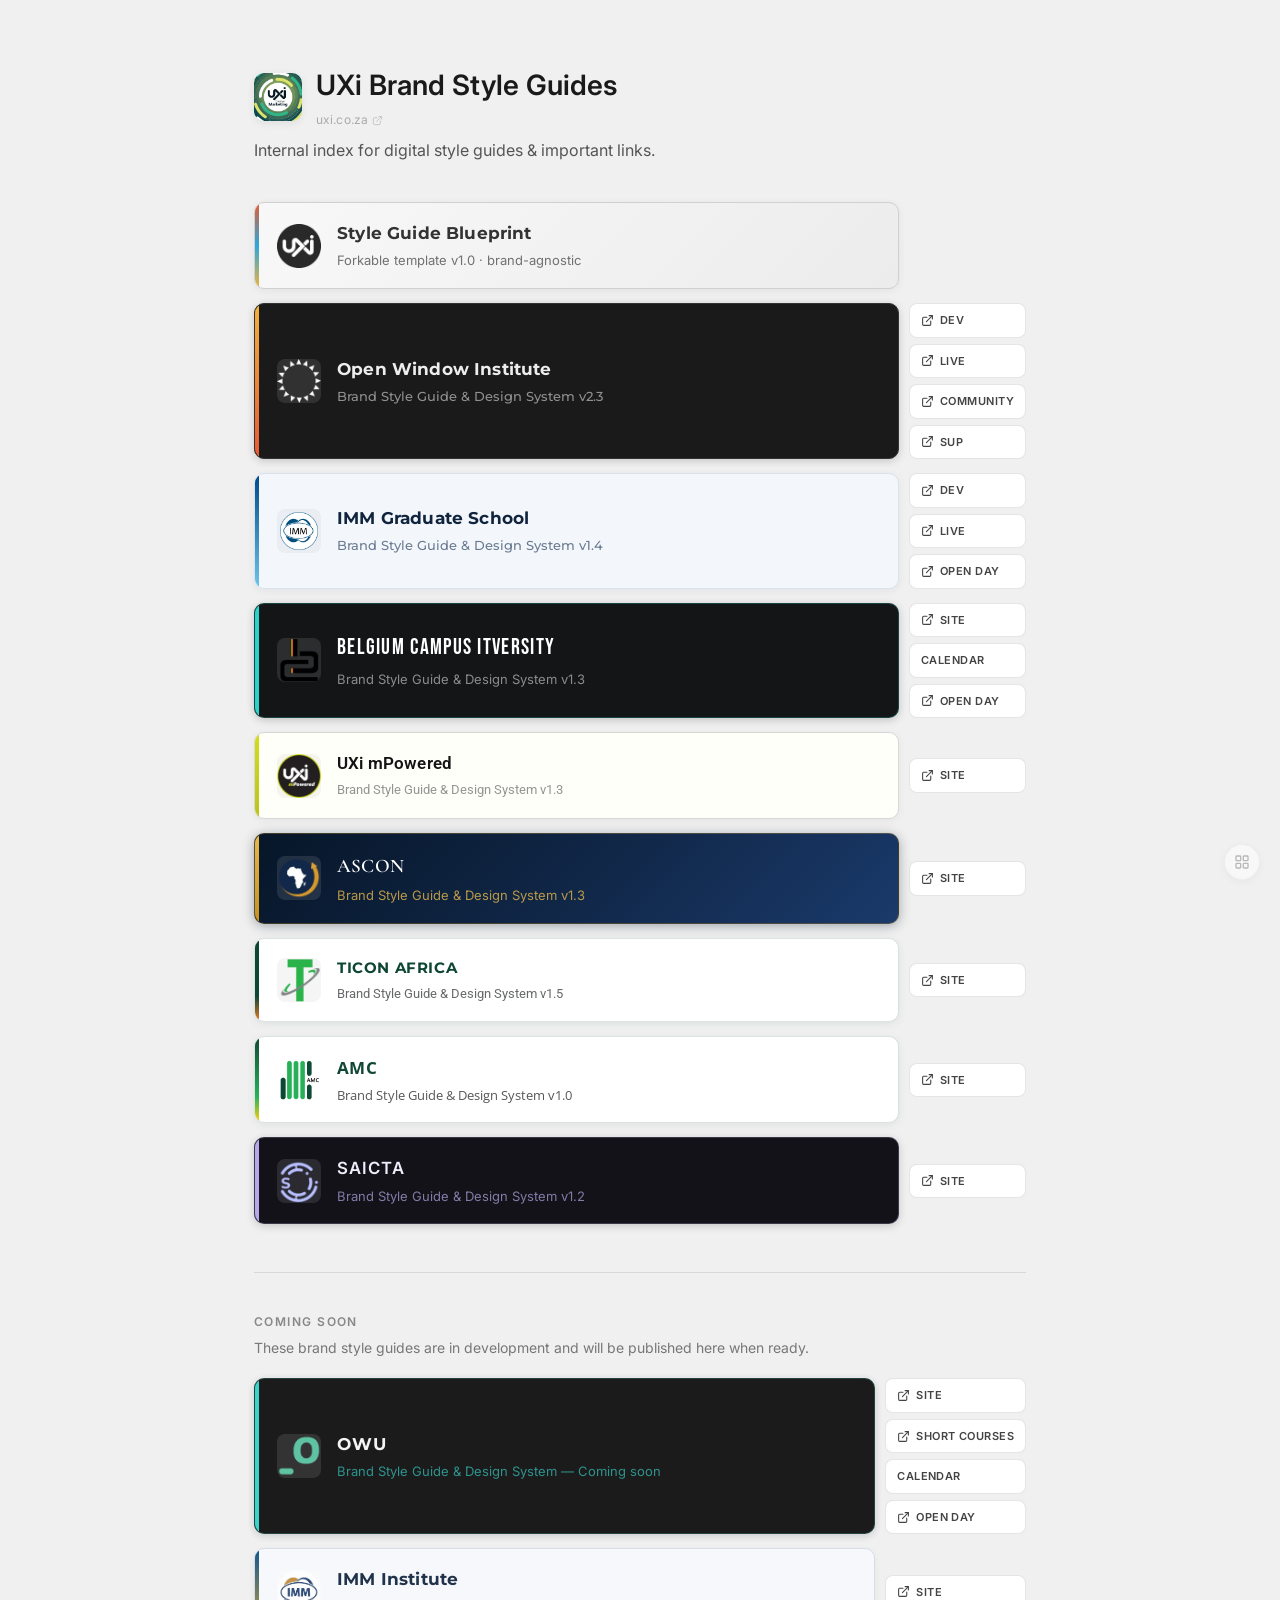
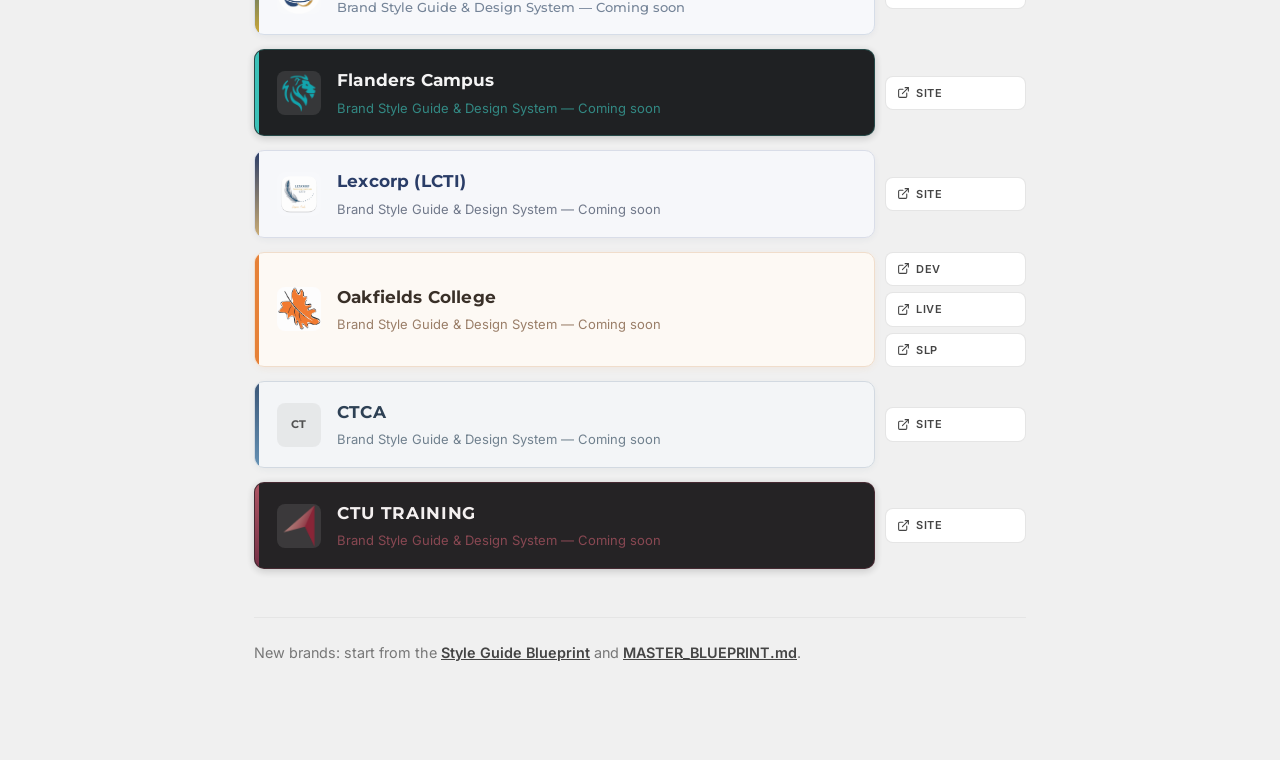
<file: index.html>
<!DOCTYPE html>
<html lang="en">

<head>
  <meta charset="UTF-8">
  <meta name="viewport" content="width=device-width, initial-scale=1.0">
  <title>UXi Brand Style Guides</title>
  <link rel="icon" type="image/jpeg" href="assets/favicons/UXi-Creative-Marketing-favicon.jpg">
  <link rel="stylesheet" href="shared/guide-switcher.css">
  <link rel="preconnect" href="https://fonts.googleapis.com">
  <link rel="preconnect" href="https://fonts.gstatic.com" crossorigin>
  <link
    href="https://fonts.googleapis.com/css2?family=Bebas+Neue&family=Cormorant+Garamond:wght@600&family=Inter:wght@400;500;600&family=Montserrat:wght@600;700&family=Open+Sans:wght@400;600;700;800&family=Roboto:wght@400;500&display=swap"
    rel="stylesheet">
  <link href="https://fonts.cdnfonts.com/css/lemon-milk" rel="stylesheet">
  <style>
    *,
    *::before,
    *::after {
      box-sizing: border-box;
    }

    body {
      margin: 0;
      min-height: 100vh;
      font-family: Inter, -apple-system, BlinkMacSystemFont, 'Segoe UI', Roboto, Helvetica, Arial, sans-serif;
      background: #f0f0f0;
      color: #1a1a1a;
      line-height: 1.5;
    }

    main {
      max-width: 820px;
      margin: 0 auto;
      padding: 64px 24px 96px;
    }

    h1 {
      font-size: 1.75rem;
      font-weight: 600;
      margin: 0;
    }

    .page-title {
      display: flex;
      align-items: center;
      gap: 14px;
      margin-bottom: 8px;
    }

    .page-title-text {
      min-width: 0;
    }

    .page-header-link {
      display: inline-flex;
      align-items: center;
      gap: 4px;
      margin-top: 3px;
      font-size: 0.75rem;
      font-weight: 400;
      color: #aaa;
      text-decoration: none;
      letter-spacing: 0.01em;
      transition: color 0.15s ease;
    }

    .page-header-link:hover,
    .page-header-link:focus-visible {
      color: #777;
      outline: none;
    }

    .page-header-link svg {
      width: 11px;
      height: 11px;
      opacity: 0.65;
    }

    .page-title-icon {
      flex-shrink: 0;
      width: 48px;
      height: 48px;
      object-fit: cover;
      border-radius: 10px;
      box-shadow: 0 2px 8px rgba(0, 0, 0, 0.08);
    }

    .lead {
      margin: 0 0 40px;
      color: #555;
      font-size: 1rem;
    }

    .index-footnote {
      margin: 48px 0 0;
      padding-top: 24px;
      border-top: 1px solid #e5e5e5;
      color: #777;
      font-size: 0.9rem;
    }

    .index-footnote a {
      color: #444;
      font-weight: 600;
    }

    .guide-list {
      list-style: none;
      margin: 0;
      padding: 0;
      display: grid;
      grid-template-columns: 1fr auto;
      gap: 14px 10px;
    }

    .guide-row {
      display: grid;
      grid-template-columns: subgrid;
      grid-column: 1 / -1;
      align-items: stretch;
      gap: 10px;
    }

    .guide-site-links {
      display: flex;
      flex-direction: column;
      justify-content: center;
      gap: 6px;
      flex-shrink: 0;
    }

    .guide-site-link {
      display: inline-flex;
      align-items: center;
      gap: 6px;
      padding: 8px 11px;
      font-size: 0.6875rem;
      font-weight: 600;
      letter-spacing: 0.04em;
      text-transform: uppercase;
      color: #444;
      background: #fff;
      border: 1px solid rgba(0, 0, 0, 0.1);
      border-radius: 8px;
      text-decoration: none;
      white-space: nowrap;
      transition: border-color 0.15s ease, background 0.15s ease, box-shadow 0.15s ease;
    }

    .guide-site-link:hover,
    .guide-site-link:focus-visible {
      border-color: rgba(0, 0, 0, 0.18);
      background: #fafafa;
      box-shadow: 0 2px 8px rgba(0, 0, 0, 0.06);
      outline: none;
    }

    .guide-site-link svg {
      width: 13px;
      height: 13px;
      flex-shrink: 0;
    }

    @media (max-width: 560px) {
      .guide-list {
        grid-template-columns: 1fr;
      }

      .guide-row {
        grid-template-columns: 1fr;
      }

      .guide-site-links {
        flex-direction: row;
        flex-wrap: wrap;
      }
    }

    .guide-card {
      position: relative;
      display: flex;
      align-items: center;
      gap: 16px;
      width: 100%;
      padding: 18px 22px 18px 22px;
      border-radius: 10px;
      color: inherit;
      text-decoration: none;
      overflow: hidden;
      transition: transform 0.18s ease, box-shadow 0.18s ease, border-color 0.18s ease;
    }

    .guide-card::before {
      content: '';
      position: absolute;
      left: 0;
      top: 0;
      bottom: 0;
      width: 4px;
    }

    .guide-card:hover,
    .guide-card:focus-visible {
      transform: translateY(-2px);
      outline: none;
    }

    .guide-card-icon {
      flex-shrink: 0;
      width: 44px;
      height: 44px;
      object-fit: contain;
      border-radius: 8px;
      background: rgba(255, 255, 255, 0.1);
    }

    .guide-card--imm .guide-card-icon,
    .guide-card--mpowered .guide-card-icon,
    .guide-card--ticon .guide-card-icon {
      background: rgba(0, 0, 0, 0.04);
    }

    .guide-card-body {
      min-width: 0;
    }

    .guide-card strong {
      display: block;
      font-size: 1.05rem;
      margin-bottom: 5px;
      letter-spacing: 0.01em;
    }

    .guide-card span {
      display: block;
      font-size: 0.8125rem;
      line-height: 1.45;
      opacity: 0.92;
    }

    /* Style Guide Blueprint — internal, brand-agnostic template */
    .guide-card--blueprint {
      background: linear-gradient(135deg, #f8f8f8 0%, #ececec 100%);
      border: 1px solid #d0d0d0;
      box-shadow: 0 2px 8px rgba(0, 0, 0, 0.06);
    }

    .guide-card--blueprint::before {
      background: linear-gradient(180deg, #E75A33 0%, #27A9DD 50%, #F1B33A 100%);
    }

    .guide-card--blueprint strong {
      font-family: Montserrat, sans-serif;
      font-weight: 700;
      color: #333;
    }

    .guide-card--blueprint span {
      color: #666;
      font-family: Inter, sans-serif;
    }

    .guide-card--blueprint:hover,
    .guide-card--blueprint:focus-visible {
      border-color: #bbb;
      box-shadow: 0 4px 16px rgba(0, 0, 0, 0.1);
    }

    /* Open Window Institute — dark creative, tech orange accent */
    .guide-card--owi {
      background: #1a1a1a;
      border: 1px solid #333;
      box-shadow: 0 2px 8px rgba(0, 0, 0, 0.18);
    }

    .guide-card--owi::before {
      background: linear-gradient(180deg, #f1b33a 0%, #e75a33 100%);
    }

    .guide-card--owi strong {
      font-family: Montserrat, sans-serif;
      font-weight: 700;
      color: #ededed;
    }

    .guide-card--owi span {
      color: #9a9a9a;
      font-family: Montserrat, sans-serif;
      font-weight: 500;
    }

    .guide-card--owi:hover,
    .guide-card--owi:focus-visible {
      border-color: #e75a33;
      box-shadow: 0 8px 24px rgba(231, 90, 51, 0.22);
    }

    /* IMM Graduate School — light academic, navy + blue */
    .guide-card--imm {
      background: #f3f7fc;
      border: 1px solid #d9e2ee;
      box-shadow: 0 2px 8px rgba(16, 36, 62, 0.06);
    }

    .guide-card--imm::before {
      background: linear-gradient(180deg, #004987 0%, #6dc4e9 100%);
    }

    .guide-card--imm strong {
      font-family: Montserrat, sans-serif;
      font-weight: 700;
      color: #10243e;
    }

    .guide-card--imm span {
      color: #5f7188;
      font-family: Montserrat, sans-serif;
      font-weight: 500;
    }

    .guide-card--imm:hover,
    .guide-card--imm:focus-visible {
      border-color: #004987;
      box-shadow: 0 8px 24px rgba(0, 73, 135, 0.14);
    }

    /* Belgium Campus iTversity — near-black, turquoise + yellow */
    .guide-card--bci {
      background: #141517;
      border: 1px solid rgba(42, 210, 201, 0.25);
      box-shadow: 0 2px 8px rgba(0, 0, 0, 0.2);
    }

    .guide-card--bci::before {
      background: #2ad2c9;
    }

    .guide-card--bci strong {
      font-family: 'Bebas Neue', Impact, sans-serif;
      font-weight: 400;
      font-size: 1.35rem;
      letter-spacing: 0.06em;
      text-transform: uppercase;
      color: #fff;
    }

    .guide-card--bci span {
      color: rgba(255, 255, 255, 0.55);
      font-family: Inter, sans-serif;
    }

    .guide-card--bci:hover,
    .guide-card--bci:focus-visible {
      border-color: #ffcb2f;
      box-shadow: 0 8px 24px rgba(42, 210, 201, 0.18);
    }

    /* UXi mPowered — porcelain + lemon-lime */
    .guide-card--mpowered {
      background: #fefff8;
      border: 1px solid #d8d8d8;
      box-shadow: 0 2px 8px rgba(22, 19, 20, 0.05);
    }

    .guide-card--mpowered::before {
      background: linear-gradient(180deg, #d3dd19 0%, #bbc31d 100%);
    }

    .guide-card--mpowered strong {
      font-family: 'Segoe UI', -apple-system, BlinkMacSystemFont, Roboto, sans-serif;
      font-weight: 600;
      color: #161314;
    }

    .guide-card--mpowered span {
      color: #8c8c8c;
      font-family: 'Segoe UI', -apple-system, BlinkMacSystemFont, Roboto, sans-serif;
    }

    .guide-card--mpowered:hover,
    .guide-card--mpowered:focus-visible {
      border-color: #d3dd19;
      box-shadow: 0 8px 24px rgba(211, 221, 25, 0.2);
    }

    /* ASCON — deep navy + continental gold */
    .guide-card--ascon {
      background: linear-gradient(135deg, #071628 0%, #11284a 55%, #1a3a6b 100%);
      border: 1px solid rgba(201, 145, 26, 0.3);
      box-shadow: 0 2px 12px rgba(7, 22, 40, 0.35);
    }

    .guide-card--ascon::before {
      background: linear-gradient(180deg, #e8b84b 0%, #c9911a 100%);
    }

    .guide-card--ascon strong {
      font-family: 'Cormorant Garamond', Georgia, serif;
      font-weight: 600;
      font-size: 1.2rem;
      color: #fff;
    }

    .guide-card--ascon span {
      color: rgba(232, 184, 75, 0.85);
      font-family: Inter, sans-serif;
    }

    .guide-card--ascon:hover,
    .guide-card--ascon:focus-visible {
      border-color: #c9911a;
      box-shadow: 0 8px 28px rgba(201, 145, 26, 0.25);
    }

    /* TICON Africa — forest green + accent orange */
    .guide-card--ticon {
      background: #fff;
      border: 1px solid rgba(14, 70, 52, 0.15);
      box-shadow: 0 2px 8px rgba(14, 70, 52, 0.08);
    }

    .guide-card--ticon::before {
      background: linear-gradient(180deg, #0e4634 70%, #ea7b21 100%);
    }

    .guide-card--ticon strong {
      font-family: 'Lemon Milk', Montserrat, sans-serif;
      font-weight: 700;
      font-size: 0.95rem;
      letter-spacing: 0.04em;
      text-transform: uppercase;
      color: #0e4634;
    }

    .guide-card--ticon span {
      color: #5a5c5e;
      font-family: Roboto, sans-serif;
    }

    .guide-card--ticon:hover,
    .guide-card--ticon:focus-visible {
      border-color: #23b057;
      box-shadow: 0 8px 24px rgba(14, 70, 52, 0.14);
    }

    .coming-soon {
      margin-top: 48px;
      padding-top: 40px;
      border-top: 1px solid rgba(0, 0, 0, 0.1);
    }

    .coming-soon-heading {
      font-size: 0.75rem;
      font-weight: 600;
      letter-spacing: 0.12em;
      text-transform: uppercase;
      color: #888;
      margin: 0 0 6px;
    }

    .coming-soon-lead {
      margin: 0 0 20px;
      font-size: 0.875rem;
      color: #777;
    }

    .guide-card--disabled {
      cursor: default;
      opacity: 0.92;
    }

    .guide-card--disabled:hover,
    .guide-card--disabled:focus-visible {
      transform: none;
    }

    /* AMC — dark green + yellow */
    .guide-card--amc {
      background: #fff;
      border: 1px solid rgba(17, 72, 53, 0.15);
      box-shadow: 0 2px 8px rgba(17, 72, 53, 0.08);
    }

    .guide-card--amc::before {
      background: linear-gradient(180deg, #114835 0%, #27B259 70%, #FFD10C 100%);
    }

    .guide-card--amc strong {
      font-family: 'Open Sans', sans-serif;
      font-weight: 700;
      letter-spacing: 0.02em;
      text-transform: none;
      color: #114835;
    }

    .guide-card--amc span {
      color: #474948;
      font-family: 'Open Sans', sans-serif;
      font-weight: 400;
    }

    .guide-card--amc:hover,
    .guide-card--amc:focus-visible {
      border-color: #27B259;
      box-shadow: 0 8px 24px rgba(17, 72, 53, 0.14);
    }

    /* OWU — dark + turquoise */
    .guide-card--owu {
      background: #0a0a0a;
      border: 1px solid rgba(42, 210, 201, 0.22);
      box-shadow: 0 2px 8px rgba(0, 0, 0, 0.18);
    }

    .guide-card--owu::before {
      background: #2ad2c9;
    }

    .guide-card--owu strong {
      font-family: Montserrat, sans-serif;
      font-weight: 700;
      letter-spacing: 0.06em;
      text-transform: uppercase;
      color: #f5f5f5;
    }

    .guide-card--owu span {
      color: rgba(42, 210, 201, 0.7);
      font-family: Inter, sans-serif;
    }

    /* Lexcorp (LCTI) — navy + gold */
    .guide-card--lexcorp {
      background: #f7f8fb;
      border: 1px solid #d8dce8;
      box-shadow: 0 2px 8px rgba(26, 46, 92, 0.06);
    }

    .guide-card--lexcorp::before {
      background: linear-gradient(180deg, #1a2e5c 0%, #c9a86c 100%);
    }

    .guide-card--lexcorp strong {
      font-family: Montserrat, sans-serif;
      font-weight: 700;
      color: #1a2e5c;
    }

    .guide-card--lexcorp span {
      color: #5a6478;
      font-family: Inter, sans-serif;
    }

    /* IMM Institute — navy + gold */
    .guide-card--immi {
      background: #f8f9fc;
      border: 1px solid #d4dce8;
      box-shadow: 0 2px 8px rgba(16, 36, 62, 0.06);
    }

    .guide-card--immi::before {
      background: linear-gradient(180deg, #004987 0%, #c9a227 100%);
    }

    .guide-card--immi strong {
      font-family: Montserrat, sans-serif;
      font-weight: 700;
      color: #10243e;
    }

    .guide-card--immi span {
      color: #5f7188;
      font-family: Montserrat, sans-serif;
      font-weight: 500;
    }

    /* SAICTA — dark + lavender */
    .guide-card--saicta {
      background: #121218;
      border: 1px solid rgba(183, 169, 232, 0.25);
      box-shadow: 0 2px 8px rgba(0, 0, 0, 0.18);
    }

    .guide-card--saicta::before {
      background: #b7a9e8;
    }

    .guide-card--saicta strong {
      font-family: Inter, sans-serif;
      font-weight: 600;
      letter-spacing: 0.06em;
      text-transform: uppercase;
      color: #f0ecfa;
    }

    .guide-card--saicta span {
      color: rgba(183, 169, 232, 0.75);
      font-family: Inter, sans-serif;
    }

    .guide-card--saicta:hover,
    .guide-card--saicta:focus-visible {
      border-color: #b7a9e8;
      box-shadow: 0 8px 24px rgba(183, 169, 232, 0.18);
    }

    /* Flanders Campus — dark + teal */
    .guide-card--flanders {
      background: #0e1012;
      border: 1px solid rgba(45, 190, 180, 0.25);
      box-shadow: 0 2px 8px rgba(0, 0, 0, 0.2);
    }

    .guide-card--flanders::before {
      background: #2dbeb4;
    }

    .guide-card--flanders strong {
      font-family: Montserrat, sans-serif;
      font-weight: 700;
      color: #f5f5f5;
    }

    .guide-card--flanders span {
      color: rgba(45, 190, 180, 0.7);
      font-family: Inter, sans-serif;
    }

    /* Oakfields College — warm + orange */
    .guide-card--oakfields {
      background: #fffaf5;
      border: 1px solid #f0dcc8;
      box-shadow: 0 2px 8px rgba(230, 120, 40, 0.08);
    }

    .guide-card--oakfields::before {
      background: #e67828;
    }

    .guide-card--oakfields strong {
      font-family: Montserrat, sans-serif;
      font-weight: 700;
      color: #2a2018;
    }

    .guide-card--oakfields span {
      color: #8a6a50;
      font-family: Inter, sans-serif;
    }

    .guide-card-icon--initial {
      display: flex;
      align-items: center;
      justify-content: center;
      font-family: Montserrat, sans-serif;
      font-size: 0.6875rem;
      font-weight: 700;
      letter-spacing: 0.03em;
      color: #444;
      background: rgba(0, 0, 0, 0.06);
    }

    /* CTCA — slate institutional */
    .guide-card--ctca {
      background: #f4f6f8;
      border: 1px solid #d0d8e0;
      box-shadow: 0 2px 8px rgba(40, 60, 80, 0.06);
    }

    .guide-card--ctca::before {
      background: linear-gradient(180deg, #2c4a6e 0%, #5a8ab0 100%);
    }

    .guide-card--ctca strong {
      font-family: Montserrat, sans-serif;
      font-weight: 700;
      color: #1e3348;
    }

    .guide-card--ctca span {
      color: #5a6d7d;
      font-family: Inter, sans-serif;
    }

    /* CTU Training — dark + burgundy */
    .guide-card--ctu {
      background: #141214;
      border: 1px solid rgba(139, 41, 66, 0.3);
      box-shadow: 0 2px 8px rgba(0, 0, 0, 0.2);
    }

    .guide-card--ctu::before {
      background: linear-gradient(180deg, #a84858 0%, #6b2038 100%);
    }

    .guide-card--ctu strong {
      font-family: Montserrat, sans-serif;
      font-weight: 700;
      letter-spacing: 0.04em;
      text-transform: uppercase;
      color: #f5f0f1;
    }

    .guide-card--ctu span {
      color: rgba(168, 72, 88, 0.8);
      font-family: Inter, sans-serif;
    }
  </style>
</head>

<body>
  <main>
    <div class="page-title">
      <img class="page-title-icon" src="assets/favicons/UXi-Creative-Marketing-favicon.jpg" alt="" width="48"
        height="48">
      <div class="page-title-text">
        <h1>UXi Brand Style Guides</h1>
        <a class="page-header-link" href="https://uxi.co.za/" target="_blank" rel="noopener noreferrer"
          title="Open uxi.co.za in new tab">
          uxi.co.za
          <svg xmlns="http://www.w3.org/2000/svg" viewBox="0 0 24 24" fill="none" stroke="currentColor" stroke-width="2"
            stroke-linecap="round" stroke-linejoin="round" aria-hidden="true">
            <path d="M18 13v6a2 2 0 0 1-2 2H5a2 2 0 0 1-2-2V8a2 2 0 0 1 2-2h6" />
            <polyline points="15 3 21 3 21 9" />
            <line x1="10" y1="14" x2="21" y2="3" />
          </svg>
        </a>
      </div>
    </div>
    <p class="lead">Internal index for digital style guides &amp; important links.</p>
    <ul class="guide-list">
      <li class="guide-row">
        <a class="guide-card guide-card--blueprint" href="blueprint-style-guide/">
          <img class="guide-card-icon" src="assets/favicons/UXi-favicon.png" alt="" width="44" height="44">
          <div class="guide-card-body">
            <strong>Style Guide Blueprint</strong>
            <span>Forkable template v1.0 · brand-agnostic</span>
          </div>
        </a>
      </li>
      <li class="guide-row">
        <a class="guide-card guide-card--owi" href="OWI-style-guide/">
          <img class="guide-card-icon" src="assets/favicons/OWI-favicon.png" alt="" width="44" height="44">
          <div class="guide-card-body">
            <strong>Open Window Institute</strong>
            <span>Brand Style Guide &amp; Design System v2.3</span>
          </div>
        </a>
        <div class="guide-site-links">
          <a class="guide-site-link" href="https://ow.uxidevelopment.co.za/" target="_blank" rel="noopener noreferrer"
            title="Open OWI dev site in new tab">
            <svg xmlns="http://www.w3.org/2000/svg" viewBox="0 0 24 24" fill="none" stroke="currentColor"
              stroke-width="2" stroke-linecap="round" stroke-linejoin="round" aria-hidden="true">
              <path d="M18 13v6a2 2 0 0 1-2 2H5a2 2 0 0 1-2-2V8a2 2 0 0 1 2-2h6" />
              <polyline points="15 3 21 3 21 9" />
              <line x1="10" y1="14" x2="21" y2="3" />
            </svg>
            Dev
          </a>
          <a class="guide-site-link" href="https://www.openwindow.co.za/" target="_blank" rel="noopener noreferrer"
            title="Open OWI live site in new tab">
            <svg xmlns="http://www.w3.org/2000/svg" viewBox="0 0 24 24" fill="none" stroke="currentColor"
              stroke-width="2" stroke-linecap="round" stroke-linejoin="round" aria-hidden="true">
              <path d="M18 13v6a2 2 0 0 1-2 2H5a2 2 0 0 1-2-2V8a2 2 0 0 1 2-2h6" />
              <polyline points="15 3 21 3 21 9" />
              <line x1="10" y1="14" x2="21" y2="3" />
            </svg>
            Live
          </a>
          <a class="guide-site-link" href="https://community.openwindow.co.za/" target="_blank"
            rel="noopener noreferrer" title="Open OWI community site in new tab">
            <svg xmlns="http://www.w3.org/2000/svg" viewBox="0 0 24 24" fill="none" stroke="currentColor"
              stroke-width="2" stroke-linecap="round" stroke-linejoin="round" aria-hidden="true">
              <path d="M18 13v6a2 2 0 0 1-2 2H5a2 2 0 0 1-2-2V8a2 2 0 0 1 2-2h6" />
              <polyline points="15 3 21 3 21 9" />
              <line x1="10" y1="14" x2="21" y2="3" />
            </svg>
            Community
          </a>
          <a class="guide-site-link" href="https://ow-sup.uxidevelopment.co.za/" target="_blank"
            rel="noopener noreferrer" title="Open OWI supplementary dev site in new tab">
            <svg xmlns="http://www.w3.org/2000/svg" viewBox="0 0 24 24" fill="none" stroke="currentColor"
              stroke-width="2" stroke-linecap="round" stroke-linejoin="round" aria-hidden="true">
              <path d="M18 13v6a2 2 0 0 1-2 2H5a2 2 0 0 1-2-2V8a2 2 0 0 1 2-2h6" />
              <polyline points="15 3 21 3 21 9" />
              <line x1="10" y1="14" x2="21" y2="3" />
            </svg>
            Sup
          </a>
        </div>
      </li>
      <li class="guide-row">
        <a class="guide-card guide-card--imm" href="IMM-GS-style-guide/">
          <img class="guide-card-icon" src="assets/favicons/IMM-GS-favicon.png" alt="" width="44" height="44">
          <div class="guide-card-body">
            <strong>IMM Graduate School</strong>
            <span>Brand Style Guide &amp; Design System v1.4</span>
          </div>
        </a>
        <div class="guide-site-links">
          <a class="guide-site-link" href="https://imm.uxidevelopment.co.za/" target="_blank" rel="noopener noreferrer"
            title="Open IMM dev site in new tab">
            <svg xmlns="http://www.w3.org/2000/svg" viewBox="0 0 24 24" fill="none" stroke="currentColor"
              stroke-width="2" stroke-linecap="round" stroke-linejoin="round" aria-hidden="true">
              <path d="M18 13v6a2 2 0 0 1-2 2H5a2 2 0 0 1-2-2V8a2 2 0 0 1 2-2h6" />
              <polyline points="15 3 21 3 21 9" />
              <line x1="10" y1="14" x2="21" y2="3" />
            </svg>
            Dev
          </a>
          <a class="guide-site-link" href="https://imm.ac.za/" target="_blank" rel="noopener noreferrer"
            title="Open IMM live site in new tab">
            <svg xmlns="http://www.w3.org/2000/svg" viewBox="0 0 24 24" fill="none" stroke="currentColor"
              stroke-width="2" stroke-linecap="round" stroke-linejoin="round" aria-hidden="true">
              <path d="M18 13v6a2 2 0 0 1-2 2H5a2 2 0 0 1-2-2V8a2 2 0 0 1 2-2h6" />
              <polyline points="15 3 21 3 21 9" />
              <line x1="10" y1="14" x2="21" y2="3" />
            </svg>
            Live
          </a>
          <a class="guide-site-link" href="https://immopenday.co.za/" target="_blank" rel="noopener noreferrer"
            title="Open IMM open day platform in new tab">
            <svg xmlns="http://www.w3.org/2000/svg" viewBox="0 0 24 24" fill="none" stroke="currentColor"
              stroke-width="2" stroke-linecap="round" stroke-linejoin="round" aria-hidden="true">
              <path d="M18 13v6a2 2 0 0 1-2 2H5a2 2 0 0 1-2-2V8a2 2 0 0 1 2-2h6" />
              <polyline points="15 3 21 3 21 9" />
              <line x1="10" y1="14" x2="21" y2="3" />
            </svg>
            Open day
          </a>
        </div>
      </li>
      <li class="guide-row">
        <a class="guide-card guide-card--bci" href="BCi-style-guide/">
          <img class="guide-card-icon" src="assets/favicons/BCi-favicon.png" alt="" width="44" height="44">
          <div class="guide-card-body">
            <strong>Belgium Campus iTversity</strong>
            <span>Brand Style Guide &amp; Design System v1.3</span>
          </div>
        </a>
        <div class="guide-site-links">
          <a class="guide-site-link" href="https://www.belgiumcampus.ac.za/" target="_blank" rel="noopener noreferrer"
            title="Open Belgium Campus website in new tab">
            <svg xmlns="http://www.w3.org/2000/svg" viewBox="0 0 24 24" fill="none" stroke="currentColor"
              stroke-width="2" stroke-linecap="round" stroke-linejoin="round" aria-hidden="true">
              <path d="M18 13v6a2 2 0 0 1-2 2H5a2 2 0 0 1-2-2V8a2 2 0 0 1 2-2h6" />
              <polyline points="15 3 21 3 21 9" />
              <line x1="10" y1="14" x2="21" y2="3" />
            </svg>
            Site
          </a>
          <a class="guide-site-link" href="Calendars/BCi/" title="Open BCi calendar">
            Calendar
          </a>
          <a class="guide-site-link" href="https://openday.belgiumcampus.ac.za/" target="_blank"
            rel="noopener noreferrer" title="Open BCi open day platform in new tab">
            <svg xmlns="http://www.w3.org/2000/svg" viewBox="0 0 24 24" fill="none" stroke="currentColor"
              stroke-width="2" stroke-linecap="round" stroke-linejoin="round" aria-hidden="true">
              <path d="M18 13v6a2 2 0 0 1-2 2H5a2 2 0 0 1-2-2V8a2 2 0 0 1 2-2h6" />
              <polyline points="15 3 21 3 21 9" />
              <line x1="10" y1="14" x2="21" y2="3" />
            </svg>
            Open day
          </a>
        </div>
      </li>
      <li class="guide-row">
        <a class="guide-card guide-card--mpowered" href="mPowered-style-guide/">
          <img class="guide-card-icon" src="assets/favicons/mPowered-favicon.png" alt="" width="44" height="44">
          <div class="guide-card-body">
            <strong>UXi mPowered</strong>
            <span>Brand Style Guide &amp; Design System v1.3</span>
          </div>
        </a>
        <div class="guide-site-links">
          <a class="guide-site-link" href="https://uxi-mpowered.co.za/" target="_blank" rel="noopener noreferrer"
            title="Open UXi mPowered website in new tab">
            <svg xmlns="http://www.w3.org/2000/svg" viewBox="0 0 24 24" fill="none" stroke="currentColor"
              stroke-width="2" stroke-linecap="round" stroke-linejoin="round" aria-hidden="true">
              <path d="M18 13v6a2 2 0 0 1-2 2H5a2 2 0 0 1-2-2V8a2 2 0 0 1 2-2h6" />
              <polyline points="15 3 21 3 21 9" />
              <line x1="10" y1="14" x2="21" y2="3" />
            </svg>
            Site
          </a>
        </div>
      </li>
      <li class="guide-row">
        <a class="guide-card guide-card--ascon" href="ASCON-style-guide/">
          <img class="guide-card-icon" src="assets/favicons/ASCON-favicon.png" alt="" width="44" height="44">
          <div class="guide-card-body">
            <strong>ASCON</strong>
            <span>Brand Style Guide &amp; Design System v1.3</span>
          </div>
        </a>
        <div class="guide-site-links">
          <a class="guide-site-link" href="https://asconafrica.org/" target="_blank" rel="noopener noreferrer"
            title="Open ASCON website in new tab">
            <svg xmlns="http://www.w3.org/2000/svg" viewBox="0 0 24 24" fill="none" stroke="currentColor"
              stroke-width="2" stroke-linecap="round" stroke-linejoin="round" aria-hidden="true">
              <path d="M18 13v6a2 2 0 0 1-2 2H5a2 2 0 0 1-2-2V8a2 2 0 0 1 2-2h6" />
              <polyline points="15 3 21 3 21 9" />
              <line x1="10" y1="14" x2="21" y2="3" />
            </svg>
            Site
          </a>
        </div>
      </li>
      <li class="guide-row">
        <a class="guide-card guide-card--ticon" href="TICON-Africa-style-guide/">
          <img class="guide-card-icon" src="assets/favicons/TICON-Africa-favicon.png" alt="" width="44" height="44">
          <div class="guide-card-body">
            <strong>TICON Africa</strong>
            <span>Brand Style Guide &amp; Design System v1.5</span>
          </div>
        </a>
        <div class="guide-site-links">
          <a class="guide-site-link" href="https://ticonafrica.org/" target="_blank" rel="noopener noreferrer"
            title="Open TICON Africa website in new tab">
            <svg xmlns="http://www.w3.org/2000/svg" viewBox="0 0 24 24" fill="none" stroke="currentColor"
              stroke-width="2" stroke-linecap="round" stroke-linejoin="round" aria-hidden="true">
              <path d="M18 13v6a2 2 0 0 1-2 2H5a2 2 0 0 1-2-2V8a2 2 0 0 1 2-2h6" />
              <polyline points="15 3 21 3 21 9" />
              <line x1="10" y1="14" x2="21" y2="3" />
            </svg>
            Site
          </a>
        </div>
      </li>
      <li class="guide-row">
        <a class="guide-card guide-card--amc" href="AMC-style-guide/">
          <img class="guide-card-icon" src="assets/favicons/AMC-favicon.png" alt="" width="44" height="44">
          <div class="guide-card-body">
            <strong>AMC</strong>
            <span>Brand Style Guide &amp; Design System v1.0</span>
          </div>
        </a>
        <div class="guide-site-links">
          <a class="guide-site-link" href="https://africanmarketingconfederation.org/" target="_blank"
            rel="noopener noreferrer" title="Open AMC website in new tab">
            <svg xmlns="http://www.w3.org/2000/svg" viewBox="0 0 24 24" fill="none" stroke="currentColor"
              stroke-width="2" stroke-linecap="round" stroke-linejoin="round" aria-hidden="true">
              <path d="M18 13v6a2 2 0 0 1-2 2H5a2 2 0 0 1-2-2V8a2 2 0 0 1 2-2h6" />
              <polyline points="15 3 21 3 21 9" />
              <line x1="10" y1="14" x2="21" y2="3" />
            </svg>
            Site
          </a>
        </div>
      </li>
      <li class="guide-row">
        <a class="guide-card guide-card--saicta" href="SAICTA-style-guide/">
          <img class="guide-card-icon" src="assets/favicons/SAICTA-favicoon.png" alt="" width="44" height="44">
          <div class="guide-card-body">
            <strong>SAICTA</strong>
            <span>Brand Style Guide &amp; Design System v1.2</span>
          </div>
        </a>
        <div class="guide-site-links">
          <a class="guide-site-link" href="https://www.saicta.org/" target="_blank" rel="noopener noreferrer"
            title="Open SAICTA website in new tab">
            <svg xmlns="http://www.w3.org/2000/svg" viewBox="0 0 24 24" fill="none" stroke="currentColor"
              stroke-width="2" stroke-linecap="round" stroke-linejoin="round" aria-hidden="true">
              <path d="M18 13v6a2 2 0 0 1-2 2H5a2 2 0 0 1-2-2V8a2 2 0 0 1 2-2h6" />
              <polyline points="15 3 21 3 21 9" />
              <line x1="10" y1="14" x2="21" y2="3" />
            </svg>
            Site
          </a>
        </div>
      </li>
    </ul>

    <section class="coming-soon" aria-labelledby="coming-soon-heading">
      <h2 class="coming-soon-heading" id="coming-soon-heading">Coming Soon</h2>
      <p class="coming-soon-lead">These brand style guides are in development and will be published here when ready.</p>
      <ul class="guide-list">
        <li class="guide-row">
          <div class="guide-card guide-card--owu guide-card--disabled" aria-disabled="true">
            <img class="guide-card-icon" src="assets/favicons/OWU-favicon.png" alt="" width="44" height="44">
            <div class="guide-card-body">
              <strong>OWU</strong>
              <span>Brand Style Guide &amp; Design System — Coming soon</span>
            </div>
          </div>
          <div class="guide-site-links">
            <a class="guide-site-link" href="https://owu.edu.zm/" target="_blank" rel="noopener noreferrer"
              title="Open OWU website in new tab">
              <svg xmlns="http://www.w3.org/2000/svg" viewBox="0 0 24 24" fill="none" stroke="currentColor"
                stroke-width="2" stroke-linecap="round" stroke-linejoin="round" aria-hidden="true">
                <path d="M18 13v6a2 2 0 0 1-2 2H5a2 2 0 0 1-2-2V8a2 2 0 0 1 2-2h6" />
                <polyline points="15 3 21 3 21 9" />
                <line x1="10" y1="14" x2="21" y2="3" />
              </svg>
              Site
            </a>
            <a class="guide-site-link" href="https://shortcourses.owu.edu.zm/" target="_blank" rel="noopener noreferrer"
              title="Open OWU short courses site in new tab">
              <svg xmlns="http://www.w3.org/2000/svg" viewBox="0 0 24 24" fill="none" stroke="currentColor"
                stroke-width="2" stroke-linecap="round" stroke-linejoin="round" aria-hidden="true">
                <path d="M18 13v6a2 2 0 0 1-2 2H5a2 2 0 0 1-2-2V8a2 2 0 0 1 2-2h6" />
                <polyline points="15 3 21 3 21 9" />
                <line x1="10" y1="14" x2="21" y2="3" />
              </svg>
              Short courses
            </a>
            <a class="guide-site-link" href="Calendars/OWU/" title="Open OWU calendar">
              Calendar
            </a>
            <a class="guide-site-link" href="https://openday.owu.edu.zm/" target="_blank" rel="noopener noreferrer"
              title="Open OWU open day platform in new tab">
              <svg xmlns="http://www.w3.org/2000/svg" viewBox="0 0 24 24" fill="none" stroke="currentColor"
                stroke-width="2" stroke-linecap="round" stroke-linejoin="round" aria-hidden="true">
                <path d="M18 13v6a2 2 0 0 1-2 2H5a2 2 0 0 1-2-2V8a2 2 0 0 1 2-2h6" />
                <polyline points="15 3 21 3 21 9" />
                <line x1="10" y1="14" x2="21" y2="3" />
              </svg>
              Open day
            </a>
          </div>
        </li>
        <li class="guide-row">
          <div class="guide-card guide-card--immi guide-card--disabled" aria-disabled="true">
            <img class="guide-card-icon" src="assets/favicons/IMM-I-favicon.png" alt="" width="44" height="44">
            <div class="guide-card-body">
              <strong>IMM Institute</strong>
              <span>Brand Style Guide &amp; Design System — Coming soon</span>
            </div>
          </div>
          <div class="guide-site-links">
            <a class="guide-site-link" href="https://imminstitute.co.za/" target="_blank" rel="noopener noreferrer"
              title="Open IMM Institute website in new tab">
              <svg xmlns="http://www.w3.org/2000/svg" viewBox="0 0 24 24" fill="none" stroke="currentColor"
                stroke-width="2" stroke-linecap="round" stroke-linejoin="round" aria-hidden="true">
                <path d="M18 13v6a2 2 0 0 1-2 2H5a2 2 0 0 1-2-2V8a2 2 0 0 1 2-2h6" />
                <polyline points="15 3 21 3 21 9" />
                <line x1="10" y1="14" x2="21" y2="3" />
              </svg>
              Site
            </a>
          </div>
        </li>
        <li class="guide-row">
          <div class="guide-card guide-card--flanders guide-card--disabled" aria-disabled="true">
            <img class="guide-card-icon" src="assets/favicons/Flanders-Campus-favicon.png" alt="" width="44"
              height="44">
            <div class="guide-card-body">
              <strong>Flanders Campus</strong>
              <span>Brand Style Guide &amp; Design System — Coming soon</span>
            </div>
          </div>
          <div class="guide-site-links">
            <a class="guide-site-link" href="https://flanderscampus.co.za/" target="_blank" rel="noopener noreferrer"
              title="Open Flanders Campus website in new tab">
              <svg xmlns="http://www.w3.org/2000/svg" viewBox="0 0 24 24" fill="none" stroke="currentColor"
                stroke-width="2" stroke-linecap="round" stroke-linejoin="round" aria-hidden="true">
                <path d="M18 13v6a2 2 0 0 1-2 2H5a2 2 0 0 1-2-2V8a2 2 0 0 1 2-2h6" />
                <polyline points="15 3 21 3 21 9" />
                <line x1="10" y1="14" x2="21" y2="3" />
              </svg>
              Site
            </a>
          </div>
        </li>
        <li class="guide-row">
          <div class="guide-card guide-card--lexcorp guide-card--disabled" aria-disabled="true">
            <img class="guide-card-icon" src="assets/favicons/Lexcorp-favicon.png" alt="" width="44" height="44">
            <div class="guide-card-body">
              <strong>Lexcorp (LCTI)</strong>
              <span>Brand Style Guide &amp; Design System — Coming soon</span>
            </div>
          </div>
          <div class="guide-site-links">
            <a class="guide-site-link" href="https://www.lcti.mu/" target="_blank" rel="noopener noreferrer"
              title="Open Lexcorp (LCTI) website in new tab">
              <svg xmlns="http://www.w3.org/2000/svg" viewBox="0 0 24 24" fill="none" stroke="currentColor"
                stroke-width="2" stroke-linecap="round" stroke-linejoin="round" aria-hidden="true">
                <path d="M18 13v6a2 2 0 0 1-2 2H5a2 2 0 0 1-2-2V8a2 2 0 0 1 2-2h6" />
                <polyline points="15 3 21 3 21 9" />
                <line x1="10" y1="14" x2="21" y2="3" />
              </svg>
              Site
            </a>
          </div>
        </li>
        <li class="guide-row">
          <div class="guide-card guide-card--oakfields guide-card--disabled" aria-disabled="true">
            <img class="guide-card-icon" src="assets/favicons/Oakfields-College-favicon.png" alt="" width="44"
              height="44">
            <div class="guide-card-body">
              <strong>Oakfields College</strong>
              <span>Brand Style Guide &amp; Design System — Coming soon</span>
            </div>
          </div>
          <div class="guide-site-links">
            <a class="guide-site-link" href="https://oakfields.uxidevelopment.co.za/" target="_blank"
              rel="noopener noreferrer" title="Open Oakfields dev site in new tab">
              <svg xmlns="http://www.w3.org/2000/svg" viewBox="0 0 24 24" fill="none" stroke="currentColor"
                stroke-width="2" stroke-linecap="round" stroke-linejoin="round" aria-hidden="true">
                <path d="M18 13v6a2 2 0 0 1-2 2H5a2 2 0 0 1-2-2V8a2 2 0 0 1 2-2h6" />
                <polyline points="15 3 21 3 21 9" />
                <line x1="10" y1="14" x2="21" y2="3" />
              </svg>
              Dev
            </a>
            <a class="guide-site-link" href="https://www.oakfieldscollege.co.za/" target="_blank"
              rel="noopener noreferrer" title="Open Oakfields live site in new tab">
              <svg xmlns="http://www.w3.org/2000/svg" viewBox="0 0 24 24" fill="none" stroke="currentColor"
                stroke-width="2" stroke-linecap="round" stroke-linejoin="round" aria-hidden="true">
                <path d="M18 13v6a2 2 0 0 1-2 2H5a2 2 0 0 1-2-2V8a2 2 0 0 1 2-2h6" />
                <polyline points="15 3 21 3 21 9" />
                <line x1="10" y1="14" x2="21" y2="3" />
              </svg>
              Live
            </a>
            <a class="guide-site-link" href="https://slp.oakfieldscollege.co.za/" target="_blank"
              rel="noopener noreferrer" title="Open Oakfields SLP site in new tab">
              <svg xmlns="http://www.w3.org/2000/svg" viewBox="0 0 24 24" fill="none" stroke="currentColor"
                stroke-width="2" stroke-linecap="round" stroke-linejoin="round" aria-hidden="true">
                <path d="M18 13v6a2 2 0 0 1-2 2H5a2 2 0 0 1-2-2V8a2 2 0 0 1 2-2h6" />
                <polyline points="15 3 21 3 21 9" />
                <line x1="10" y1="14" x2="21" y2="3" />
              </svg>
              SLP
            </a>
          </div>
        </li>
        <li class="guide-row">
          <div class="guide-card guide-card--ctca guide-card--disabled" aria-disabled="true">
            <div class="guide-card-icon guide-card-icon--initial" aria-hidden="true">CT</div>
            <div class="guide-card-body">
              <strong>CTCA</strong>
              <span>Brand Style Guide &amp; Design System — Coming soon</span>
            </div>
          </div>
          <div class="guide-site-links">
            <a class="guide-site-link" href="https://ctca.ac.za/" target="_blank" rel="noopener noreferrer"
              title="Open CTCA website in new tab">
              <svg xmlns="http://www.w3.org/2000/svg" viewBox="0 0 24 24" fill="none" stroke="currentColor"
                stroke-width="2" stroke-linecap="round" stroke-linejoin="round" aria-hidden="true">
                <path d="M18 13v6a2 2 0 0 1-2 2H5a2 2 0 0 1-2-2V8a2 2 0 0 1 2-2h6" />
                <polyline points="15 3 21 3 21 9" />
                <line x1="10" y1="14" x2="21" y2="3" />
              </svg>
              Site
            </a>
          </div>
        </li>
        <li class="guide-row">
          <div class="guide-card guide-card--ctu guide-card--disabled" aria-disabled="true">
            <img class="guide-card-icon" src="assets/favicons/CTU-favicon.png" alt="" width="44" height="44">
            <div class="guide-card-body">
              <strong>CTU Training</strong>
              <span>Brand Style Guide &amp; Design System — Coming soon</span>
            </div>
          </div>
          <div class="guide-site-links">
            <a class="guide-site-link" href="https://ctutraining.ac.za/" target="_blank" rel="noopener noreferrer"
              title="Open CTU Training website in new tab">
              <svg xmlns="http://www.w3.org/2000/svg" viewBox="0 0 24 24" fill="none" stroke="currentColor"
                stroke-width="2" stroke-linecap="round" stroke-linejoin="round" aria-hidden="true">
                <path d="M18 13v6a2 2 0 0 1-2 2H5a2 2 0 0 1-2-2V8a2 2 0 0 1 2-2h6" />
                <polyline points="15 3 21 3 21 9" />
                <line x1="10" y1="14" x2="21" y2="3" />
              </svg>
              Site
            </a>
          </div>
        </li>
      </ul>
    </section>
    <p class="index-footnote">New brands: start from the <a href="blueprint-style-guide/">Style Guide Blueprint</a> and <a href="MASTER_BLUEPRINT.md">MASTER_BLUEPRINT.md</a>.</p>
  </main>
  <script src="shared/guide-switcher.js" defer></script>
</body>

</html>
</file>
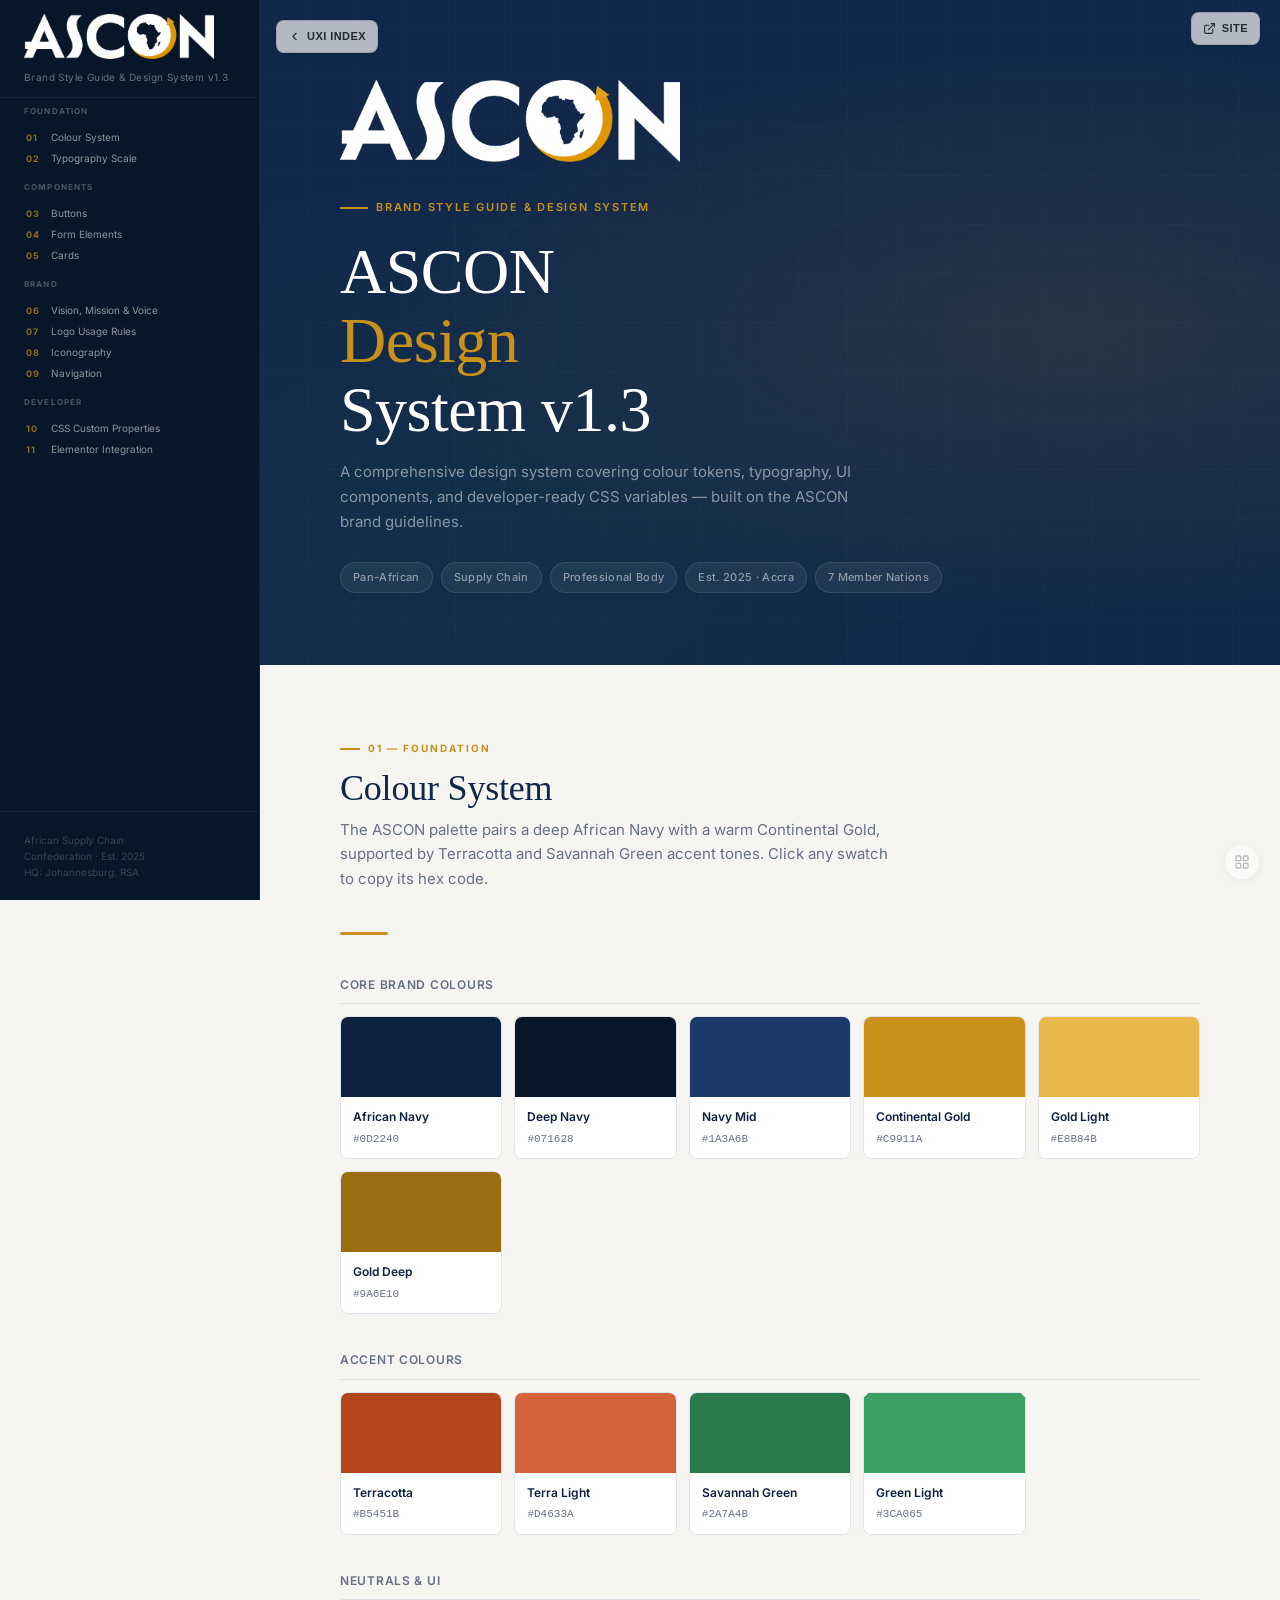
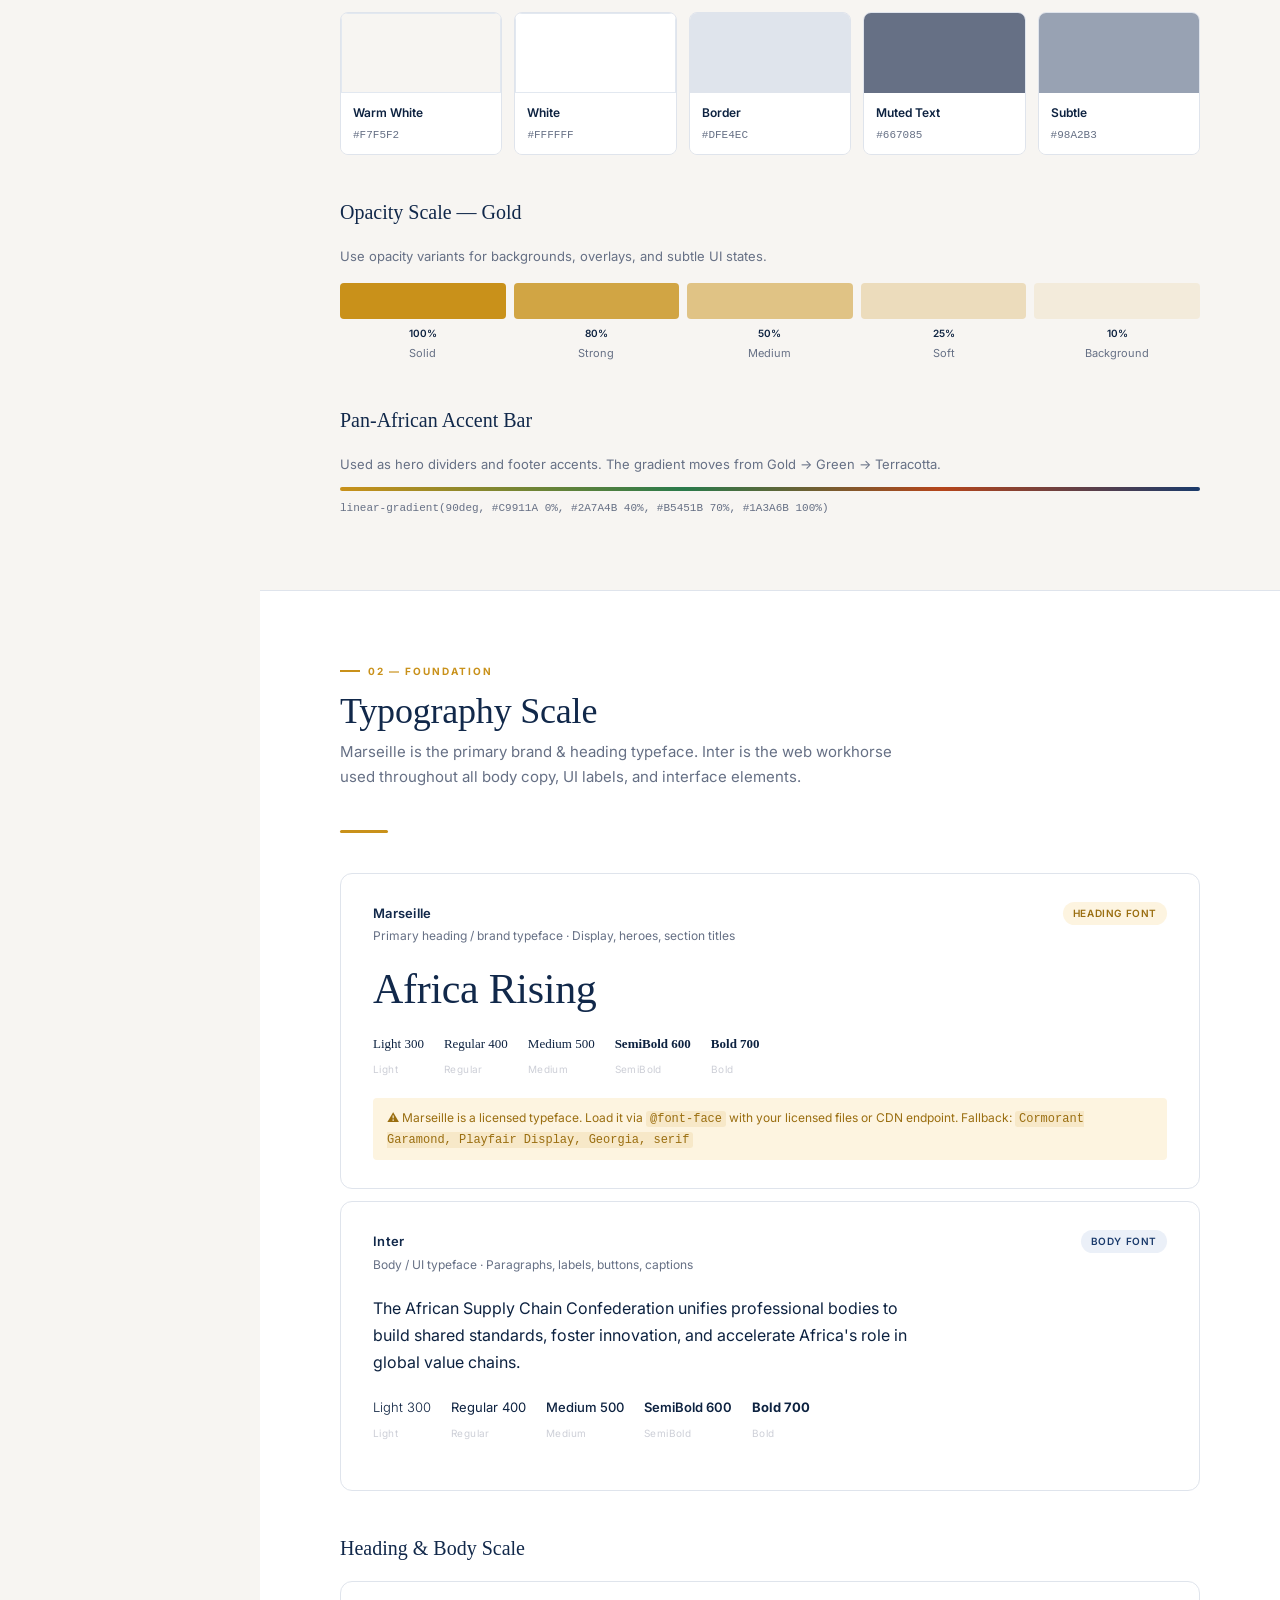
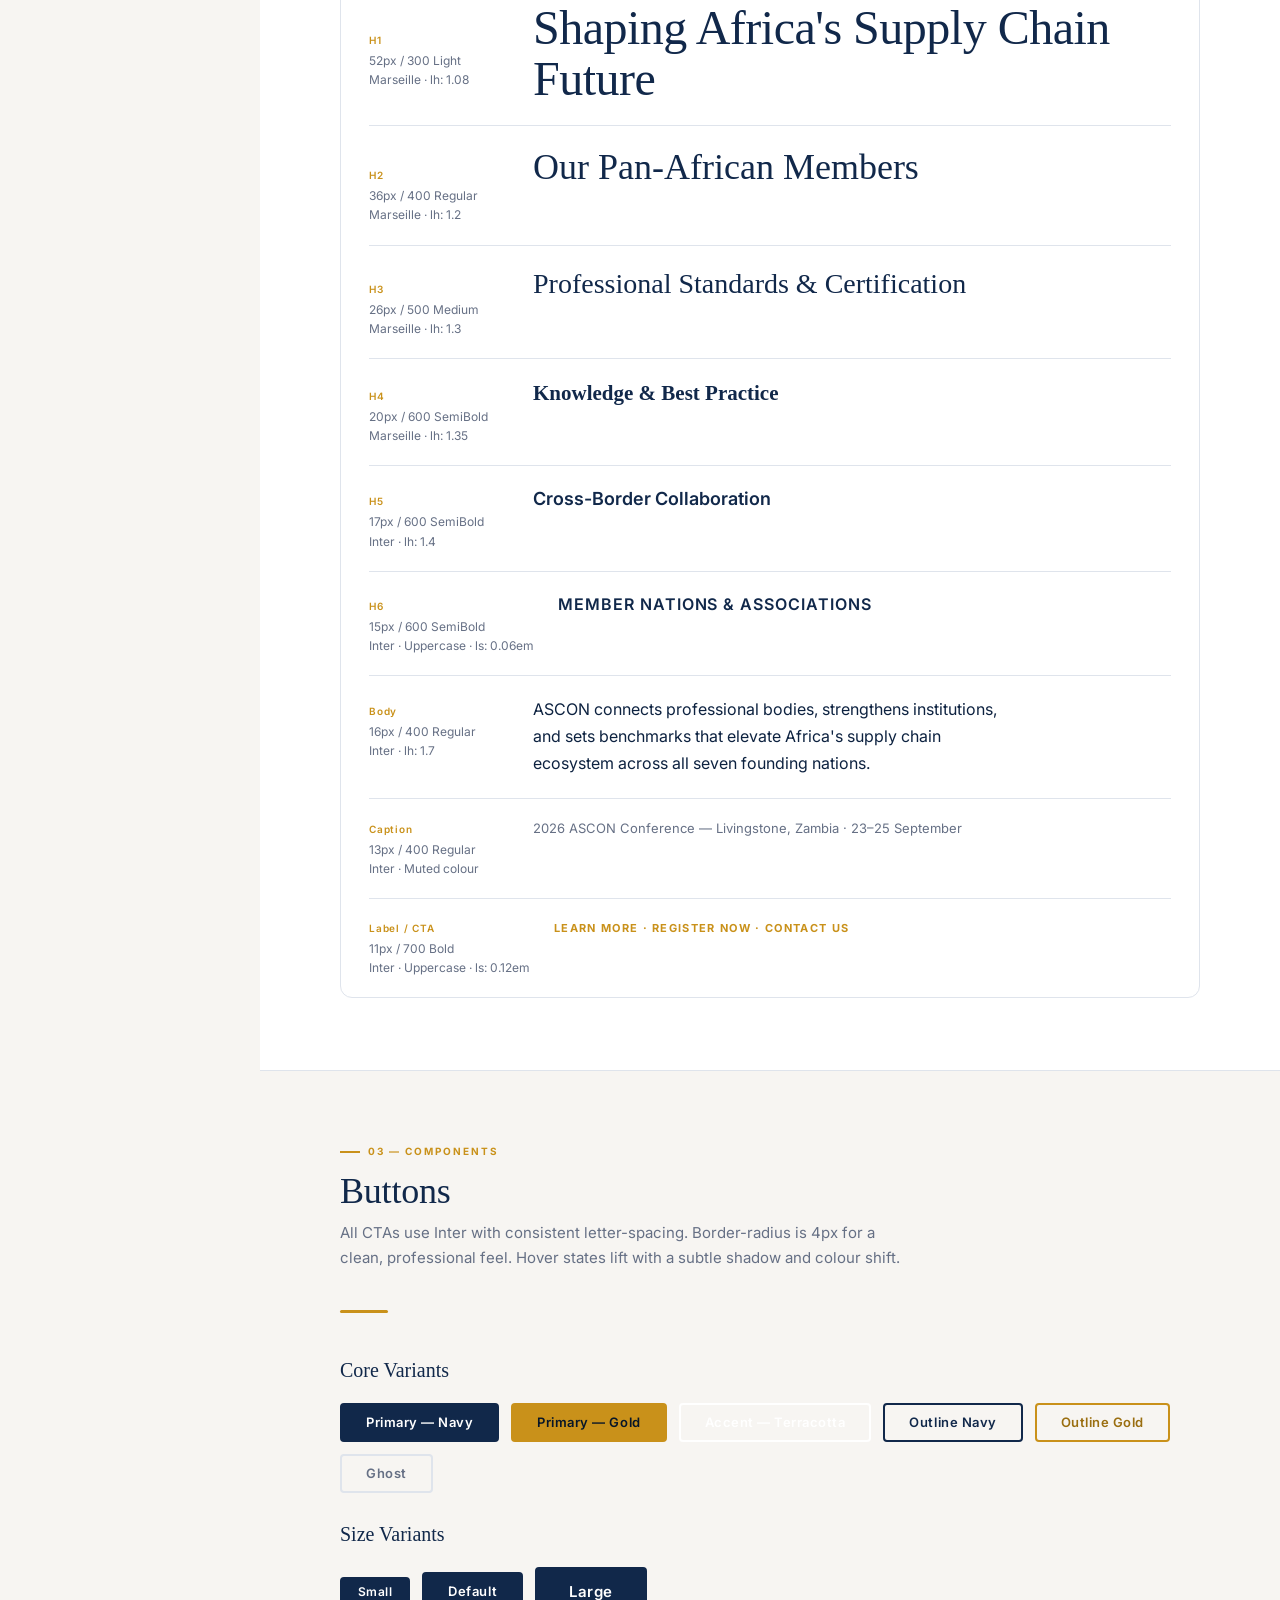
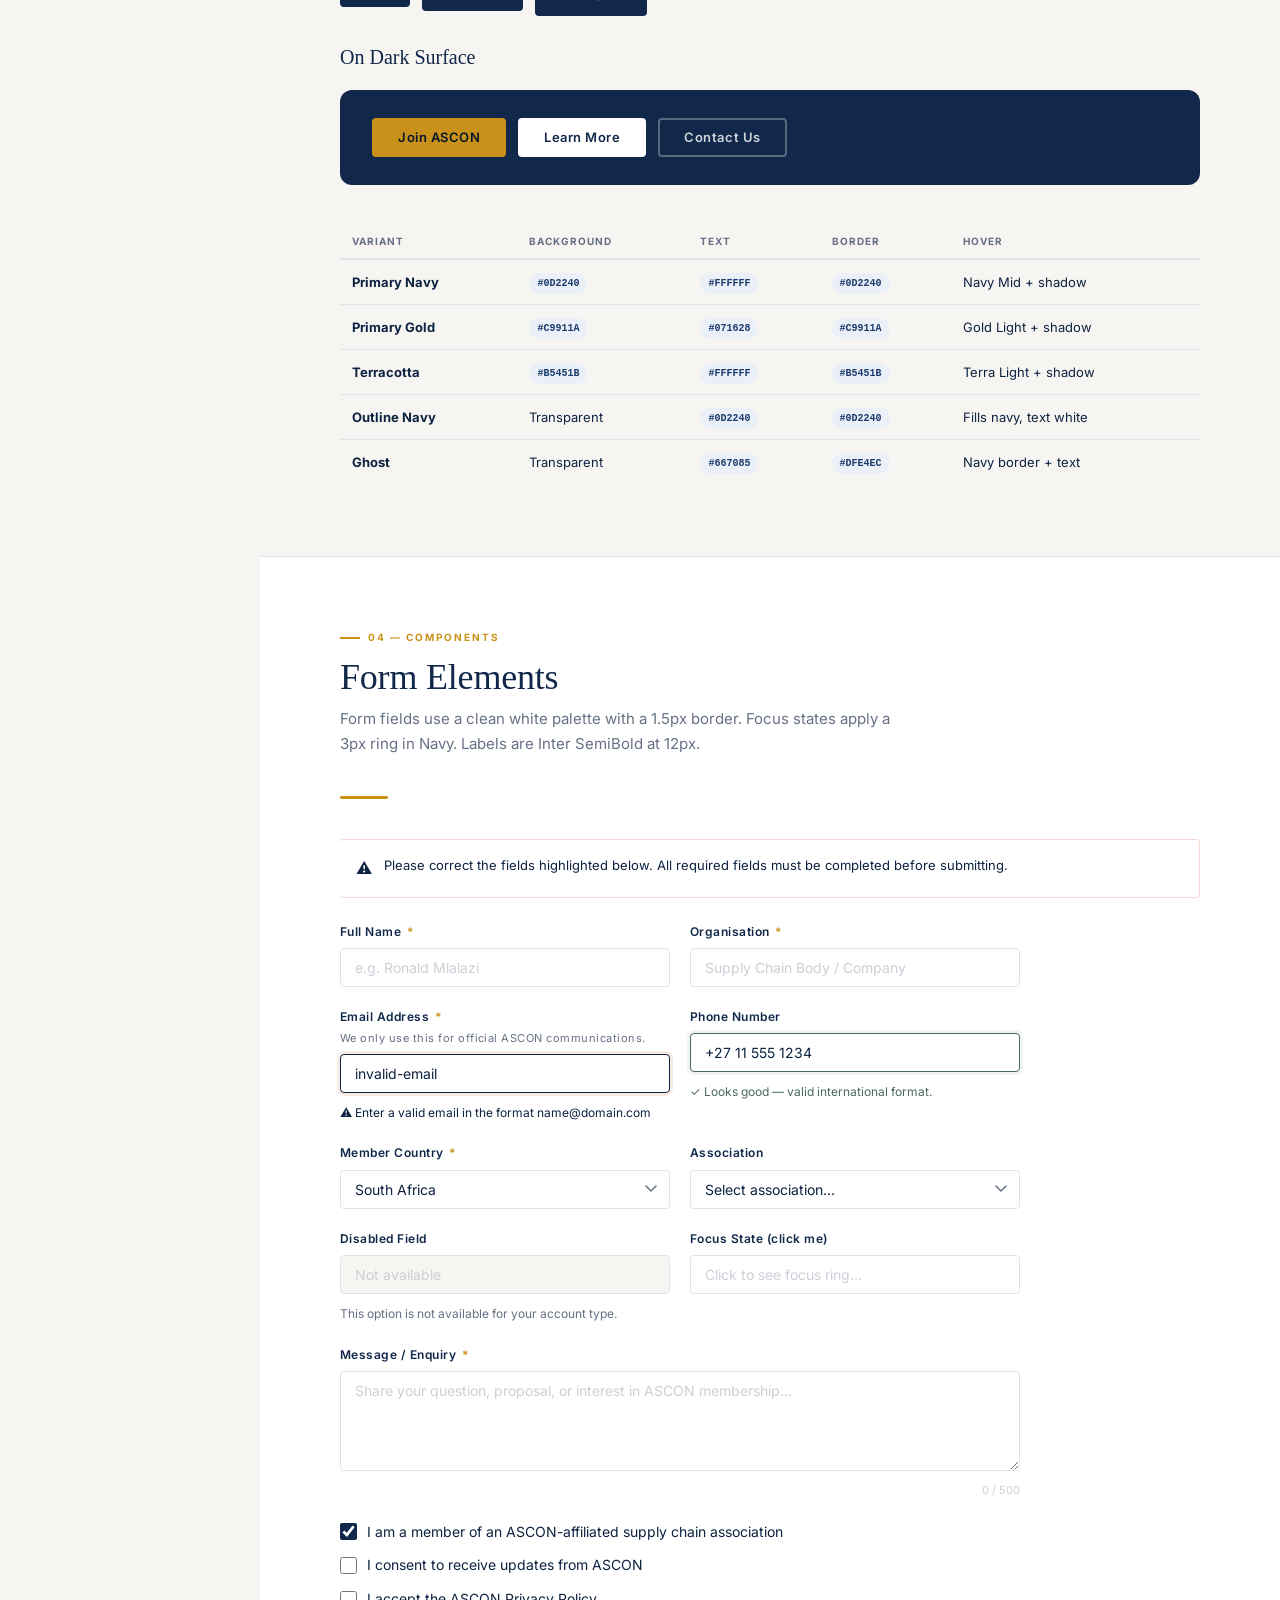
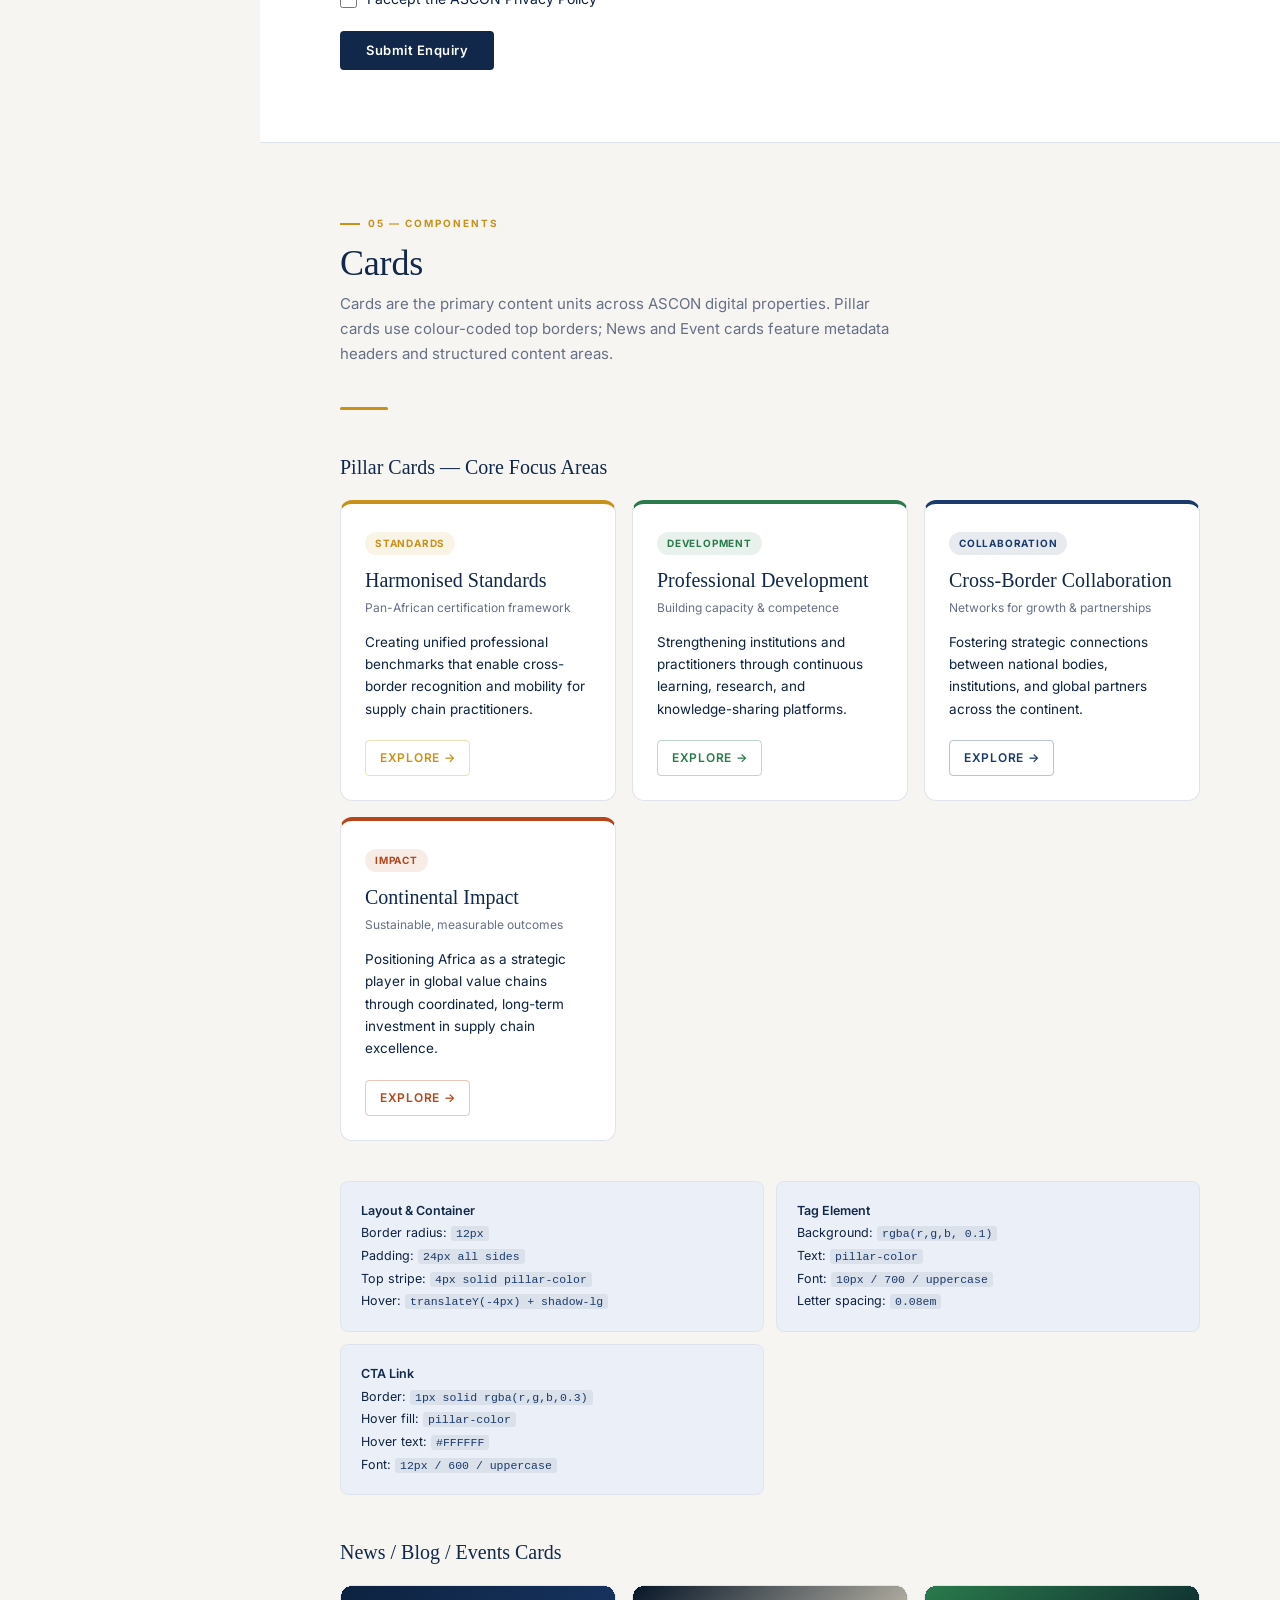
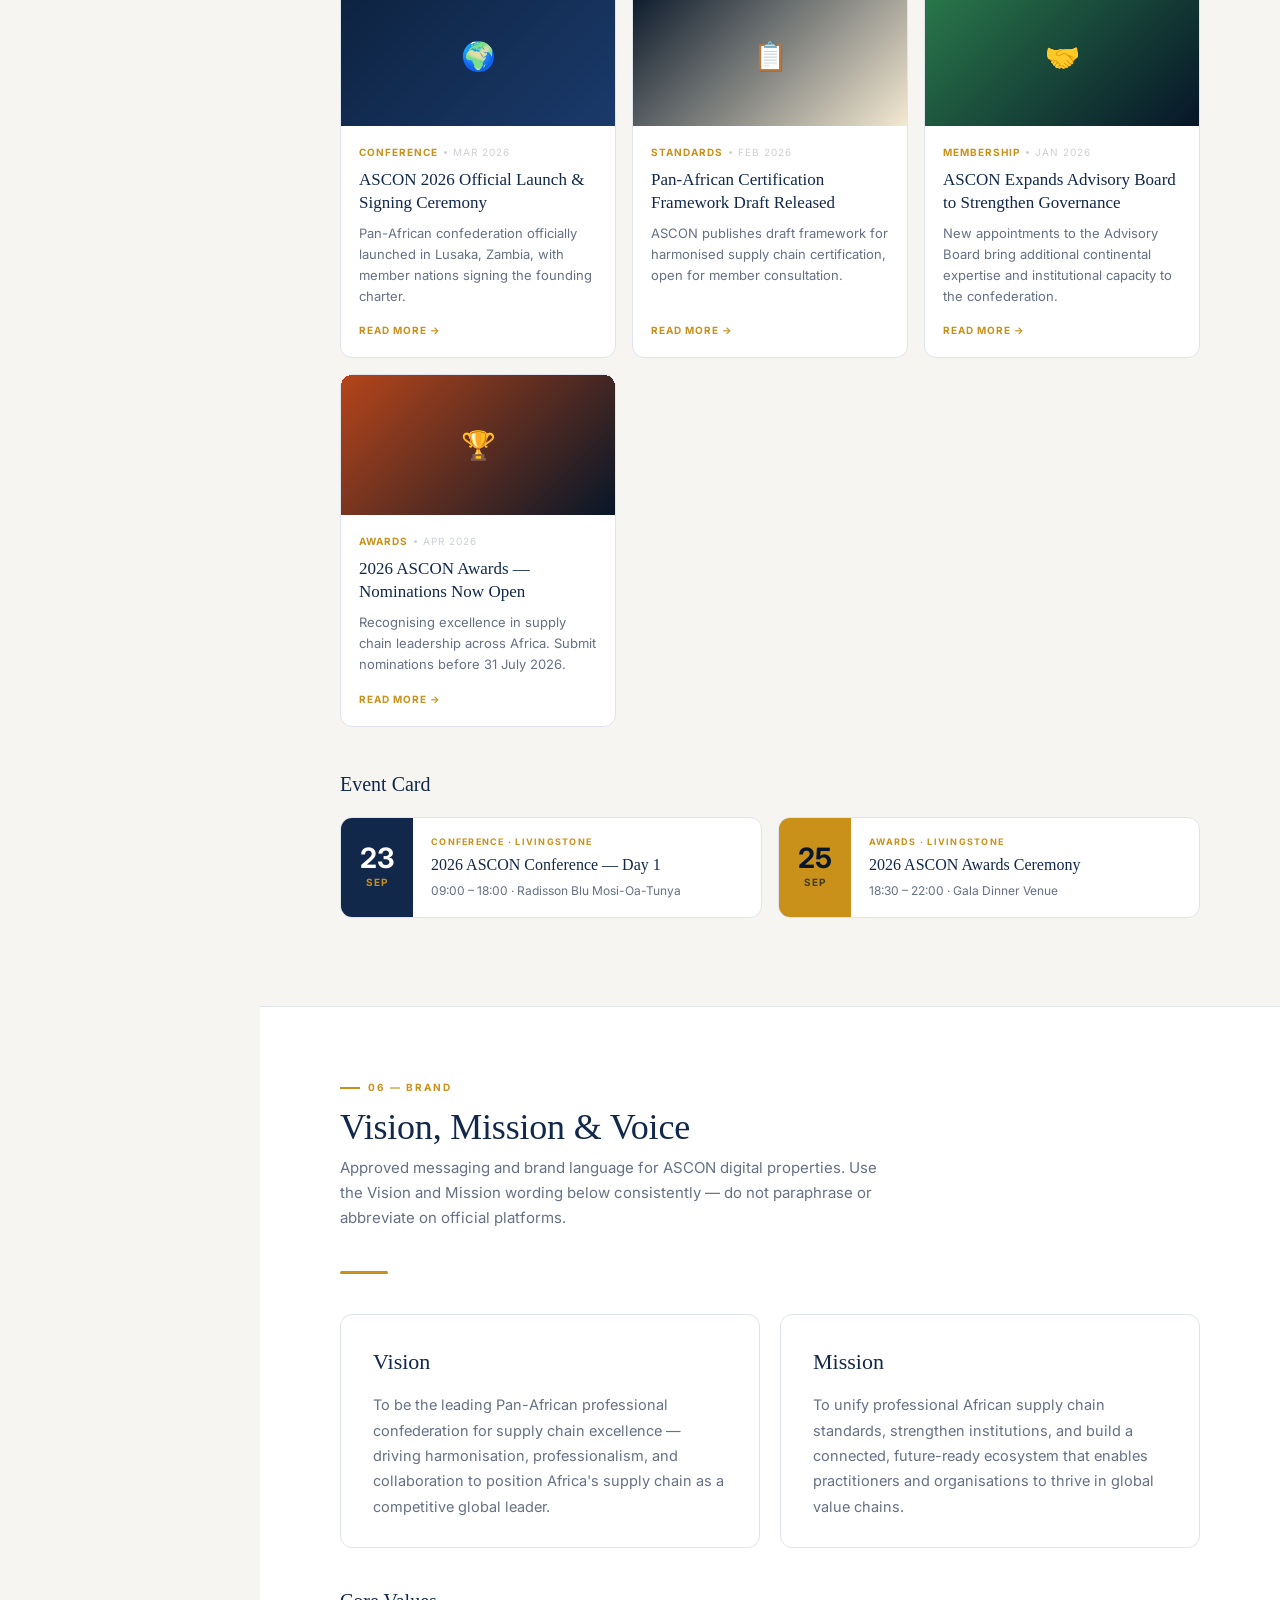
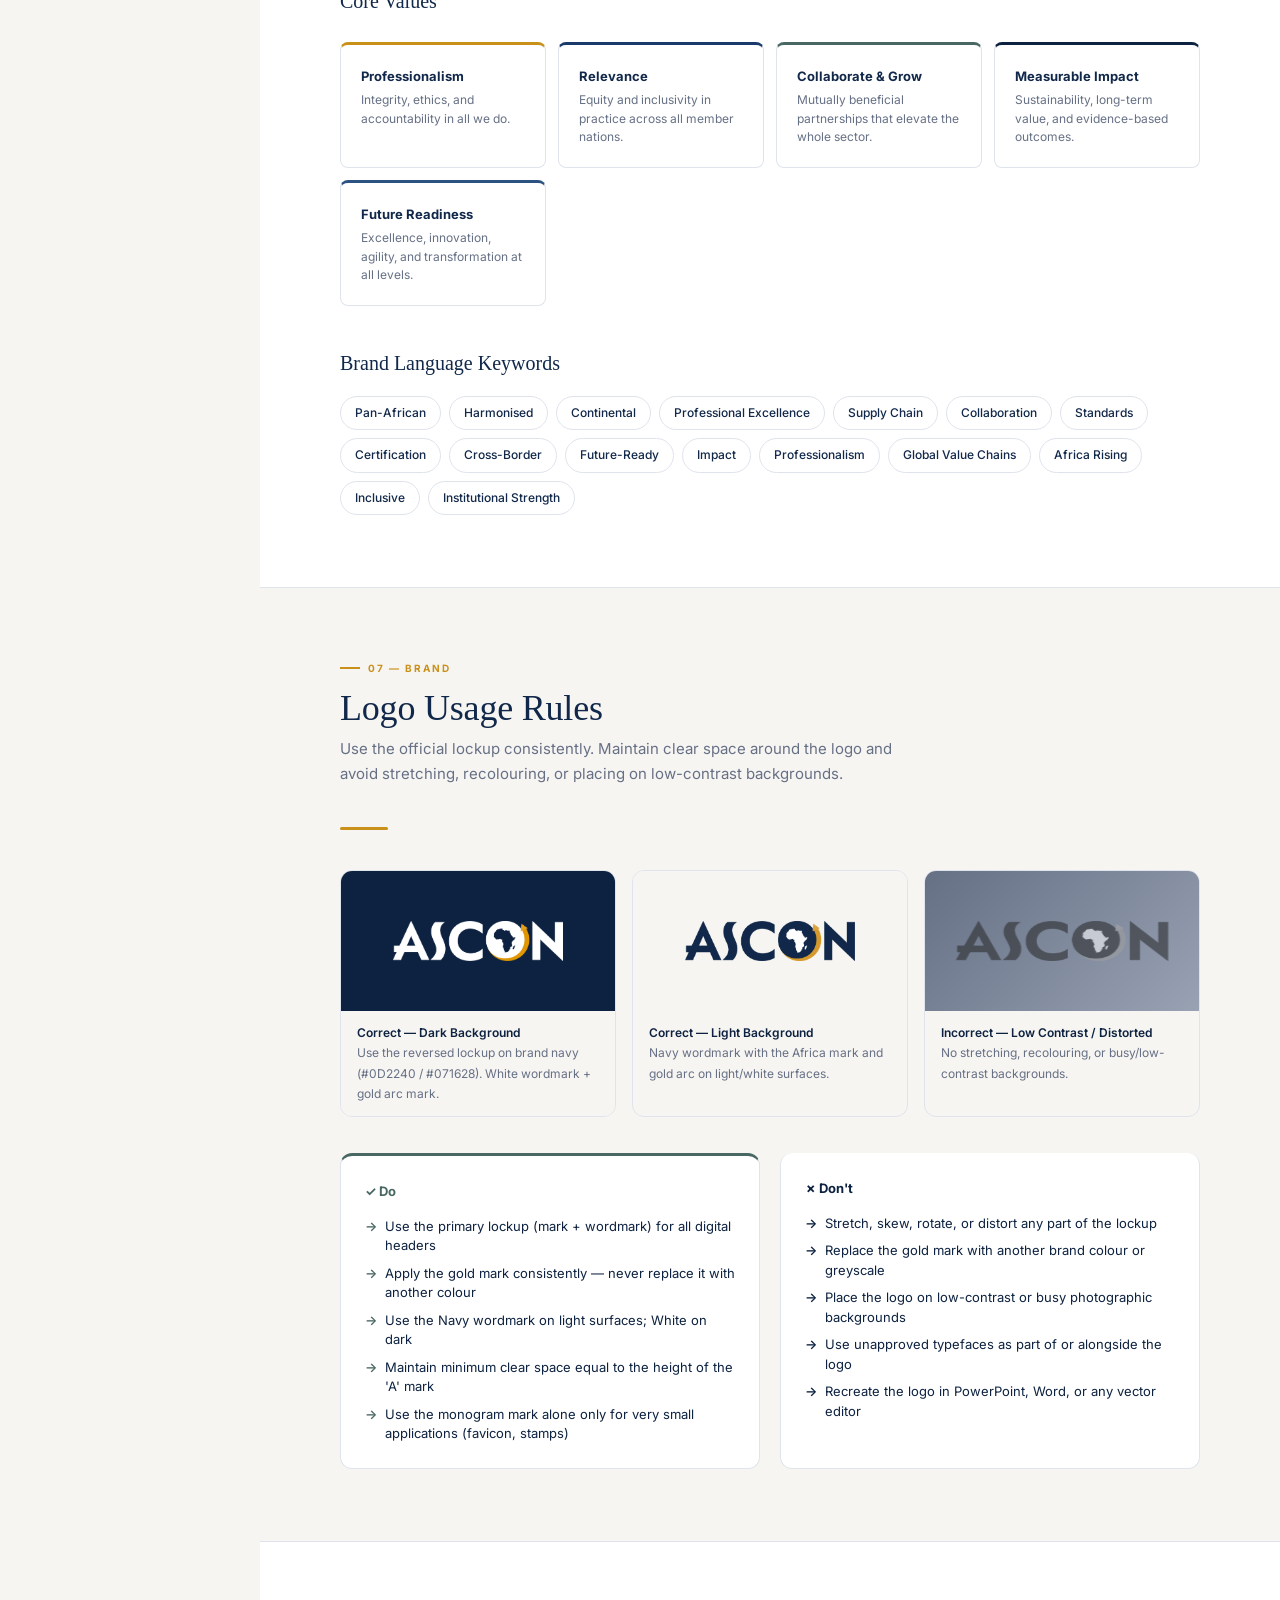
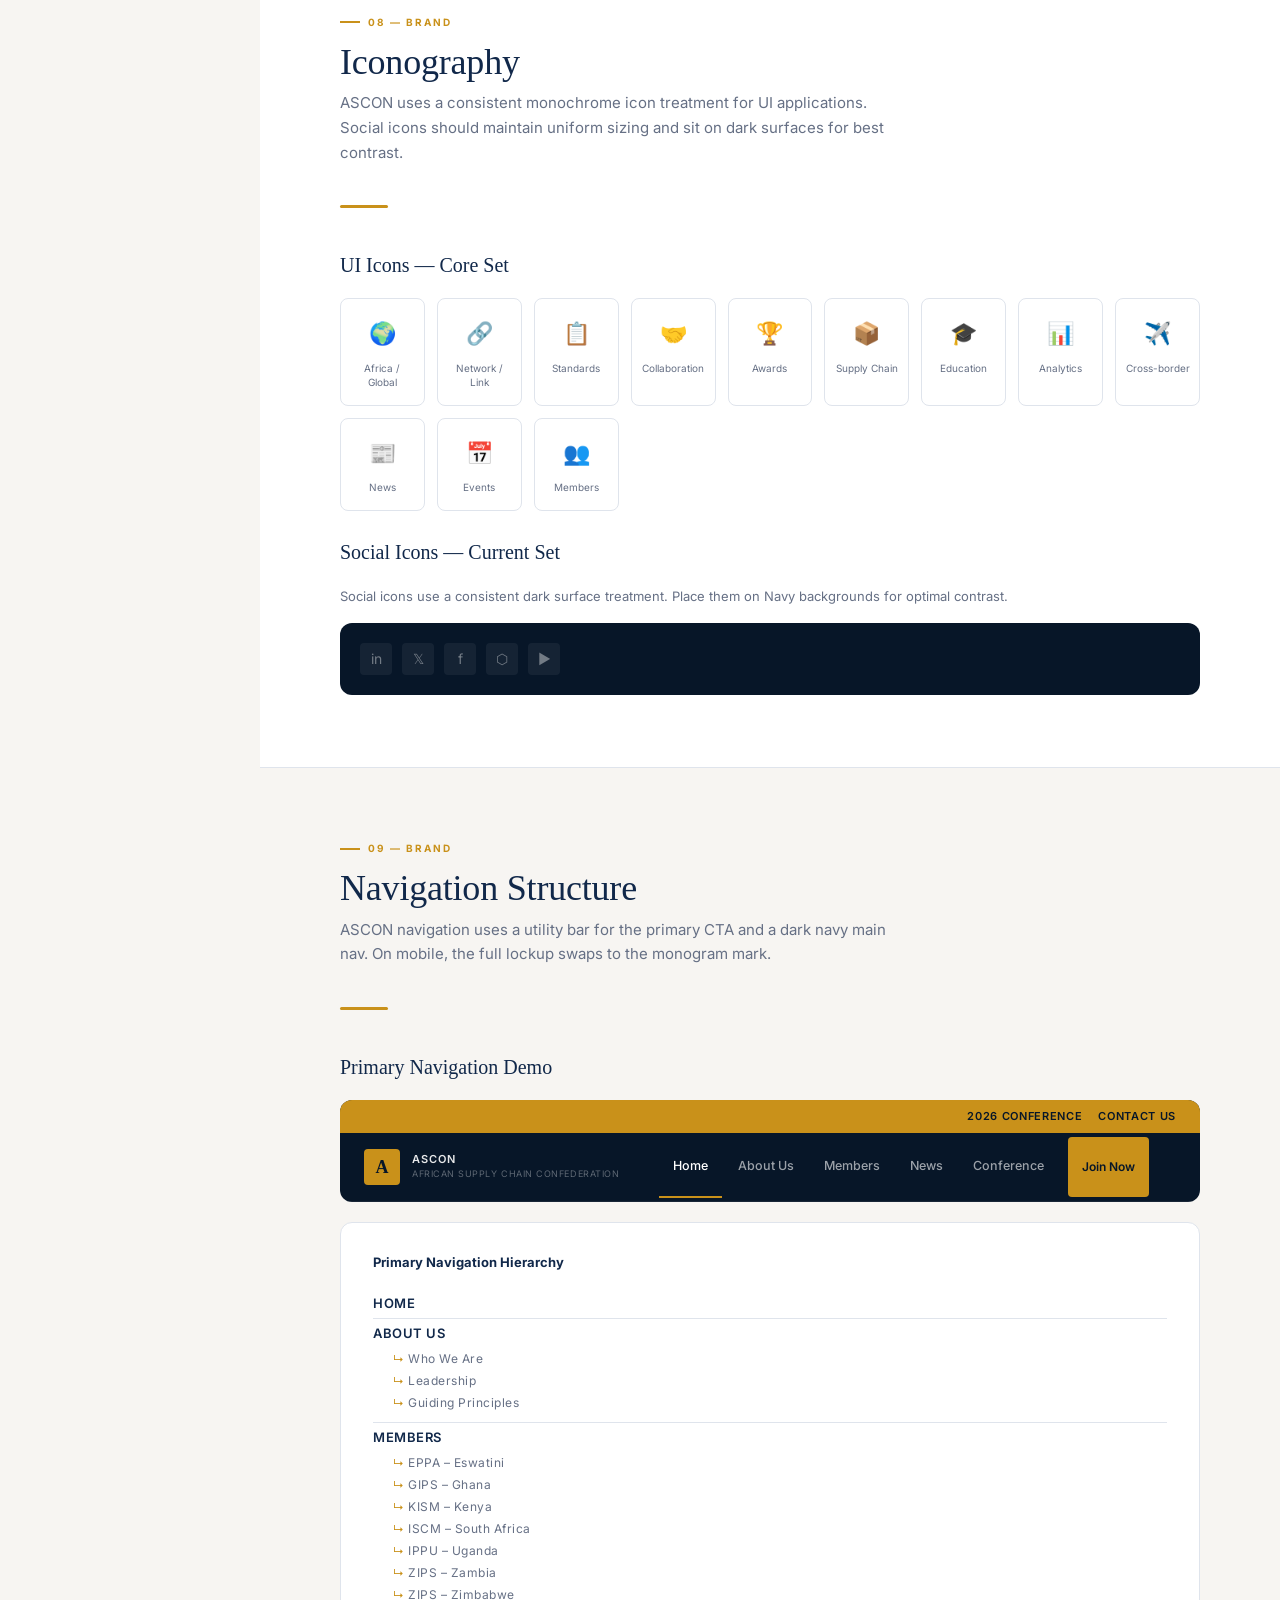
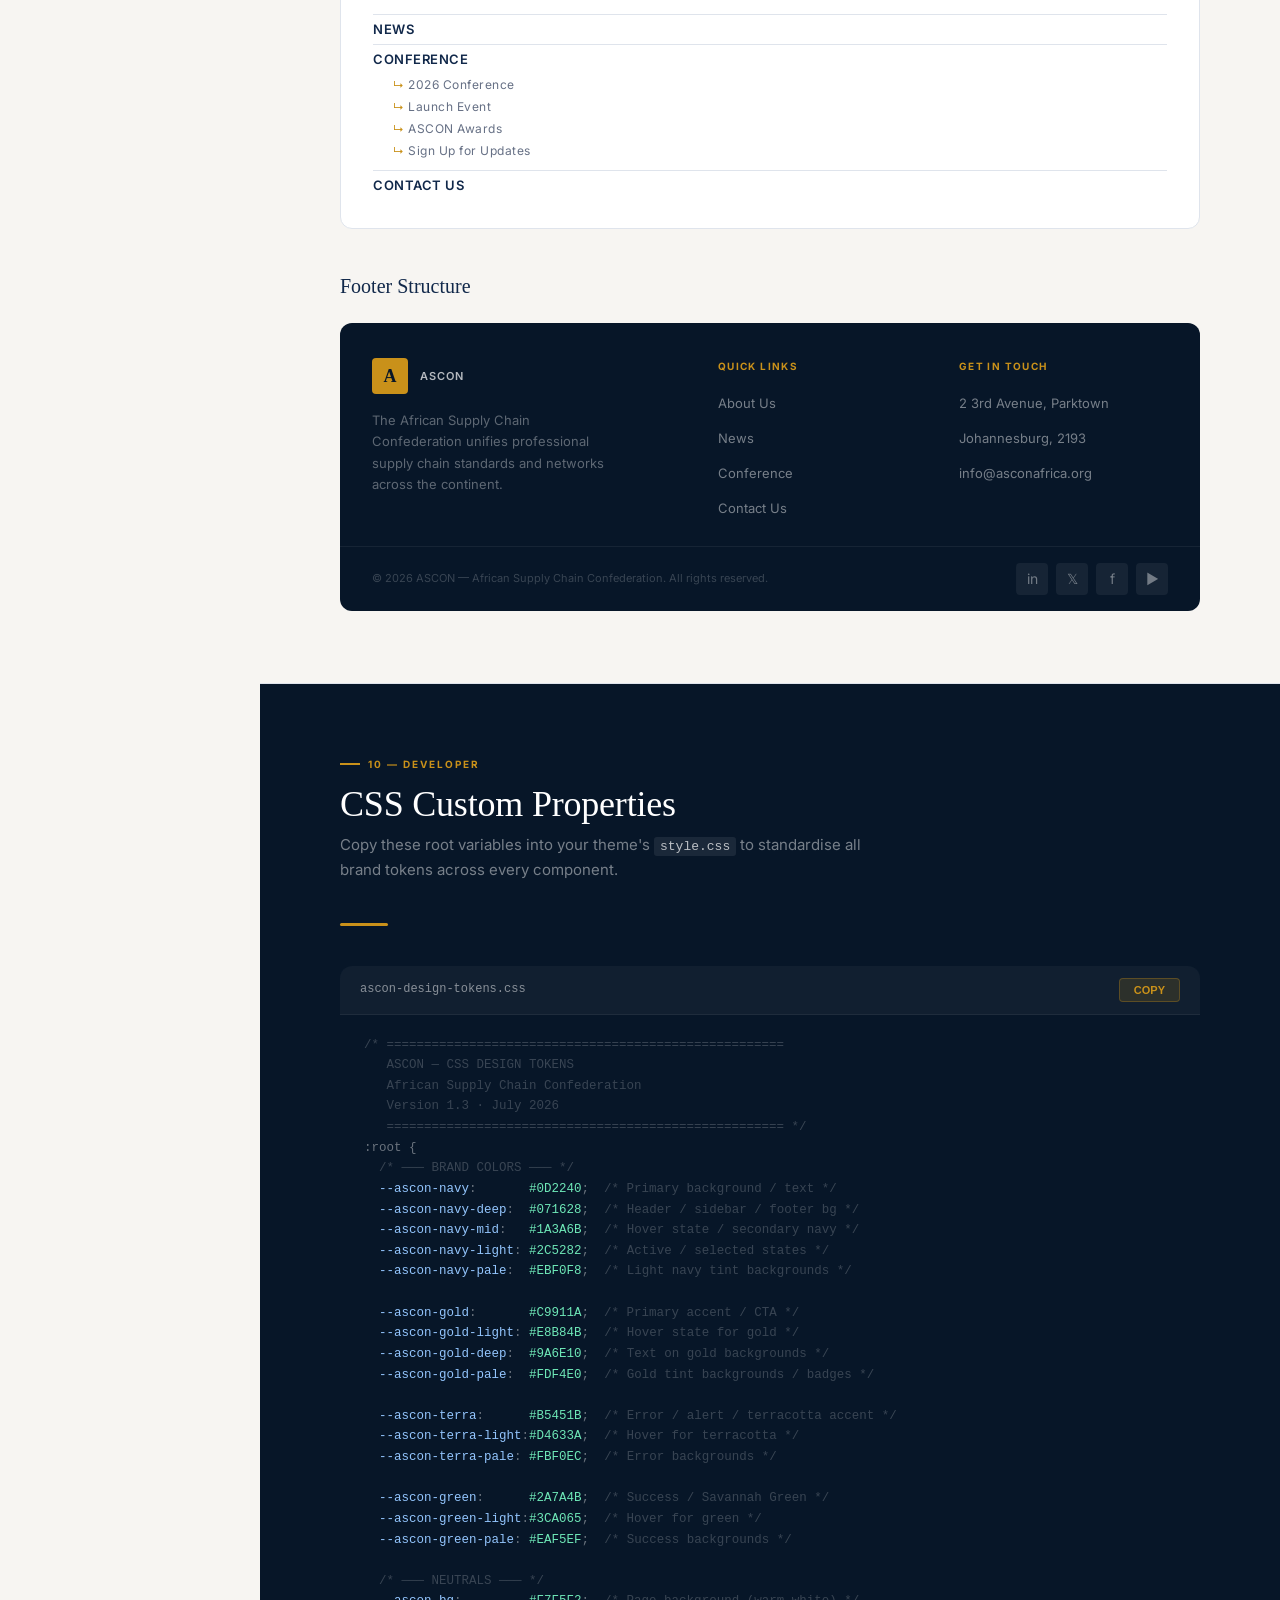
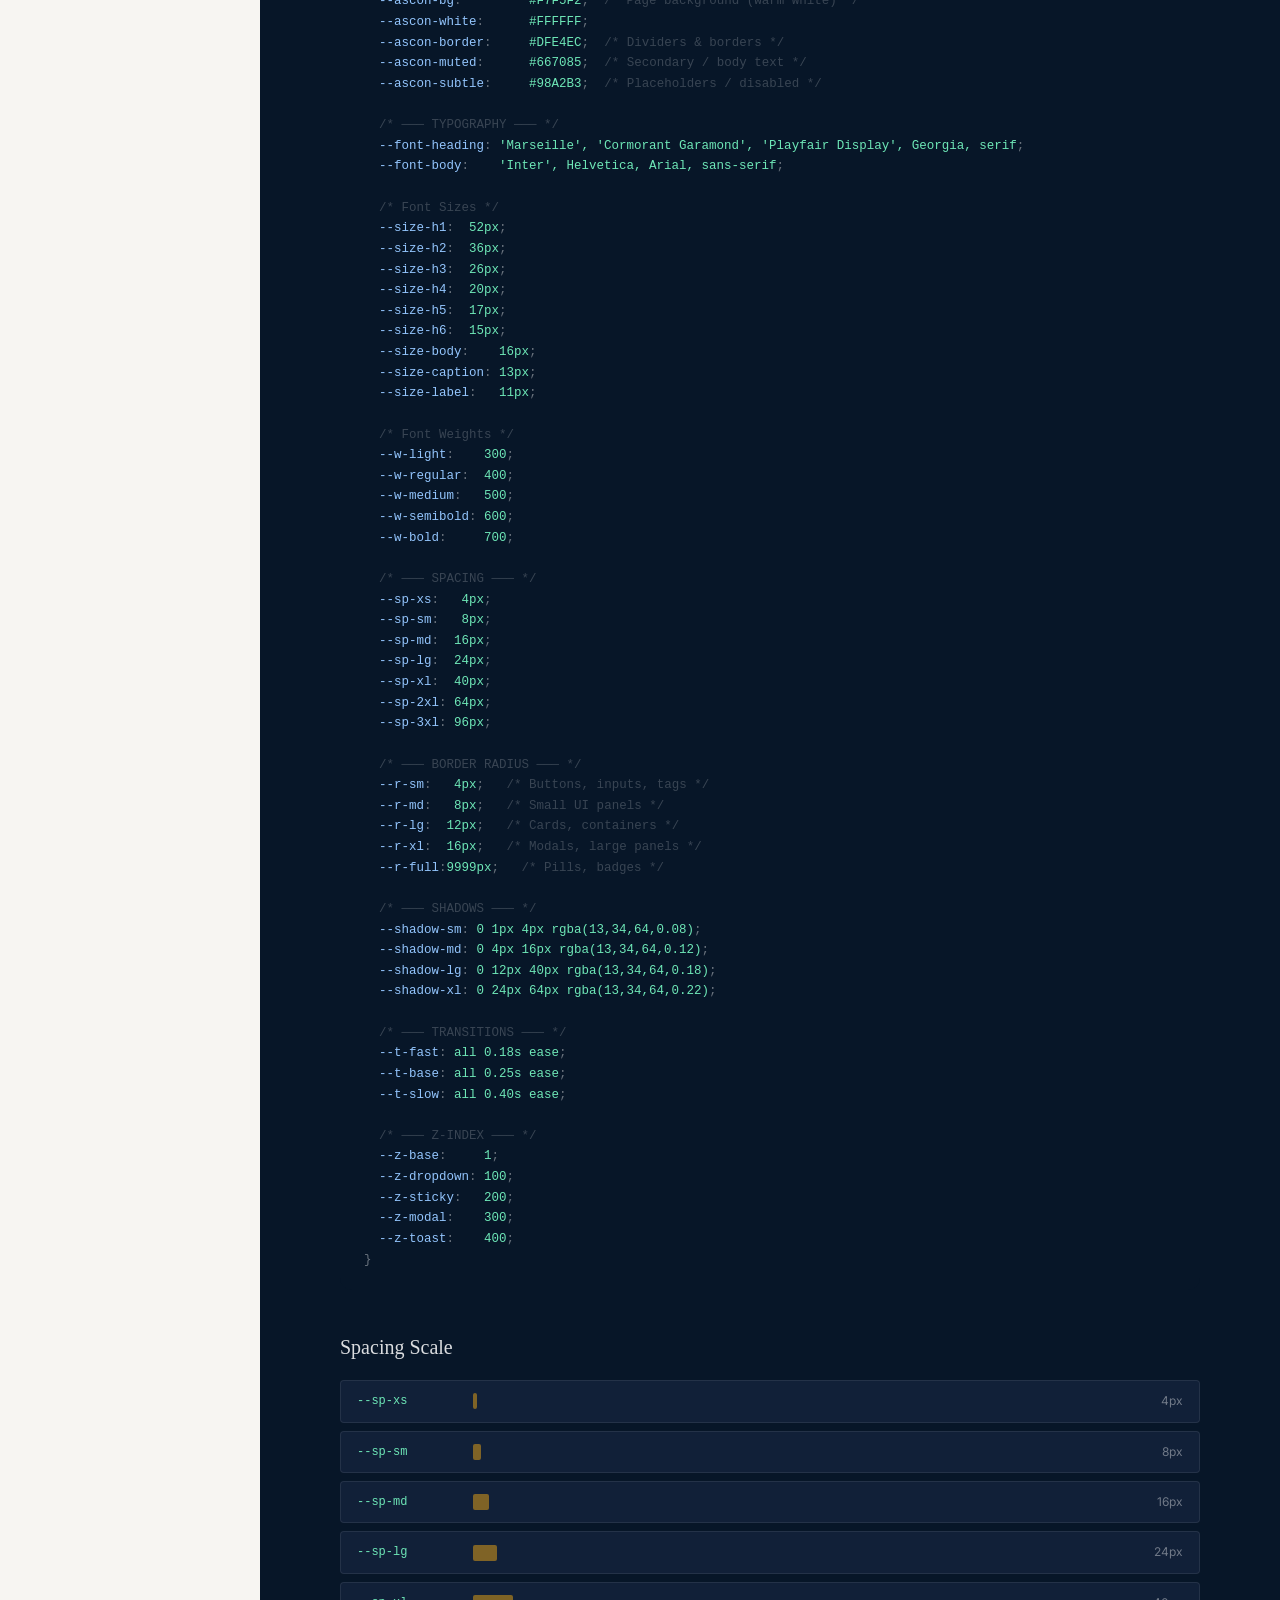
<file: ASCON-style-guide/index.html>
<!DOCTYPE html>
<html lang="en">

<head>
  <meta charset="UTF-8">
  <meta name="viewport" content="width=device-width, initial-scale=1.0">
  <title>ASCON — Brand Style Guide & Design System v1.3</title>
  <link rel="icon" type="image/png" href="../assets/favicons/ASCON-favicon.png">
  <link rel="preconnect" href="https://fonts.googleapis.com">
  <link rel="preconnect" href="https://fonts.gstatic.com" crossorigin>
  <link href="https://fonts.googleapis.com/css2?family=Inter:wght@300;400;500;600;700&display=swap" rel="stylesheet">
  <style>
    /* ============================================================
   ASCON — BRAND & DESIGN SYSTEM
   African Supply Chain Confederation
   Version 1.3 · July 2026
   ============================================================ */

    /* Marseille font — replace with your licensed font file */
    @font-face {
      font-family: 'Marseille';
      src: local('Marseille');
      font-weight: 300 900;
    }

    :root {
      /* ── BRAND COLORS ── */
      --ascon-navy: #11284A;
      --ascon-navy-deep: #071628;
      --ascon-navy-mid: #1A3A6B;
      --ascon-navy-light: #2C5282;
      --ascon-navy-pale: #EBF0F8;

      --ascon-gold: #C9911A;
      --ascon-gold-light: #E8B84B;
      --ascon-gold-pale: #FDF4E0;
      --ascon-gold-deep: #9A6E10;

      --ascon-green: #496863;
      --ascon-green-light: #3F877D;
      --ascon-green-pale: #EAF5EF;

      /* ── NEUTRALS ── */
      --ascon-bg: #F7F5F2;
      --ascon-white: #FFFFFF;
      --ascon-card: #FFFFFF;
      --ascon-border: #DFE4EC;
      --ascon-text: #0D2240;
      --ascon-muted: #667085;
      --ascon-subtle: #CDCFD7;
      --ascon-dark-card: #112038;
      --ascon-dark-bg: #071628;

      /* ── TYPOGRAPHY ── */
      --font-heading: 'Marseille', 'Cormorant Garamond', 'Playfair Display', Georgia, serif;
      --font-body: 'Inter', Helvetica, Arial, sans-serif;

      /* ── SIZES ── */
      --size-h1: 48px;
      --size-h2: 36px;
      --size-h3: 28px;
      --size-h4: 21px;
      --size-h5: 18px;
      --size-h6: 16px;
      --size-body: 16px;
      --size-small: 14px;
      --size-caption: 13px;
      --size-label: 11px;

      /* ── WEIGHTS ── */
      --w-light: 300;
      --w-regular: 400;
      --w-medium: 500;
      --w-semibold: 600;
      --w-bold: 700;

      /* ── SPACING ── */
      --sp-xs: 4px;
      --sp-sm: 8px;
      --sp-md: 16px;
      --sp-lg: 24px;
      --sp-xl: 40px;
      --sp-2xl: 64px;
      --sp-3xl: 96px;

      /* ── RADII ── */
      --r-sm: 4px;
      --r-md: 8px;
      --r-lg: 12px;
      --r-xl: 16px;
      --r-full: 9999px;

      /* ── SHADOWS ── */
      --shadow-sm: 0 1px 4px rgba(13, 34, 64, 0.08);
      --shadow-md: 0 4px 16px rgba(13, 34, 64, 0.12);
      --shadow-lg: 0 12px 40px rgba(13, 34, 64, 0.18);
      --shadow-xl: 0 24px 64px rgba(13, 34, 64, 0.22);

      /* ── TRANSITIONS ── */
      --t-fast: all 0.18s ease;
      --t-base: all 0.35s ease;
      --t-slow: all 0.6s ease;

      /* ── Z-INDEX ── */
      --z-base: 1;
      --z-dropdown: 100;
      --z-sticky: 200;
      --z-modal: 300;
      --z-toast: 400;
    }

    /* ── RESET & BASE ── */
    *,
    *::before,
    *::after {
      box-sizing: border-box;
      margin: 0;
      padding: 0;
    }

    html {
      scroll-behavior: smooth;
    }

    body {
      font-family: var(--font-body);
      font-size: var(--size-body);
      color: var(--ascon-text);
      background: var(--ascon-bg);
      line-height: 1.7;
      -webkit-font-smoothing: antialiased;
    }

    /* ── LAYOUT ── */
    .ds-wrap {
      display: flex;
      min-height: 100vh;
    }

    /* SIDEBAR */
    .ds-sidebar {
      width: 260px;
      min-width: 260px;
      background: var(--ascon-navy-deep);
      position: sticky;
      top: 0;
      height: 100vh;
      height: 100dvh;
      overflow: hidden;
      padding: 0;
      display: flex;
      flex-direction: column;
      border-right: 1px solid rgba(255, 255, 255, 0.06);
    }

    .ds-sidebar-body {
      flex: 1;
      min-height: 0;
      overflow: hidden;
    }

    .sidebar-brand {
      padding: 28px 24px 24px;
      border-bottom: 1px solid rgba(255, 255, 255, 0.06);
      margin-bottom: 8px;
    }

    .sidebar-brand-monogram {
      width: 44px;
      height: 44px;
      background: var(--ascon-gold);
      border-radius: var(--r-sm);
      display: flex;
      align-items: center;
      justify-content: center;
      font-family: var(--font-heading);
      font-size: 22px;
      font-weight: 700;
      color: var(--ascon-navy-deep);
      margin-bottom: 12px;
      letter-spacing: -0.5px;
    }

    .sidebar-brand-name {
      font-family: var(--font-body);
      font-size: 11px;
      font-weight: 600;
      color: var(--ascon-gold);
      letter-spacing: 0.12em;
      text-transform: uppercase;
      line-height: 1.4;
    }

    .sidebar-brand-sub {
      font-size: 10px;
      color: rgba(255, 255, 255, 0.4);
      letter-spacing: 0.04em;
      margin-top: 2px;
    }

    .sidebar-group-label {
      font-size: 9.5px;
      font-weight: 700;
      color: rgba(255, 255, 255, 0.28);
      letter-spacing: 0.14em;
      text-transform: uppercase;
      padding: 18px 24px 6px;
    }

    .sidebar-nav a {
      display: flex;
      align-items: center;
      gap: 10px;
      padding: 9px 24px;
      font-size: 13px;
      font-weight: 400;
      color: rgba(255, 255, 255, 0.55);
      text-decoration: none;
      transition: var(--t-fast);
      border-left: 2px solid transparent;
    }

    .sidebar-nav a:hover {
      color: rgba(255, 255, 255, 0.9);
      background: rgba(255, 255, 255, 0.04);
      border-left-color: rgba(201, 145, 26, 0.4);
    }

    .sidebar-nav a .nav-num {
      font-size: 9px;
      font-weight: 700;
      color: var(--ascon-gold);
      opacity: 0.7;
      letter-spacing: 0.06em;
      min-width: 20px;
    }

    .sidebar-footer {
      margin-top: auto;
      padding: 20px 24px;
      border-top: 1px solid rgba(255, 255, 255, 0.06);
      font-size: 10px;
      color: rgba(255, 255, 255, 0.2);
      line-height: 1.6;
    }

    /* MAIN CONTENT */
    .ds-main {
      flex: 1;
      overflow: hidden;
    }

    /* HERO */
    .ds-hero {
      background: var(--ascon-navy);
      background-image:
        radial-gradient(ellipse at 80% 50%, rgba(201, 145, 26, 0.12) 0%, transparent 60%),
        radial-gradient(ellipse at 20% 80%, rgba(42, 122, 75, 0.08) 0%, transparent 50%);
      padding: 80px 80px 72px;
      position: relative;
      overflow: hidden;
    }

    .ds-hero::before {
      content: '';
      position: absolute;
      top: 0;
      left: 0;
      right: 0;
      bottom: 0;
      background-image:
        repeating-linear-gradient(0deg, transparent, transparent 48px, rgba(255, 255, 255, 0.015) 48px, rgba(255, 255, 255, 0.015) 49px),
        repeating-linear-gradient(90deg, transparent, transparent 48px, rgba(255, 255, 255, 0.015) 48px, rgba(255, 255, 255, 0.015) 49px);
      pointer-events: none;
    }

    .hero-eyebrow {
      display: inline-flex;
      align-items: center;
      gap: 8px;
      font-size: 11px;
      font-weight: 600;
      color: var(--ascon-gold);
      letter-spacing: 0.16em;
      text-transform: uppercase;
      margin-bottom: 20px;
    }

    .hero-eyebrow::before {
      content: '';
      width: 28px;
      height: 2px;
      background: var(--ascon-gold);
    }

    .ds-hero h1 {
      font-family: var(--font-heading);
      font-size: 64px;
      font-weight: 300;
      color: var(--ascon-white);
      line-height: 1.08;
      letter-spacing: -0.5px;
      margin-bottom: 6px;
    }

    .ds-hero h1 em {
      font-style: normal;
      color: var(--ascon-gold);
    }

    .ds-hero-sub {
      font-size: 15px;
      color: rgba(255, 255, 255, 0.5);
      font-weight: 400;
      margin-top: 16px;
      max-width: 520px;
      line-height: 1.65;
    }

    .hero-tags {
      display: flex;
      flex-wrap: wrap;
      gap: 8px;
      margin-top: 28px;
    }

    .hero-tag {
      padding: 5px 12px;
      background: rgba(255, 255, 255, 0.06);
      border: 1px solid rgba(255, 255, 255, 0.1);
      border-radius: var(--r-full);
      font-size: 11px;
      color: rgba(255, 255, 255, 0.5);
      font-weight: 500;
      letter-spacing: 0.03em;
    }

    .hero-gold-bar {
      width: 100%;
      height: 3px;
      background: linear-gradient(90deg, var(--ascon-gold) 0%, var(--ascon-green) 50%, var(--ascon-terra) 100%);
      margin-top: 0;
    }

    /* SECTIONS */
    .ds-section {
      padding: 72px 80px;
      border-bottom: 1px solid var(--ascon-border);
    }

    .ds-section:nth-child(even) {
      background: var(--ascon-white);
    }

    .ds-section-dark {
      background: var(--ascon-navy-deep) !important;
      border-bottom: 1px solid rgba(255, 255, 255, 0.06);
    }

    .section-eyebrow {
      font-size: 10px;
      font-weight: 700;
      color: var(--ascon-gold);
      letter-spacing: 0.2em;
      text-transform: uppercase;
      margin-bottom: 10px;
      display: flex;
      align-items: center;
      gap: 8px;
    }

    .section-eyebrow::before {
      content: '';
      width: 20px;
      height: 2px;
      background: var(--ascon-gold);
    }

    .section-title {
      font-family: var(--font-heading);
      font-size: 36px;
      font-weight: 400;
      color: var(--ascon-navy);
      line-height: 1.18;
      margin-bottom: 8px;
      letter-spacing: -0.2px;
    }

    .ds-section-dark .section-title {
      color: var(--ascon-white);
    }

    .section-desc {
      font-size: 15px;
      color: var(--ascon-muted);
      max-width: 560px;
      line-height: 1.65;
      margin-bottom: 40px;
    }

    .ds-section-dark .section-desc {
      color: rgba(255, 255, 255, 0.45);
    }

    .section-divider {
      width: 48px;
      height: 3px;
      background: var(--ascon-gold);
      margin-bottom: 40px;
      border-radius: 2px;
    }

    /* ── 01 COLOURS ── */
    .swatch-grid {
      display: grid;
      grid-template-columns: repeat(auto-fill, minmax(150px, 1fr));
      gap: 12px;
      margin-bottom: 36px;
    }

    .swatch {
      border-radius: var(--r-md);
      overflow: hidden;
      border: 1px solid var(--ascon-border);
      cursor: pointer;
      transition: var(--t-base);
      position: relative;
    }

    .swatch:hover {
      transform: translateY(-2px);
      box-shadow: var(--shadow-md);
    }

    .swatch-color {
      height: 80px;
      display: flex;
      align-items: flex-end;
      justify-content: flex-end;
      padding: 8px;
    }

    .swatch-copy-icon {
      width: 24px;
      height: 24px;
      background: rgba(0, 0, 0, 0.2);
      border-radius: 4px;
      display: flex;
      align-items: center;
      justify-content: center;
      opacity: 0;
      transition: var(--t-fast);
      font-size: 11px;
      color: white;
    }

    .swatch:hover .swatch-copy-icon {
      opacity: 1;
    }

    .swatch-info {
      padding: 10px 12px;
      background: var(--ascon-white);
    }

    .swatch-name {
      font-size: 12px;
      font-weight: 600;
      color: var(--ascon-text);
      margin-bottom: 2px;
    }

    .swatch-hex {
      font-size: 11px;
      color: var(--ascon-muted);
      font-family: 'Courier New', monospace;
    }

    .copied-toast {
      position: absolute;
      top: 8px;
      left: 8px;
      background: var(--ascon-navy);
      color: white;
      font-size: 10px;
      font-weight: 600;
      padding: 3px 8px;
      border-radius: 3px;
      opacity: 0;
      transition: opacity 0.2s;
      pointer-events: none;
    }

    .swatch.copied .copied-toast {
      opacity: 1;
    }

    .opacity-demo {
      display: grid;
      grid-template-columns: repeat(5, 1fr);
      gap: 8px;
      margin-top: 8px;
    }

    .opacity-step {
      text-align: center;
      font-size: 11px;
      color: var(--ascon-muted);
    }

    .opacity-chip {
      height: 36px;
      border-radius: var(--r-sm);
      margin-bottom: 6px;
    }

    .opacity-label {
      font-size: 10px;
      font-weight: 600;
      color: var(--ascon-text);
      margin-bottom: 2px;
    }

    .colour-group-label {
      font-size: 12px;
      font-weight: 600;
      color: var(--ascon-muted);
      letter-spacing: 0.06em;
      text-transform: uppercase;
      margin-bottom: 12px;
      margin-top: 28px;
      padding-bottom: 8px;
      border-bottom: 1px solid var(--ascon-border);
    }

    .colour-group-label:first-child {
      margin-top: 0;
    }

    /* ── 02 TYPOGRAPHY ── */
    .font-card {
      background: var(--ascon-white);
      border: 1px solid var(--ascon-border);
      border-radius: var(--r-lg);
      padding: 28px 32px;
      margin-bottom: 12px;
    }

    .font-card-header {
      display: flex;
      justify-content: space-between;
      align-items: flex-start;
      margin-bottom: 20px;
    }

    .font-card-name {
      font-size: 13px;
      font-weight: 600;
      color: var(--ascon-navy);
      letter-spacing: 0.02em;
    }

    .font-card-role {
      font-size: 12px;
      color: var(--ascon-muted);
      margin-top: 2px;
    }

    .font-card-badge {
      padding: 3px 10px;
      border-radius: var(--r-full);
      font-size: 10px;
      font-weight: 600;
      letter-spacing: 0.06em;
      text-transform: uppercase;
    }

    .badge-primary {
      background: var(--ascon-gold-pale);
      color: var(--ascon-gold-deep);
    }

    .badge-body {
      background: var(--ascon-navy-pale);
      color: var(--ascon-navy-mid);
    }

    .font-weights {
      display: flex;
      gap: 20px;
      flex-wrap: wrap;
      margin-bottom: 20px;
    }

    .weight-sample {
      font-size: 13px;
      color: var(--ascon-text);
      padding: 4px 0;
    }

    .weight-label {
      font-size: 10px;
      color: var(--ascon-subtle);
      margin-top: 2px;
      letter-spacing: 0.04em;
    }

    .type-scale-row {
      display: flex;
      align-items: baseline;
      padding: 20px 0;
      border-bottom: 1px solid var(--ascon-border);
      gap: 24px;
    }

    .type-scale-row:last-child {
      border-bottom: none;
    }

    .type-scale-meta {
      min-width: 140px;
      font-size: 12px;
      color: var(--ascon-muted);
      line-height: 1.6;
    }

    .type-scale-tag {
      font-size: 10px;
      font-weight: 600;
      color: var(--ascon-gold);
      letter-spacing: 0.08em;
      display: block;
      margin-bottom: 3px;
    }

    .type-sample {
      flex: 1;
    }

    /* Type samples */
    .t-h1 {
      font-family: var(--font-heading);
      font-size: var(--size-h1);
      font-weight: 300;
      line-height: 1.08;
      color: var(--ascon-navy);
      letter-spacing: -0.5px;
    }

    .t-h2 {
      font-family: var(--font-heading);
      font-size: var(--size-h2);
      font-weight: 400;
      line-height: 1.2;
      color: var(--ascon-navy);
    }

    .t-h3 {
      font-family: var(--font-heading);
      font-size: var(--size-h3);
      font-weight: 500;
      line-height: 1.3;
      color: var(--ascon-navy);
    }

    .t-h4 {
      font-family: var(--font-heading);
      font-size: var(--size-h4);
      font-weight: 600;
      line-height: 1.35;
      color: var(--ascon-navy);
    }

    .t-h5 {
      font-family: var(--font-body);
      font-size: var(--size-h5);
      font-weight: 600;
      line-height: 1.4;
      color: var(--ascon-navy);
    }

    .t-h6 {
      font-family: var(--font-body);
      font-size: var(--size-h6);
      font-weight: 600;
      line-height: 1.5;
      color: var(--ascon-navy);
      text-transform: uppercase;
      letter-spacing: 0.06em;
    }

    .t-body {
      font-family: var(--font-body);
      font-size: var(--size-body);
      font-weight: 400;
      line-height: 1.7;
      color: var(--ascon-text);
    }

    .t-caption {
      font-family: var(--font-body);
      font-size: var(--size-caption);
      color: var(--ascon-muted);
      line-height: 1.5;
    }

    .t-label {
      font-family: var(--font-body);
      font-size: var(--size-label);
      font-weight: 700;
      letter-spacing: 0.12em;
      text-transform: uppercase;
      color: var(--ascon-gold);
    }

    /* ── 03 BUTTONS ── */
    .btn-row {
      display: flex;
      flex-wrap: wrap;
      gap: 12px;
      align-items: center;
      margin-bottom: 24px;
    }

    .ascon-btn {
      display: inline-flex;
      align-items: center;
      justify-content: center;
      gap: 7px;
      padding: 11px 24px;
      border-radius: var(--r-sm);
      font-family: var(--font-body);
      font-size: 13px;
      font-weight: 600;
      letter-spacing: 0.04em;
      cursor: pointer;
      transition: var(--t-base);
      border: 2px solid transparent;
      text-decoration: none;
      line-height: 1;
    }

    .ascon-btn-primary {
      background: var(--ascon-navy);
      color: var(--ascon-white);
      border-color: var(--ascon-navy);
    }

    .ascon-btn-primary:hover {
      background: var(--ascon-navy-mid);
      border-color: var(--ascon-navy-mid);
      transform: translateY(-1px);
      box-shadow: var(--shadow-md);
    }

    .ascon-btn-gold {
      background: var(--ascon-gold);
      color: var(--ascon-navy-deep);
      border-color: var(--ascon-gold);
    }

    .ascon-btn-gold:hover {
      background: var(--ascon-gold-light);
      border-color: var(--ascon-gold-light);
      transform: translateY(-1px);
      box-shadow: var(--shadow-md);
    }

    .ascon-btn-outline {
      background: transparent;
      color: var(--ascon-navy);
      border-color: var(--ascon-navy);
    }

    .ascon-btn-outline:hover {
      background: var(--ascon-navy);
      color: var(--ascon-white);
    }

    .ascon-btn-outline-gold {
      background: transparent;
      color: var(--ascon-gold-deep);
      border-color: var(--ascon-gold);
    }

    .ascon-btn-outline-gold:hover {
      background: var(--ascon-gold);
      color: var(--ascon-navy-deep);
    }

    .ascon-btn-ghost {
      background: transparent;
      color: var(--ascon-muted);
      border-color: var(--ascon-border);
    }

    .ascon-btn-ghost:hover {
      border-color: var(--ascon-navy);
      color: var(--ascon-navy);
    }

    .ascon-btn-terra {
      background: var(--ascon-terra);
      color: white;
      border-color: var(--ascon-terra);
    }

    .ascon-btn-terra:hover {
      background: var(--ascon-terra-light);
      border-color: var(--ascon-terra-light);
      transform: translateY(-1px);
      box-shadow: var(--shadow-md);
    }

    /* Sizes */
    .ascon-btn-sm {
      padding: 7px 16px;
      font-size: 12px;
    }

    .ascon-btn-lg {
      padding: 15px 32px;
      font-size: 15px;
    }

    .ascon-btn-icon {
      padding: 11px;
    }

    /* Dark surface */
    .btn-dark-surface {
      background: var(--ascon-navy);
      padding: 28px 32px;
      border-radius: var(--r-lg);
      display: flex;
      flex-wrap: wrap;
      gap: 12px;
      align-items: center;
      margin-top: 16px;
    }

    .ascon-btn-light {
      background: var(--ascon-white);
      color: var(--ascon-navy);
      border-color: var(--ascon-white);
    }

    .ascon-btn-light:hover {
      background: rgba(255, 255, 255, 0.85);
    }

    .ascon-btn-outline-light {
      background: transparent;
      color: rgba(255, 255, 255, 0.8);
      border-color: rgba(255, 255, 255, 0.3);
    }

    .ascon-btn-outline-light:hover {
      border-color: white;
      color: white;
    }

    .btn-spec-table {
      width: 100%;
      border-collapse: collapse;
      font-size: 13px;
      margin-top: 24px;
    }

    .btn-spec-table th {
      text-align: left;
      padding: 8px 12px;
      font-size: 10px;
      font-weight: 700;
      color: var(--ascon-muted);
      letter-spacing: 0.1em;
      text-transform: uppercase;
      border-bottom: 2px solid var(--ascon-border);
    }

    .btn-spec-table td {
      padding: 10px 12px;
      border-bottom: 1px solid var(--ascon-border);
      color: var(--ascon-text);
      vertical-align: middle;
    }

    .btn-spec-table tr:last-child td {
      border-bottom: none;
    }

    .spec-chip {
      display: inline-block;
      padding: 2px 8px;
      border-radius: var(--r-full);
      font-size: 10px;
      font-weight: 600;
      font-family: 'Courier New', monospace;
      background: var(--ascon-navy-pale);
      color: var(--ascon-navy-mid);
    }

    /* ── 04 FORMS ── */
    .form-grid {
      display: grid;
      grid-template-columns: 1fr 1fr;
      gap: 20px;
      max-width: 680px;
    }

    .form-group {
      display: flex;
      flex-direction: column;
      gap: 6px;
    }

    .form-group.full {
      grid-column: 1 / -1;
    }

    .ascon-label {
      font-size: 12px;
      font-weight: 600;
      color: var(--ascon-navy);
      letter-spacing: 0.04em;
    }

    .ascon-label .req {
      color: var(--ascon-gold);
      margin-left: 2px;
    }

    .ascon-label .hint {
      font-size: 11px;
      color: var(--ascon-muted);
      font-weight: 400;
      display: block;
      margin-top: 2px;
    }

    .ascon-input {
      width: 100%;
      padding: 10px 14px;
      background: var(--ascon-white);
      border: 1.5px solid var(--ascon-border);
      border-radius: var(--r-sm);
      font-family: var(--font-body);
      font-size: 14px;
      color: var(--ascon-text);
      transition: var(--t-fast);
      outline: none;
    }

    .ascon-input::placeholder {
      color: var(--ascon-subtle);
    }

    .ascon-input:focus {
      border-color: var(--ascon-navy);
      box-shadow: 0 0 0 3px rgba(13, 34, 64, 0.1);
    }

    .ascon-input.error {
      border-color: var(--ascon-terra);
      box-shadow: 0 0 0 3px rgba(181, 69, 27, 0.1);
    }

    .ascon-input.success {
      border-color: var(--ascon-green);
      box-shadow: 0 0 0 3px rgba(42, 122, 75, 0.08);
    }

    .ascon-input:disabled {
      background: var(--ascon-bg);
      color: var(--ascon-subtle);
      cursor: not-allowed;
    }

    .ascon-textarea {
      resize: vertical;
      min-height: 100px;
    }

    .ascon-select {
      appearance: none;
      background-image: url("data:image/svg+xml,%3Csvg xmlns='http://www.w3.org/2000/svg' width='12' height='8' viewBox='0 0 12 8'%3E%3Cpath d='M1 1l5 5 5-5' stroke='%23667085' stroke-width='1.5' fill='none' stroke-linecap='round'/%3E%3C/svg%3E");
      background-repeat: no-repeat;
      background-position: right 12px center;
      padding-right: 36px;
    }

    .field-message {
      font-size: 12px;
      margin-top: 4px;
      display: flex;
      align-items: center;
      gap: 5px;
    }

    .field-message.error-msg {
      color: var(--ascon-terra);
    }

    .field-message.success-msg {
      color: var(--ascon-green);
    }

    .field-message.hint-msg {
      color: var(--ascon-muted);
    }

    /* Checkbox / Radio */
    .check-group {
      display: flex;
      flex-direction: column;
      gap: 10px;
    }

    .ascon-check-label {
      display: flex;
      align-items: center;
      gap: 10px;
      cursor: pointer;
      font-size: 14px;
      color: var(--ascon-text);
    }

    .ascon-check-label input[type="checkbox"],
    .ascon-check-label input[type="radio"] {
      width: 17px;
      height: 17px;
      accent-color: var(--ascon-navy);
      cursor: pointer;
    }

    .char-count {
      font-size: 11px;
      color: var(--ascon-subtle);
      text-align: right;
      margin-top: 4px;
    }

    /* Validation banner */
    .validation-banner {
      display: flex;
      align-items: flex-start;
      gap: 12px;
      background: var(--ascon-terra-pale);
      border: 1px solid rgba(181, 69, 27, 0.2);
      border-left: 4px solid var(--ascon-terra);
      border-radius: var(--r-sm);
      padding: 14px 16px;
      margin-bottom: 24px;
      font-size: 13px;
      color: var(--ascon-terra);
    }

    .validation-banner .icon {
      font-size: 16px;
      margin-top: 1px;
    }

    /* ── 05 CARDS ── */
    .cards-grid {
      display: grid;
      grid-template-columns: repeat(auto-fill, minmax(240px, 1fr));
      gap: 16px;
      margin-bottom: 40px;
    }

    .ascon-card {
      background: var(--ascon-white);
      border: 1px solid var(--ascon-border);
      border-radius: var(--r-lg);
      overflow: hidden;
      transition: var(--t-base);
      cursor: pointer;
    }

    .ascon-card:hover {
      transform: translateY(-4px);
      box-shadow: var(--shadow-lg);
      border-color: transparent;
    }

    /* Pillar cards */
    .pillar-card {
      border-top: 4px solid var(--pillar-color, var(--ascon-gold));
      padding: 24px;
    }

    .pillar-card .pillar-tag {
      display: inline-block;
      padding: 3px 10px;
      background: rgba(var(--pillar-rgb, 201, 145, 26), 0.1);
      border-radius: var(--r-full);
      font-size: 10px;
      font-weight: 700;
      letter-spacing: 0.08em;
      text-transform: uppercase;
      color: var(--pillar-color);
      margin-bottom: 12px;
    }

    .pillar-card .pillar-title {
      font-family: var(--font-heading);
      font-size: 20px;
      font-weight: 500;
      color: var(--ascon-navy);
      margin-bottom: 6px;
      line-height: 1.3;
    }

    .pillar-card .pillar-sub {
      font-size: 12px;
      color: var(--ascon-muted);
      margin-bottom: 14px;
      line-height: 1.5;
    }

    .pillar-card .pillar-body {
      font-size: 13.5px;
      color: var(--ascon-text);
      line-height: 1.65;
      margin-bottom: 20px;
    }

    .pillar-cta {
      display: inline-flex;
      align-items: center;
      gap: 6px;
      font-size: 12px;
      font-weight: 600;
      letter-spacing: 0.06em;
      text-transform: uppercase;
      text-decoration: none;
      color: var(--pillar-color);
      border: 1px solid rgba(var(--pillar-rgb, 201, 145, 26), 0.3);
      padding: 7px 14px;
      border-radius: var(--r-sm);
      transition: var(--t-fast);
    }

    .pillar-cta:hover {
      background: var(--pillar-color);
      color: white;
    }

    /* News cards */
    .news-cards {
      display: grid;
      grid-template-columns: repeat(auto-fill, minmax(240px, 1fr));
      gap: 16px;
      margin-bottom: 40px;
    }

    .news-card {
      background: var(--ascon-white);
      border: 1px solid var(--ascon-border);
      border-radius: var(--r-lg);
      overflow: hidden;
      transition: var(--t-base);
      display: flex;
      flex-direction: column;
    }

    .news-card:hover {
      transform: translateY(-4px);
      box-shadow: var(--shadow-lg);
    }

    .news-card-img {
      height: 140px;
      display: flex;
      align-items: center;
      justify-content: center;
      font-size: 28px;
      position: relative;
    }

    .news-card-body {
      padding: 18px;
      flex: 1;
      display: flex;
      flex-direction: column;
    }

    .news-meta {
      display: flex;
      align-items: center;
      gap: 6px;
      font-size: 10px;
      font-weight: 700;
      letter-spacing: 0.1em;
      text-transform: uppercase;
      color: var(--ascon-gold);
      margin-bottom: 8px;
    }

    .news-meta .dot {
      width: 3px;
      height: 3px;
      background: var(--ascon-subtle);
      border-radius: 50%;
    }

    .news-meta .date {
      color: var(--ascon-subtle);
      font-weight: 400;
    }

    .news-title {
      font-family: var(--font-heading);
      font-size: 17px;
      font-weight: 500;
      color: var(--ascon-navy);
      line-height: 1.35;
      margin-bottom: 8px;
    }

    .news-excerpt {
      font-size: 13px;
      color: var(--ascon-muted);
      line-height: 1.6;
      margin-bottom: 16px;
      flex: 1;
    }

    .news-read-more {
      font-size: 10px;
      font-weight: 700;
      letter-spacing: 0.1em;
      text-transform: uppercase;
      color: var(--ascon-gold);
      text-decoration: none;
      margin-top: auto;
      display: inline-flex;
      align-items: center;
      gap: 4px;
      transition: var(--t-fast);
    }

    .news-read-more:hover {
      gap: 8px;
    }

    /* Event card */
    .event-card-wrap {
      display: grid;
      grid-template-columns: repeat(auto-fill, minmax(300px, 1fr));
      gap: 16px;
      margin-bottom: 16px;
    }

    .event-card {
      background: var(--ascon-white);
      border: 1px solid var(--ascon-border);
      border-radius: var(--r-lg);
      overflow: hidden;
      display: flex;
      transition: var(--t-base);
    }

    .event-card:hover {
      transform: translateY(-3px);
      box-shadow: var(--shadow-lg);
    }

    .event-date-pillar {
      background: var(--ascon-navy);
      width: 72px;
      min-width: 72px;
      display: flex;
      flex-direction: column;
      align-items: center;
      justify-content: center;
      padding: 16px 8px;
    }

    .event-day {
      font-family: var(--font-body);
      font-size: 28px;
      font-weight: 700;
      color: var(--ascon-white);
      line-height: 1;
    }

    .event-month {
      font-size: 10px;
      font-weight: 700;
      color: var(--ascon-gold);
      letter-spacing: 0.08em;
      text-transform: uppercase;
      margin-top: 2px;
    }

    .event-body {
      padding: 16px 18px;
      flex: 1;
    }

    .event-category {
      font-size: 9px;
      font-weight: 700;
      color: var(--ascon-gold);
      letter-spacing: 0.14em;
      text-transform: uppercase;
      margin-bottom: 5px;
    }

    .event-title {
      font-family: var(--font-heading);
      font-size: 16px;
      font-weight: 500;
      color: var(--ascon-navy);
      line-height: 1.35;
      margin-bottom: 5px;
    }

    .event-time {
      font-size: 12px;
      color: var(--ascon-muted);
    }

    /* Card settings table */
    .card-settings {
      background: var(--ascon-navy-pale);
      border: 1px solid var(--ascon-border);
      border-radius: var(--r-md);
      padding: 18px 20px;
      font-size: 12.5px;
      line-height: 1.8;
    }

    .card-settings code {
      font-family: 'Courier New', monospace;
      font-size: 11.5px;
      color: var(--ascon-navy-mid);
      background: rgba(13, 34, 64, 0.07);
      padding: 1px 5px;
      border-radius: 3px;
    }

    .card-settings strong {
      color: var(--ascon-navy);
      font-weight: 600;
    }

    .card-settings-grid {
      display: grid;
      grid-template-columns: repeat(auto-fill, minmax(280px, 1fr));
      gap: 12px;
      margin-bottom: 24px;
    }

    /* ── 06 VISION MISSION ── */
    .brand-voice-grid {
      display: grid;
      grid-template-columns: 1fr 1fr;
      gap: 20px;
      margin-bottom: 36px;
    }

    .brand-voice-card {
      background: var(--ascon-white);
      border: 1px solid var(--ascon-border);
      border-radius: var(--r-lg);
      padding: 28px 32px;
    }

    .brand-voice-card h3 {
      font-family: var(--font-heading);
      font-size: 22px;
      font-weight: 400;
      color: var(--ascon-navy);
      margin-bottom: 12px;
    }

    .brand-voice-card p {
      font-size: 14.5px;
      color: var(--ascon-muted);
      line-height: 1.75;
    }

    .brand-keywords {
      display: flex;
      flex-wrap: wrap;
      gap: 8px;
    }

    .brand-kw {
      padding: 6px 14px;
      border: 1.5px solid var(--ascon-border);
      border-radius: var(--r-full);
      font-size: 12px;
      font-weight: 500;
      color: var(--ascon-navy);
      transition: var(--t-fast);
    }

    .brand-kw:hover {
      border-color: var(--ascon-gold);
      color: var(--ascon-gold-deep);
      background: var(--ascon-gold-pale);
    }

    .values-grid {
      display: grid;
      grid-template-columns: repeat(auto-fill, minmax(200px, 1fr));
      gap: 12px;
      margin-top: 24px;
    }

    .value-card {
      background: var(--ascon-white);
      border: 1px solid var(--ascon-border);
      border-radius: var(--r-md);
      padding: 20px;
      border-top: 3px solid var(--ascon-gold);
    }

    .value-card .val-name {
      font-weight: 700;
      font-size: 13px;
      color: var(--ascon-navy);
      margin-bottom: 4px;
    }

    .value-card .val-desc {
      font-size: 12px;
      color: var(--ascon-muted);
      line-height: 1.55;
    }

    /* ── 07 LOGO USAGE ── */
    .logo-usage-grid {
      display: grid;
      grid-template-columns: repeat(3, 1fr);
      gap: 16px;
      margin-bottom: 36px;
    }

    .logo-frame {
      border-radius: var(--r-lg);
      overflow: hidden;
      border: 1px solid var(--ascon-border);
    }

    .logo-display {
      height: 140px;
      display: flex;
      align-items: center;
      justify-content: center;
      padding: 28px;
    }

    .logo-lockup {
      display: flex;
      align-items: center;
      gap: 14px;
    }

    .logo-mark {
      width: 48px;
      height: 48px;
      background: var(--ascon-gold);
      border-radius: var(--r-sm);
      display: flex;
      align-items: center;
      justify-content: center;
      font-family: var(--font-heading);
      font-size: 24px;
      font-weight: 700;
      letter-spacing: -0.5px;
      flex-shrink: 0;
    }

    .logo-name {
      font-family: var(--font-heading);
      font-size: 20px;
      font-weight: 400;
      letter-spacing: 0.05em;
      line-height: 1.1;
    }

    .logo-tagline {
      font-size: 9px;
      font-weight: 600;
      letter-spacing: 0.14em;
      text-transform: uppercase;
      opacity: 0.6;
      margin-top: 3px;
    }

    .logo-caption {
      padding: 12px 16px;
      background: var(--ascon-bg);
      font-size: 12px;
      color: var(--ascon-muted);
    }

    .logo-caption strong {
      color: var(--ascon-text);
      font-weight: 600;
    }

    .logo-do-dont {
      display: grid;
      grid-template-columns: 1fr 1fr;
      gap: 20px;
      margin-top: 24px;
    }

    .do-list,
    .dont-list {
      background: var(--ascon-white);
      border: 1px solid var(--ascon-border);
      border-radius: var(--r-lg);
      padding: 24px;
    }

    .do-list {
      border-top: 3px solid var(--ascon-green);
    }

    .dont-list {
      border-top: 3px solid var(--ascon-terra);
    }

    .do-list h4 {
      color: var(--ascon-green);
    }

    .dont-list h4 {
      color: var(--ascon-terra);
    }

    .do-list h4,
    .dont-list h4 {
      font-size: 13px;
      font-weight: 700;
      margin-bottom: 14px;
      display: flex;
      align-items: center;
      gap: 6px;
    }

    .do-list ul,
    .dont-list ul {
      list-style: none;
      padding: 0;
      display: flex;
      flex-direction: column;
      gap: 8px;
    }

    .do-list li,
    .dont-list li {
      font-size: 13px;
      color: var(--ascon-text);
      padding-left: 20px;
      position: relative;
      line-height: 1.5;
    }

    .do-list li::before {
      content: '→';
      position: absolute;
      left: 0;
      color: var(--ascon-green);
      font-weight: 600;
    }

    .dont-list li::before {
      content: '→';
      position: absolute;
      left: 0;
      color: var(--ascon-terra);
      font-weight: 600;
    }

    /* ── 08 ICONS ── */
    .icon-grid {
      display: grid;
      grid-template-columns: repeat(auto-fill, minmax(80px, 1fr));
      gap: 12px;
      margin-bottom: 24px;
    }

    .icon-item {
      display: flex;
      flex-direction: column;
      align-items: center;
      gap: 8px;
      padding: 16px 8px;
      background: var(--ascon-white);
      border: 1px solid var(--ascon-border);
      border-radius: var(--r-md);
      cursor: pointer;
      transition: var(--t-fast);
      font-size: 22px;
    }

    .icon-item:hover {
      border-color: var(--ascon-gold);
      background: var(--ascon-gold-pale);
      transform: translateY(-2px);
    }

    .icon-item span {
      font-size: 10px;
      color: var(--ascon-muted);
      text-align: center;
      line-height: 1.4;
    }

    /* ── 09 NAVIGATION ── */
    .nav-demo {
      background: var(--ascon-navy-deep);
      border-radius: var(--r-lg);
      overflow: hidden;
      margin-bottom: 20px;
    }

    .nav-top-bar {
      background: var(--ascon-gold);
      padding: 7px 24px;
      display: flex;
      justify-content: flex-end;
      gap: 16px;
    }

    .nav-top-bar a {
      font-size: 11px;
      font-weight: 600;
      color: var(--ascon-navy-deep);
      text-decoration: none;
      letter-spacing: 0.06em;
      text-transform: uppercase;
    }

    .nav-main {
      display: flex;
      align-items: center;
      padding: 0 24px;
      border-bottom: 1px solid rgba(255, 255, 255, 0.07);
    }

    .nav-brand {
      display: flex;
      align-items: center;
      gap: 12px;
      padding: 16px 0;
      text-decoration: none;
      margin-right: 40px;
    }

    .nav-mark {
      width: 36px;
      height: 36px;
      background: var(--ascon-gold);
      border-radius: var(--r-sm);
      display: flex;
      align-items: center;
      justify-content: center;
      font-family: var(--font-heading);
      font-weight: 700;
      font-size: 18px;
      color: var(--ascon-navy-deep);
    }

    .nav-brand-text {
      font-size: 11px;
      font-weight: 600;
      color: rgba(255, 255, 255, 0.9);
      letter-spacing: 0.08em;
      text-transform: uppercase;
      line-height: 1.3;
    }

    .nav-brand-sub {
      font-size: 9px;
      color: rgba(255, 255, 255, 0.35);
      letter-spacing: 0.06em;
      text-transform: uppercase;
    }

    .nav-links {
      display: flex;
      align-items: center;
      gap: 2px;
      flex: 1;
    }

    .nav-links a {
      padding: 20px 14px;
      font-size: 12.5px;
      font-weight: 500;
      color: rgba(255, 255, 255, 0.6);
      text-decoration: none;
      transition: var(--t-fast);
      border-bottom: 2px solid transparent;
    }

    .nav-links a:hover,
    .nav-links a.active {
      color: white;
      border-bottom-color: var(--ascon-gold);
    }

    .nav-cta {
      padding: 8px 18px;
      background: var(--ascon-gold);
      color: var(--ascon-navy-deep) !important;
      border-radius: var(--r-sm);
      font-weight: 600 !important;
      font-size: 12px !important;
      border-bottom: none !important;
      margin-left: 8px;
    }

    .nav-cta:hover {
      background: var(--ascon-gold-light) !important;
    }

    /* Sitemap */
    .sitemap {
      background: var(--ascon-white);
      border: 1px solid var(--ascon-border);
      border-radius: var(--r-lg);
      padding: 28px 32px;
      margin-top: 20px;
    }

    .sitemap-tree {
      font-size: 13px;
      color: var(--ascon-text);
      list-style: none;
      padding: 0;
      line-height: 1;
    }

    .sitemap-tree>li {
      padding: 8px 0;
      border-bottom: 1px solid var(--ascon-border);
      font-weight: 600;
      color: var(--ascon-navy);
      letter-spacing: 0.04em;
    }

    .sitemap-tree>li:last-child {
      border-bottom: none;
    }

    .sitemap-tree ul {
      list-style: none;
      padding: 0 0 0 20px;
      margin-top: 8px;
    }

    .sitemap-tree ul li {
      padding: 5px 0;
      font-weight: 400;
      color: var(--ascon-muted);
      font-size: 12px;
    }

    .sitemap-tree ul li::before {
      content: '↳ ';
      color: var(--ascon-gold);
      font-size: 11px;
    }

    /* Footer demo */
    .footer-demo {
      background: var(--ascon-navy-deep);
      border-radius: var(--r-lg);
      overflow: hidden;
      margin-top: 20px;
    }

    .footer-rainbow {
      height: 3px;
      background: linear-gradient(90deg, var(--ascon-gold) 0%, var(--ascon-green) 40%, var(--ascon-terra) 70%, var(--ascon-navy-light) 100%);
    }

    .footer-body {
      padding: 32px 32px 24px;
      display: grid;
      grid-template-columns: 1.5fr 1fr 1fr;
      gap: 32px;
    }

    .footer-brand-col .footer-logo {
      display: flex;
      align-items: center;
      gap: 12px;
      margin-bottom: 16px;
    }

    .footer-mark {
      width: 36px;
      height: 36px;
      background: var(--ascon-gold);
      border-radius: var(--r-sm);
      display: flex;
      align-items: center;
      justify-content: center;
      font-family: var(--font-heading);
      font-weight: 700;
      font-size: 18px;
      color: var(--ascon-navy-deep);
    }

    .footer-brand-name {
      font-size: 11px;
      font-weight: 600;
      color: rgba(255, 255, 255, 0.7);
      letter-spacing: 0.1em;
      text-transform: uppercase;
    }

    .footer-desc {
      font-size: 13px;
      color: rgba(255, 255, 255, 0.35);
      line-height: 1.65;
      max-width: 240px;
    }

    .footer-col-title {
      font-size: 10px;
      font-weight: 700;
      color: var(--ascon-gold);
      letter-spacing: 0.14em;
      text-transform: uppercase;
      margin-bottom: 14px;
    }

    .footer-links {
      list-style: none;
      padding: 0;
      display: flex;
      flex-direction: column;
      gap: 8px;
    }

    .footer-links li a {
      font-size: 13px;
      color: rgba(255, 255, 255, 0.45);
      text-decoration: none;
      transition: var(--t-fast);
    }

    .footer-links li a:hover {
      color: rgba(255, 255, 255, 0.85);
    }

    .footer-bottom {
      padding: 16px 32px;
      border-top: 1px solid rgba(255, 255, 255, 0.06);
      display: flex;
      justify-content: space-between;
      align-items: center;
    }

    .footer-legal {
      font-size: 11px;
      color: rgba(255, 255, 255, 0.2);
    }

    .social-row {
      display: flex;
      gap: 8px;
    }

    .social-btn {
      width: 32px;
      height: 32px;
      background: rgba(255, 255, 255, 0.06);
      border-radius: var(--r-sm);
      display: flex;
      align-items: center;
      justify-content: center;
      font-size: 14px;
      color: rgba(255, 255, 255, 0.4);
      text-decoration: none;
      transition: var(--t-fast);
    }

    .social-btn:hover {
      background: var(--ascon-gold);
      color: var(--ascon-navy-deep);
    }

    /* ── 10 CSS TOKENS ── */
    .code-block {
      background: var(--ascon-navy-deep);
      border-radius: var(--r-lg);
      overflow: hidden;
    }

    .code-header {
      display: flex;
      align-items: center;
      justify-content: space-between;
      padding: 12px 20px;
      background: rgba(255, 255, 255, 0.04);
      border-bottom: 1px solid rgba(255, 255, 255, 0.06);
    }

    .code-filename {
      font-size: 12px;
      color: rgba(255, 255, 255, 0.5);
      font-family: 'Courier New', monospace;
    }

    .copy-btn {
      padding: 5px 14px;
      background: rgba(201, 145, 26, 0.15);
      border: 1px solid rgba(201, 145, 26, 0.3);
      border-radius: var(--r-sm);
      font-size: 11px;
      font-weight: 600;
      color: var(--ascon-gold);
      cursor: pointer;
      transition: var(--t-fast);
    }

    .copy-btn:hover {
      background: rgba(201, 145, 26, 0.3);
    }

    .code-body {
      padding: 20px 24px;
      overflow-x: auto;
    }

    .code-body pre {
      font-family: 'Courier New', 'Consolas', monospace;
      font-size: 12.5px;
      color: rgba(255, 255, 255, 0.75);
      line-height: 1.65;
      white-space: pre;
    }

    .code-comment {
      color: rgba(255, 255, 255, 0.2);
    }

    .code-var {
      color: #93C5FD;
    }

    .code-val {
      color: #6EE7B7;
    }

    .code-punct {
      color: rgba(255, 255, 255, 0.4);
    }

    /* Global colors grid for Elementor section */
    .global-colors {
      display: flex;
      flex-wrap: wrap;
      gap: 10px;
      margin-bottom: 28px;
    }

    .gc-chip {
      display: flex;
      align-items: center;
      gap: 10px;
      padding: 8px 14px;
      background: var(--ascon-white);
      border: 1px solid var(--ascon-border);
      border-radius: var(--r-sm);
      font-size: 12px;
    }

    .gc-swatch {
      width: 20px;
      height: 20px;
      border-radius: 3px;
      flex-shrink: 0;
    }

    .gc-name {
      font-weight: 600;
      color: var(--ascon-navy);
    }

    .gc-hex {
      color: var(--ascon-muted);
      font-family: 'Courier New', monospace;
      font-size: 11px;
    }

    /* Global font chips */
    .global-fonts {
      display: flex;
      flex-direction: column;
      gap: 12px;
      margin-bottom: 28px;
    }

    .gf-row {
      display: flex;
      align-items: center;
      background: var(--ascon-white);
      border: 1px solid var(--ascon-border);
      border-radius: var(--r-md);
      padding: 16px 20px;
      gap: 20px;
    }

    .gf-preview {
      font-size: 26px;
      color: var(--ascon-navy);
      min-width: 80px;
      line-height: 1;
    }

    .gf-meta {
      flex: 1;
    }

    .gf-name {
      font-size: 13px;
      font-weight: 700;
      color: var(--ascon-navy);
      margin-bottom: 2px;
    }

    .gf-role {
      font-size: 12px;
      color: var(--ascon-muted);
    }

    .gf-weights {
      display: flex;
      gap: 6px;
      flex-wrap: wrap;
      margin-top: 6px;
    }

    .gf-w {
      padding: 2px 8px;
      background: var(--ascon-navy-pale);
      border-radius: var(--r-full);
      font-size: 10px;
      font-weight: 600;
      color: var(--ascon-navy-mid);
    }

    /* Spacing scale */
    .spacing-scale {
      display: flex;
      flex-direction: column;
      gap: 8px;
      margin-bottom: 32px;
    }

    .spacing-row {
      display: flex;
      align-items: center;
      gap: 16px;
      padding: 10px 16px;
      background: var(--ascon-white);
      border: 1px solid var(--ascon-border);
      border-radius: var(--r-sm);
    }

    .spacing-token {
      font-family: 'Courier New', monospace;
      font-size: 12px;
      color: var(--ascon-navy-mid);
      min-width: 100px;
    }

    .spacing-bar {
      background: var(--ascon-gold);
      height: 16px;
      border-radius: 2px;
      opacity: 0.6;
    }

    .spacing-value {
      font-size: 12px;
      color: var(--ascon-muted);
      min-width: 40px;
      text-align: right;
      margin-left: auto;
    }

    /* ── UTILITIES ── */
    .two-col {
      display: grid;
      grid-template-columns: 1fr 1fr;
      gap: 16px;
    }

    .three-col {
      display: grid;
      grid-template-columns: repeat(3, 1fr);
      gap: 16px;
    }

    .mt-sm {
      margin-top: 12px;
    }

    .mt-md {
      margin-top: 24px;
    }

    .mt-lg {
      margin-top: 40px;
    }

    .label-row {
      display: flex;
      align-items: center;
      justify-content: space-between;
      margin-bottom: 16px;
    }

    .subsection-title {
      font-family: var(--font-heading);
      font-size: 20px;
      font-weight: 400;
      color: var(--ascon-navy);
      margin-bottom: 16px;
    }

    .ds-section-dark .subsection-title {
      color: rgba(255, 255, 255, 0.85);
    }

    .prop-tag {
      display: inline-block;
      padding: 2px 8px;
      background: var(--ascon-navy-pale);
      border-radius: var(--r-full);
      font-size: 10px;
      font-weight: 600;
      color: var(--ascon-navy-mid);
      font-family: 'Courier New', monospace;
    }
  </style>
</head>

<body>

  <div class="ds-wrap">

    <!-- SIDEBAR -->
    <aside class="ds-sidebar">
      <div class="sidebar-brand">
        <img src="ASCON_Logo.png" alt="ASCON — African Supply Chain Confederation"
          style="width:100%;max-width:190px;height:auto;display:block;margin-bottom:10px;">
        <div class="sidebar-brand-sub">Brand Style Guide &amp; Design System v1.3</div>
      </div>

      <div class="ds-sidebar-body">
        <div class="sidebar-group-label">Foundation</div>
        <nav class="sidebar-nav">
          <a href="#colors"><span class="nav-num">01</span> Colour System</a>
          <a href="#typography"><span class="nav-num">02</span> Typography Scale</a>
        </nav>

        <div class="sidebar-group-label">Components</div>
        <nav class="sidebar-nav">
          <a href="#buttons"><span class="nav-num">03</span> Buttons</a>
          <a href="#forms"><span class="nav-num">04</span> Form Elements</a>
          <a href="#cards"><span class="nav-num">05</span> Cards</a>
        </nav>

        <div class="sidebar-group-label">Brand</div>
        <nav class="sidebar-nav">
          <a href="#voice"><span class="nav-num">06</span> Vision, Mission & Voice</a>
          <a href="#logo-usage"><span class="nav-num">07</span> Logo Usage Rules</a>
          <a href="#icons"><span class="nav-num">08</span> Iconography</a>
          <a href="#navigation"><span class="nav-num">09</span> Navigation</a>
        </nav>

        <div class="sidebar-group-label">Developer</div>
        <nav class="sidebar-nav">
          <a href="#variables"><span class="nav-num">10</span> CSS Custom Properties</a>
          <a href="#elementor"><span class="nav-num">11</span> Elementor Integration</a>
        </nav>
      </div>

      <div class="sidebar-footer">
        African Supply Chain<br>Confederation · Est. 2025<br>HQ: Johannesburg, RSA
      </div>
    </aside>

    <!-- MAIN -->
    <main class="ds-main">

      <!-- HERO -->
      <div class="ds-hero">
        <img src="ASCON_Logo.png" alt="ASCON — African Supply Chain Confederation"
          style="width:340px;max-width:70%;height:auto;display:block;margin-bottom:28px;position:relative;z-index:1;">
        <div class="hero-eyebrow">Brand Style Guide &amp; Design System</div>
        <h1>ASCON<br><em>Design</em><br>System v1.3</h1>
        <p class="ds-hero-sub">A comprehensive design system covering colour tokens, typography, UI components, and
          developer-ready CSS variables — built on the ASCON brand guidelines.</p>
        <div class="hero-tags">
          <span class="hero-tag">Pan-African</span>
          <span class="hero-tag">Supply Chain</span>
          <span class="hero-tag">Professional Body</span>
          <span class="hero-tag">Est. 2025 · Accra</span>
          <span class="hero-tag">7 Member Nations</span>
        </div>
      </div>
      <div class="hero-gold-bar"></div>

      <!-- ══════════════════════════
         01 — COLOURS
    ═══════════════════════════ -->
      <section class="ds-section" id="colors">
        <div class="section-eyebrow">01 — Foundation</div>
        <h2 class="section-title">Colour System</h2>
        <p class="section-desc">The ASCON palette pairs a deep African Navy with a warm Continental Gold, supported by
          Terracotta and Savannah Green accent tones. Click any swatch to copy its hex code.</p>
        <div class="section-divider"></div>

        <div class="colour-group-label">Core Brand Colours</div>
        <div class="swatch-grid">
          <div class="swatch" onclick="copyHex(this,'#0D2240')">
            <div class="swatch-color" style="background:#0D2240">
              <div class="swatch-copy-icon">⎘</div>
            </div>
            <div class="swatch-info">
              <div class="swatch-name">African Navy</div>
              <div class="swatch-hex">#0D2240</div>
            </div>
            <div class="copied-toast">✓ Copied!</div>
          </div>
          <div class="swatch" onclick="copyHex(this,'#071628')">
            <div class="swatch-color" style="background:#071628">
              <div class="swatch-copy-icon">⎘</div>
            </div>
            <div class="swatch-info">
              <div class="swatch-name">Deep Navy</div>
              <div class="swatch-hex">#071628</div>
            </div>
            <div class="copied-toast">✓ Copied!</div>
          </div>
          <div class="swatch" onclick="copyHex(this,'#1A3A6B')">
            <div class="swatch-color" style="background:#1A3A6B">
              <div class="swatch-copy-icon">⎘</div>
            </div>
            <div class="swatch-info">
              <div class="swatch-name">Navy Mid</div>
              <div class="swatch-hex">#1A3A6B</div>
            </div>
            <div class="copied-toast">✓ Copied!</div>
          </div>
          <div class="swatch" onclick="copyHex(this,'#C9911A')">
            <div class="swatch-color" style="background:#C9911A">
              <div class="swatch-copy-icon">⎘</div>
            </div>
            <div class="swatch-info">
              <div class="swatch-name">Continental Gold</div>
              <div class="swatch-hex">#C9911A</div>
            </div>
            <div class="copied-toast">✓ Copied!</div>
          </div>
          <div class="swatch" onclick="copyHex(this,'#E8B84B')">
            <div class="swatch-color" style="background:#E8B84B">
              <div class="swatch-copy-icon">⎘</div>
            </div>
            <div class="swatch-info">
              <div class="swatch-name">Gold Light</div>
              <div class="swatch-hex">#E8B84B</div>
            </div>
            <div class="copied-toast">✓ Copied!</div>
          </div>
          <div class="swatch" onclick="copyHex(this,'#9A6E10')">
            <div class="swatch-color" style="background:#9A6E10">
              <div class="swatch-copy-icon">⎘</div>
            </div>
            <div class="swatch-info">
              <div class="swatch-name">Gold Deep</div>
              <div class="swatch-hex">#9A6E10</div>
            </div>
            <div class="copied-toast">✓ Copied!</div>
          </div>
        </div>

        <div class="colour-group-label">Accent Colours</div>
        <div class="swatch-grid">
          <div class="swatch" onclick="copyHex(this,'#B5451B')">
            <div class="swatch-color" style="background:#B5451B">
              <div class="swatch-copy-icon">⎘</div>
            </div>
            <div class="swatch-info">
              <div class="swatch-name">Terracotta</div>
              <div class="swatch-hex">#B5451B</div>
            </div>
            <div class="copied-toast">✓ Copied!</div>
          </div>
          <div class="swatch" onclick="copyHex(this,'#D4633A')">
            <div class="swatch-color" style="background:#D4633A">
              <div class="swatch-copy-icon">⎘</div>
            </div>
            <div class="swatch-info">
              <div class="swatch-name">Terra Light</div>
              <div class="swatch-hex">#D4633A</div>
            </div>
            <div class="copied-toast">✓ Copied!</div>
          </div>
          <div class="swatch" onclick="copyHex(this,'#2A7A4B')">
            <div class="swatch-color" style="background:#2A7A4B">
              <div class="swatch-copy-icon">⎘</div>
            </div>
            <div class="swatch-info">
              <div class="swatch-name">Savannah Green</div>
              <div class="swatch-hex">#2A7A4B</div>
            </div>
            <div class="copied-toast">✓ Copied!</div>
          </div>
          <div class="swatch" onclick="copyHex(this,'#3CA065')">
            <div class="swatch-color" style="background:#3CA065">
              <div class="swatch-copy-icon">⎘</div>
            </div>
            <div class="swatch-info">
              <div class="swatch-name">Green Light</div>
              <div class="swatch-hex">#3CA065</div>
            </div>
            <div class="copied-toast">✓ Copied!</div>
          </div>
        </div>

        <div class="colour-group-label">Neutrals & UI</div>
        <div class="swatch-grid">
          <div class="swatch" onclick="copyHex(this,'#F7F5F2')">
            <div class="swatch-color" style="background:#F7F5F2; border:1px solid #E2E8F0">
              <div class="swatch-copy-icon" style="color:#0D2240;background:rgba(13,34,64,0.08)">⎘</div>
            </div>
            <div class="swatch-info">
              <div class="swatch-name">Warm White</div>
              <div class="swatch-hex">#F7F5F2</div>
            </div>
            <div class="copied-toast">✓ Copied!</div>
          </div>
          <div class="swatch" onclick="copyHex(this,'#FFFFFF')">
            <div class="swatch-color" style="background:#FFFFFF; border:1px solid #E2E8F0">
              <div class="swatch-copy-icon" style="color:#0D2240;background:rgba(13,34,64,0.08)">⎘</div>
            </div>
            <div class="swatch-info">
              <div class="swatch-name">White</div>
              <div class="swatch-hex">#FFFFFF</div>
            </div>
            <div class="copied-toast">✓ Copied!</div>
          </div>
          <div class="swatch" onclick="copyHex(this,'#DFE4EC')">
            <div class="swatch-color" style="background:#DFE4EC">
              <div class="swatch-copy-icon" style="color:#0D2240;background:rgba(13,34,64,0.1)">⎘</div>
            </div>
            <div class="swatch-info">
              <div class="swatch-name">Border</div>
              <div class="swatch-hex">#DFE4EC</div>
            </div>
            <div class="copied-toast">✓ Copied!</div>
          </div>
          <div class="swatch" onclick="copyHex(this,'#667085')">
            <div class="swatch-color" style="background:#667085">
              <div class="swatch-copy-icon">⎘</div>
            </div>
            <div class="swatch-info">
              <div class="swatch-name">Muted Text</div>
              <div class="swatch-hex">#667085</div>
            </div>
            <div class="copied-toast">✓ Copied!</div>
          </div>
          <div class="swatch" onclick="copyHex(this,'#98A2B3')">
            <div class="swatch-color" style="background:#98A2B3">
              <div class="swatch-copy-icon">⎘</div>
            </div>
            <div class="swatch-info">
              <div class="swatch-name">Subtle</div>
              <div class="swatch-hex">#98A2B3</div>
            </div>
            <div class="copied-toast">✓ Copied!</div>
          </div>
        </div>

        <!-- Opacity Scale -->
        <div class="subsection-title mt-lg">Opacity Scale — Gold</div>
        <p style="font-size:13px;color:var(--ascon-muted);margin-bottom:16px;">Use opacity variants for backgrounds,
          overlays, and subtle UI states.</p>
        <div class="opacity-demo">
          <div class="opacity-step">
            <div class="opacity-chip" style="background:rgba(201,145,26,1)"></div>
            <div class="opacity-label">100%</div>
            <div>Solid</div>
          </div>
          <div class="opacity-step">
            <div class="opacity-chip" style="background:rgba(201,145,26,0.8)"></div>
            <div class="opacity-label">80%</div>
            <div>Strong</div>
          </div>
          <div class="opacity-step">
            <div class="opacity-chip" style="background:rgba(201,145,26,0.5)"></div>
            <div class="opacity-label">50%</div>
            <div>Medium</div>
          </div>
          <div class="opacity-step">
            <div class="opacity-chip" style="background:rgba(201,145,26,0.25)"></div>
            <div class="opacity-label">25%</div>
            <div>Soft</div>
          </div>
          <div class="opacity-step">
            <div class="opacity-chip" style="background:rgba(201,145,26,0.1)"></div>
            <div class="opacity-label">10%</div>
            <div>Background</div>
          </div>
        </div>

        <!-- Pan-African accent bar -->
        <div class="subsection-title mt-lg">Pan-African Accent Bar</div>
        <p style="font-size:13px;color:var(--ascon-muted);margin-bottom:12px;">Used as hero dividers and footer accents.
          The gradient moves from Gold → Green → Terracotta.</p>
        <div
          style="height:4px;border-radius:2px;background:linear-gradient(90deg,#C9911A 0%,#2A7A4B 40%,#B5451B 70%,#1A3A6B 100%);margin-bottom:8px;">
        </div>
        <div style="font-size:11px;color:var(--ascon-muted);font-family:'Courier New',monospace;">linear-gradient(90deg,
          #C9911A 0%, #2A7A4B 40%, #B5451B 70%, #1A3A6B 100%)</div>
      </section>

      <!-- ══════════════════════════
         02 — TYPOGRAPHY
    ═══════════════════════════ -->
      <section class="ds-section" id="typography">
        <div class="section-eyebrow">02 — Foundation</div>
        <h2 class="section-title">Typography Scale</h2>
        <p class="section-desc">Marseille is the primary brand & heading typeface. Inter is the web workhorse used
          throughout all body copy, UI labels, and interface elements.</p>
        <div class="section-divider"></div>

        <!-- Font Family Cards -->
        <div class="font-card">
          <div class="font-card-header">
            <div class="font-card-meta">
              <div class="font-card-name">Marseille</div>
              <div class="font-card-role">Primary heading / brand typeface · Display, heroes, section titles</div>
            </div>
            <div class="font-card-badge badge-primary">Heading Font</div>
          </div>
          <div
            style="font-family:var(--font-heading);font-size:42px;font-weight:300;color:var(--ascon-navy);line-height:1.1;margin-bottom:16px;letter-spacing:-0.3px;">
            Africa Rising
          </div>
          <div class="font-weights">
            <div>
              <div class="weight-sample" style="font-family:var(--font-heading);font-weight:300;">Light 300</div>
              <div class="weight-label">Light</div>
            </div>
            <div>
              <div class="weight-sample" style="font-family:var(--font-heading);font-weight:400;">Regular 400</div>
              <div class="weight-label">Regular</div>
            </div>
            <div>
              <div class="weight-sample" style="font-family:var(--font-heading);font-weight:500;">Medium 500</div>
              <div class="weight-label">Medium</div>
            </div>
            <div>
              <div class="weight-sample" style="font-family:var(--font-heading);font-weight:600;">SemiBold 600</div>
              <div class="weight-label">SemiBold</div>
            </div>
            <div>
              <div class="weight-sample" style="font-family:var(--font-heading);font-weight:700;">Bold 700</div>
              <div class="weight-label">Bold</div>
            </div>
          </div>
          <div
            style="background:var(--ascon-gold-pale);border-radius:var(--r-sm);padding:10px 14px;font-size:12px;color:var(--ascon-gold-deep);">
            ⚠ Marseille is a licensed typeface. Load it via <code
              style="font-family:monospace;background:rgba(201,145,26,0.12);padding:1px 4px;border-radius:3px;">@font-face</code>
            with your licensed files or CDN endpoint. Fallback: <code
              style="font-family:monospace;background:rgba(201,145,26,0.12);padding:1px 4px;border-radius:3px;">Cormorant Garamond, Playfair Display, Georgia, serif</code>
          </div>
        </div>

        <div class="font-card">
          <div class="font-card-header">
            <div class="font-card-meta">
              <div class="font-card-name">Inter</div>
              <div class="font-card-role">Body / UI typeface · Paragraphs, labels, buttons, captions</div>
            </div>
            <div class="font-card-badge badge-body">Body Font</div>
          </div>
          <div
            style="font-family:'Inter',sans-serif;font-size:16px;font-weight:400;color:var(--ascon-text);line-height:1.7;margin-bottom:16px;max-width:560px;">
            The African Supply Chain Confederation unifies professional bodies to build shared standards, foster
            innovation, and accelerate Africa's role in global value chains.
          </div>
          <div class="font-weights">
            <div>
              <div class="weight-sample" style="font-family:'Inter',sans-serif;font-weight:300;">Light 300</div>
              <div class="weight-label">Light</div>
            </div>
            <div>
              <div class="weight-sample" style="font-family:'Inter',sans-serif;font-weight:400;">Regular 400</div>
              <div class="weight-label">Regular</div>
            </div>
            <div>
              <div class="weight-sample" style="font-family:'Inter',sans-serif;font-weight:500;">Medium 500</div>
              <div class="weight-label">Medium</div>
            </div>
            <div>
              <div class="weight-sample" style="font-family:'Inter',sans-serif;font-weight:600;">SemiBold 600</div>
              <div class="weight-label">SemiBold</div>
            </div>
            <div>
              <div class="weight-sample" style="font-family:'Inter',sans-serif;font-weight:700;">Bold 700</div>
              <div class="weight-label">Bold</div>
            </div>
          </div>
        </div>

        <!-- Type Scale -->
        <div class="subsection-title mt-lg">Heading & Body Scale</div>
        <div
          style="background:var(--ascon-white);border:1px solid var(--ascon-border);border-radius:var(--r-lg);padding:0 28px;">
          <div class="type-scale-row">
            <div class="type-scale-meta">
              <span class="type-scale-tag">H1</span>
              52px / 300 Light<br>Marseille · lh: 1.08
            </div>
            <div class="type-sample t-h1">Shaping Africa's Supply Chain Future</div>
          </div>
          <div class="type-scale-row">
            <div class="type-scale-meta">
              <span class="type-scale-tag">H2</span>
              36px / 400 Regular<br>Marseille · lh: 1.2
            </div>
            <div class="type-sample t-h2">Our Pan-African Members</div>
          </div>
          <div class="type-scale-row">
            <div class="type-scale-meta">
              <span class="type-scale-tag">H3</span>
              26px / 500 Medium<br>Marseille · lh: 1.3
            </div>
            <div class="type-sample t-h3">Professional Standards & Certification</div>
          </div>
          <div class="type-scale-row">
            <div class="type-scale-meta">
              <span class="type-scale-tag">H4</span>
              20px / 600 SemiBold<br>Marseille · lh: 1.35
            </div>
            <div class="type-sample t-h4">Knowledge & Best Practice</div>
          </div>
          <div class="type-scale-row">
            <div class="type-scale-meta">
              <span class="type-scale-tag">H5</span>
              17px / 600 SemiBold<br>Inter · lh: 1.4
            </div>
            <div class="type-sample t-h5">Cross-Border Collaboration</div>
          </div>
          <div class="type-scale-row">
            <div class="type-scale-meta">
              <span class="type-scale-tag">H6</span>
              15px / 600 SemiBold<br>Inter · Uppercase · ls: 0.06em
            </div>
            <div class="type-sample t-h6">Member Nations & Associations</div>
          </div>
          <div class="type-scale-row">
            <div class="type-scale-meta">
              <span class="type-scale-tag">Body</span>
              16px / 400 Regular<br>Inter · lh: 1.7
            </div>
            <div class="type-sample t-body" style="max-width:480px;">ASCON connects professional bodies, strengthens
              institutions, and sets benchmarks that elevate Africa's supply chain ecosystem across all seven founding
              nations.</div>
          </div>
          <div class="type-scale-row">
            <div class="type-scale-meta">
              <span class="type-scale-tag">Caption</span>
              13px / 400 Regular<br>Inter · Muted colour
            </div>
            <div class="type-sample t-caption">2026 ASCON Conference — Livingstone, Zambia · 23–25 September</div>
          </div>
          <div class="type-scale-row">
            <div class="type-scale-meta">
              <span class="type-scale-tag">Label / CTA</span>
              11px / 700 Bold<br>Inter · Uppercase · ls: 0.12em
            </div>
            <div class="type-sample t-label">Learn More · Register Now · Contact Us</div>
          </div>
        </div>
      </section>

      <!-- ══════════════════════════
         03 — BUTTONS
    ═══════════════════════════ -->
      <section class="ds-section" id="buttons">
        <div class="section-eyebrow">03 — Components</div>
        <h2 class="section-title">Buttons</h2>
        <p class="section-desc">All CTAs use Inter with consistent letter-spacing. Border-radius is 4px for a clean,
          professional feel. Hover states lift with a subtle shadow and colour shift.</p>
        <div class="section-divider"></div>

        <div class="subsection-title">Core Variants</div>
        <div class="btn-row">
          <button class="ascon-btn ascon-btn-primary">Primary — Navy</button>
          <button class="ascon-btn ascon-btn-gold">Primary — Gold</button>
          <button class="ascon-btn ascon-btn-terra">Accent — Terracotta</button>
          <button class="ascon-btn ascon-btn-outline">Outline Navy</button>
          <button class="ascon-btn ascon-btn-outline-gold">Outline Gold</button>
          <button class="ascon-btn ascon-btn-ghost">Ghost</button>
        </div>

        <div class="subsection-title mt-md">Size Variants</div>
        <div class="btn-row">
          <button class="ascon-btn ascon-btn-primary ascon-btn-sm">Small</button>
          <button class="ascon-btn ascon-btn-primary">Default</button>
          <button class="ascon-btn ascon-btn-primary ascon-btn-lg">Large</button>
        </div>

        <div class="subsection-title mt-md">On Dark Surface</div>
        <div class="btn-dark-surface">
          <button class="ascon-btn ascon-btn-gold">Join ASCON</button>
          <button class="ascon-btn ascon-btn-light">Learn More</button>
          <button class="ascon-btn ascon-btn-outline-light">Contact Us</button>
        </div>

        <table class="btn-spec-table mt-lg">
          <thead>
            <tr>
              <th>Variant</th>
              <th>Background</th>
              <th>Text</th>
              <th>Border</th>
              <th>Hover</th>
            </tr>
          </thead>
          <tbody>
            <tr>
              <td><strong>Primary Navy</strong></td>
              <td><span class="spec-chip">#0D2240</span></td>
              <td><span class="spec-chip">#FFFFFF</span></td>
              <td><span class="spec-chip">#0D2240</span></td>
              <td>Navy Mid + shadow</td>
            </tr>
            <tr>
              <td><strong>Primary Gold</strong></td>
              <td><span class="spec-chip">#C9911A</span></td>
              <td><span class="spec-chip">#071628</span></td>
              <td><span class="spec-chip">#C9911A</span></td>
              <td>Gold Light + shadow</td>
            </tr>
            <tr>
              <td><strong>Terracotta</strong></td>
              <td><span class="spec-chip">#B5451B</span></td>
              <td><span class="spec-chip">#FFFFFF</span></td>
              <td><span class="spec-chip">#B5451B</span></td>
              <td>Terra Light + shadow</td>
            </tr>
            <tr>
              <td><strong>Outline Navy</strong></td>
              <td>Transparent</td>
              <td><span class="spec-chip">#0D2240</span></td>
              <td><span class="spec-chip">#0D2240</span></td>
              <td>Fills navy, text white</td>
            </tr>
            <tr>
              <td><strong>Ghost</strong></td>
              <td>Transparent</td>
              <td><span class="spec-chip">#667085</span></td>
              <td><span class="spec-chip">#DFE4EC</span></td>
              <td>Navy border + text</td>
            </tr>
          </tbody>
        </table>
      </section>

      <!-- ══════════════════════════
         04 — FORMS
    ═══════════════════════════ -->
      <section class="ds-section" id="forms">
        <div class="section-eyebrow">04 — Components</div>
        <h2 class="section-title">Form Elements</h2>
        <p class="section-desc">Form fields use a clean white palette with a 1.5px border. Focus states apply a 3px ring
          in Navy. Labels are Inter SemiBold at 12px.</p>
        <div class="section-divider"></div>

        <div class="validation-banner">
          <span class="icon">⚠</span>
          <span>Please correct the fields highlighted below. All required fields must be completed before
            submitting.</span>
        </div>

        <div class="form-grid">
          <div class="form-group">
            <label class="ascon-label">Full Name <span class="req">*</span></label>
            <input class="ascon-input" type="text" placeholder="e.g. Ronald Mlalazi">
          </div>
          <div class="form-group">
            <label class="ascon-label">Organisation <span class="req">*</span></label>
            <input class="ascon-input" type="text" placeholder="Supply Chain Body / Company">
          </div>
          <div class="form-group">
            <label class="ascon-label">
              Email Address <span class="req">*</span>
              <span class="hint">We only use this for official ASCON communications.</span>
            </label>
            <input class="ascon-input error" type="email" placeholder="name@organisation.org" value="invalid-email">
            <span class="field-message error-msg">⚠ Enter a valid email in the format name@domain.com</span>
          </div>
          <div class="form-group">
            <label class="ascon-label">Phone Number</label>
            <input class="ascon-input success" type="tel" placeholder="+27 11 000 0000" value="+27 11 555 1234">
            <span class="field-message success-msg">✓ Looks good — valid international format.</span>
          </div>
          <div class="form-group">
            <label class="ascon-label">Member Country <span class="req">*</span></label>
            <select class="ascon-input ascon-select">
              <option>Select your country...</option>
              <option>Eswatini</option>
              <option>Ghana</option>
              <option>Kenya</option>
              <option selected>South Africa</option>
              <option>Uganda</option>
              <option>Zambia</option>
              <option>Zimbabwe</option>
            </select>
          </div>
          <div class="form-group">
            <label class="ascon-label">Association</label>
            <select class="ascon-input ascon-select">
              <option>Select association...</option>
              <option>EPPA – Eswatini</option>
              <option>GIPS – Ghana</option>
              <option>KISM – Kenya</option>
              <option>ISCM – South Africa</option>
              <option>IPPU – Uganda</option>
              <option>ZIPS – Zambia</option>
              <option>ZIPS – Zimbabwe</option>
            </select>
          </div>
          <div class="form-group">
            <label class="ascon-label">Disabled Field</label>
            <input class="ascon-input" type="text" placeholder="Not available" disabled>
            <span class="field-message hint-msg">This option is not available for your account type.</span>
          </div>
          <div class="form-group">
            <label class="ascon-label">Focus State (click me)</label>
            <input class="ascon-input" type="text" placeholder="Click to see focus ring...">
          </div>
          <div class="form-group full">
            <label class="ascon-label">Message / Enquiry <span class="req">*</span></label>
            <textarea class="ascon-input ascon-textarea" id="msg-area"
              placeholder="Share your question, proposal, or interest in ASCON membership..."
              oninput="updateCount(this)"></textarea>
            <div class="char-count"><span id="char-count">0</span> / 500</div>
          </div>
          <div class="form-group full">
            <div class="check-group">
              <label class="ascon-check-label">
                <input type="checkbox" checked>
                I am a member of an ASCON-affiliated supply chain association
              </label>
              <label class="ascon-check-label">
                <input type="checkbox">
                I consent to receive updates from ASCON
              </label>
              <label class="ascon-check-label">
                <input type="checkbox">
                I accept the ASCON Privacy Policy
              </label>
            </div>
          </div>
          <div class="form-group full">
            <button class="ascon-btn ascon-btn-primary" style="width:fit-content;">Submit Enquiry</button>
          </div>
        </div>
      </section>

      <!-- ══════════════════════════
         05 — CARDS
    ═══════════════════════════ -->
      <section class="ds-section" id="cards">
        <div class="section-eyebrow">05 — Components</div>
        <h2 class="section-title">Cards</h2>
        <p class="section-desc">Cards are the primary content units across ASCON digital properties. Pillar cards use
          colour-coded top borders; News and Event cards feature metadata headers and structured content areas.</p>
        <div class="section-divider"></div>

        <div class="subsection-title">Pillar Cards — Core Focus Areas</div>
        <div class="cards-grid">
          <div class="ascon-card pillar-card" style="--pillar-color:#C9911A;--pillar-rgb:201,145,26">
            <span class="pillar-tag">Standards</span>
            <div class="pillar-title">Harmonised Standards</div>
            <div class="pillar-sub">Pan-African certification framework</div>
            <p class="pillar-body">Creating unified professional benchmarks that enable cross-border recognition and
              mobility for supply chain practitioners.</p>
            <a class="pillar-cta" href="#">Explore →</a>
          </div>
          <div class="ascon-card pillar-card" style="--pillar-color:#2A7A4B;--pillar-rgb:42,122,75">
            <span class="pillar-tag">Development</span>
            <div class="pillar-title">Professional Development</div>
            <div class="pillar-sub">Building capacity & competence</div>
            <p class="pillar-body">Strengthening institutions and practitioners through continuous learning, research,
              and knowledge-sharing platforms.</p>
            <a class="pillar-cta" href="#">Explore →</a>
          </div>
          <div class="ascon-card pillar-card" style="--pillar-color:#1A3A6B;--pillar-rgb:26,58,107">
            <span class="pillar-tag">Collaboration</span>
            <div class="pillar-title">Cross-Border Collaboration</div>
            <div class="pillar-sub">Networks for growth & partnerships</div>
            <p class="pillar-body">Fostering strategic connections between national bodies, institutions, and global
              partners across the continent.</p>
            <a class="pillar-cta" href="#">Explore →</a>
          </div>
          <div class="ascon-card pillar-card" style="--pillar-color:#B5451B;--pillar-rgb:181,69,27">
            <span class="pillar-tag">Impact</span>
            <div class="pillar-title">Continental Impact</div>
            <div class="pillar-sub">Sustainable, measurable outcomes</div>
            <p class="pillar-body">Positioning Africa as a strategic player in global value chains through coordinated,
              long-term investment in supply chain excellence.</p>
            <a class="pillar-cta" href="#">Explore →</a>
          </div>
        </div>

        <!-- Card settings -->
        <div class="card-settings-grid mt-md">
          <div class="card-settings">
            <strong>Layout & Container</strong><br>
            Border radius: <code>12px</code><br>
            Padding: <code>24px all sides</code><br>
            Top stripe: <code>4px solid pillar-color</code><br>
            Hover: <code>translateY(-4px) + shadow-lg</code>
          </div>
          <div class="card-settings">
            <strong>Tag Element</strong><br>
            Background: <code>rgba(r,g,b, 0.1)</code><br>
            Text: <code>pillar-color</code><br>
            Font: <code>10px / 700 / uppercase</code><br>
            Letter spacing: <code>0.08em</code>
          </div>
          <div class="card-settings">
            <strong>CTA Link</strong><br>
            Border: <code>1px solid rgba(r,g,b,0.3)</code><br>
            Hover fill: <code>pillar-color</code><br>
            Hover text: <code>#FFFFFF</code><br>
            Font: <code>12px / 600 / uppercase</code>
          </div>
        </div>

        <!-- News Cards -->
        <div class="subsection-title mt-lg">News / Blog / Events Cards</div>
        <div class="news-cards">
          <div class="ascon-card news-card">
            <div class="news-card-img" style="background:linear-gradient(135deg,#0D2240,#1A3A6B);">🌍</div>
            <div class="news-card-body">
              <div class="news-meta">Conference <span class="dot"></span><span class="date">Mar 2026</span></div>
              <div class="news-title">ASCON 2026 Official Launch & Signing Ceremony</div>
              <p class="news-excerpt">Pan-African confederation officially launched in Lusaka, Zambia, with member
                nations signing the founding charter.</p>
              <a class="news-read-more" href="#">Read More →</a>
            </div>
          </div>
          <div class="ascon-card news-card">
            <div class="news-card-img" style="background:linear-gradient(135deg,#071628,#C9911A33);">📋</div>
            <div class="news-card-body">
              <div class="news-meta">Standards <span class="dot"></span><span class="date">Feb 2026</span></div>
              <div class="news-title">Pan-African Certification Framework Draft Released</div>
              <p class="news-excerpt">ASCON publishes draft framework for harmonised supply chain certification, open
                for member consultation.</p>
              <a class="news-read-more" href="#">Read More →</a>
            </div>
          </div>
          <div class="ascon-card news-card">
            <div class="news-card-img" style="background:linear-gradient(135deg,#2A7A4B,#071628);">🤝</div>
            <div class="news-card-body">
              <div class="news-meta">Membership <span class="dot"></span><span class="date">Jan 2026</span></div>
              <div class="news-title">ASCON Expands Advisory Board to Strengthen Governance</div>
              <p class="news-excerpt">New appointments to the Advisory Board bring additional continental expertise and
                institutional capacity to the confederation.</p>
              <a class="news-read-more" href="#">Read More →</a>
            </div>
          </div>
          <div class="ascon-card news-card">
            <div class="news-card-img" style="background:linear-gradient(135deg,#B5451B,#071628);">🏆</div>
            <div class="news-card-body">
              <div class="news-meta">Awards <span class="dot"></span><span class="date">Apr 2026</span></div>
              <div class="news-title">2026 ASCON Awards — Nominations Now Open</div>
              <p class="news-excerpt">Recognising excellence in supply chain leadership across Africa. Submit
                nominations before 31 July 2026.</p>
              <a class="news-read-more" href="#">Read More →</a>
            </div>
          </div>
        </div>

        <!-- Event Card -->
        <div class="subsection-title mt-md">Event Card</div>
        <div class="event-card-wrap">
          <div class="ascon-card event-card">
            <div class="event-date-pillar">
              <div class="event-day">23</div>
              <div class="event-month">Sep</div>
            </div>
            <div class="event-body">
              <div class="event-category">Conference · Livingstone</div>
              <div class="event-title">2026 ASCON Conference — Day 1</div>
              <div class="event-time">09:00 – 18:00 · Radisson Blu Mosi-Oa-Tunya</div>
            </div>
          </div>
          <div class="ascon-card event-card">
            <div class="event-date-pillar" style="background:var(--ascon-gold);">
              <div class="event-day" style="color:var(--ascon-navy-deep);">25</div>
              <div class="event-month" style="color:var(--ascon-navy-deep);opacity:0.7;">Sep</div>
            </div>
            <div class="event-body">
              <div class="event-category">Awards · Livingstone</div>
              <div class="event-title">2026 ASCON Awards Ceremony</div>
              <div class="event-time">18:30 – 22:00 · Gala Dinner Venue</div>
            </div>
          </div>
        </div>
      </section>

      <!-- ══════════════════════════
         06 — VOICE & MISSION
    ═══════════════════════════ -->
      <section class="ds-section" id="voice">
        <div class="section-eyebrow">06 — Brand</div>
        <h2 class="section-title">Vision, Mission & Voice</h2>
        <p class="section-desc">Approved messaging and brand language for ASCON digital properties. Use the Vision and
          Mission wording below consistently — do not paraphrase or abbreviate on official platforms.</p>
        <div class="section-divider"></div>

        <div class="brand-voice-grid">
          <div class="brand-voice-card">
            <h3>Vision</h3>
            <p>To be the leading Pan-African professional confederation for supply chain excellence — driving
              harmonisation, professionalism, and collaboration to position Africa's supply chain as a competitive
              global leader.</p>
          </div>
          <div class="brand-voice-card">
            <h3>Mission</h3>
            <p>To unify professional African supply chain standards, strengthen institutions, and build a connected,
              future-ready ecosystem that enables practitioners and organisations to thrive in global value chains.</p>
          </div>
        </div>

        <div class="subsection-title mt-md">Core Values</div>
        <div class="values-grid">
          <div class="value-card">
            <div class="val-name">Professionalism</div>
            <div class="val-desc">Integrity, ethics, and accountability in all we do.</div>
          </div>
          <div class="value-card" style="border-top-color:var(--ascon-navy-mid);">
            <div class="val-name">Relevance</div>
            <div class="val-desc">Equity and inclusivity in practice across all member nations.</div>
          </div>
          <div class="value-card" style="border-top-color:var(--ascon-green);">
            <div class="val-name">Collaborate & Grow</div>
            <div class="val-desc">Mutually beneficial partnerships that elevate the whole sector.</div>
          </div>
          <div class="value-card" style="border-top-color:var(--ascon-terra);">
            <div class="val-name">Measurable Impact</div>
            <div class="val-desc">Sustainability, long-term value, and evidence-based outcomes.</div>
          </div>
          <div class="value-card" style="border-top-color:var(--ascon-navy-light);">
            <div class="val-name">Future Readiness</div>
            <div class="val-desc">Excellence, innovation, agility, and transformation at all levels.</div>
          </div>
        </div>

        <div class="subsection-title mt-lg">Brand Language Keywords</div>
        <div class="brand-keywords mt-sm">
          <span class="brand-kw">Pan-African</span>
          <span class="brand-kw">Harmonised</span>
          <span class="brand-kw">Continental</span>
          <span class="brand-kw">Professional Excellence</span>
          <span class="brand-kw">Supply Chain</span>
          <span class="brand-kw">Collaboration</span>
          <span class="brand-kw">Standards</span>
          <span class="brand-kw">Certification</span>
          <span class="brand-kw">Cross-Border</span>
          <span class="brand-kw">Future-Ready</span>
          <span class="brand-kw">Impact</span>
          <span class="brand-kw">Professionalism</span>
          <span class="brand-kw">Global Value Chains</span>
          <span class="brand-kw">Africa Rising</span>
          <span class="brand-kw">Inclusive</span>
          <span class="brand-kw">Institutional Strength</span>
        </div>
      </section>

      <!-- ══════════════════════════
         07 — LOGO USAGE
    ═══════════════════════════ -->
      <section class="ds-section" id="logo-usage">
        <div class="section-eyebrow">07 — Brand</div>
        <h2 class="section-title">Logo Usage Rules</h2>
        <p class="section-desc">Use the official lockup consistently. Maintain clear space around the logo and avoid
          stretching, recolouring, or placing on low-contrast backgrounds.</p>
        <div class="section-divider"></div>

        <div class="logo-usage-grid">
          <!-- Dark BG -->
          <div class="logo-frame">
            <div class="logo-display" style="background:#0D2240;">
              <img src="ASCON_Logo.png" alt="ASCON logo on dark navy background"
                style="width:78%;max-width:280px;height:auto;">
            </div>
            <div class="logo-caption">
              <strong>Correct — Dark Background</strong><br>
              Use the reversed lockup on brand navy (#0D2240 / #071628). White wordmark + gold arc mark.
            </div>
          </div>
          <!-- Light BG -->
          <div class="logo-frame">
            <div class="logo-display" style="background:#F7F5F2;">
              <img src="cropped-ASCON-logo.png" alt="ASCON logo on light background"
                style="width:78%;max-width:280px;height:auto;">
            </div>
            <div class="logo-caption">
              <strong>Correct — Light Background</strong><br>
              Navy wordmark with the Africa mark and gold arc on light/white surfaces.
            </div>
          </div>
          <!-- Incorrect -->
          <div class="logo-frame">
            <div class="logo-display" style="background:linear-gradient(135deg,#667085,#98A2B3);">
              <img src="cropped-ASCON-logo.png"
                alt="ASCON logo shown incorrectly, distorted on a busy low-contrast background"
                style="width:78%;max-width:280px;height:auto;opacity:0.55;transform:scaleX(1.25);filter:grayscale(1);">
            </div>
            <div class="logo-caption">
              <strong>Incorrect — Low Contrast / Distorted</strong><br>
              No stretching, recolouring, or busy/low-contrast backgrounds.
            </div>
          </div>
        </div>

        <div class="logo-do-dont">
          <div class="do-list">
            <h4>✓ Do</h4>
            <ul>
              <li>Use the primary lockup (mark + wordmark) for all digital headers</li>
              <li>Apply the gold mark consistently — never replace it with another colour</li>
              <li>Use the Navy wordmark on light surfaces; White on dark</li>
              <li>Maintain minimum clear space equal to the height of the 'A' mark</li>
              <li>Use the monogram mark alone only for very small applications (favicon, stamps)</li>
            </ul>
          </div>
          <div class="dont-list">
            <h4>✗ Don't</h4>
            <ul>
              <li>Stretch, skew, rotate, or distort any part of the lockup</li>
              <li>Replace the gold mark with another brand colour or greyscale</li>
              <li>Place the logo on low-contrast or busy photographic backgrounds</li>
              <li>Use unapproved typefaces as part of or alongside the logo</li>
              <li>Recreate the logo in PowerPoint, Word, or any vector editor</li>
            </ul>
          </div>
        </div>
      </section>

      <!-- ══════════════════════════
         08 — ICONS
    ═══════════════════════════ -->
      <section class="ds-section" id="icons">
        <div class="section-eyebrow">08 — Brand</div>
        <h2 class="section-title">Iconography</h2>
        <p class="section-desc">ASCON uses a consistent monochrome icon treatment for UI applications. Social icons
          should maintain uniform sizing and sit on dark surfaces for best contrast.</p>
        <div class="section-divider"></div>

        <div class="subsection-title">UI Icons — Core Set</div>
        <div class="icon-grid">
          <div class="icon-item">🌍<span>Africa / Global</span></div>
          <div class="icon-item">🔗<span>Network / Link</span></div>
          <div class="icon-item">📋<span>Standards</span></div>
          <div class="icon-item">🤝<span>Collaboration</span></div>
          <div class="icon-item">🏆<span>Awards</span></div>
          <div class="icon-item">📦<span>Supply Chain</span></div>
          <div class="icon-item">🎓<span>Education</span></div>
          <div class="icon-item">📊<span>Analytics</span></div>
          <div class="icon-item">✈️<span>Cross-border</span></div>
          <div class="icon-item">📰<span>News</span></div>
          <div class="icon-item">📅<span>Events</span></div>
          <div class="icon-item">👥<span>Members</span></div>
        </div>

        <div class="subsection-title mt-md">Social Icons — Current Set</div>
        <p style="font-size:13px;color:var(--ascon-muted);margin-bottom:16px;">Social icons use a consistent dark
          surface treatment. Place them on Navy backgrounds for optimal contrast.</p>
        <div style="display:flex;gap:10px;padding:20px;background:var(--ascon-navy-deep);border-radius:var(--r-lg);">
          <a class="social-btn" href="#" title="LinkedIn">in</a>
          <a class="social-btn" href="#" title="X / Twitter">𝕏</a>
          <a class="social-btn" href="#" title="Facebook">f</a>
          <a class="social-btn" href="#" title="Instagram">⬡</a>
          <a class="social-btn" href="#" title="YouTube">▶</a>
        </div>
      </section>

      <!-- ══════════════════════════
         09 — NAVIGATION
    ═══════════════════════════ -->
      <section class="ds-section" id="navigation">
        <div class="section-eyebrow">09 — Brand</div>
        <h2 class="section-title">Navigation Structure</h2>
        <p class="section-desc">ASCON navigation uses a utility bar for the primary CTA and a dark navy main nav. On
          mobile, the full lockup swaps to the monogram mark.</p>
        <div class="section-divider"></div>

        <div class="subsection-title">Primary Navigation Demo</div>
        <div class="nav-demo">
          <div class="nav-top-bar">
            <a href="#">2026 Conference</a>
            <a href="#">Contact Us</a>
          </div>
          <div class="nav-main">
            <a class="nav-brand" href="#">
              <div class="nav-mark">A</div>
              <div>
                <div class="nav-brand-text">ASCON</div>
                <div class="nav-brand-sub">African Supply Chain Confederation</div>
              </div>
            </a>
            <div class="nav-links">
              <a href="#" class="active">Home</a>
              <a href="#">About Us</a>
              <a href="#">Members</a>
              <a href="#">News</a>
              <a href="#">Conference</a>
              <a href="#" class="nav-cta">Join Now</a>
            </div>
          </div>
        </div>

        <div class="sitemap">
          <h4 style="font-size:13px;font-weight:700;color:var(--ascon-navy);margin-bottom:16px;">Primary Navigation
            Hierarchy</h4>
          <ul class="sitemap-tree">
            <li>HOME</li>
            <li>ABOUT US
              <ul>
                <li>Who We Are</li>
                <li>Leadership</li>
                <li>Guiding Principles</li>
              </ul>
            </li>
            <li>MEMBERS
              <ul>
                <li>EPPA – Eswatini</li>
                <li>GIPS – Ghana</li>
                <li>KISM – Kenya</li>
                <li>ISCM – South Africa</li>
                <li>IPPU – Uganda</li>
                <li>ZIPS – Zambia</li>
                <li>ZIPS – Zimbabwe</li>
              </ul>
            </li>
            <li>NEWS</li>
            <li>CONFERENCE
              <ul>
                <li>2026 Conference</li>
                <li>Launch Event</li>
                <li>ASCON Awards</li>
                <li>Sign Up for Updates</li>
              </ul>
            </li>
            <li>CONTACT US</li>
          </ul>
        </div>

        <div class="subsection-title mt-lg">Footer Structure</div>
        <div class="footer-demo">
          <div class="footer-rainbow"></div>
          <div class="footer-body">
            <div class="footer-brand-col">
              <div class="footer-logo">
                <div class="footer-mark">A</div>
                <div class="footer-brand-name">ASCON</div>
              </div>
              <p class="footer-desc">The African Supply Chain Confederation unifies professional supply chain standards
                and networks across the continent.</p>
            </div>
            <div>
              <div class="footer-col-title">Quick Links</div>
              <ul class="footer-links">
                <li><a href="#">About Us</a></li>
                <li><a href="#">News</a></li>
                <li><a href="#">Conference</a></li>
                <li><a href="#">Contact Us</a></li>
              </ul>
            </div>
            <div>
              <div class="footer-col-title">Get in Touch</div>
              <ul class="footer-links">
                <li><a href="#">2 3rd Avenue, Parktown</a></li>
                <li><a href="#">Johannesburg, 2193</a></li>
                <li><a href="#">info@asconafrica.org</a></li>
              </ul>
            </div>
          </div>
          <div class="footer-bottom">
            <div class="footer-legal">© 2026 ASCON — African Supply Chain Confederation. All rights reserved.</div>
            <div class="social-row">
              <a class="social-btn" href="#">in</a>
              <a class="social-btn" href="#">𝕏</a>
              <a class="social-btn" href="#">f</a>
              <a class="social-btn" href="#">▶</a>
            </div>
          </div>
        </div>
      </section>

      <!-- ══════════════════════════
         10 — CSS TOKENS
    ═══════════════════════════ -->
      <section class="ds-section ds-section-dark" id="variables">
        <div class="section-eyebrow" style="color:var(--ascon-gold);">10 — Developer</div>
        <h2 class="section-title">CSS Custom Properties</h2>
        <p class="section-desc">Copy these root variables into your theme's <code
            style="font-family:monospace;font-size:13px;background:rgba(255,255,255,0.08);padding:2px 6px;border-radius:3px;color:rgba(255,255,255,0.7);">style.css</code>
          to standardise all brand tokens across every component.</p>
        <div class="section-divider"></div>

        <div class="code-block">
          <div class="code-header">
            <span class="code-filename">ascon-design-tokens.css</span>
            <button class="copy-btn" onclick="copyCode('token-block')">COPY</button>
          </div>
          <div class="code-body">
            <pre id="token-block"><span class="code-comment">/* =====================================================
   ASCON — CSS DESIGN TOKENS
   African Supply Chain Confederation
   Version 1.3 · July 2026
   ===================================================== */</span>
<span class="code-punct">:root {</span>
  <span class="code-comment">/* ─── BRAND COLORS ─── */</span>
  <span class="code-var">--ascon-navy</span><span class="code-punct">:</span>       <span class="code-val">#0D2240</span><span class="code-punct">;</span>  <span class="code-comment">/* Primary background / text */</span>
  <span class="code-var">--ascon-navy-deep</span><span class="code-punct">:</span>  <span class="code-val">#071628</span><span class="code-punct">;</span>  <span class="code-comment">/* Header / sidebar / footer bg */</span>
  <span class="code-var">--ascon-navy-mid</span><span class="code-punct">:</span>   <span class="code-val">#1A3A6B</span><span class="code-punct">;</span>  <span class="code-comment">/* Hover state / secondary navy */</span>
  <span class="code-var">--ascon-navy-light</span><span class="code-punct">:</span> <span class="code-val">#2C5282</span><span class="code-punct">;</span>  <span class="code-comment">/* Active / selected states */</span>
  <span class="code-var">--ascon-navy-pale</span><span class="code-punct">:</span>  <span class="code-val">#EBF0F8</span><span class="code-punct">;</span>  <span class="code-comment">/* Light navy tint backgrounds */</span>

  <span class="code-var">--ascon-gold</span><span class="code-punct">:</span>       <span class="code-val">#C9911A</span><span class="code-punct">;</span>  <span class="code-comment">/* Primary accent / CTA */</span>
  <span class="code-var">--ascon-gold-light</span><span class="code-punct">:</span> <span class="code-val">#E8B84B</span><span class="code-punct">;</span>  <span class="code-comment">/* Hover state for gold */</span>
  <span class="code-var">--ascon-gold-deep</span><span class="code-punct">:</span>  <span class="code-val">#9A6E10</span><span class="code-punct">;</span>  <span class="code-comment">/* Text on gold backgrounds */</span>
  <span class="code-var">--ascon-gold-pale</span><span class="code-punct">:</span>  <span class="code-val">#FDF4E0</span><span class="code-punct">;</span>  <span class="code-comment">/* Gold tint backgrounds / badges */</span>

  <span class="code-var">--ascon-terra</span><span class="code-punct">:</span>      <span class="code-val">#B5451B</span><span class="code-punct">;</span>  <span class="code-comment">/* Error / alert / terracotta accent */</span>
  <span class="code-var">--ascon-terra-light</span><span class="code-punct">:</span><span class="code-val">#D4633A</span><span class="code-punct">;</span>  <span class="code-comment">/* Hover for terracotta */</span>
  <span class="code-var">--ascon-terra-pale</span><span class="code-punct">:</span> <span class="code-val">#FBF0EC</span><span class="code-punct">;</span>  <span class="code-comment">/* Error backgrounds */</span>

  <span class="code-var">--ascon-green</span><span class="code-punct">:</span>      <span class="code-val">#2A7A4B</span><span class="code-punct">;</span>  <span class="code-comment">/* Success / Savannah Green */</span>
  <span class="code-var">--ascon-green-light</span><span class="code-punct">:</span><span class="code-val">#3CA065</span><span class="code-punct">;</span>  <span class="code-comment">/* Hover for green */</span>
  <span class="code-var">--ascon-green-pale</span><span class="code-punct">:</span> <span class="code-val">#EAF5EF</span><span class="code-punct">;</span>  <span class="code-comment">/* Success backgrounds */</span>

  <span class="code-comment">/* ─── NEUTRALS ─── */</span>
  <span class="code-var">--ascon-bg</span><span class="code-punct">:</span>         <span class="code-val">#F7F5F2</span><span class="code-punct">;</span>  <span class="code-comment">/* Page background (warm white) */</span>
  <span class="code-var">--ascon-white</span><span class="code-punct">:</span>      <span class="code-val">#FFFFFF</span><span class="code-punct">;</span>
  <span class="code-var">--ascon-border</span><span class="code-punct">:</span>     <span class="code-val">#DFE4EC</span><span class="code-punct">;</span>  <span class="code-comment">/* Dividers & borders */</span>
  <span class="code-var">--ascon-muted</span><span class="code-punct">:</span>      <span class="code-val">#667085</span><span class="code-punct">;</span>  <span class="code-comment">/* Secondary / body text */</span>
  <span class="code-var">--ascon-subtle</span><span class="code-punct">:</span>     <span class="code-val">#98A2B3</span><span class="code-punct">;</span>  <span class="code-comment">/* Placeholders / disabled */</span>

  <span class="code-comment">/* ─── TYPOGRAPHY ─── */</span>
  <span class="code-var">--font-heading</span><span class="code-punct">:</span> <span class="code-val">'Marseille', 'Cormorant Garamond', 'Playfair Display', Georgia, serif</span><span class="code-punct">;</span>
  <span class="code-var">--font-body</span><span class="code-punct">:</span>    <span class="code-val">'Inter', Helvetica, Arial, sans-serif</span><span class="code-punct">;</span>

  <span class="code-comment">/* Font Sizes */</span>
  <span class="code-var">--size-h1</span><span class="code-punct">:</span>  <span class="code-val">52px</span><span class="code-punct">;</span>
  <span class="code-var">--size-h2</span><span class="code-punct">:</span>  <span class="code-val">36px</span><span class="code-punct">;</span>
  <span class="code-var">--size-h3</span><span class="code-punct">:</span>  <span class="code-val">26px</span><span class="code-punct">;</span>
  <span class="code-var">--size-h4</span><span class="code-punct">:</span>  <span class="code-val">20px</span><span class="code-punct">;</span>
  <span class="code-var">--size-h5</span><span class="code-punct">:</span>  <span class="code-val">17px</span><span class="code-punct">;</span>
  <span class="code-var">--size-h6</span><span class="code-punct">:</span>  <span class="code-val">15px</span><span class="code-punct">;</span>
  <span class="code-var">--size-body</span><span class="code-punct">:</span>    <span class="code-val">16px</span><span class="code-punct">;</span>
  <span class="code-var">--size-caption</span><span class="code-punct">:</span> <span class="code-val">13px</span><span class="code-punct">;</span>
  <span class="code-var">--size-label</span><span class="code-punct">:</span>   <span class="code-val">11px</span><span class="code-punct">;</span>

  <span class="code-comment">/* Font Weights */</span>
  <span class="code-var">--w-light</span><span class="code-punct">:</span>    <span class="code-val">300</span><span class="code-punct">;</span>
  <span class="code-var">--w-regular</span><span class="code-punct">:</span>  <span class="code-val">400</span><span class="code-punct">;</span>
  <span class="code-var">--w-medium</span><span class="code-punct">:</span>   <span class="code-val">500</span><span class="code-punct">;</span>
  <span class="code-var">--w-semibold</span><span class="code-punct">:</span> <span class="code-val">600</span><span class="code-punct">;</span>
  <span class="code-var">--w-bold</span><span class="code-punct">:</span>     <span class="code-val">700</span><span class="code-punct">;</span>

  <span class="code-comment">/* ─── SPACING ─── */</span>
  <span class="code-var">--sp-xs</span><span class="code-punct">:</span>   <span class="code-val">4px</span><span class="code-punct">;</span>
  <span class="code-var">--sp-sm</span><span class="code-punct">:</span>   <span class="code-val">8px</span><span class="code-punct">;</span>
  <span class="code-var">--sp-md</span><span class="code-punct">:</span>  <span class="code-val">16px</span><span class="code-punct">;</span>
  <span class="code-var">--sp-lg</span><span class="code-punct">:</span>  <span class="code-val">24px</span><span class="code-punct">;</span>
  <span class="code-var">--sp-xl</span><span class="code-punct">:</span>  <span class="code-val">40px</span><span class="code-punct">;</span>
  <span class="code-var">--sp-2xl</span><span class="code-punct">:</span> <span class="code-val">64px</span><span class="code-punct">;</span>
  <span class="code-var">--sp-3xl</span><span class="code-punct">:</span> <span class="code-val">96px</span><span class="code-punct">;</span>

  <span class="code-comment">/* ─── BORDER RADIUS ─── */</span>
  <span class="code-var">--r-sm</span><span class="code-punct">:</span>   <span class="code-val">4px</span><span class="code-punct">;</span>   <span class="code-comment">/* Buttons, inputs, tags */</span>
  <span class="code-var">--r-md</span><span class="code-punct">:</span>   <span class="code-val">8px</span><span class="code-punct">;</span>   <span class="code-comment">/* Small UI panels */</span>
  <span class="code-var">--r-lg</span><span class="code-punct">:</span>  <span class="code-val">12px</span><span class="code-punct">;</span>   <span class="code-comment">/* Cards, containers */</span>
  <span class="code-var">--r-xl</span><span class="code-punct">:</span>  <span class="code-val">16px</span><span class="code-punct">;</span>   <span class="code-comment">/* Modals, large panels */</span>
  <span class="code-var">--r-full</span><span class="code-punct">:</span><span class="code-val">9999px</span><span class="code-punct">;</span>   <span class="code-comment">/* Pills, badges */</span>

  <span class="code-comment">/* ─── SHADOWS ─── */</span>
  <span class="code-var">--shadow-sm</span><span class="code-punct">:</span> <span class="code-val">0 1px 4px rgba(13,34,64,0.08)</span><span class="code-punct">;</span>
  <span class="code-var">--shadow-md</span><span class="code-punct">:</span> <span class="code-val">0 4px 16px rgba(13,34,64,0.12)</span><span class="code-punct">;</span>
  <span class="code-var">--shadow-lg</span><span class="code-punct">:</span> <span class="code-val">0 12px 40px rgba(13,34,64,0.18)</span><span class="code-punct">;</span>
  <span class="code-var">--shadow-xl</span><span class="code-punct">:</span> <span class="code-val">0 24px 64px rgba(13,34,64,0.22)</span><span class="code-punct">;</span>

  <span class="code-comment">/* ─── TRANSITIONS ─── */</span>
  <span class="code-var">--t-fast</span><span class="code-punct">:</span> <span class="code-val">all 0.18s ease</span><span class="code-punct">;</span>
  <span class="code-var">--t-base</span><span class="code-punct">:</span> <span class="code-val">all 0.25s ease</span><span class="code-punct">;</span>
  <span class="code-var">--t-slow</span><span class="code-punct">:</span> <span class="code-val">all 0.40s ease</span><span class="code-punct">;</span>

  <span class="code-comment">/* ─── Z-INDEX ─── */</span>
  <span class="code-var">--z-base</span><span class="code-punct">:</span>     <span class="code-val">1</span><span class="code-punct">;</span>
  <span class="code-var">--z-dropdown</span><span class="code-punct">:</span> <span class="code-val">100</span><span class="code-punct">;</span>
  <span class="code-var">--z-sticky</span><span class="code-punct">:</span>   <span class="code-val">200</span><span class="code-punct">;</span>
  <span class="code-var">--z-modal</span><span class="code-punct">:</span>    <span class="code-val">300</span><span class="code-punct">;</span>
  <span class="code-var">--z-toast</span><span class="code-punct">:</span>    <span class="code-val">400</span><span class="code-punct">;</span>
<span class="code-punct">}</span></pre>
          </div>
        </div>

        <!-- Spacing Scale -->
        <div class="subsection-title mt-lg" style="color:rgba(255,255,255,0.85);">Spacing Scale</div>
        <div class="spacing-scale mt-sm">
          <div class="spacing-row" style="background:var(--ascon-dark-card);border-color:rgba(255,255,255,0.08)">
            <span class="spacing-token" style="color:#6EE7B7;">--sp-xs</span>
            <div class="spacing-bar" style="width:4px;"></div>
            <span class="spacing-value" style="color:rgba(255,255,255,0.4);">4px</span>
          </div>
          <div class="spacing-row" style="background:var(--ascon-dark-card);border-color:rgba(255,255,255,0.08)">
            <span class="spacing-token" style="color:#6EE7B7;">--sp-sm</span>
            <div class="spacing-bar" style="width:8px;"></div>
            <span class="spacing-value" style="color:rgba(255,255,255,0.4);">8px</span>
          </div>
          <div class="spacing-row" style="background:var(--ascon-dark-card);border-color:rgba(255,255,255,0.08)">
            <span class="spacing-token" style="color:#6EE7B7;">--sp-md</span>
            <div class="spacing-bar" style="width:16px;"></div>
            <span class="spacing-value" style="color:rgba(255,255,255,0.4);">16px</span>
          </div>
          <div class="spacing-row" style="background:var(--ascon-dark-card);border-color:rgba(255,255,255,0.08)">
            <span class="spacing-token" style="color:#6EE7B7;">--sp-lg</span>
            <div class="spacing-bar" style="width:24px;"></div>
            <span class="spacing-value" style="color:rgba(255,255,255,0.4);">24px</span>
          </div>
          <div class="spacing-row" style="background:var(--ascon-dark-card);border-color:rgba(255,255,255,0.08)">
            <span class="spacing-token" style="color:#6EE7B7;">--sp-xl</span>
            <div class="spacing-bar" style="width:40px;"></div>
            <span class="spacing-value" style="color:rgba(255,255,255,0.4);">40px</span>
          </div>
          <div class="spacing-row" style="background:var(--ascon-dark-card);border-color:rgba(255,255,255,0.08)">
            <span class="spacing-token" style="color:#6EE7B7;">--sp-2xl</span>
            <div class="spacing-bar" style="width:64px;"></div>
            <span class="spacing-value" style="color:rgba(255,255,255,0.4);">64px</span>
          </div>
        </div>
      </section>

      <!-- ══════════════════════════
         11 — ELEMENTOR
    ═══════════════════════════ -->
      <section class="ds-section" id="elementor">
        <div class="section-eyebrow">11 — Developer</div>
        <h2 class="section-title">Elementor Pro Integration</h2>
        <p class="section-desc">Map these tokens in Elementor Site Settings → Custom CSS. Register the brand palette in
          Global Colors and fonts in Global Fonts for a fully system-driven build.</p>
        <div class="section-divider"></div>

        <div class="subsection-title">Global Colors → Site Settings</div>
        <div class="global-colors mt-sm">
          <div class="gc-chip">
            <div class="gc-swatch" style="background:#0D2240;"></div>
            <div>
              <div class="gc-name">Primary</div>
              <div class="gc-hex">#0D2240 · --ascon-navy</div>
            </div>
          </div>
          <div class="gc-chip">
            <div class="gc-swatch" style="background:#C9911A;"></div>
            <div>
              <div class="gc-name">Accent</div>
              <div class="gc-hex">#C9911A · --ascon-gold</div>
            </div>
          </div>
          <div class="gc-chip">
            <div class="gc-swatch" style="background:#2A7A4B;"></div>
            <div>
              <div class="gc-name">Success</div>
              <div class="gc-hex">#2A7A4B · --ascon-green</div>
            </div>
          </div>
          <div class="gc-chip">
            <div class="gc-swatch" style="background:#B5451B;"></div>
            <div>
              <div class="gc-name">Alert</div>
              <div class="gc-hex">#B5451B · --ascon-terra</div>
            </div>
          </div>
          <div class="gc-chip">
            <div class="gc-swatch" style="background:#F7F5F2;border:1px solid #ddd;"></div>
            <div>
              <div class="gc-name">Background</div>
              <div class="gc-hex">#F7F5F2 · --ascon-bg</div>
            </div>
          </div>
          <div class="gc-chip">
            <div class="gc-swatch" style="background:#667085;"></div>
            <div>
              <div class="gc-name">Text Muted</div>
              <div class="gc-hex">#667085 · --ascon-muted</div>
            </div>
          </div>
        </div>

        <div class="subsection-title mt-md">Global Fonts → Site Settings</div>
        <div class="global-fonts">
          <div class="gf-row">
            <div class="gf-preview" style="font-family:var(--font-heading);">Aa</div>
            <div class="gf-meta">
              <div class="gf-name">Marseille — Heading Font</div>
              <div class="gf-role">H1–H4 · Hero typography · Brand applications · Display</div>
              <div class="gf-weights">
                <span class="gf-w">300</span><span class="gf-w">400</span><span class="gf-w">500</span><span
                  class="gf-w">600</span><span class="gf-w">700</span>
              </div>
            </div>
          </div>
          <div class="gf-row">
            <div class="gf-preview" style="font-family:'Inter',sans-serif;">Aa</div>
            <div class="gf-meta">
              <div class="gf-name">Inter — Body Font</div>
              <div class="gf-role">H5–H6 · Body text · Buttons · Labels · UI elements</div>
              <div class="gf-weights">
                <span class="gf-w">300</span><span class="gf-w">400</span><span class="gf-w">500</span><span
                  class="gf-w">600</span><span class="gf-w">700</span>
              </div>
            </div>
          </div>
        </div>

        <div class="subsection-title mt-md">Google Fonts — Add to &lt;head&gt;</div>
        <div class="code-block">
          <div class="code-header">
            <span class="code-filename">google-fonts.html</span>
            <button class="copy-btn" onclick="copyCode('gf-block')">COPY</button>
          </div>
          <div class="code-body">
            <pre id="gf-block"><span class="code-comment"><!-- ASCON — Google Fonts (Inter body font) --></span>
<span class="code-punct">&lt;link</span> <span class="code-var">rel</span><span class="code-punct">="preconnect"</span> <span class="code-var">href</span><span class="code-punct">="https://fonts.googleapis.com"&gt;</span>
<span class="code-punct">&lt;link</span> <span class="code-var">rel</span><span class="code-punct">="preconnect"</span> <span class="code-var">href</span><span class="code-punct">="https://fonts.gstatic.com"</span> <span class="code-var">crossorigin</span><span class="code-punct">&gt;</span>
<span class="code-punct">&lt;link</span>
  <span class="code-var">href</span><span class="code-punct">="https://fonts.googleapis.com/css2?family=Inter:wght@300;400;500;600;700&display=swap"</span>
  <span class="code-var">rel</span><span class="code-punct">="stylesheet"&gt;</span>
<span class="code-comment"><!-- Marseille: add your licensed @font-face below --></span>
<span class="code-punct">&lt;style&gt;</span>
<span class="code-var">@font-face</span> <span class="code-punct">{</span>
  <span class="code-var">font-family</span><span class="code-punct">:</span> <span class="code-val">'Marseille'</span><span class="code-punct">;</span>
  <span class="code-var">src</span><span class="code-punct">:</span> <span class="code-val">url('/fonts/Marseille-Light.woff2') format('woff2')</span> <span class="code-var">font-weight</span><span class="code-punct">:</span> <span class="code-val">300</span><span class="code-punct">;</span>
  <span class="code-var">src</span><span class="code-punct">:</span> <span class="code-val">url('/fonts/Marseille-Regular.woff2') format('woff2')</span> <span class="code-var">font-weight</span><span class="code-punct">:</span> <span class="code-val">400</span><span class="code-punct">;</span>
  <span class="code-var">src</span><span class="code-punct">:</span> <span class="code-val">url('/fonts/Marseille-SemiBold.woff2') format('woff2')</span> <span class="code-var">font-weight</span><span class="code-punct">:</span> <span class="code-val">600</span><span class="code-punct">;</span>
  <span class="code-var">font-display</span><span class="code-punct">:</span> <span class="code-val">swap</span><span class="code-punct">;</span>
<span class="code-punct">}</span>
<span class="code-punct">&lt;/style&gt;</span></pre>
          </div>
        </div>

        <!-- Mandatory footer -->
        <div
          style="margin-top:40px;padding:20px 24px;background:var(--ascon-navy-pale);border:1px solid var(--ascon-border);border-left:4px solid var(--ascon-gold);border-radius:var(--r-md);">
          <div
            style="font-size:11px;font-weight:700;color:var(--ascon-gold);letter-spacing:0.1em;text-transform:uppercase;margin-bottom:8px;">
            ⚠ Mandatory Footer — Required on All Pages</div>
          <p style="font-size:12.5px;color:var(--ascon-muted);line-height:1.7;">The African Supply Chain Confederation
            (ASCON) was founded in Accra, Ghana, in August 2025. Founding member nations: Eswatini, Ghana, Kenya, South
            Africa, Uganda, Zambia, and Zimbabwe. Registered continental professional body dedicated to advancing supply
            chain excellence across Africa. <a href="https://asconafrica.org"
              style="color:var(--ascon-navy);font-weight:600;">www.asconafrica.org</a></p>
        </div>
      </section>

      <!-- FOOTER -->
      <footer style="background:var(--ascon-navy-deep);padding:32px 80px;border-top:1px solid rgba(255,255,255,0.06);">
        <div style="display:flex;justify-content:space-between;align-items:center;flex-wrap:wrap;gap:16px;">
          <div>
            <div style="font-size:13px;font-weight:600;color:var(--ascon-gold);margin-bottom:4px;">Brand Style Guide
              &amp; Design System
            </div>
            <div style="font-size:12px;color:rgba(255,255,255,0.3);">Version 1.3 · July 2026 · African Supply Chain
              Confederation</div>
          </div>
          <div style="font-size:11px;color:rgba(255,255,255,0.2);">Est. 2025 · Accra, Ghana · 7 Founding Nations</div>
        </div>
      </footer>

    </main>
  </div>

  <script>
    function copyHex(el, hex) {
      navigator.clipboard.writeText(hex).catch(() => { });
      el.classList.add('copied');
      setTimeout(() => el.classList.remove('copied'), 1800);
    }

    function copyCode(id) {
      const el = document.getElementById(id);
      const text = el.textContent || el.innerText;
      navigator.clipboard.writeText(text).catch(() => { });
    }

    function updateCount(el) {
      const count = el.value.length;
      document.getElementById('char-count').textContent = count;
      if (count > 500) el.value = el.value.substring(0, 500);
    }

    // Highlight active nav on scroll
    const sections = document.querySelectorAll('section[id]');
    const navLinks = document.querySelectorAll('.sidebar-nav a');
    window.addEventListener('scroll', () => {
      let current = '';
      sections.forEach(s => {
        if (window.scrollY >= s.offsetTop - 100) current = s.id;
      });
      navLinks.forEach(a => {
        a.style.color = a.getAttribute('href') === '#' + current
          ? 'rgba(255,255,255,0.95)'
          : '';
        a.style.borderLeftColor = a.getAttribute('href') === '#' + current
          ? 'var(--ascon-gold)'
          : '';
        a.style.background = a.getAttribute('href') === '#' + current
          ? 'rgba(255,255,255,0.05)'
          : '';
      });
    }, { passive: true });
  </script>
  <link rel="stylesheet" href="../shared/guide-switcher.css">
  <link rel="stylesheet" href="../shared/guide-sidebar-fit.css">
  <link rel="stylesheet" href="../shared/guide-resources.css">
  <link rel="stylesheet" href="../shared/guide-back.css">
  <script src="../shared/guide-switcher.js" defer></script>
  <script src="../shared/guide-resources.js" defer></script>
  <script src="../shared/guide-back.js" defer></script>
</body>

</html>
</file>
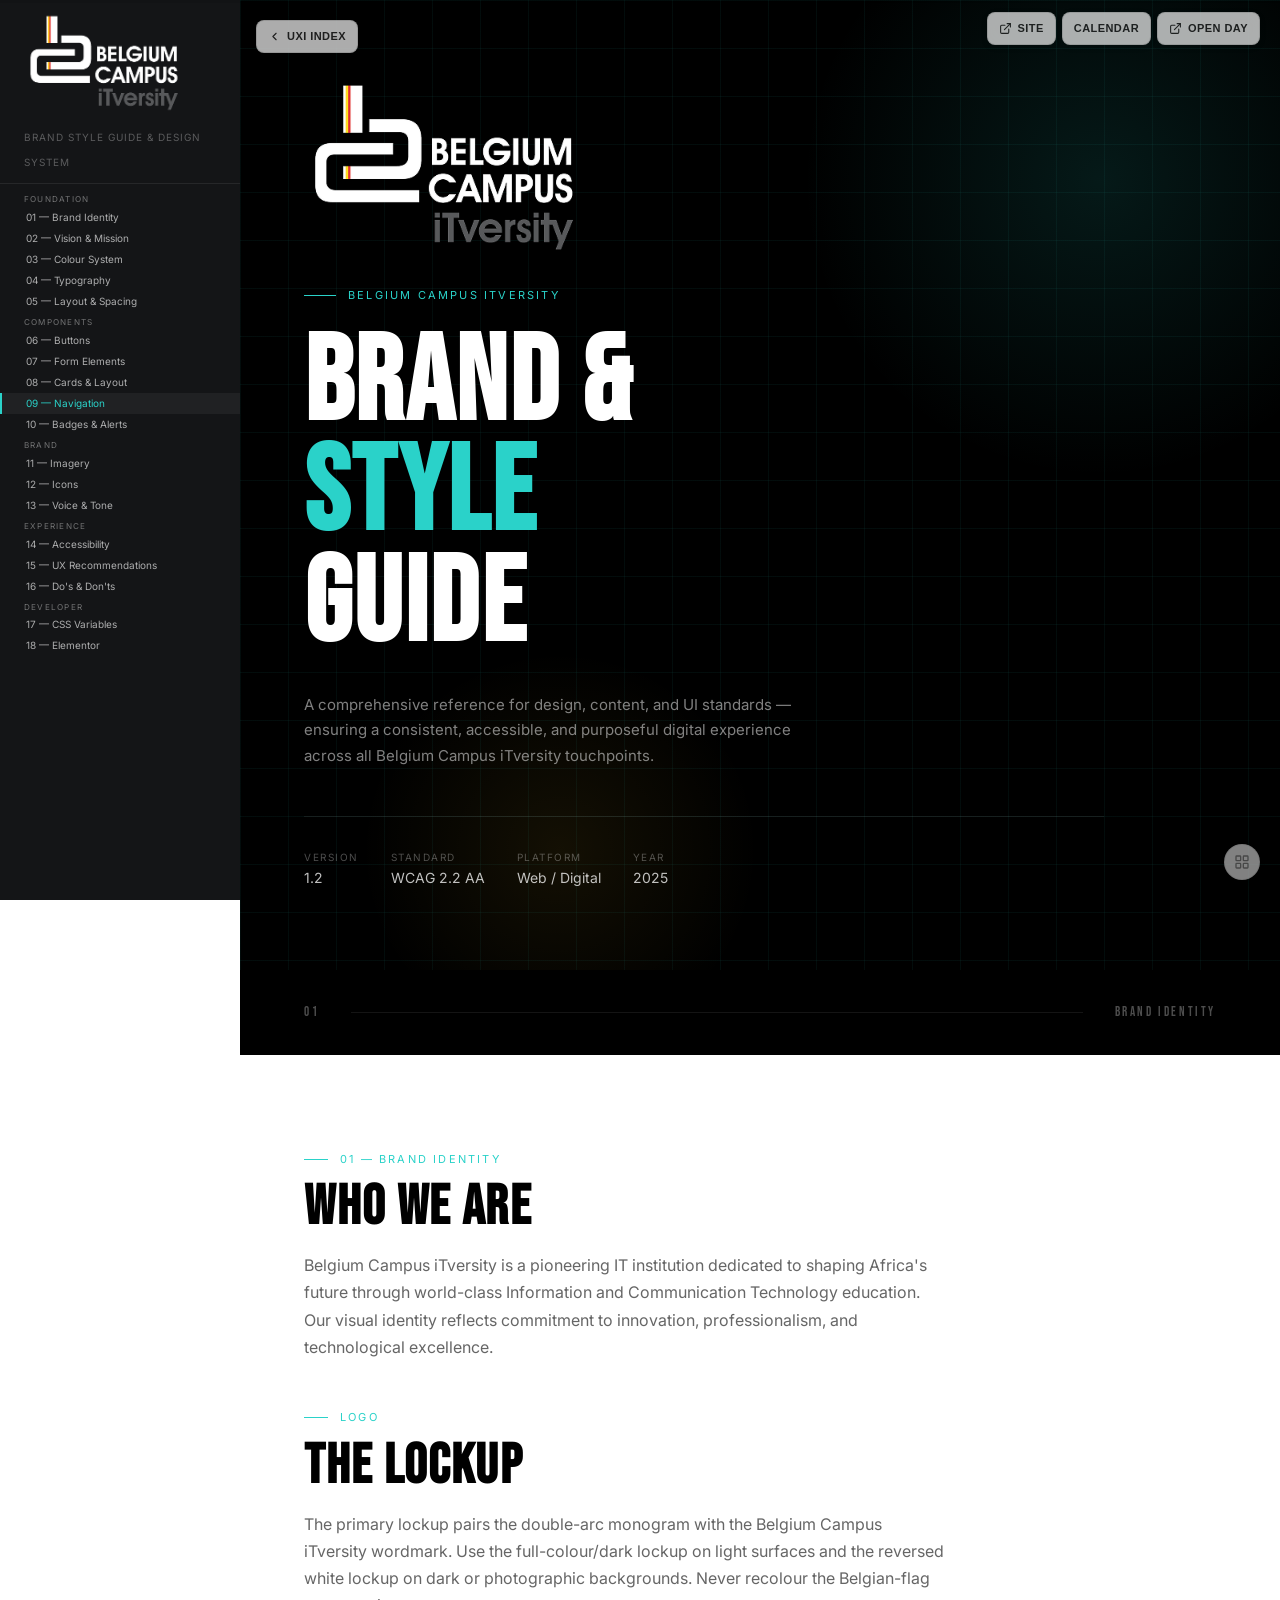
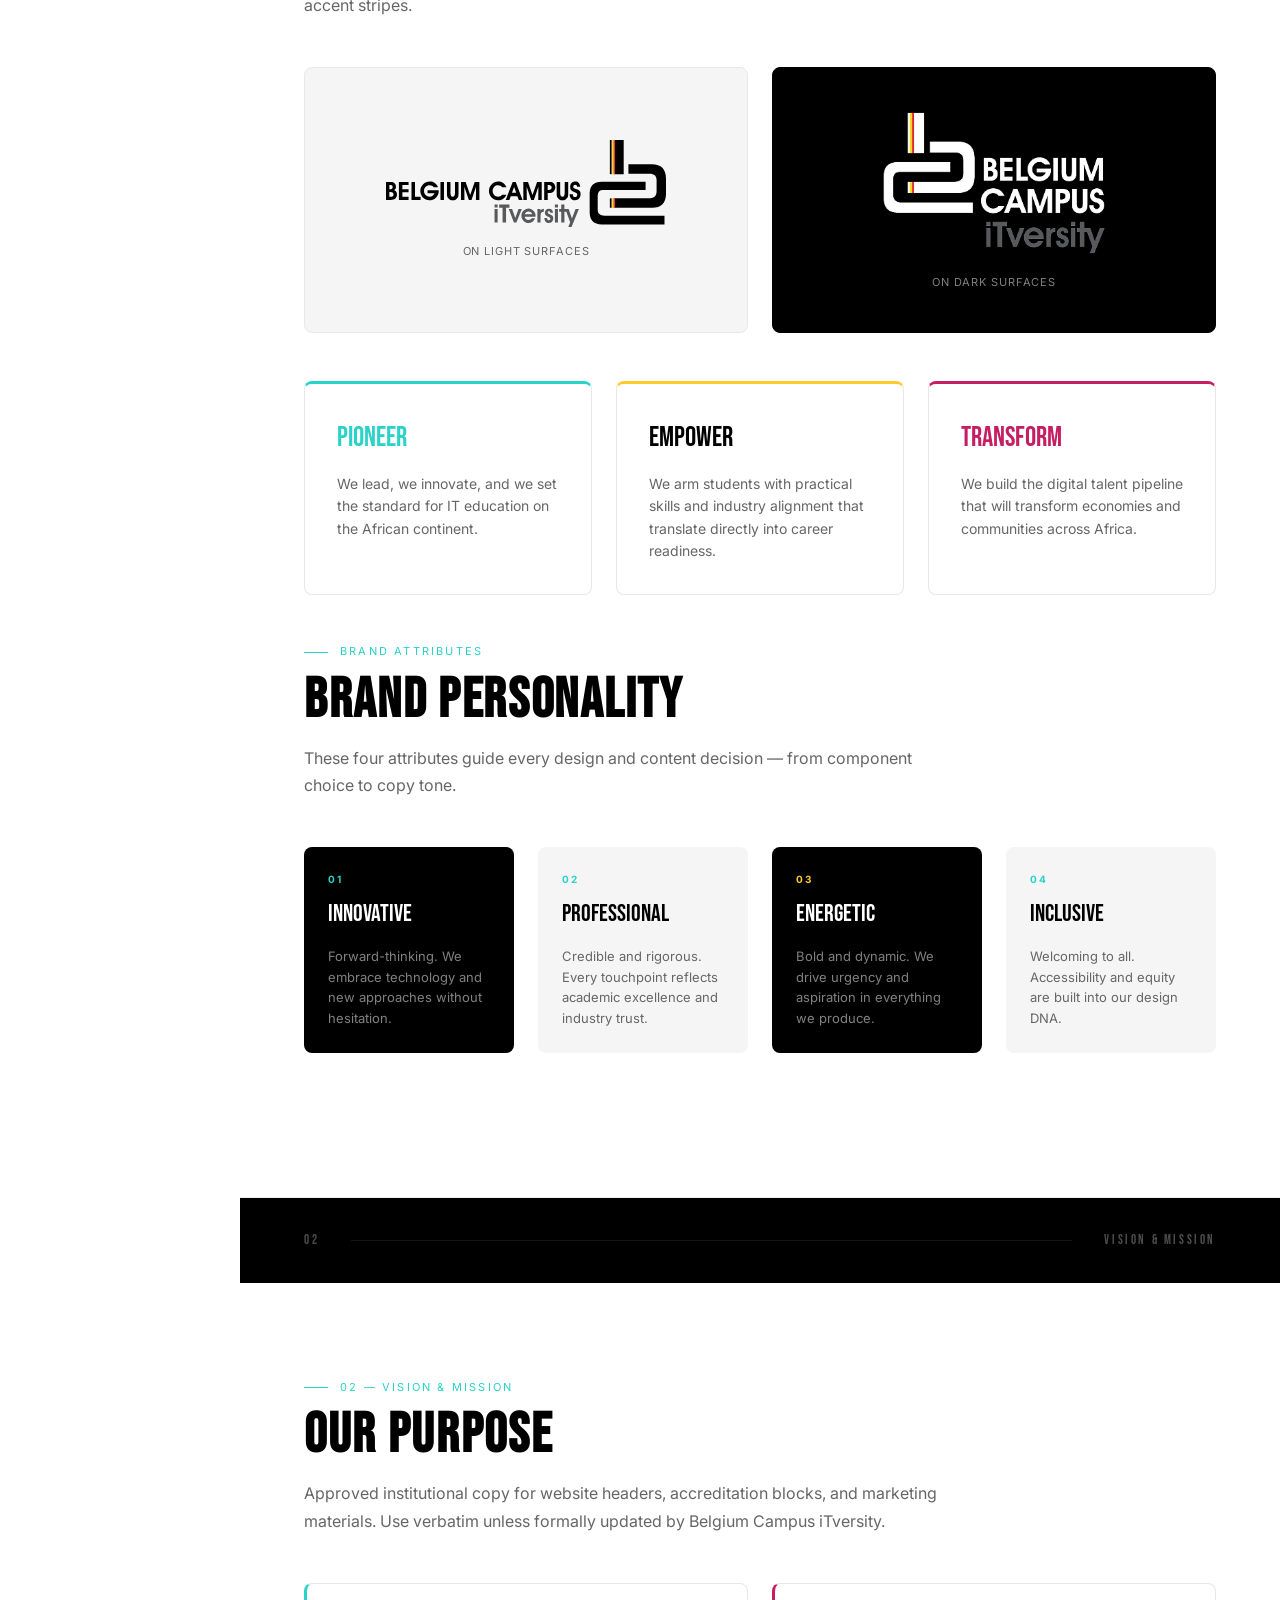
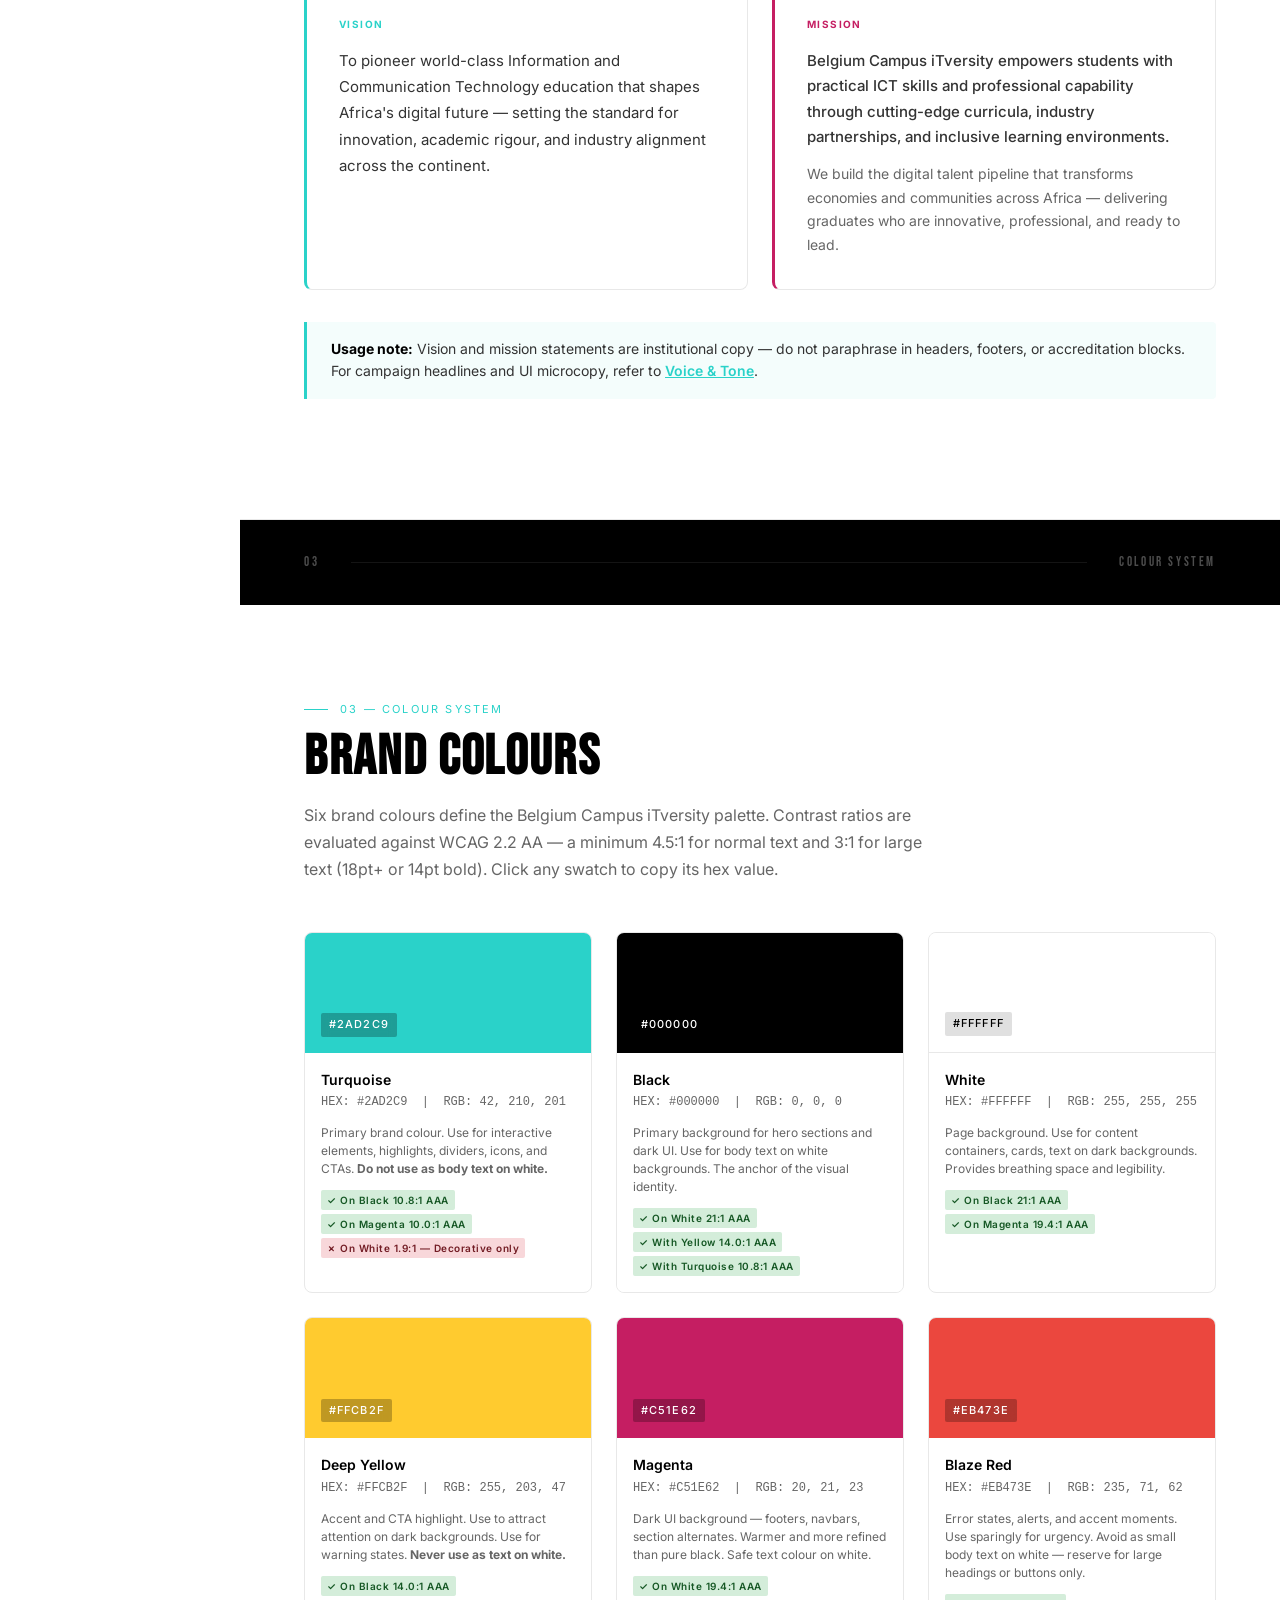
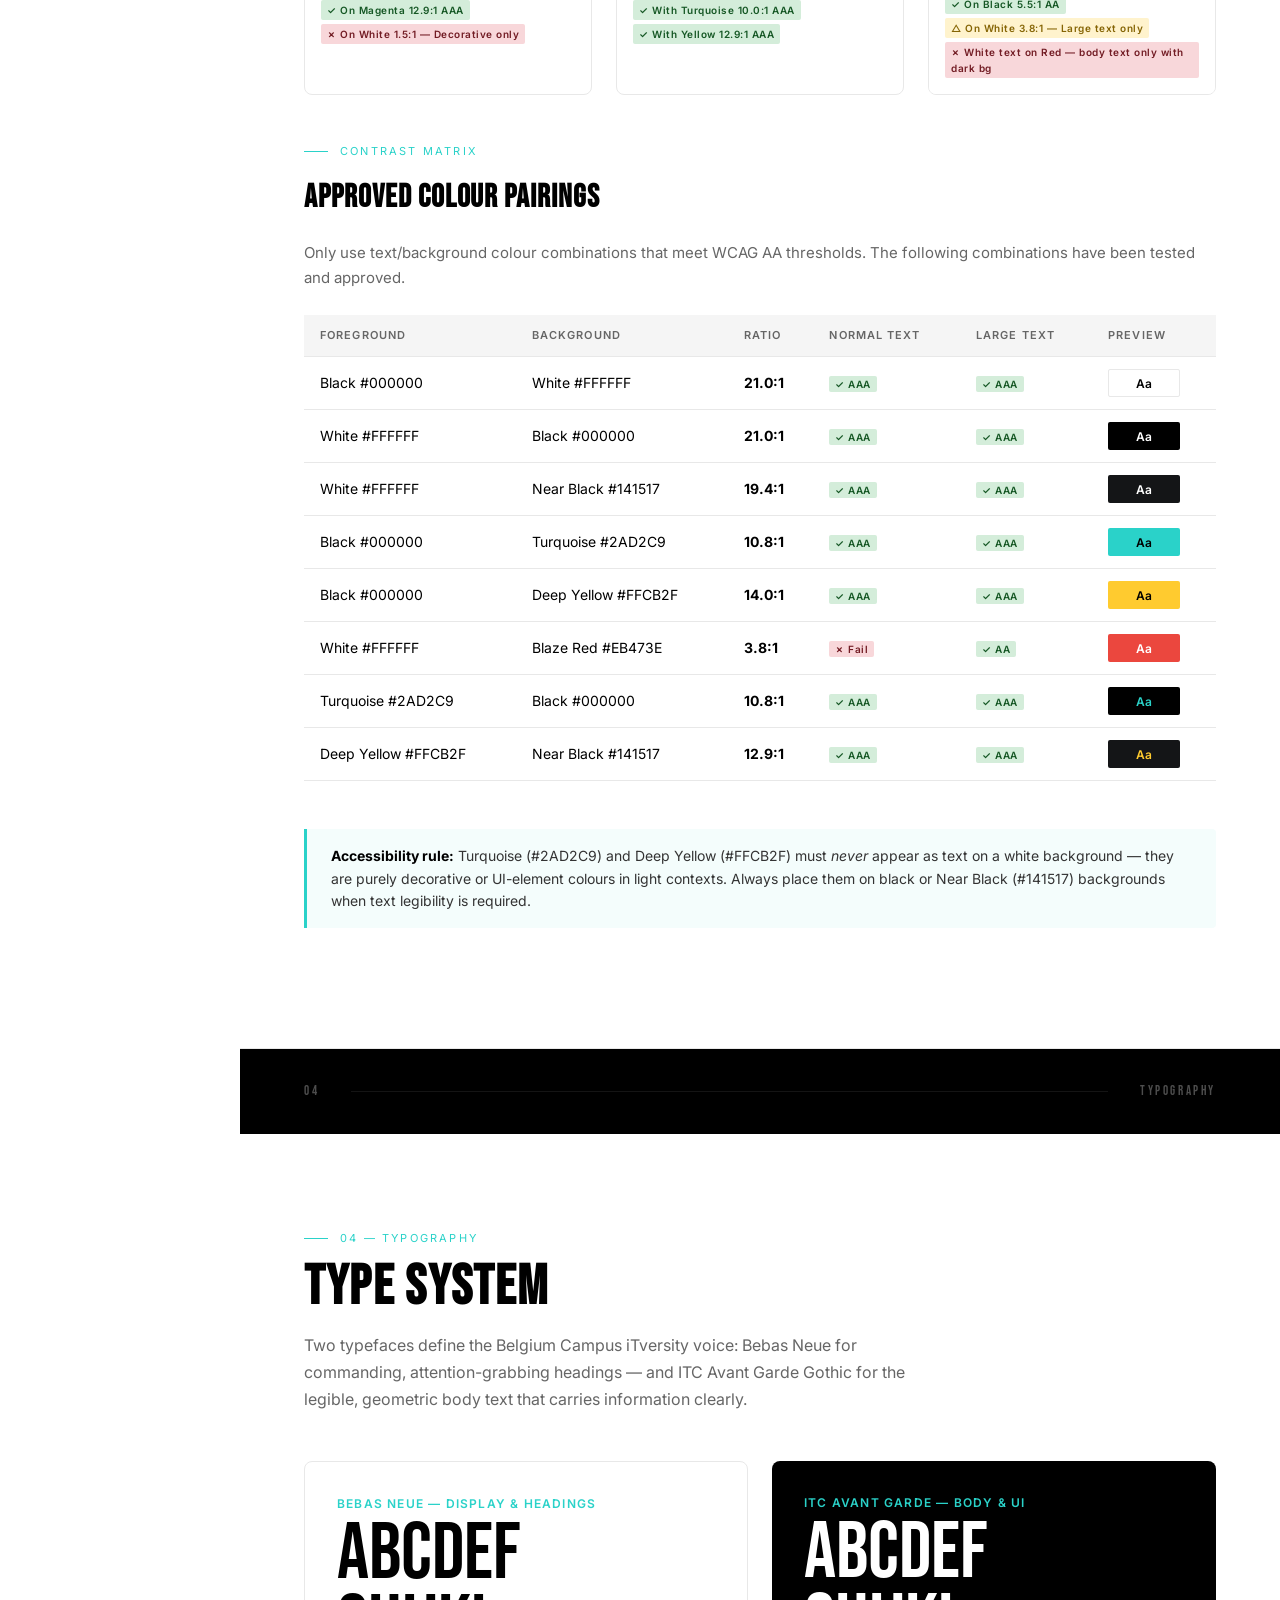
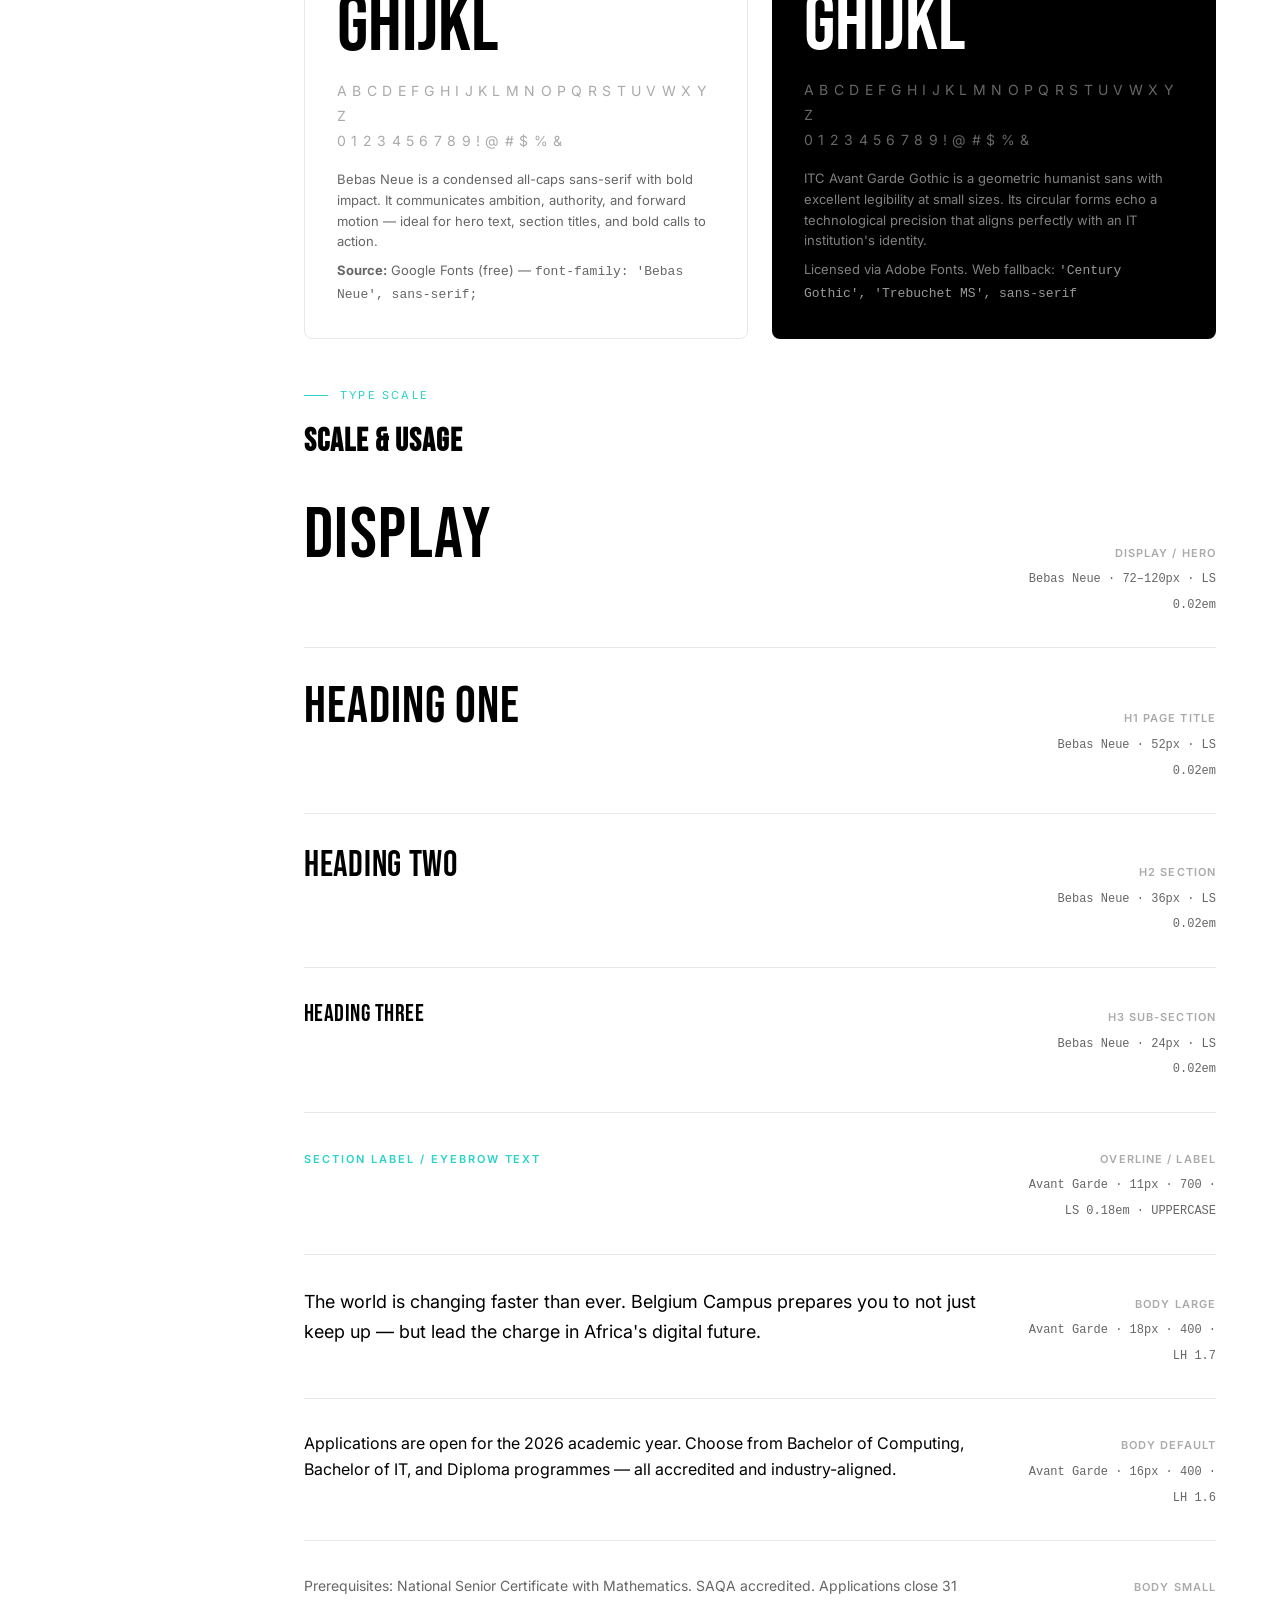
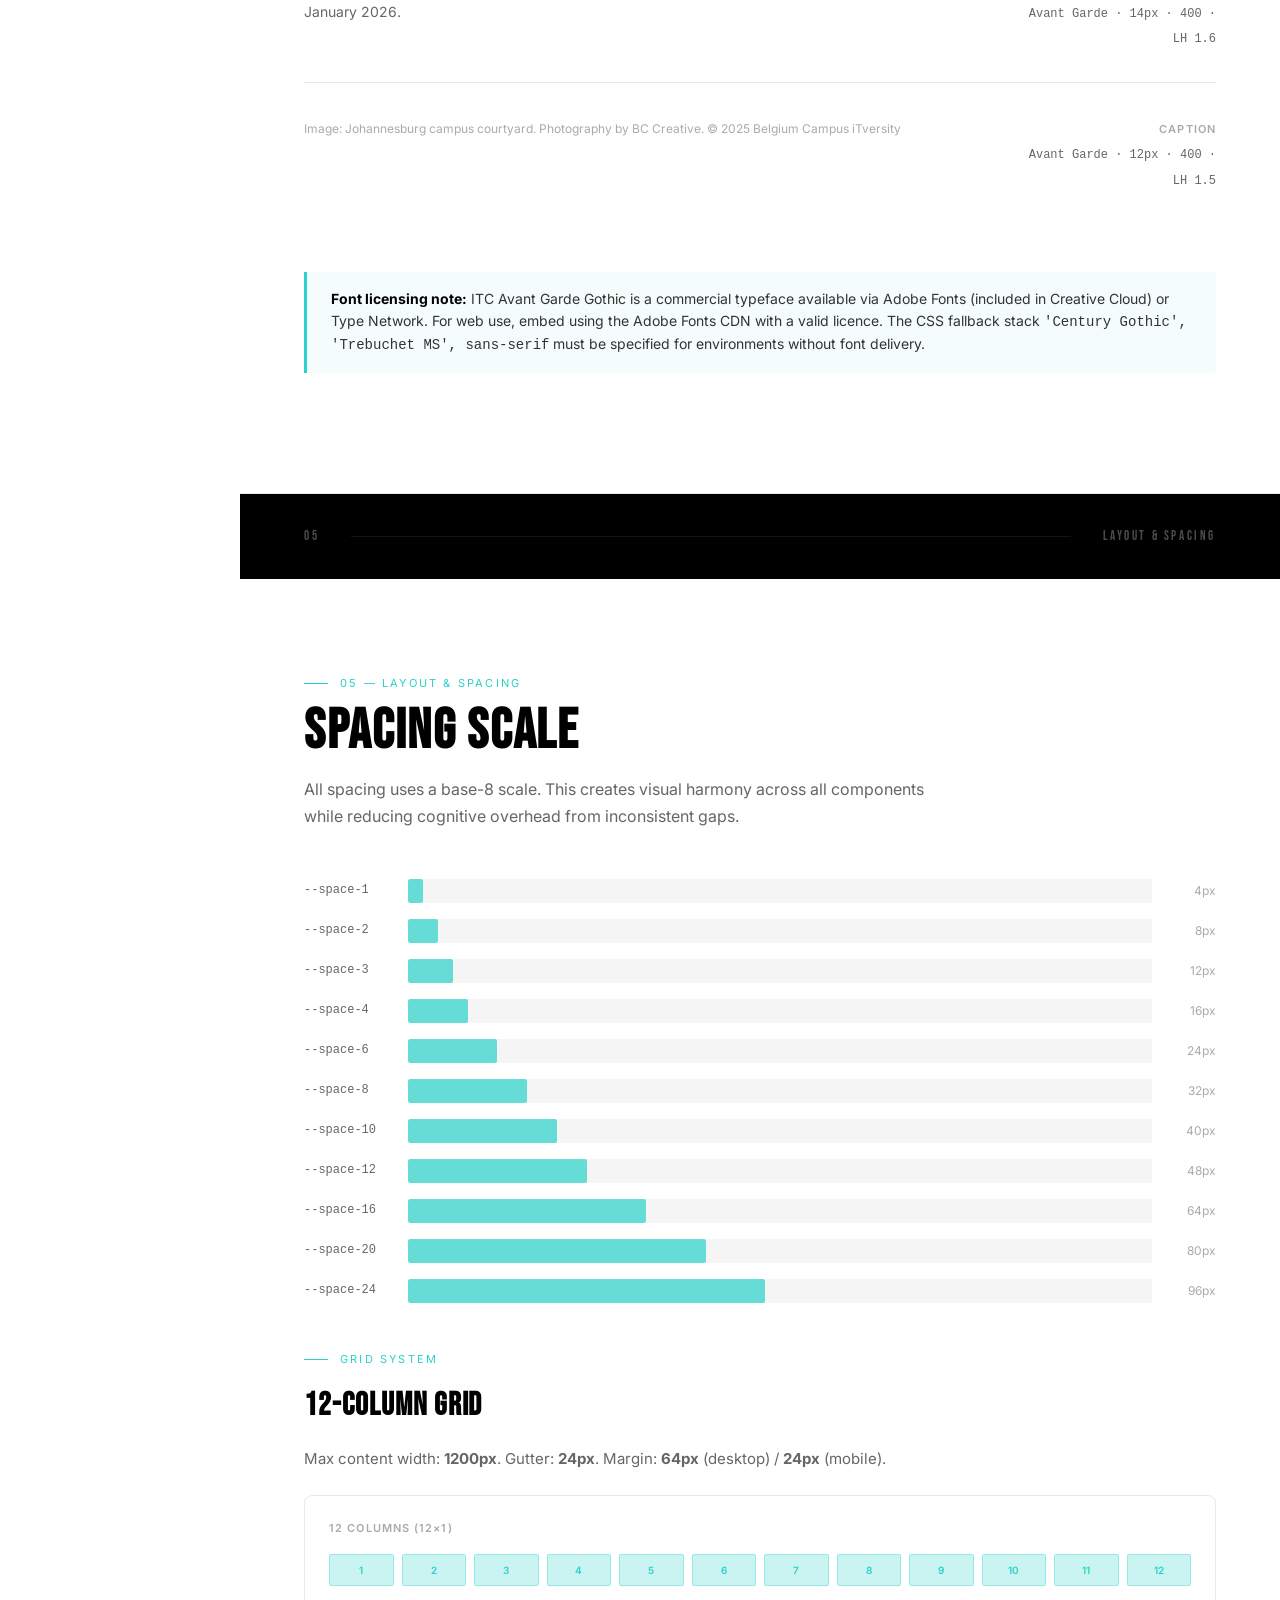
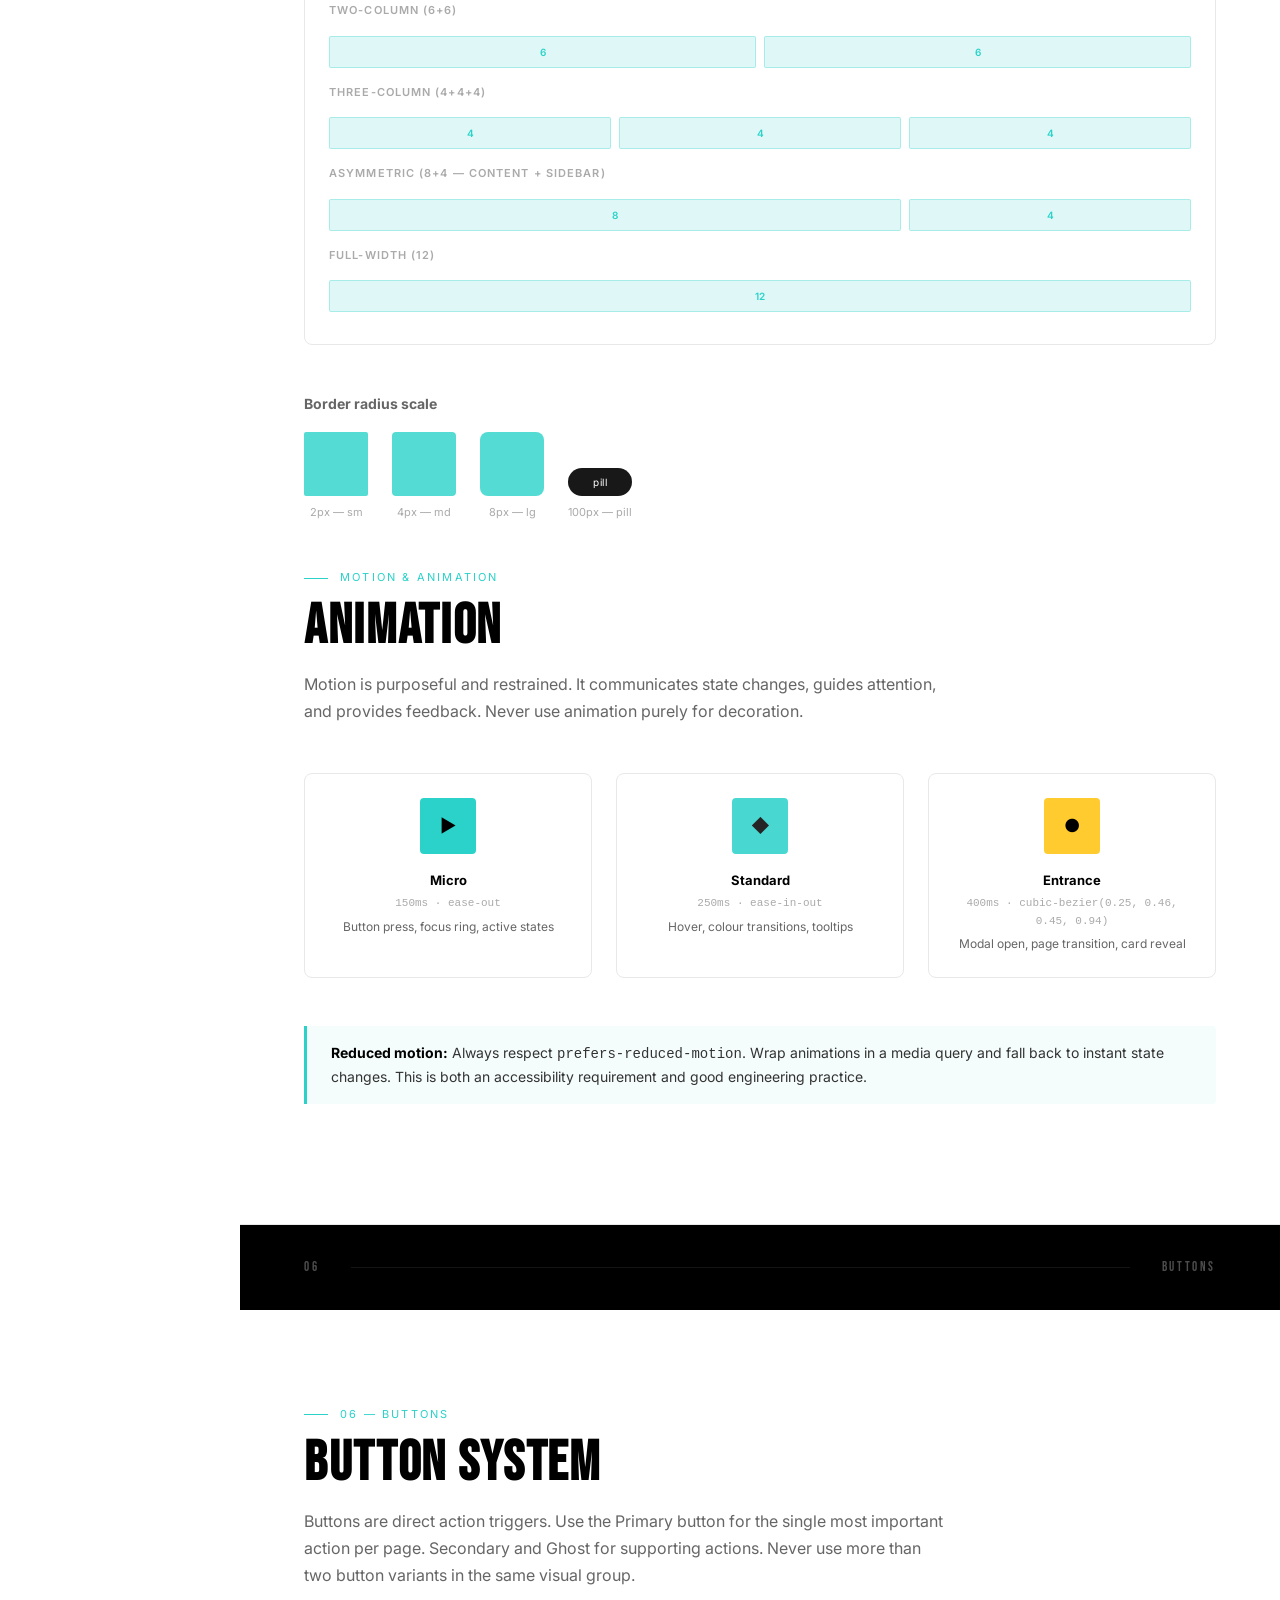
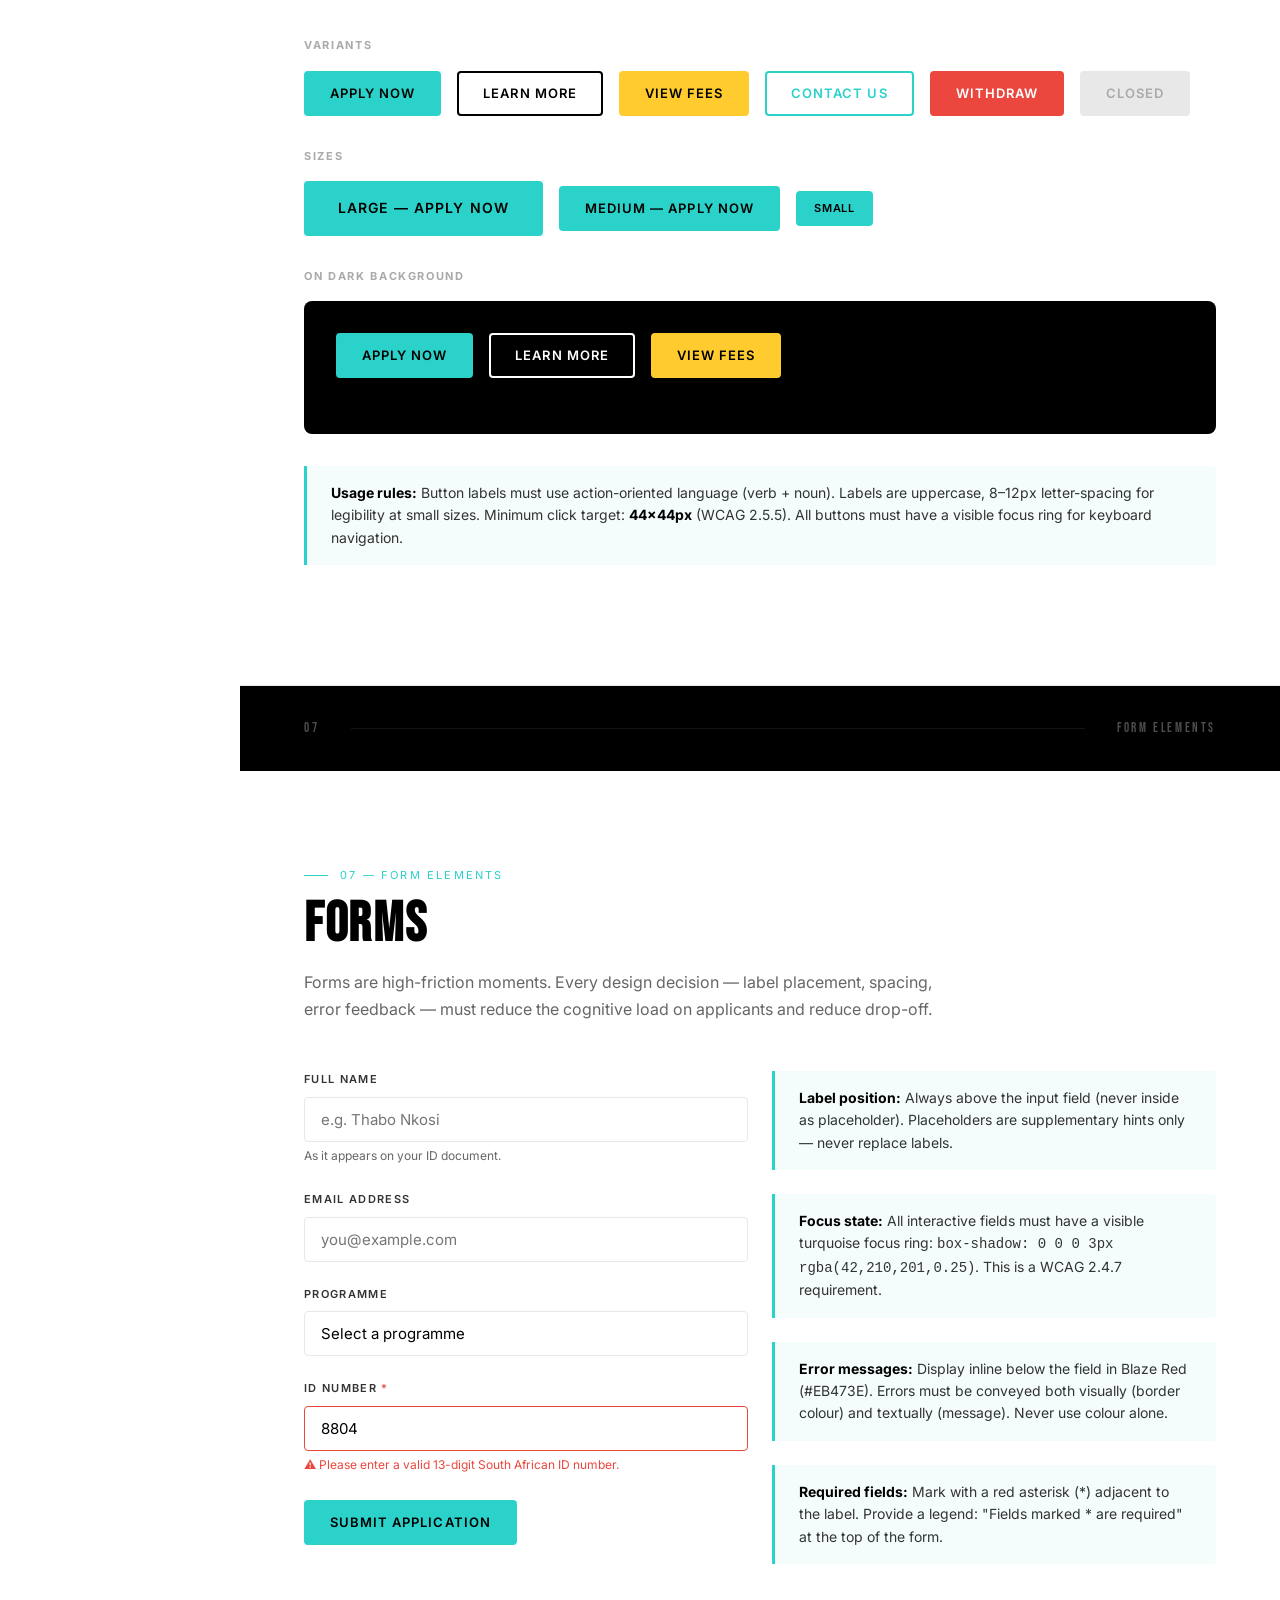
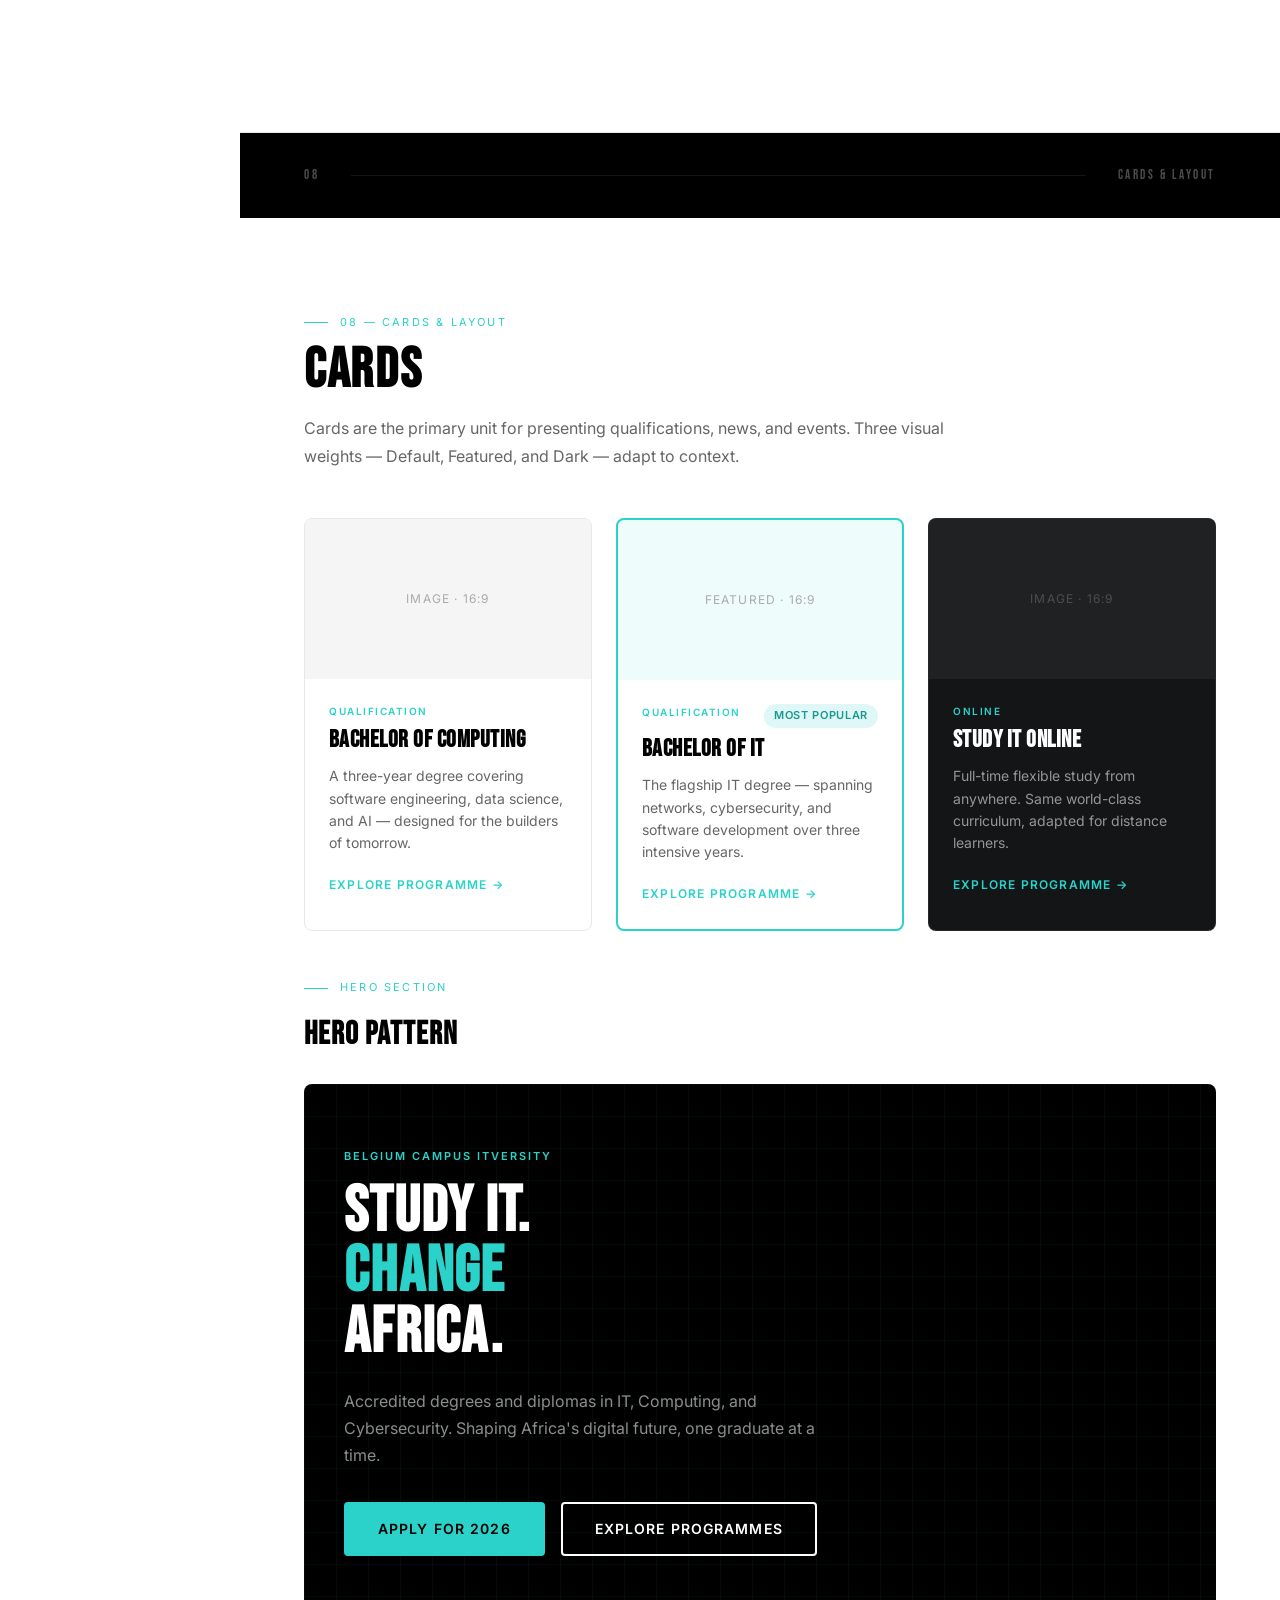
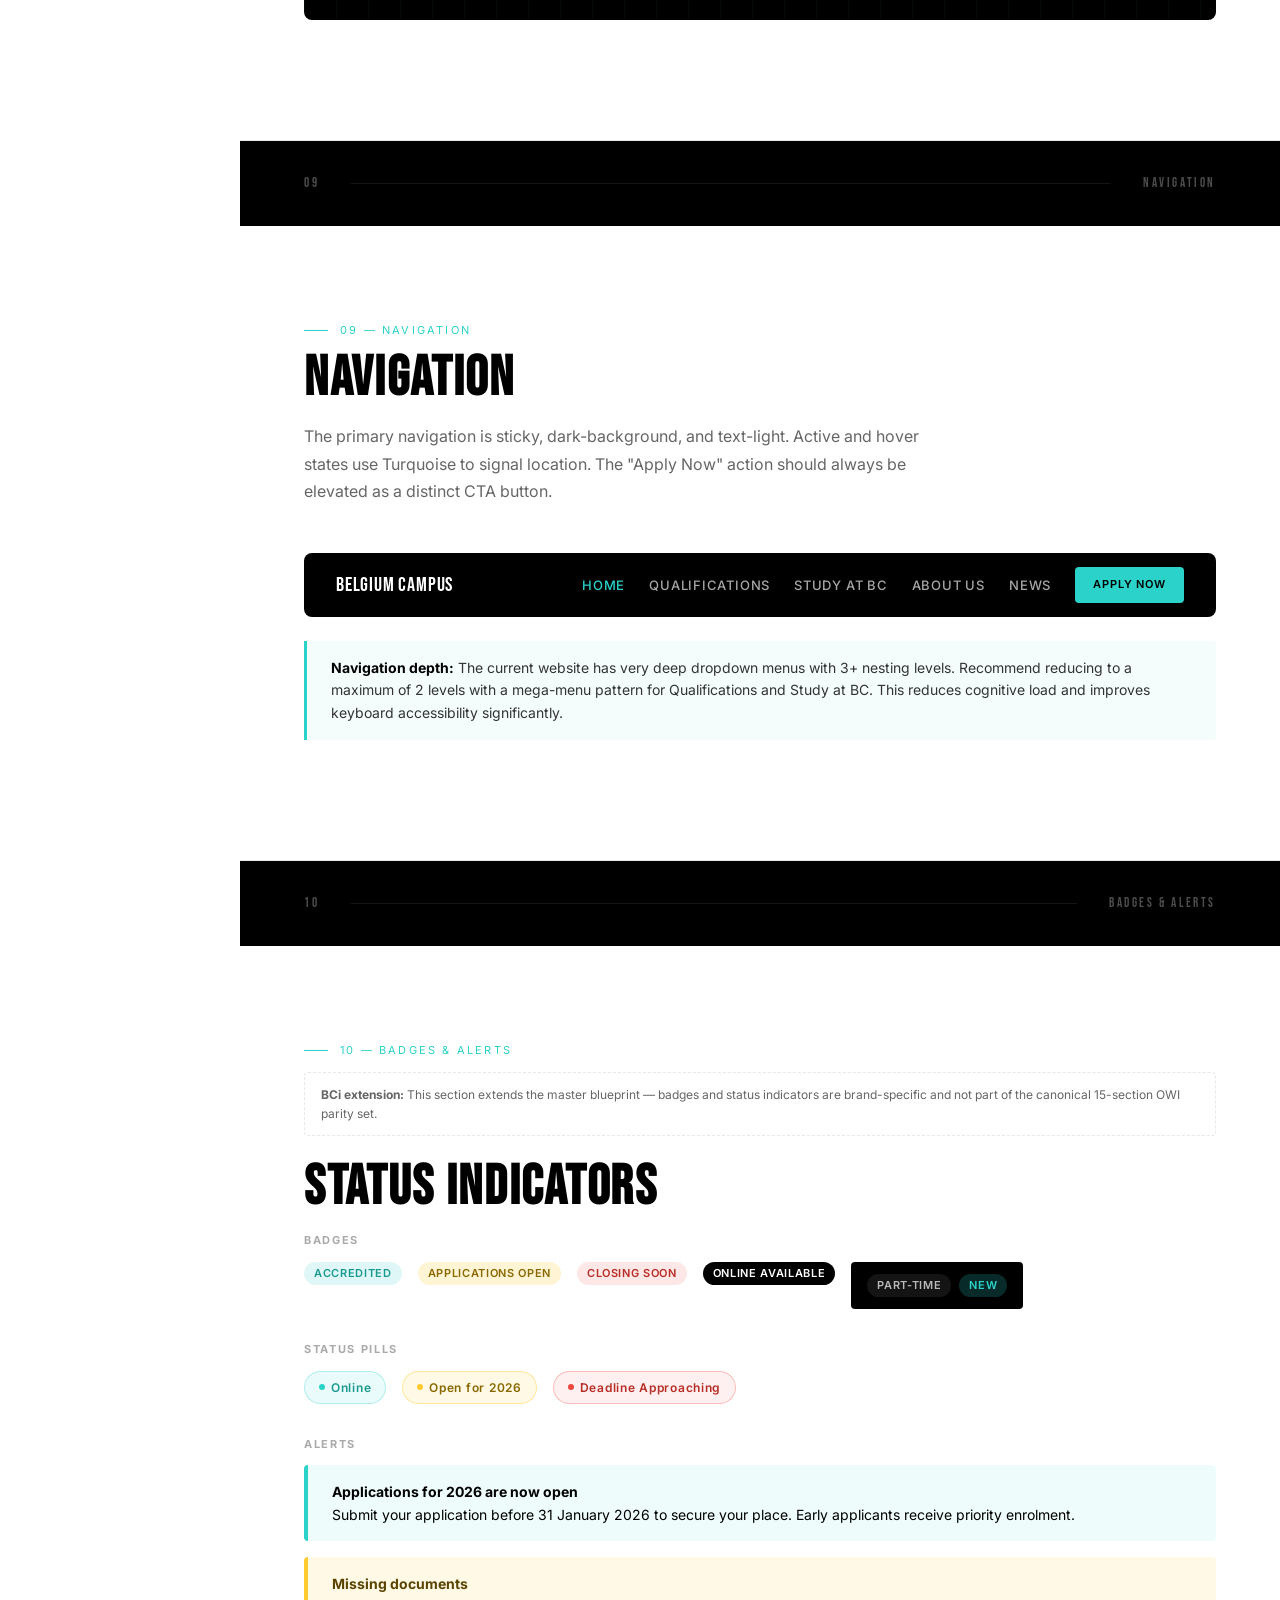
<file: BCi-style-guide/index.html>
<!DOCTYPE html>
<html lang="en">
<head>
<meta charset="UTF-8">
<meta name="viewport" content="width=device-width, initial-scale=1.0">
<title>Belgium Campus iTversity — Brand Style Guide & Design System v1.3</title>
<link rel="icon" type="image/png" href="../assets/favicons/BCi-favicon.png">
<link rel="preconnect" href="https://fonts.googleapis.com">
<link rel="preconnect" href="https://fonts.gstatic.com" crossorigin>
<link href="https://fonts.googleapis.com/css2?family=Bebas+Neue&family=Inter:wght@300;400;500;600&display=swap" rel="stylesheet">
<style>
  :root {
    --turquoise: #2AD2C9;
    --black: #000000;
    --near-black:#141517;
    --white: #FFFFFF;
    --yellow: #FFCB2F;
    --magenta: #C51E62;
    --red: #EB473E;
    --gray-100: #F5F5F5;
    --gray-200: #E8E8E8;
    --gray-400: #AAAAAA;
    --gray-600: #666666;
    --gray-800: #333333;

    --font-heading: 'Bebas Neue', 'Impact', sans-serif;
    --font-body: 'ITC Avant Garde Gothic', 'Century Gothic', 'Trebuchet MS', 'Inter', sans-serif;
    --font-ui: 'Inter', sans-serif;

    --space-1: 4px;
    --space-2: 8px;
    --space-3: 12px;
    --space-4: 16px;
    --space-6: 24px;
    --space-8: 32px;
    --space-10: 40px;
    --space-12: 48px;
    --space-16: 64px;
    --space-20: 80px;
    --space-24: 96px;

    --radius-sm: 2px;
    --radius-md: 4px;
    --radius-lg: 8px;
    --radius-pill: 100px;

    --max-width: 1200px;
    --col-gap: 24px;
  }

  * { box-sizing: border-box; margin: 0; padding: 0; }

  html { scroll-behavior: smooth; }

  body {
    font-family: var(--font-ui);
    background: var(--white);
    color: var(--black);
    line-height: 1.6;
    font-size: 16px;
  }

  /* ── NAV ── */
  .sg-nav {
    position: fixed;
    top: 0; left: 0;
    width: 240px;
    height: 100vh;
    height: 100dvh;
    background: var(--near-black);
    overflow: hidden;
    z-index: 100;
    display: flex;
    flex-direction: column;
    padding: 0;
  }

  .sg-nav-logo {
    flex-shrink: 0;
    padding: clamp(10px, 1.4vh, 32px) var(--space-6) clamp(8px, 1vh, 32px);
    border-bottom: 1px solid rgba(255,255,255,0.08);
    margin-bottom: clamp(4px, 0.6vh, 24px);
  }

  .sg-nav-body {
    flex: 1;
    min-height: 0;
    overflow: hidden;
  }

  .sg-nav-logo-tag {
    font-family: var(--font-heading);
    font-size: 22px;
    color: var(--turquoise);
    letter-spacing: 0.04em;
    line-height: 1.1;
    display: block;
  }

  .sg-nav-label {
    font-size: 10px;
    letter-spacing: 0.15em;
    text-transform: uppercase;
    color: rgba(255,255,255,0.4);
    padding: var(--space-6) var(--space-6) var(--space-2);
    display: block;
  }

  .sg-nav a {
    display: block;
    padding: var(--space-2) var(--space-6);
    font-size: 13px;
    color: rgba(255,255,255,0.65);
    text-decoration: none;
    transition: color 0.15s, background 0.15s;
    border-left: 2px solid transparent;
  }

  .sg-nav a:hover,
  .sg-nav a.active {
    color: var(--white);
    background: rgba(255,255,255,0.05);
    border-left-color: var(--turquoise);
  }

  .sg-nav a.active {
    color: var(--turquoise);
  }

  /* ── MAIN LAYOUT ── */
  .sg-main {
    margin-left: 240px;
  }

  /* ── COVER ── */
  .sg-cover {
    background: var(--black);
    min-height: 100vh;
    display: flex;
    flex-direction: column;
    justify-content: flex-end;
    padding: var(--space-20) var(--space-16);
    position: relative;
    overflow: hidden;
  }

  .sg-cover-grid {
    position: absolute;
    top: 0; left: 0; right: 0; bottom: 0;
    background-image:
      linear-gradient(rgba(42,210,201,0.06) 1px, transparent 1px),
      linear-gradient(90deg, rgba(42,210,201,0.06) 1px, transparent 1px);
    background-size: 48px 48px;
  }

  .sg-cover-accent {
    position: absolute;
    top: -120px; right: -120px;
    width: 600px; height: 600px;
    border-radius: 50%;
    background: radial-gradient(circle, rgba(42,210,201,0.12) 0%, transparent 70%);
    pointer-events: none;
  }

  .sg-cover-accent2 {
    position: absolute;
    bottom: -80px; left: 120px;
    width: 400px; height: 400px;
    border-radius: 50%;
    background: radial-gradient(circle, rgba(255,203,47,0.08) 0%, transparent 70%);
    pointer-events: none;
  }

  .sg-cover-content {
    position: relative;
    z-index: 1;
    max-width: 800px;
  }

  .sg-cover-eyebrow {
    font-family: var(--font-ui);
    font-size: 11px;
    letter-spacing: 0.2em;
    text-transform: uppercase;
    color: var(--turquoise);
    margin-bottom: var(--space-6);
    display: flex;
    align-items: center;
    gap: var(--space-3);
  }

  .sg-cover-eyebrow::before {
    content: '';
    display: block;
    width: 32px;
    height: 1px;
    background: var(--turquoise);
  }

  .sg-cover-title {
    font-family: var(--font-heading);
    font-size: clamp(64px, 10vw, 120px);
    line-height: 0.92;
    color: var(--white);
    letter-spacing: 0.02em;
    margin-bottom: var(--space-8);
  }

  .sg-cover-title span {
    color: var(--turquoise);
  }

  .sg-cover-desc {
    font-size: 15px;
    color: rgba(255,255,255,0.5);
    max-width: 520px;
    line-height: 1.7;
    margin-bottom: var(--space-12);
  }

  .sg-cover-meta {
    display: flex;
    gap: var(--space-8);
    padding-top: var(--space-8);
    border-top: 1px solid rgba(255,255,255,0.08);
  }

  .sg-cover-meta-item {
    display: flex;
    flex-direction: column;
    gap: 2px;
  }

  .sg-cover-meta-label {
    font-size: 10px;
    letter-spacing: 0.15em;
    text-transform: uppercase;
    color: rgba(255,255,255,0.3);
  }

  .sg-cover-meta-value {
    font-size: 14px;
    color: rgba(255,255,255,0.75);
  }

  /* ── SECTIONS ── */
  .sg-section {
    padding: var(--space-24) var(--space-16);
    border-bottom: 1px solid var(--gray-200);
    max-width: var(--max-width);
    margin: 0 auto;
  }

  .sg-section-full {
    padding: var(--space-24) var(--space-16);
    border-bottom: 1px solid var(--gray-200);
  }

  .sg-section-dark {
    background: var(--near-black);
    padding: var(--space-24) var(--space-16);
    border-bottom: none;
  }

  .sg-section-dark .sg-section {
    border-bottom: 1px solid rgba(255,255,255,0.08);
  }

  .sg-section-number {
    font-family: var(--font-ui);
    font-size: 11px;
    letter-spacing: 0.2em;
    text-transform: uppercase;
    color: var(--turquoise);
    margin-bottom: var(--space-3);
    display: flex;
    align-items: center;
    gap: var(--space-3);
  }

  .sg-section-number::before {
    content: '';
    display: block;
    width: 24px;
    height: 1px;
    background: var(--turquoise);
  }

  .sg-section-number-dark {
    font-family: var(--font-ui);
    font-size: 11px;
    letter-spacing: 0.2em;
    text-transform: uppercase;
    color: rgba(42,210,201,0.7);
    margin-bottom: var(--space-3);
    display: flex;
    align-items: center;
    gap: var(--space-3);
  }

  .sg-section-number-dark::before {
    content: '';
    display: block;
    width: 24px;
    height: 1px;
    background: rgba(42,210,201,0.5);
  }

  .sg-h1 {
    font-family: var(--font-heading);
    font-size: 56px;
    line-height: 1;
    letter-spacing: 0.03em;
    color: var(--black);
    margin-bottom: var(--space-4);
  }

  .sg-h1-white {
    font-family: var(--font-heading);
    font-size: 56px;
    line-height: 1;
    letter-spacing: 0.03em;
    color: var(--white);
    margin-bottom: var(--space-4);
  }

  .sg-section-lead {
    font-size: 16px;
    color: var(--gray-600);
    max-width: 640px;
    line-height: 1.7;
    margin-bottom: var(--space-12);
  }

  .sg-section-lead-white {
    font-size: 16px;
    color: rgba(255,255,255,0.55);
    max-width: 640px;
    line-height: 1.7;
    margin-bottom: var(--space-12);
  }

  .sg-rule {
    width: 40px;
    height: 2px;
    background: var(--turquoise);
    margin-bottom: var(--space-6);
  }

  /* ── COLOR SYSTEM ── */
  .color-grid {
    display: grid;
    grid-template-columns: repeat(3, 1fr);
    gap: var(--col-gap);
    margin-bottom: var(--space-12);
  }

  .color-card {
    border-radius: var(--radius-lg);
    overflow: hidden;
    border: 1px solid var(--gray-200);
    cursor: pointer;
    transition: box-shadow 0.2s ease, transform 0.15s ease;
  }

  .color-card:hover {
    box-shadow: 0 4px 16px rgba(0, 0, 0, 0.08);
    transform: translateY(-1px);
  }

  .color-card.copied {
    box-shadow: 0 0 0 2px var(--turquoise);
  }

  .color-card.copied .color-swatch-label::after {
    content: ' · Copied';
  }

  .color-swatch {
    height: 120px;
    display: flex;
    align-items: flex-end;
    padding: var(--space-4);
    position: relative;
  }

  .color-swatch-label {
    font-size: 11px;
    font-weight: 500;
    letter-spacing: 0.1em;
    text-transform: uppercase;
    background: rgba(0,0,0,0.25);
    color: white;
    padding: 3px 8px;
    border-radius: 2px;
    backdrop-filter: blur(4px);
  }

  .color-meta {
    padding: var(--space-4) var(--space-4) var(--space-4);
    background: var(--white);
  }

  .color-name {
    font-size: 14px;
    font-weight: 600;
    color: var(--black);
    margin-bottom: 2px;
  }

  .color-hex {
    font-family: 'Courier New', monospace;
    font-size: 12px;
    color: var(--gray-600);
    margin-bottom: var(--space-3);
  }

  .color-roles {
    font-size: 12px;
    color: var(--gray-600);
    line-height: 1.5;
    margin-bottom: var(--space-3);
  }

  .wcag-badges {
    display: flex;
    gap: 4px;
    flex-wrap: wrap;
  }

  .wcag-badge {
    font-size: 10px;
    font-weight: 600;
    padding: 2px 6px;
    border-radius: 2px;
    letter-spacing: 0.05em;
  }

  .wcag-pass { background: #D4EDDA; color: #155724; }
  .wcag-fail { background: #F8D7DA; color: #721C24; }
  .wcag-warn { background: #FFF3CD; color: #856404; }

  /* ── CONTRAST TABLE ── */
  .contrast-table {
    width: 100%;
    border-collapse: collapse;
    font-size: 14px;
    margin-bottom: var(--space-8);
  }

  .contrast-table th {
    text-align: left;
    padding: var(--space-3) var(--space-4);
    background: var(--gray-100);
    font-size: 11px;
    letter-spacing: 0.1em;
    text-transform: uppercase;
    color: var(--gray-600);
    font-weight: 600;
    border-bottom: 1px solid var(--gray-200);
  }

  .contrast-table td {
    padding: var(--space-3) var(--space-4);
    border-bottom: 1px solid var(--gray-200);
    vertical-align: middle;
  }

  .contrast-preview {
    display: inline-flex;
    align-items: center;
    justify-content: center;
    width: 72px;
    height: 28px;
    border-radius: 2px;
    font-size: 12px;
    font-weight: 600;
  }

  /* ── TYPOGRAPHY ── */
  .type-scale {
    display: flex;
    flex-direction: column;
    gap: var(--space-8);
    margin-bottom: var(--space-12);
  }

  .type-row {
    display: grid;
    grid-template-columns: 1fr 200px;
    gap: var(--space-6);
    align-items: baseline;
    padding-bottom: var(--space-8);
    border-bottom: 1px solid var(--gray-200);
  }

  .type-meta {
    text-align: right;
  }

  .type-meta-name {
    font-size: 11px;
    font-weight: 600;
    letter-spacing: 0.1em;
    text-transform: uppercase;
    color: var(--gray-400);
    display: block;
    margin-bottom: 2px;
  }

  .type-meta-spec {
    font-size: 12px;
    color: var(--gray-600);
    font-family: 'Courier New', monospace;
  }

  .type-h1 { font-family: var(--font-heading); font-size: 72px; line-height: 1; letter-spacing: 0.02em; color: var(--black); }
  .type-h2 { font-family: var(--font-heading); font-size: 52px; line-height: 1.05; letter-spacing: 0.02em; color: var(--black); }
  .type-h3 { font-family: var(--font-heading); font-size: 36px; line-height: 1.1; letter-spacing: 0.02em; color: var(--black); }
  .type-h4 { font-family: var(--font-heading); font-size: 24px; line-height: 1.15; letter-spacing: 0.02em; color: var(--black); }
  .type-label { font-family: var(--font-body); font-size: 11px; font-weight: 600; letter-spacing: 0.18em; text-transform: uppercase; color: var(--turquoise); }
  .type-body-lg { font-family: var(--font-body); font-size: 18px; line-height: 1.7; color: var(--black); }
  .type-body { font-family: var(--font-body); font-size: 16px; line-height: 1.6; color: var(--black); }
  .type-body-sm { font-family: var(--font-body); font-size: 14px; line-height: 1.6; color: var(--gray-600); }
  .type-caption { font-family: var(--font-body); font-size: 12px; line-height: 1.5; color: var(--gray-400); }

  /* ── FONT ANATOMY ── */
  .font-anatomy {
    display: grid;
    grid-template-columns: 1fr 1fr;
    gap: var(--col-gap);
    margin-bottom: var(--space-12);
  }

  .font-card {
    padding: var(--space-8);
    border: 1px solid var(--gray-200);
    border-radius: var(--radius-lg);
  }

  .font-card-dark {
    padding: var(--space-8);
    background: var(--black);
    border-radius: var(--radius-lg);
  }

  .font-display {
    font-family: var(--font-heading);
    font-size: 80px;
    line-height: 0.9;
    color: var(--black);
    margin-bottom: var(--space-4);
  }

  .font-display-white {
    font-family: var(--font-heading);
    font-size: 80px;
    line-height: 0.9;
    color: var(--white);
    margin-bottom: var(--space-4);
  }

  .font-name { font-size: 12px; font-weight: 600; color: var(--turquoise); letter-spacing: 0.1em; text-transform: uppercase; margin-bottom: 4px; }
  .font-desc { font-size: 13px; color: var(--gray-600); line-height: 1.6; }
  .font-desc-white { font-size: 13px; color: rgba(255,255,255,0.5); line-height: 1.6; }

  .font-alpha {
    font-family: var(--font-body);
    font-size: 14px;
    color: var(--gray-400);
    letter-spacing: 0.05em;
    margin-top: var(--space-4);
    line-height: 1.8;
  }

  /* ── SPACING ── */
  .spacing-grid {
    display: flex;
    flex-direction: column;
    gap: var(--space-4);
    margin-bottom: var(--space-12);
  }

  .spacing-row {
    display: flex;
    align-items: center;
    gap: var(--space-6);
  }

  .spacing-label {
    font-family: 'Courier New', monospace;
    font-size: 12px;
    color: var(--gray-600);
    width: 80px;
    flex-shrink: 0;
  }

  .spacing-bar-wrap {
    flex: 1;
    height: 24px;
    background: var(--gray-100);
    border-radius: 2px;
    overflow: hidden;
  }

  .spacing-bar {
    height: 100%;
    background: var(--turquoise);
    border-radius: 2px;
    opacity: 0.7;
  }

  .spacing-px {
    font-size: 12px;
    color: var(--gray-400);
    width: 40px;
    text-align: right;
    flex-shrink: 0;
  }

  /* ── GRID DEMO ── */
  .grid-demo {
    border: 1px solid var(--gray-200);
    border-radius: var(--radius-lg);
    padding: var(--space-6);
    margin-bottom: var(--space-12);
  }

  .grid-demo-row {
    display: grid;
    grid-template-columns: repeat(12, 1fr);
    gap: 8px;
    margin-bottom: 8px;
  }

  .grid-col {
    height: 32px;
    background: rgba(42,210,201,0.15);
    border: 1px solid rgba(42,210,201,0.3);
    border-radius: 2px;
    display: flex;
    align-items: center;
    justify-content: center;
    font-size: 10px;
    color: var(--turquoise);
    font-weight: 600;
  }

  .grid-col-dark { background: rgba(42,210,201,0.25); }
  .grid-col-span2 { grid-column: span 2; }
  .grid-col-span3 { grid-column: span 3; }
  .grid-col-span4 { grid-column: span 4; }
  .grid-col-span6 { grid-column: span 6; }
  .grid-col-span8 { grid-column: span 8; }
  .grid-col-span12 { grid-column: span 12; }

  /* ── BUTTONS ── */
  .component-row {
    display: flex;
    align-items: flex-start;
    gap: var(--space-4);
    flex-wrap: wrap;
    margin-bottom: var(--space-6);
  }

  .btn {
    display: inline-flex;
    align-items: center;
    justify-content: center;
    gap: var(--space-2);
    font-family: var(--font-body);
    font-size: 13px;
    font-weight: 600;
    letter-spacing: 0.08em;
    text-transform: uppercase;
    border-radius: var(--radius-md);
    cursor: pointer;
    border: 2px solid transparent;
    transition: all 0.15s;
    text-decoration: none;
    white-space: nowrap;
  }

  .btn-lg { padding: 14px 32px; font-size: 14px; }
  .btn-md { padding: 10px 24px; }
  .btn-sm { padding: 7px 16px; font-size: 11px; }

  .btn-primary { background: var(--turquoise); color: var(--black); border-color: var(--turquoise); }
  .btn-primary:hover { background: #22B8B0; border-color: #22B8B0; }

  .btn-secondary { background: transparent; color: var(--black); border-color: var(--black); }
  .btn-secondary:hover { background: var(--black); color: var(--white); }

  .btn-yellow { background: var(--yellow); color: var(--black); border-color: var(--yellow); }
  .btn-yellow:hover { background: #F0BC1A; border-color: #F0BC1A; }

  .btn-ghost { background: transparent; color: var(--turquoise); border-color: var(--turquoise); }
  .btn-ghost:hover { background: var(--turquoise); color: var(--black); }

  .btn-danger { background: var(--red); color: var(--white); border-color: var(--red); }
  .btn-danger:hover { background: #D43530; border-color: #D43530; }

  .btn-white { background: var(--white); color: var(--black); border-color: var(--white); }
  .btn-outline-white { background: transparent; color: var(--white); border-color: var(--white); }
  .btn-outline-white:hover { background: var(--white); color: var(--black); }

  .btn-disabled { background: var(--gray-200); color: var(--gray-400); border-color: var(--gray-200); cursor: not-allowed; }

  /* ── FORM ELEMENTS ── */
  .form-group {
    margin-bottom: var(--space-6);
  }

  .form-label {
    display: block;
    font-family: var(--font-body);
    font-size: 11px;
    font-weight: 600;
    letter-spacing: 0.12em;
    text-transform: uppercase;
    color: var(--gray-800);
    margin-bottom: var(--space-2);
  }

  .form-input {
    width: 100%;
    padding: 12px 16px;
    font-family: var(--font-body);
    font-size: 15px;
    color: var(--black);
    background: var(--white);
    border: 1.5px solid var(--gray-200);
    border-radius: var(--radius-md);
    outline: none;
    transition: border-color 0.15s, box-shadow 0.15s;
    appearance: none;
  }

  .form-input:focus {
    border-color: var(--turquoise);
    box-shadow: 0 0 0 3px rgba(42,210,201,0.15);
  }

  .form-input-error {
    border-color: var(--red);
  }

  .form-helper {
    font-size: 12px;
    color: var(--gray-600);
    margin-top: var(--space-1);
  }

  .form-error {
    font-size: 12px;
    color: var(--red);
    margin-top: var(--space-1);
  }

  /* ── CARDS ── */
  .card-grid {
    display: grid;
    grid-template-columns: repeat(3, 1fr);
    gap: var(--col-gap);
    margin-bottom: var(--space-12);
  }

  .card {
    border: 1px solid var(--gray-200);
    border-radius: var(--radius-lg);
    overflow: hidden;
    background: var(--white);
  }

  .card-image-placeholder {
    height: 160px;
    background: var(--gray-100);
    display: flex;
    align-items: center;
    justify-content: center;
    font-size: 12px;
    color: var(--gray-400);
    letter-spacing: 0.1em;
    text-transform: uppercase;
  }

  .card-body { padding: var(--space-6); }

  .card-tag {
    font-size: 10px;
    font-weight: 600;
    letter-spacing: 0.15em;
    text-transform: uppercase;
    color: var(--turquoise);
    margin-bottom: var(--space-2);
    display: block;
  }

  .card-title {
    font-family: var(--font-heading);
    font-size: 24px;
    letter-spacing: 0.02em;
    color: var(--black);
    line-height: 1.1;
    margin-bottom: var(--space-3);
  }

  .card-text {
    font-family: var(--font-body);
    font-size: 14px;
    color: var(--gray-600);
    line-height: 1.6;
    margin-bottom: var(--space-4);
  }

  .card-link {
    font-size: 12px;
    font-weight: 600;
    letter-spacing: 0.1em;
    text-transform: uppercase;
    color: var(--turquoise);
    text-decoration: none;
    display: inline-flex;
    align-items: center;
    gap: 4px;
  }

  .card-featured {
    border-color: var(--turquoise);
    border-width: 2px;
  }

  .card-dark {
    background: var(--near-black);
    border-color: rgba(255,255,255,0.08);
  }

  /* ── BADGES ── */
  .badge {
    display: inline-flex;
    align-items: center;
    padding: 3px 10px;
    border-radius: var(--radius-pill);
    font-size: 11px;
    font-weight: 600;
    letter-spacing: 0.06em;
    text-transform: uppercase;
  }

  .badge-turquoise { background: rgba(42,210,201,0.15); color: #1A9991; }
  .badge-yellow { background: rgba(255,203,47,0.2); color: #8A6800; }
  .badge-red { background: rgba(235,71,62,0.12); color: #B82D25; }
  .badge-dark { background: rgba(255,255,255,0.08); color: rgba(255,255,255,0.7); }
  .badge-black { background: var(--black); color: var(--white); }

  /* ── ALERTS ── */
  .alert {
    padding: var(--space-4) var(--space-6);
    border-radius: var(--radius-md);
    border-left: 4px solid transparent;
    margin-bottom: var(--space-4);
    font-family: var(--font-body);
    font-size: 14px;
    line-height: 1.5;
  }

  .alert-info { background: rgba(42,210,201,0.08); border-color: var(--turquoise); color: var(--black); }
  .alert-warning { background: rgba(255,203,47,0.12); border-color: var(--yellow); color: #5A4400; }
  .alert-danger { background: rgba(235,71,62,0.08); border-color: var(--red); color: #8B2922; }
  .alert-title { font-weight: 700; margin-bottom: 2px; }

  /* ── NAV COMPONENT ── */
  .nav-demo {
    background: var(--black);
    padding: 0 var(--space-8);
    display: flex;
    align-items: center;
    justify-content: space-between;
    height: 64px;
    border-radius: var(--radius-lg);
    margin-bottom: var(--space-6);
  }

  .nav-demo-logo {
    font-family: var(--font-heading);
    font-size: 20px;
    color: var(--white);
    letter-spacing: 0.04em;
  }

  .nav-demo-links {
    display: flex;
    gap: var(--space-6);
    align-items: center;
  }

  .nav-demo-link {
    font-family: var(--font-body);
    font-size: 13px;
    font-weight: 500;
    color: rgba(255,255,255,0.65);
    text-decoration: none;
    letter-spacing: 0.06em;
    text-transform: uppercase;
  }

  .nav-demo-link:hover,
  .nav-demo-link.active {
    color: var(--turquoise);
  }

  /* ── HERO DEMO ── */
  .hero-demo {
    background: var(--black);
    border-radius: var(--radius-lg);
    padding: var(--space-16) var(--space-10);
    position: relative;
    overflow: hidden;
    margin-bottom: var(--space-6);
  }

  .hero-demo-grid-bg {
    position: absolute;
    top: 0; left: 0; right: 0; bottom: 0;
    background-image:
      linear-gradient(rgba(42,210,201,0.05) 1px, transparent 1px),
      linear-gradient(90deg, rgba(42,210,201,0.05) 1px, transparent 1px);
    background-size: 32px 32px;
  }

  .hero-demo-label {
    font-size: 11px;
    font-weight: 600;
    letter-spacing: 0.18em;
    text-transform: uppercase;
    color: var(--turquoise);
    margin-bottom: var(--space-4);
    position: relative;
  }

  .hero-demo-title {
    font-family: var(--font-heading);
    font-size: 64px;
    line-height: 0.95;
    color: var(--white);
    letter-spacing: 0.02em;
    margin-bottom: var(--space-6);
    position: relative;
    max-width: 540px;
  }

  .hero-demo-title span { color: var(--turquoise); }

  .hero-demo-subtitle {
    font-family: var(--font-body);
    font-size: 16px;
    color: rgba(255,255,255,0.55);
    max-width: 480px;
    line-height: 1.7;
    margin-bottom: var(--space-8);
    position: relative;
  }

  .hero-demo-ctas {
    display: flex;
    gap: var(--space-4);
    position: relative;
  }

  /* ── DO / DON'T ── */
  .do-dont-grid {
    display: grid;
    grid-template-columns: 1fr 1fr;
    gap: var(--col-gap);
    margin-bottom: var(--space-12);
  }

  .do-card {
    border: 2px solid #28A745;
    border-radius: var(--radius-lg);
    overflow: hidden;
  }

  .dont-card {
    border: 2px solid var(--red);
    border-radius: var(--radius-lg);
    overflow: hidden;
  }

  .do-header {
    background: #28A745;
    padding: var(--space-2) var(--space-4);
    font-size: 11px;
    font-weight: 700;
    letter-spacing: 0.12em;
    text-transform: uppercase;
    color: var(--white);
  }

  .dont-header {
    background: var(--red);
    padding: var(--space-2) var(--space-4);
    font-size: 11px;
    font-weight: 700;
    letter-spacing: 0.12em;
    text-transform: uppercase;
    color: var(--white);
  }

  .do-dont-body {
    padding: var(--space-6);
    background: var(--white);
  }

  .do-dont-body p {
    font-size: 14px;
    color: var(--gray-600);
    line-height: 1.6;
    margin-bottom: var(--space-3);
  }

  .do-dont-body p:last-child { margin-bottom: 0; }

  /* ── ACCESSIBILITY TABLE ── */
  .a11y-grid {
    display: grid;
    grid-template-columns: repeat(3, 1fr);
    gap: var(--col-gap);
    margin-bottom: var(--space-12);
  }

  .a11y-card {
    border: 1px solid var(--gray-200);
    border-radius: var(--radius-lg);
    padding: var(--space-6);
  }

  .a11y-icon {
    width: 40px;
    height: 40px;
    border-radius: var(--radius-md);
    background: rgba(42,210,201,0.12);
    display: flex;
    align-items: center;
    justify-content: center;
    font-size: 20px;
    margin-bottom: var(--space-4);
  }

  .a11y-title {
    font-size: 14px;
    font-weight: 700;
    color: var(--black);
    margin-bottom: var(--space-2);
  }

  .a11y-desc {
    font-size: 13px;
    color: var(--gray-600);
    line-height: 1.6;
  }

  /* ── UX RECS ── */
  .ux-rec-list {
    display: flex;
    flex-direction: column;
    gap: var(--space-4);
    margin-bottom: var(--space-12);
  }

  .ux-rec {
    display: grid;
    grid-template-columns: 48px 1fr;
    gap: var(--space-6);
    align-items: flex-start;
    padding: var(--space-6);
    border: 1px solid var(--gray-200);
    border-radius: var(--radius-lg);
    background: var(--white);
  }

  .ux-rec-number {
    font-family: var(--font-heading);
    font-size: 36px;
    color: var(--turquoise);
    line-height: 1;
  }

  .ux-rec-title {
    font-size: 15px;
    font-weight: 700;
    color: var(--black);
    margin-bottom: var(--space-1);
  }

  .ux-rec-desc {
    font-size: 14px;
    color: var(--gray-600);
    line-height: 1.6;
  }

  .ux-rec-tag {
    display: inline-block;
    font-size: 10px;
    font-weight: 600;
    letter-spacing: 0.1em;
    text-transform: uppercase;
    padding: 2px 8px;
    border-radius: 2px;
    margin-top: var(--space-2);
    margin-right: 4px;
  }

  .tag-nav { background: rgba(42,210,201,0.12); color: #1A9991; }
  .tag-visual { background: rgba(255,203,47,0.15); color: #8A6800; }
  .tag-content { background: rgba(20,21,23,0.08); color: var(--gray-600); }
  .tag-a11y { background: rgba(235,71,62,0.1); color: #B82D25; }
  .tag-perf { background: rgba(40,167,69,0.1); color: #1A6A30; }

  /* ── IMAGE GUIDELINES ── */
  .img-guide-grid {
    display: grid;
    grid-template-columns: repeat(3, 1fr);
    gap: var(--col-gap);
    margin-bottom: var(--space-12);
  }

  .img-guide-card {
    border: 1px solid var(--gray-200);
    border-radius: var(--radius-lg);
    overflow: hidden;
  }

  .img-mock {
    height: 160px;
    display: flex;
    align-items: center;
    justify-content: center;
    font-size: 11px;
    font-weight: 600;
    letter-spacing: 0.1em;
    text-transform: uppercase;
  }

  .img-guide-desc {
    padding: var(--space-4);
    font-size: 13px;
    color: var(--gray-600);
    line-height: 1.5;
    background: var(--white);
  }

  /* ── VOICE & TONE ── */
  .tone-grid {
    display: grid;
    grid-template-columns: repeat(2, 1fr);
    gap: var(--col-gap);
    margin-bottom: var(--space-12);
  }

  .tone-card {
    padding: var(--space-6);
    border: 1px solid var(--gray-200);
    border-radius: var(--radius-lg);
    border-top: 3px solid var(--turquoise);
  }

  .tone-label {
    font-size: 11px;
    font-weight: 700;
    letter-spacing: 0.12em;
    text-transform: uppercase;
    color: var(--turquoise);
    margin-bottom: var(--space-3);
  }

  .tone-title {
    font-family: var(--font-heading);
    font-size: 22px;
    color: var(--black);
    margin-bottom: var(--space-3);
  }

  .tone-desc {
    font-size: 14px;
    color: var(--gray-600);
    line-height: 1.6;
  }

  /* ── SECTION DIVIDER ── */
  .sg-divider {
    background: var(--black);
    padding: var(--space-8) var(--space-16);
    display: flex;
    align-items: center;
    justify-content: space-between;
  }

  .sg-divider-text {
    font-family: var(--font-heading);
    font-size: 13px;
    letter-spacing: 0.2em;
    color: rgba(255,255,255,0.3);
    text-transform: uppercase;
  }

  .sg-divider-rule {
    flex: 1;
    height: 1px;
    background: rgba(255,255,255,0.08);
    margin: 0 var(--space-8);
  }

  /* ── MOTION ── */
  .motion-demo {
    display: grid;
    grid-template-columns: repeat(3, 1fr);
    gap: var(--col-gap);
    margin-bottom: var(--space-12);
  }

  .motion-card {
    padding: var(--space-6);
    border: 1px solid var(--gray-200);
    border-radius: var(--radius-lg);
    text-align: center;
  }

  .motion-preview {
    width: 56px; height: 56px;
    border-radius: var(--radius-md);
    background: var(--turquoise);
    margin: 0 auto var(--space-4);
    display: flex;
    align-items: center;
    justify-content: center;
  }

  .motion-name {
    font-size: 13px;
    font-weight: 700;
    color: var(--black);
    margin-bottom: 4px;
  }

  .motion-spec {
    font-family: 'Courier New', monospace;
    font-size: 11px;
    color: var(--gray-400);
    margin-bottom: 4px;
  }

  .motion-use {
    font-size: 12px;
    color: var(--gray-600);
  }

  /* ── FOOTER ── */
  .sg-footer {
    background: var(--near-black);
    padding: var(--space-16) var(--space-16);
    display: flex;
    align-items: center;
    justify-content: space-between;
  }

  .sg-footer-logo {
    font-family: var(--font-heading);
    font-size: 28px;
    letter-spacing: 0.04em;
    color: var(--turquoise);
  }

  .sg-footer-meta {
    font-size: 12px;
    color: rgba(255,255,255,0.3);
    text-align: right;
  }

  /* ── TWO-COL ── */
  .two-col {
    display: grid;
    grid-template-columns: 1fr 1fr;
    gap: var(--col-gap);
    margin-bottom: var(--space-12);
  }

  /* ── ICON GRID ── */
  .icon-grid {
    display: grid;
    grid-template-columns: repeat(8, 1fr);
    gap: var(--space-4);
    margin-bottom: var(--space-8);
  }

  .icon-cell {
    aspect-ratio: 1;
    border: 1px solid var(--gray-200);
    border-radius: var(--radius-md);
    display: flex;
    align-items: center;
    justify-content: center;
    font-size: 22px;
    transition: background 0.15s;
  }

  .icon-cell:hover {
    background: var(--gray-100);
  }

  /* MISC */
  .sg-callout {
    border-left: 3px solid var(--turquoise);
    padding: var(--space-4) var(--space-6);
    background: rgba(42,210,201,0.05);
    border-radius: 0 var(--radius-md) var(--radius-md) 0;
    margin-bottom: var(--space-6);
  }

  .sg-callout p {
    font-size: 14px;
    color: var(--gray-800);
    line-height: 1.6;
  }

  .sg-callout strong { color: var(--black); }

  .pill {
    display: inline-flex;
    align-items: center;
    gap: 6px;
    padding: 6px 14px;
    border-radius: var(--radius-pill);
    font-size: 12px;
    font-weight: 600;
    letter-spacing: 0.06em;
  }

  .pill-dot {
    width: 6px; height: 6px;
    border-radius: 50%;
  }

  table { border-collapse: collapse; }

  /* ── SCROLL PROGRESS & BACK TO TOP ── */
  .scroll-progress-track {
    position: fixed;
    top: 0;
    left: 0;
    right: 0;
    height: 3px;
    z-index: 500;
    background: rgba(0, 0, 0, 0.06);
    pointer-events: none;
  }

  .scroll-progress-fill {
    height: 100%;
    width: 0%;
    background: linear-gradient(90deg, var(--turquoise) 0%, var(--yellow) 50%, var(--magenta) 100%);
    box-shadow: 0 0 12px rgba(42, 210, 201, 0.35);
    transition: width 0.12s ease-out;
  }

  @media (prefers-reduced-motion: reduce) {
    .scroll-progress-fill { transition: none; }
  }

  .back-to-top {
    position: fixed;
    right: 20px;
    bottom: calc(20px + 36px + 12px);
    z-index: 400;
    width: 44px;
    height: 44px;
    border-radius: var(--radius-md);
    background: var(--turquoise);
    color: var(--black);
    border: 2px solid rgba(42, 210, 201, 0.5);
    cursor: pointer;
    display: flex;
    align-items: center;
    justify-content: center;
    font-family: var(--font-heading);
    font-size: 18px;
    font-weight: 700;
    line-height: 1;
    opacity: 0;
    visibility: hidden;
    transform: translateY(10px);
    transition: opacity 0.2s ease, visibility 0.2s ease, transform 0.2s ease, background 0.2s ease, box-shadow 0.2s ease;
    box-shadow: 0 4px 16px rgba(0, 0, 0, 0.15);
  }

  .back-to-top.visible {
    opacity: 1;
    visibility: visible;
    transform: translateY(0);
  }

  .back-to-top:hover { background: #24bdb5; }
  .back-to-top:focus-visible {
    outline: 2px solid var(--magenta);
    outline-offset: 2px;
  }

  /* ── SPEC TABLE & BADGES ── */
  .bci-spec-table {
    width: 100%;
    border-collapse: collapse;
    font-size: 14px;
    margin-bottom: var(--space-8);
  }

  .bci-spec-table th {
    text-align: left;
    padding: var(--space-3) var(--space-4);
    background: var(--gray-100);
    font-size: 11px;
    letter-spacing: 0.1em;
    text-transform: uppercase;
    color: var(--gray-600);
    font-weight: 600;
    border-bottom: 1px solid var(--gray-200);
  }

  .bci-spec-table td {
    padding: var(--space-3) var(--space-4);
    border-bottom: 1px solid var(--gray-200);
    vertical-align: top;
    line-height: 1.55;
  }

  .badge-pass { background: rgba(42, 210, 201, 0.15); color: #0d6e68; padding: 2px 8px; border-radius: 2px; font-size: 11px; font-weight: 600; }
  .badge-fail { background: rgba(235, 71, 62, 0.12); color: #c0392b; padding: 2px 8px; border-radius: 2px; font-size: 11px; font-weight: 600; }
  .badge-warn { background: rgba(255, 203, 47, 0.2); color: #856404; padding: 2px 8px; border-radius: 2px; font-size: 11px; font-weight: 600; }

  /* ── CONTRAST CHECKER ── */
  .contrast-checker {
    background: var(--white);
    border: 1px solid var(--gray-200);
    border-radius: var(--radius-lg);
    overflow: hidden;
    margin-bottom: var(--space-8);
  }

  .contrast-checker .contrast-preview {
    min-height: 140px;
    display: flex;
    align-items: center;
    justify-content: center;
    padding: 32px 24px;
    width: auto;
    height: auto;
    transition: background 0.2s, color 0.2s;
  }

  .contrast-preview-text {
    font-family: var(--font-heading);
    font-size: 22px;
    font-weight: 700;
    text-align: center;
    line-height: 1.35;
    letter-spacing: 0.03em;
  }

  .contrast-preview-sub {
    display: block;
    font-family: var(--font-ui);
    font-size: 14px;
    font-weight: 400;
    margin-top: 8px;
    opacity: 0.9;
  }

  .contrast-controls {
    display: grid;
    grid-template-columns: 1fr 1fr;
    gap: 16px;
    padding: 20px 22px;
    border-top: 1px solid var(--gray-200);
    background: var(--gray-100);
  }

  .contrast-control label {
    display: block;
    font-size: 9px;
    font-weight: 700;
    letter-spacing: 0.12em;
    text-transform: uppercase;
    color: var(--gray-600);
    margin-bottom: 8px;
  }

  .contrast-swatch-row {
    display: flex;
    flex-wrap: wrap;
    gap: 6px;
  }

  .contrast-swatch {
    width: 28px;
    height: 28px;
    border-radius: 6px;
    border: 2px solid transparent;
    cursor: pointer;
    transition: transform 0.15s ease;
    padding: 0;
  }

  .contrast-swatch:hover { transform: scale(1.08); }
  .contrast-swatch.active { border-color: var(--black); box-shadow: 0 0 0 2px var(--turquoise); }

  .contrast-results {
    display: grid;
    grid-template-columns: repeat(auto-fill, minmax(140px, 1fr));
    gap: 10px;
    padding: 0 22px 22px;
  }

  .contrast-result-item {
    padding: 12px 14px;
    background: var(--gray-100);
    border-radius: var(--radius-md);
    border: 1px solid var(--gray-200);
    text-align: center;
  }

  .contrast-ratio-num {
    font-family: var(--font-heading);
    font-size: 20px;
    font-weight: 700;
    color: var(--black);
    margin-bottom: 4px;
    letter-spacing: 0.03em;
  }

  .contrast-result-label {
    font-size: 10px;
    color: var(--gray-600);
    text-transform: uppercase;
    letter-spacing: 0.08em;
    font-weight: 600;
  }

  .contrast-advanced { margin-top: 8px; }

  .contrast-advanced-toolbar {
    display: flex;
    flex-wrap: wrap;
    align-items: center;
    gap: 12px 16px;
    padding: 16px 22px;
    border-bottom: 1px solid var(--gray-200);
    background: var(--gray-100);
  }

  .bci-toggle-row {
    display: inline-flex;
    align-items: center;
    gap: 10px;
    cursor: pointer;
    user-select: none;
  }

  .bci-toggle-row input {
    position: absolute;
    opacity: 0;
    width: 0;
    height: 0;
  }

  .bci-toggle-track {
    width: 40px;
    height: 22px;
    border-radius: 999px;
    background: var(--gray-200);
    border: 1px solid var(--gray-400);
    position: relative;
    flex-shrink: 0;
    transition: background 0.2s ease;
  }

  .bci-toggle-track::after {
    content: '';
    position: absolute;
    top: 2px;
    left: 2px;
    width: 16px;
    height: 16px;
    border-radius: 50%;
    background: var(--gray-600);
    transition: transform 0.2s ease, background 0.2s ease;
  }

  .bci-toggle-row input:checked + .bci-toggle-track {
    background: rgba(42, 210, 201, 0.35);
    border-color: rgba(42, 210, 201, 0.6);
  }

  .bci-toggle-row input:checked + .bci-toggle-track::after {
    transform: translateX(18px);
    background: var(--turquoise);
  }

  .bci-toggle-label-text {
    font-size: 11px;
    font-weight: 600;
    letter-spacing: 0.06em;
    text-transform: uppercase;
    color: var(--black);
  }

  .contrast-email-theme {
    display: inline-flex;
    border-radius: var(--radius-sm);
    overflow: hidden;
    border: 1px solid var(--gray-200);
  }

  .contrast-email-theme[hidden] { display: none !important; }

  .contrast-theme-btn {
    padding: 7px 14px;
    border: none;
    background: transparent;
    font-size: 10px;
    font-weight: 700;
    letter-spacing: 0.08em;
    text-transform: uppercase;
    color: var(--gray-600);
    cursor: pointer;
    transition: background 0.15s ease, color 0.15s ease;
  }

  .contrast-theme-btn.is-active {
    background: var(--turquoise);
    color: var(--black);
  }

  .contrast-email-frame {
    flex-direction: column;
    align-items: stretch;
    padding: 0;
    min-height: 200px;
  }

  .contrast-email-chrome {
    padding: 10px 16px;
    background: var(--near-black);
    border-bottom: 1px solid rgba(255, 255, 255, 0.08);
    display: flex;
    align-items: center;
    gap: 10px;
  }

  .contrast-email-chrome-dots { display: flex; gap: 5px; }
  .contrast-email-chrome-dots span {
    width: 8px; height: 8px; border-radius: 50%;
    background: rgba(255, 255, 255, 0.15);
  }

  .contrast-email-chrome-title {
    font-size: 10px;
    font-weight: 600;
    letter-spacing: 0.06em;
    text-transform: uppercase;
    color: rgba(255, 255, 255, 0.5);
  }

  .contrast-email-body { flex: 1; padding: 28px 24px 32px; transition: background 0.25s ease; }

  .contrast-email-subject {
    font-size: 11px;
    font-weight: 600;
    letter-spacing: 0.04em;
    text-transform: uppercase;
    margin-bottom: 14px;
    opacity: 0.65;
  }

  .contrast-preview-plain {
    min-height: 140px;
    display: flex;
    align-items: center;
    justify-content: center;
    padding: 32px 24px;
    width: 100%;
  }

  #adv-preview:not(.is-email-mode) .contrast-email-chrome,
  #adv-preview:not(.is-email-mode) .contrast-email-body { display: none; }
  #adv-preview.is-email-mode .contrast-preview-plain { display: none; }

  .contrast-email-cta {
    display: inline-block;
    margin-top: 16px;
    padding: 10px 22px;
    border-radius: var(--radius-sm);
    font-family: var(--font-heading);
    font-size: 11px;
    font-weight: 700;
    letter-spacing: 0.08em;
    text-transform: uppercase;
    color: var(--black);
    border: none;
    transition: background 0.2s ease;
  }

  .contrast-advanced-controls { grid-template-columns: 1fr 1fr; }
  .contrast-control-stack { display: flex; flex-direction: column; gap: 12px; }

  .contrast-slider-group label {
    display: flex;
    justify-content: space-between;
    align-items: center;
    margin-bottom: 8px;
    font-size: 10px;
    font-weight: 700;
    letter-spacing: 0.08em;
    text-transform: uppercase;
    color: var(--gray-600);
  }

  .contrast-slider-val {
    font-family: 'Courier New', monospace;
    font-size: 11px;
    color: var(--turquoise);
    font-weight: 600;
  }

  .contrast-range {
    width: 100%;
    height: 6px;
    -webkit-appearance: none;
    appearance: none;
    border-radius: 999px;
    background: var(--gray-200);
    outline: none;
    cursor: pointer;
  }

  .contrast-range::-webkit-slider-thumb {
    -webkit-appearance: none;
    width: 16px; height: 16px;
    border-radius: 50%;
    background: var(--turquoise);
    border: 2px solid var(--white);
    box-shadow: 0 1px 4px rgba(0, 0, 0, 0.2);
    cursor: pointer;
  }

  .contrast-hex-readout {
    font-family: 'Courier New', monospace;
    font-size: 11px;
    color: var(--gray-600);
    line-height: 1.5;
    padding: 8px 10px;
    background: var(--gray-100);
    border-radius: var(--radius-sm);
    border: 1px solid var(--gray-200);
  }

  .contrast-hex-readout strong { color: var(--black); font-weight: 600; }

  .contrast-advanced-warning { margin: 0 22px 16px; }
  .contrast-advanced-warning[hidden] { display: none !important; }

  .contrast-advanced-meta {
    padding: 0 22px 12px;
    font-size: 11px;
    color: var(--gray-600);
    line-height: 1.55;
  }

  .contrast-advanced-meta strong { color: var(--black); }

  @media (max-width: 768px) {
    .contrast-controls,
    .contrast-advanced-controls { grid-template-columns: 1fr; }
  }

  /* ── CODE BLOCKS ── */
  .code-block {
    background: var(--near-black);
    border: 1px solid rgba(255, 255, 255, 0.08);
    border-radius: var(--radius-lg);
    overflow: hidden;
    margin-bottom: var(--space-8);
  }

  .code-header {
    background: #0d0e10;
    padding: 11px 20px;
    display: flex;
    justify-content: space-between;
    align-items: center;
    border-bottom: 1px solid rgba(255, 255, 255, 0.06);
  }

  .code-title {
    font-size: 10px;
    font-weight: 700;
    letter-spacing: 0.1em;
    text-transform: uppercase;
    color: rgba(255, 255, 255, 0.45);
  }

  .code-dots { display: flex; gap: 5px; }
  .code-dot { width: 10px; height: 10px; border-radius: 50%; }

  .code-body {
    padding: 28px;
    font-family: 'Courier New', monospace;
    font-size: 12.5px;
    line-height: 1.85;
    color: #a8b4c0;
    overflow-x: auto;
    white-space: pre;
  }

  .copy-btn {
    background: rgba(42, 210, 201, 0.12);
    color: var(--turquoise);
    border: 1px solid rgba(42, 210, 201, 0.3);
    padding: 5px 13px;
    border-radius: var(--radius-sm);
    font-size: 9px;
    font-weight: 700;
    letter-spacing: 0.08em;
    text-transform: uppercase;
    cursor: pointer;
    transition: background 0.15s ease;
  }

  .copy-btn:hover { background: rgba(42, 210, 201, 0.22); }
  .copy-btn.success {
    background: rgba(255, 203, 47, 0.15);
    color: var(--yellow);
    border-color: rgba(255, 203, 47, 0.35);
  }

  .sg-extension-note {
    font-size: 12px;
    color: var(--gray-600);
    margin-bottom: var(--space-6);
    padding: var(--space-3) var(--space-4);
    border: 1px dashed var(--gray-200);
    border-radius: var(--radius-md);
    line-height: 1.6;
  }

  @media print {
    .sg-nav { display: none; }
    .sg-main { margin-left: 0; }
    .sg-section { page-break-inside: avoid; }
    .scroll-progress-track,
    .back-to-top { display: none !important; }
  }
</style>
</head>
<body>

<div class="scroll-progress-track" aria-hidden="true">
  <div class="scroll-progress-fill" id="scroll-progress"></div>
</div>
<button type="button" class="back-to-top" id="back-to-top" aria-label="Back to top" title="Back to top">↑</button>

<!-- ═══════════════════════════════════════════
     SIDEBAR NAV
═══════════════════════════════════════════ -->
<nav class="sg-nav" aria-label="Style guide navigation">
  <div class="sg-nav-logo">
    <img src="BC-logo-white-350w.webp" alt="Belgium Campus iTversity" style="width:100%;max-width:160px;height:auto;display:block;margin-bottom:10px;">
    <span style="font-size:10px;letter-spacing:0.1em;text-transform:uppercase;color:rgba(255,255,255,0.3);">Brand Style Guide &amp; Design System</span>
  </div>
  <div class="sg-nav-body">
  <span class="sg-nav-label">Foundation</span>
  <a href="#brand">01 — Brand Identity</a>
  <a href="#vision-mission">02 — Vision &amp; Mission</a>
  <a href="#colors">03 — Colour System</a>
  <a href="#typography">04 — Typography</a>
  <a href="#layout">05 — Layout &amp; Spacing</a>
  <span class="sg-nav-label">Components</span>
  <a href="#buttons">06 — Buttons</a>
  <a href="#forms">07 — Form Elements</a>
  <a href="#cards">08 — Cards &amp; Layout</a>
  <a href="#navigation">09 — Navigation</a>
  <a href="#badges">10 — Badges &amp; Alerts</a>
  <span class="sg-nav-label">Brand</span>
  <a href="#imagery">11 — Imagery</a>
  <a href="#icons">12 — Icons</a>
  <a href="#voice-tone">13 — Voice &amp; Tone</a>
  <span class="sg-nav-label">Experience</span>
  <a href="#accessibility">14 — Accessibility</a>
  <a href="#ux-recommendations">15 — UX Recommendations</a>
  <a href="#donts">16 — Do's &amp; Don'ts</a>
  <span class="sg-nav-label">Developer</span>
  <a href="#variables">17 — CSS Variables</a>
  <a href="#elementor">18 — Elementor</a>
  </div>
</nav>

<!-- ═══════════════════════════════════════════
     MAIN
═══════════════════════════════════════════ -->
<main class="sg-main">

  <!-- COVER -->
  <section class="sg-cover">
    <div class="sg-cover-grid"></div>
    <div class="sg-cover-accent"></div>
    <div class="sg-cover-accent2"></div>
    <div class="sg-cover-content">
      <img src="BC-logo-white-350w.webp" alt="Belgium Campus iTversity" style="width:280px;max-width:70%;height:auto;display:block;margin-bottom:var(--space-8);">
      <p class="sg-cover-eyebrow">Belgium Campus iTversity</p>
      <h1 class="sg-cover-title">BRAND &<br><span>STYLE</span><br>GUIDE</h1>
      <p class="sg-cover-desc">A comprehensive reference for design, content, and UI standards — ensuring a consistent, accessible, and purposeful digital experience across all Belgium Campus iTversity touchpoints.</p>
      <div class="sg-cover-meta">
        <div class="sg-cover-meta-item">
          <span class="sg-cover-meta-label">Version</span>
          <span class="sg-cover-meta-value">1.2</span>
        </div>
        <div class="sg-cover-meta-item">
          <span class="sg-cover-meta-label">Standard</span>
          <span class="sg-cover-meta-value">WCAG 2.2 AA</span>
        </div>
        <div class="sg-cover-meta-item">
          <span class="sg-cover-meta-label">Platform</span>
          <span class="sg-cover-meta-value">Web / Digital</span>
        </div>
        <div class="sg-cover-meta-item">
          <span class="sg-cover-meta-label">Year</span>
          <span class="sg-cover-meta-value">2025</span>
        </div>
      </div>
    </div>
  </section>

  <!-- ─── 01 BRAND IDENTITY ─── -->
  <div class="sg-divider" id="brand">
    <span class="sg-divider-text">01</span>
    <div class="sg-divider-rule"></div>
    <span class="sg-divider-text">Brand Identity</span>
  </div>

  <div class="sg-section">
    <p class="sg-section-number">01 — Brand Identity</p>
    <h2 class="sg-h1">WHO WE ARE</h2>
    <p class="sg-section-lead">Belgium Campus iTversity is a pioneering IT institution dedicated to shaping Africa's future through world-class Information and Communication Technology education. Our visual identity reflects commitment to innovation, professionalism, and technological excellence.</p>

    <p class="sg-section-number">Logo</p>
    <h2 class="sg-h1">THE LOCKUP</h2>
    <p class="sg-section-lead">The primary lockup pairs the double-arc monogram with the Belgium Campus iTversity wordmark. Use the full-colour/dark lockup on light surfaces and the reversed white lockup on dark or photographic backgrounds. Never recolour the Belgian-flag accent stripes.</p>

    <div style="display:grid;grid-template-columns:1fr 1fr;gap:var(--col-gap);margin-bottom:var(--space-12);">
      <div style="padding:var(--space-10);background:var(--gray-100);border:1px solid var(--gray-200);border-radius:var(--radius-lg);display:flex;flex-direction:column;align-items:center;justify-content:center;gap:var(--space-4);min-height:180px;">
        <img src="BC-logo-header-dark-svg-1.svg" alt="Belgium Campus iTversity logo on a light background" style="width:280px;max-width:80%;height:auto;">
        <span style="font-size:11px;letter-spacing:0.08em;text-transform:uppercase;color:var(--gray-600);">On light surfaces</span>
      </div>
      <div style="padding:var(--space-10);background:var(--black);border:1px solid var(--black);border-radius:var(--radius-lg);display:flex;flex-direction:column;align-items:center;justify-content:center;gap:var(--space-4);min-height:180px;">
        <img src="BC-logo-white-350w.webp" alt="Belgium Campus iTversity reversed logo on a dark background" style="width:240px;max-width:80%;height:auto;">
        <span style="font-size:11px;letter-spacing:0.08em;text-transform:uppercase;color:rgba(255,255,255,0.5);">On dark surfaces</span>
      </div>
    </div>

    <div style="display:grid;grid-template-columns:repeat(3,1fr);gap:var(--col-gap);margin-bottom:var(--space-12);">
      <div style="padding:var(--space-8);border:1px solid var(--gray-200);border-radius:var(--radius-lg);border-top:3px solid var(--turquoise);">
        <div style="font-family:var(--font-heading);font-size:28px;color:var(--turquoise);margin-bottom:var(--space-3);">PIONEER</div>
        <p style="font-size:14px;color:var(--gray-600);line-height:1.6;">We lead, we innovate, and we set the standard for IT education on the African continent.</p>
      </div>
      <div style="padding:var(--space-8);border:1px solid var(--gray-200);border-radius:var(--radius-lg);border-top:3px solid var(--yellow);">
        <div style="font-family:var(--font-heading);font-size:28px;color:var(--black);margin-bottom:var(--space-3);">EMPOWER</div>
        <p style="font-size:14px;color:var(--gray-600);line-height:1.6;">We arm students with practical skills and industry alignment that translate directly into career readiness.</p>
      </div>
      <div style="padding:var(--space-8);border:1px solid var(--gray-200);border-radius:var(--radius-lg);border-top:3px solid var(--magenta);">
        <div style="font-family:var(--font-heading);font-size:28px;color:var(--magenta);margin-bottom:var(--space-3);">TRANSFORM</div>
        <p style="font-size:14px;color:var(--gray-600);line-height:1.6;">We build the digital talent pipeline that will transform economies and communities across Africa.</p>
      </div>
    </div>

    <p class="sg-section-number">Brand Attributes</p>
    <h2 class="sg-h1">BRAND PERSONALITY</h2>
    <p class="sg-section-lead">These four attributes guide every design and content decision — from component choice to copy tone.</p>

    <div style="display:grid;grid-template-columns:repeat(4,1fr);gap:var(--col-gap);margin-bottom:var(--space-12);">
      <div style="padding:var(--space-6);background:var(--black);border-radius:var(--radius-lg);">
        <div style="font-size:10px;font-weight:700;letter-spacing:0.18em;text-transform:uppercase;color:var(--turquoise);margin-bottom:var(--space-2);">01</div>
        <div style="font-family:var(--font-heading);font-size:24px;color:var(--white);margin-bottom:var(--space-3);">INNOVATIVE</div>
        <p style="font-size:13px;color:rgba(255,255,255,0.5);line-height:1.6;">Forward-thinking. We embrace technology and new approaches without hesitation.</p>
      </div>
      <div style="padding:var(--space-6);background:var(--gray-100);border-radius:var(--radius-lg);">
        <div style="font-size:10px;font-weight:700;letter-spacing:0.18em;text-transform:uppercase;color:var(--turquoise);margin-bottom:var(--space-2);">02</div>
        <div style="font-family:var(--font-heading);font-size:24px;color:var(--black);margin-bottom:var(--space-3);">PROFESSIONAL</div>
        <p style="font-size:13px;color:var(--gray-600);line-height:1.6;">Credible and rigorous. Every touchpoint reflects academic excellence and industry trust.</p>
      </div>
      <div style="padding:var(--space-6);background:var(--black);border-radius:var(--radius-lg);">
        <div style="font-size:10px;font-weight:700;letter-spacing:0.18em;text-transform:uppercase;color:var(--yellow);margin-bottom:var(--space-2);">03</div>
        <div style="font-family:var(--font-heading);font-size:24px;color:var(--white);margin-bottom:var(--space-3);">ENERGETIC</div>
        <p style="font-size:13px;color:rgba(255,255,255,0.5);line-height:1.6;">Bold and dynamic. We drive urgency and aspiration in everything we produce.</p>
      </div>
      <div style="padding:var(--space-6);background:var(--gray-100);border-radius:var(--radius-lg);">
        <div style="font-size:10px;font-weight:700;letter-spacing:0.18em;text-transform:uppercase;color:var(--turquoise);margin-bottom:var(--space-2);">04</div>
        <div style="font-family:var(--font-heading);font-size:24px;color:var(--black);margin-bottom:var(--space-3);">INCLUSIVE</div>
        <p style="font-size:13px;color:var(--gray-600);line-height:1.6;">Welcoming to all. Accessibility and equity are built into our design DNA.</p>
      </div>
    </div>
  </div>

  <!-- ─── 02 VISION & MISSION ─── -->
  <div class="sg-divider" id="vision-mission">
    <span class="sg-divider-text">02</span>
    <div class="sg-divider-rule"></div>
    <span class="sg-divider-text">Vision &amp; Mission</span>
  </div>

  <div class="sg-section">
    <p class="sg-section-number">02 — Vision &amp; Mission</p>
    <h2 class="sg-h1">OUR PURPOSE</h2>
    <p class="sg-section-lead">Approved institutional copy for website headers, accreditation blocks, and marketing materials. Use verbatim unless formally updated by Belgium Campus iTversity.</p>

    <div style="display:grid;grid-template-columns:1fr 1fr;gap:var(--col-gap);margin-bottom:var(--space-8);">
      <div style="padding:var(--space-8);border:1px solid var(--gray-200);border-radius:var(--radius-lg);border-left:3px solid var(--turquoise);">
        <div style="font-size:10px;font-weight:700;letter-spacing:0.14em;text-transform:uppercase;color:var(--turquoise);margin-bottom:var(--space-4);">Vision</div>
        <p style="font-size:15px;color:var(--gray-800);line-height:1.75;margin:0;">To pioneer world-class Information and Communication Technology education that shapes Africa's digital future — setting the standard for innovation, academic rigour, and industry alignment across the continent.</p>
      </div>
      <div style="padding:var(--space-8);border:1px solid var(--gray-200);border-radius:var(--radius-lg);border-left:3px solid var(--magenta);">
        <div style="font-size:10px;font-weight:700;letter-spacing:0.14em;text-transform:uppercase;color:var(--magenta);margin-bottom:var(--space-4);">Mission</div>
        <p style="font-size:15px;color:var(--gray-800);line-height:1.7;margin:0 0 var(--space-3);font-weight:500;">Belgium Campus iTversity empowers students with practical ICT skills and professional capability through cutting-edge curricula, industry partnerships, and inclusive learning environments.</p>
        <p style="font-size:14px;color:var(--gray-600);line-height:1.7;margin:0;">We build the digital talent pipeline that transforms economies and communities across Africa — delivering graduates who are innovative, professional, and ready to lead.</p>
      </div>
    </div>

    <div class="sg-callout">
      <p><strong>Usage note:</strong> Vision and mission statements are institutional copy — do not paraphrase in headers, footers, or accreditation blocks. For campaign headlines and UI microcopy, refer to <a href="#voice-tone" style="color:var(--turquoise);font-weight:600;">Voice &amp; Tone</a>.</p>
    </div>
  </div>

  <!-- ─── 03 COLOUR SYSTEM ─── -->
  <div class="sg-divider" id="colors">
    <span class="sg-divider-text">03</span>
    <div class="sg-divider-rule"></div>
    <span class="sg-divider-text">Colour System</span>
  </div>

  <div class="sg-section">
    <p class="sg-section-number">03 — Colour System</p>
    <h2 class="sg-h1">BRAND COLOURS</h2>
    <p class="sg-section-lead">Six brand colours define the Belgium Campus iTversity palette. Contrast ratios are evaluated against WCAG 2.2 AA — a minimum 4.5:1 for normal text and 3:1 for large text (18pt+ or 14pt bold). Click any swatch to copy its hex value.</p>

    <div class="color-grid">

      <!-- Turquoise -->
      <div class="color-card" onclick="copyColor(this,'#2AD2C9')" title="Click to copy #2AD2C9">
        <div class="color-swatch" style="background:#2AD2C9;">
          <span class="color-swatch-label">#2AD2C9</span>
        </div>
        <div class="color-meta">
          <div class="color-name">Turquoise</div>
          <div class="color-hex">HEX: #2AD2C9 &nbsp;|&nbsp; RGB: 42, 210, 201</div>
          <div class="color-roles">Primary brand colour. Use for interactive elements, highlights, dividers, icons, and CTAs. <strong>Do not use as body text on white.</strong></div>
          <div class="wcag-badges">
            <span class="wcag-badge wcag-pass">✓ On Black 10.8:1 AAA</span>
            <span class="wcag-badge wcag-pass">✓ On Magenta 10.0:1 AAA</span>
            <span class="wcag-badge wcag-fail">✗ On White 1.9:1 — Decorative only</span>
          </div>
        </div>
      </div>

      <!-- Black -->
      <div class="color-card" onclick="copyColor(this,'#000000')" title="Click to copy #000000">
        <div class="color-swatch" style="background:#000000;">
          <span class="color-swatch-label">#000000</span>
        </div>
        <div class="color-meta">
          <div class="color-name">Black</div>
          <div class="color-hex">HEX: #000000 &nbsp;|&nbsp; RGB: 0, 0, 0</div>
          <div class="color-roles">Primary background for hero sections and dark UI. Use for body text on white backgrounds. The anchor of the visual identity.</div>
          <div class="wcag-badges">
            <span class="wcag-badge wcag-pass">✓ On White 21:1 AAA</span>
            <span class="wcag-badge wcag-pass">✓ With Yellow 14.0:1 AAA</span>
            <span class="wcag-badge wcag-pass">✓ With Turquoise 10.8:1 AAA</span>
          </div>
        </div>
      </div>

      <!-- White -->
      <div class="color-card" onclick="copyColor(this,'#FFFFFF')" title="Click to copy #FFFFFF">
        <div class="color-swatch" style="background:#FFFFFF;border-bottom:1px solid #E8E8E8;">
          <span class="color-swatch-label" style="background:rgba(0,0,0,0.12);color:var(--black);">#FFFFFF</span>
        </div>
        <div class="color-meta">
          <div class="color-name">White</div>
          <div class="color-hex">HEX: #FFFFFF &nbsp;|&nbsp; RGB: 255, 255, 255</div>
          <div class="color-roles">Page background. Use for content containers, cards, text on dark backgrounds. Provides breathing space and legibility.</div>
          <div class="wcag-badges">
            <span class="wcag-badge wcag-pass">✓ On Black 21:1 AAA</span>
            <span class="wcag-badge wcag-pass">✓ On Magenta 19.4:1 AAA</span>
          </div>
        </div>
      </div>

      <!-- Deep Yellow -->
      <div class="color-card" onclick="copyColor(this,'#FFCB2F')" title="Click to copy #FFCB2F">
        <div class="color-swatch" style="background:#FFCB2F;">
          <span class="color-swatch-label" style="background:rgba(0,0,0,0.25);">#FFCB2F</span>
        </div>
        <div class="color-meta">
          <div class="color-name">Deep Yellow</div>
          <div class="color-hex">HEX: #FFCB2F &nbsp;|&nbsp; RGB: 255, 203, 47</div>
          <div class="color-roles">Accent and CTA highlight. Use to attract attention on dark backgrounds. Use for warning states. <strong>Never use as text on white.</strong></div>
          <div class="wcag-badges">
            <span class="wcag-badge wcag-pass">✓ On Black 14.0:1 AAA</span>
            <span class="wcag-badge wcag-pass">✓ On Magenta 12.9:1 AAA</span>
            <span class="wcag-badge wcag-fail">✗ On White 1.5:1 — Decorative only</span>
          </div>
        </div>
      </div>

      <!-- Magenta -->
      <div class="color-card" onclick="copyColor(this,'#C51E62')" title="Click to copy #C51E62">
        <div class="color-swatch" style="background:#C51E62;">
          <span class="color-swatch-label">#C51E62</span>
        </div>
        <div class="color-meta">
          <div class="color-name">Magenta</div>
          <div class="color-hex">HEX: #C51E62 &nbsp;|&nbsp; RGB: 20, 21, 23</div>
          <div class="color-roles">Dark UI background — footers, navbars, section alternates. Warmer and more refined than pure black. Safe text colour on white.</div>
          <div class="wcag-badges">
            <span class="wcag-badge wcag-pass">✓ On White 19.4:1 AAA</span>
            <span class="wcag-badge wcag-pass">✓ With Turquoise 10.0:1 AAA</span>
            <span class="wcag-badge wcag-pass">✓ With Yellow 12.9:1 AAA</span>
          </div>
        </div>
      </div>

      <!-- Blaze Red -->
      <div class="color-card" onclick="copyColor(this,'#EB473E')" title="Click to copy #EB473E">
        <div class="color-swatch" style="background:#EB473E;">
          <span class="color-swatch-label">#EB473E</span>
        </div>
        <div class="color-meta">
          <div class="color-name">Blaze Red</div>
          <div class="color-hex">HEX: #EB473E &nbsp;|&nbsp; RGB: 235, 71, 62</div>
          <div class="color-roles">Error states, alerts, and accent moments. Use sparingly for urgency. Avoid as small body text on white — reserve for large headings or buttons only.</div>
          <div class="wcag-badges">
            <span class="wcag-badge wcag-pass">✓ On Black 5.5:1 AA</span>
            <span class="wcag-badge wcag-warn">△ On White 3.8:1 — Large text only</span>
            <span class="wcag-badge wcag-fail">✗ White text on Red — body text only with dark bg</span>
          </div>
        </div>
      </div>

    </div>

    <!-- CONTRAST MATRIX -->
    <p class="sg-section-number">Contrast Matrix</p>
    <h3 style="font-family:var(--font-heading);font-size:32px;letter-spacing:0.03em;margin-bottom:var(--space-4);">APPROVED COLOUR PAIRINGS</h3>
    <p style="font-size:15px;color:var(--gray-600);margin-bottom:var(--space-6);line-height:1.7;">Only use text/background colour combinations that meet WCAG AA thresholds. The following combinations have been tested and approved.</p>

    <table class="contrast-table" style="width:100%;margin-bottom:var(--space-12);">
      <thead>
        <tr>
          <th>Foreground</th>
          <th>Background</th>
          <th>Ratio</th>
          <th>Normal Text</th>
          <th>Large Text</th>
          <th>Preview</th>
        </tr>
      </thead>
      <tbody>
        <tr>
          <td>Black #000000</td>
          <td>White #FFFFFF</td>
          <td><strong>21.0:1</strong></td>
          <td><span class="wcag-badge wcag-pass">✓ AAA</span></td>
          <td><span class="wcag-badge wcag-pass">✓ AAA</span></td>
          <td><span class="contrast-preview" style="background:#FFFFFF;color:#000000;border:1px solid #E8E8E8;">Aa</span></td>
        </tr>
        <tr>
          <td>White #FFFFFF</td>
          <td>Black #000000</td>
          <td><strong>21.0:1</strong></td>
          <td><span class="wcag-badge wcag-pass">✓ AAA</span></td>
          <td><span class="wcag-badge wcag-pass">✓ AAA</span></td>
          <td><span class="contrast-preview" style="background:#000000;color:#FFFFFF;">Aa</span></td>
        </tr>
        <tr>
          <td>White #FFFFFF</td>
          <td>Near Black #141517</td>
          <td><strong>19.4:1</strong></td>
          <td><span class="wcag-badge wcag-pass">✓ AAA</span></td>
          <td><span class="wcag-badge wcag-pass">✓ AAA</span></td>
          <td><span class="contrast-preview" style="background:#141517;color:#FFFFFF;">Aa</span></td>
        </tr>
        <tr>
          <td>Black #000000</td>
          <td>Turquoise #2AD2C9</td>
          <td><strong>10.8:1</strong></td>
          <td><span class="wcag-badge wcag-pass">✓ AAA</span></td>
          <td><span class="wcag-badge wcag-pass">✓ AAA</span></td>
          <td><span class="contrast-preview" style="background:#2AD2C9;color:#000000;">Aa</span></td>
        </tr>
        <tr>
          <td>Black #000000</td>
          <td>Deep Yellow #FFCB2F</td>
          <td><strong>14.0:1</strong></td>
          <td><span class="wcag-badge wcag-pass">✓ AAA</span></td>
          <td><span class="wcag-badge wcag-pass">✓ AAA</span></td>
          <td><span class="contrast-preview" style="background:#FFCB2F;color:#000000;">Aa</span></td>
        </tr>
        <tr>
          <td>White #FFFFFF</td>
          <td>Blaze Red #EB473E</td>
          <td><strong>3.8:1</strong></td>
          <td><span class="wcag-badge wcag-fail">✗ Fail</span></td>
          <td><span class="wcag-badge wcag-pass">✓ AA</span></td>
          <td><span class="contrast-preview" style="background:#EB473E;color:#FFFFFF;">Aa</span></td>
        </tr>
        <tr>
          <td>Turquoise #2AD2C9</td>
          <td>Black #000000</td>
          <td><strong>10.8:1</strong></td>
          <td><span class="wcag-badge wcag-pass">✓ AAA</span></td>
          <td><span class="wcag-badge wcag-pass">✓ AAA</span></td>
          <td><span class="contrast-preview" style="background:#000000;color:#2AD2C9;">Aa</span></td>
        </tr>
        <tr>
          <td>Deep Yellow #FFCB2F</td>
          <td>Near Black #141517</td>
          <td><strong>12.9:1</strong></td>
          <td><span class="wcag-badge wcag-pass">✓ AAA</span></td>
          <td><span class="wcag-badge wcag-pass">✓ AAA</span></td>
          <td><span class="contrast-preview" style="background:#141517;color:#FFCB2F;">Aa</span></td>
        </tr>
      </tbody>
    </table>

    <div class="sg-callout">
      <p><strong>Accessibility rule:</strong> Turquoise (#2AD2C9) and Deep Yellow (#FFCB2F) must <em>never</em> appear as text on a white background — they are purely decorative or UI-element colours in light contexts. Always place them on black or Near Black (#141517) backgrounds when text legibility is required.</p>
    </div>
  </div>

  <!-- ─── 04 TYPOGRAPHY ─── -->
  <div class="sg-divider" id="typography">
    <span class="sg-divider-text">04</span>
    <div class="sg-divider-rule"></div>
    <span class="sg-divider-text">Typography</span>
  </div>

  <div class="sg-section">
    <p class="sg-section-number">04 — Typography</p>
    <h2 class="sg-h1">TYPE SYSTEM</h2>
    <p class="sg-section-lead">Two typefaces define the Belgium Campus iTversity voice: Bebas Neue for commanding, attention-grabbing headings — and ITC Avant Garde Gothic for the legible, geometric body text that carries information clearly.</p>

    <div class="font-anatomy">
      <div class="font-card">
        <div class="font-name">Bebas Neue — Display & Headings</div>
        <div class="font-display">ABCDEF<br>ghijkl</div>
        <div class="font-alpha">A B C D E F G H I J K L M N O P Q R S T U V W X Y Z<br>0 1 2 3 4 5 6 7 8 9 ! @ # $ % &amp;</div>
        <p class="font-desc" style="margin-top:var(--space-4);">Bebas Neue is a condensed all-caps sans-serif with bold impact. It communicates ambition, authority, and forward motion — ideal for hero text, section titles, and bold calls to action.</p>
        <p class="font-desc" style="margin-top:var(--space-2);"><strong>Source:</strong> Google Fonts (free) — <code>font-family: 'Bebas Neue', sans-serif;</code></p>
      </div>
      <div class="font-card-dark">
        <div class="font-name">ITC Avant Garde — Body & UI</div>
        <div class="font-display-white">ABCDEF<br>ghijkl</div>
        <div class="font-alpha" style="color:rgba(255,255,255,0.4);">A B C D E F G H I J K L M N O P Q R S T U V W X Y Z<br>0 1 2 3 4 5 6 7 8 9 ! @ # $ % &amp;</div>
        <p class="font-desc-white" style="margin-top:var(--space-4);">ITC Avant Garde Gothic is a geometric humanist sans with excellent legibility at small sizes. Its circular forms echo a technological precision that aligns perfectly with an IT institution's identity.</p>
        <p class="font-desc-white" style="margin-top:var(--space-2);">Licensed via Adobe Fonts. Web fallback: <code style="color:rgba(255,255,255,0.6);">'Century Gothic', 'Trebuchet MS', sans-serif</code></p>
      </div>
    </div>

    <!-- Type Scale -->
    <p class="sg-section-number">Type Scale</p>
    <h3 style="font-family:var(--font-heading);font-size:32px;letter-spacing:0.03em;margin-bottom:var(--space-8);">SCALE & USAGE</h3>

    <div class="type-scale">
      <div class="type-row">
        <div><span class="type-h1">Display</span></div>
        <div class="type-meta">
          <span class="type-meta-name">Display / Hero</span>
          <span class="type-meta-spec">Bebas Neue · 72–120px · LS 0.02em</span>
        </div>
      </div>
      <div class="type-row">
        <div><span class="type-h2">Heading One</span></div>
        <div class="type-meta">
          <span class="type-meta-name">H1 Page Title</span>
          <span class="type-meta-spec">Bebas Neue · 52px · LS 0.02em</span>
        </div>
      </div>
      <div class="type-row">
        <div><span class="type-h3">Heading Two</span></div>
        <div class="type-meta">
          <span class="type-meta-name">H2 Section</span>
          <span class="type-meta-spec">Bebas Neue · 36px · LS 0.02em</span>
        </div>
      </div>
      <div class="type-row">
        <div><span class="type-h4">Heading Three</span></div>
        <div class="type-meta">
          <span class="type-meta-name">H3 Sub-section</span>
          <span class="type-meta-spec">Bebas Neue · 24px · LS 0.02em</span>
        </div>
      </div>
      <div class="type-row">
        <div><span class="type-label">Section Label / Eyebrow Text</span></div>
        <div class="type-meta">
          <span class="type-meta-name">Overline / Label</span>
          <span class="type-meta-spec">Avant Garde · 11px · 700 · LS 0.18em · UPPERCASE</span>
        </div>
      </div>
      <div class="type-row">
        <div><span class="type-body-lg">The world is changing faster than ever. Belgium Campus prepares you to not just keep up — but lead the charge in Africa's digital future.</span></div>
        <div class="type-meta">
          <span class="type-meta-name">Body Large</span>
          <span class="type-meta-spec">Avant Garde · 18px · 400 · LH 1.7</span>
        </div>
      </div>
      <div class="type-row">
        <div><span class="type-body">Applications are open for the 2026 academic year. Choose from Bachelor of Computing, Bachelor of IT, and Diploma programmes — all accredited and industry-aligned.</span></div>
        <div class="type-meta">
          <span class="type-meta-name">Body Default</span>
          <span class="type-meta-spec">Avant Garde · 16px · 400 · LH 1.6</span>
        </div>
      </div>
      <div class="type-row">
        <div><span class="type-body-sm">Prerequisites: National Senior Certificate with Mathematics. SAQA accredited. Applications close 31 January 2026.</span></div>
        <div class="type-meta">
          <span class="type-meta-name">Body Small</span>
          <span class="type-meta-spec">Avant Garde · 14px · 400 · LH 1.6</span>
        </div>
      </div>
      <div class="type-row" style="border-bottom:none;">
        <div><span class="type-caption">Image: Johannesburg campus courtyard. Photography by BC Creative. © 2025 Belgium Campus iTversity</span></div>
        <div class="type-meta">
          <span class="type-meta-name">Caption</span>
          <span class="type-meta-spec">Avant Garde · 12px · 400 · LH 1.5</span>
        </div>
      </div>
    </div>

    <div class="sg-callout">
      <p><strong>Font licensing note:</strong> ITC Avant Garde Gothic is a commercial typeface available via Adobe Fonts (included in Creative Cloud) or Type Network. For web use, embed using the Adobe Fonts CDN with a valid licence. The CSS fallback stack <code>'Century Gothic', 'Trebuchet MS', sans-serif</code> must be specified for environments without font delivery.</p>
    </div>
  </div>

  <!-- ─── 05 LAYOUT & SPACING ─── -->
  <div class="sg-divider" id="layout">
    <span class="sg-divider-text">05</span>
    <div class="sg-divider-rule"></div>
    <span class="sg-divider-text">Layout &amp; Spacing</span>
  </div>

  <div class="sg-section">
    <p class="sg-section-number">05 — Layout &amp; Spacing</p>
    <h2 class="sg-h1">SPACING SCALE</h2>
    <p class="sg-section-lead">All spacing uses a base-8 scale. This creates visual harmony across all components while reducing cognitive overhead from inconsistent gaps.</p>

    <div class="spacing-grid" style="margin-bottom:var(--space-12);">
      <div class="spacing-row"><span class="spacing-label">--space-1</span><div class="spacing-bar-wrap"><div class="spacing-bar" style="width:2%;"></div></div><span class="spacing-px">4px</span></div>
      <div class="spacing-row"><span class="spacing-label">--space-2</span><div class="spacing-bar-wrap"><div class="spacing-bar" style="width:4%;"></div></div><span class="spacing-px">8px</span></div>
      <div class="spacing-row"><span class="spacing-label">--space-3</span><div class="spacing-bar-wrap"><div class="spacing-bar" style="width:6%;"></div></div><span class="spacing-px">12px</span></div>
      <div class="spacing-row"><span class="spacing-label">--space-4</span><div class="spacing-bar-wrap"><div class="spacing-bar" style="width:8%;"></div></div><span class="spacing-px">16px</span></div>
      <div class="spacing-row"><span class="spacing-label">--space-6</span><div class="spacing-bar-wrap"><div class="spacing-bar" style="width:12%;"></div></div><span class="spacing-px">24px</span></div>
      <div class="spacing-row"><span class="spacing-label">--space-8</span><div class="spacing-bar-wrap"><div class="spacing-bar" style="width:16%;"></div></div><span class="spacing-px">32px</span></div>
      <div class="spacing-row"><span class="spacing-label">--space-10</span><div class="spacing-bar-wrap"><div class="spacing-bar" style="width:20%;"></div></div><span class="spacing-px">40px</span></div>
      <div class="spacing-row"><span class="spacing-label">--space-12</span><div class="spacing-bar-wrap"><div class="spacing-bar" style="width:24%;"></div></div><span class="spacing-px">48px</span></div>
      <div class="spacing-row"><span class="spacing-label">--space-16</span><div class="spacing-bar-wrap"><div class="spacing-bar" style="width:32%;"></div></div><span class="spacing-px">64px</span></div>
      <div class="spacing-row"><span class="spacing-label">--space-20</span><div class="spacing-bar-wrap"><div class="spacing-bar" style="width:40%;"></div></div><span class="spacing-px">80px</span></div>
      <div class="spacing-row"><span class="spacing-label">--space-24</span><div class="spacing-bar-wrap"><div class="spacing-bar" style="width:48%;"></div></div><span class="spacing-px">96px</span></div>
    </div>

    <p class="sg-section-number">Grid System</p>
    <h3 style="font-family:var(--font-heading);font-size:32px;letter-spacing:0.03em;margin-bottom:var(--space-4);">12-COLUMN GRID</h3>
    <p style="font-size:15px;color:var(--gray-600);margin-bottom:var(--space-6);">Max content width: <strong>1200px</strong>. Gutter: <strong>24px</strong>. Margin: <strong>64px</strong> (desktop) / <strong>24px</strong> (mobile).</p>

    <div class="grid-demo">
      <div style="font-size:11px;font-weight:600;letter-spacing:0.1em;text-transform:uppercase;color:var(--gray-400);margin-bottom:var(--space-4);">12 columns (12×1)</div>
      <div class="grid-demo-row">
        <div class="grid-col grid-col-dark">1</div><div class="grid-col grid-col-dark">2</div><div class="grid-col grid-col-dark">3</div><div class="grid-col grid-col-dark">4</div><div class="grid-col grid-col-dark">5</div><div class="grid-col grid-col-dark">6</div><div class="grid-col grid-col-dark">7</div><div class="grid-col grid-col-dark">8</div><div class="grid-col grid-col-dark">9</div><div class="grid-col grid-col-dark">10</div><div class="grid-col grid-col-dark">11</div><div class="grid-col grid-col-dark">12</div>
      </div>
      <div style="font-size:11px;font-weight:600;letter-spacing:0.1em;text-transform:uppercase;color:var(--gray-400);margin:var(--space-4) 0;">Two-column (6+6)</div>
      <div class="grid-demo-row"><div class="grid-col grid-col-span6">6</div><div class="grid-col grid-col-span6">6</div></div>
      <div style="font-size:11px;font-weight:600;letter-spacing:0.1em;text-transform:uppercase;color:var(--gray-400);margin:var(--space-4) 0;">Three-column (4+4+4)</div>
      <div class="grid-demo-row"><div class="grid-col grid-col-span4">4</div><div class="grid-col grid-col-span4">4</div><div class="grid-col grid-col-span4">4</div></div>
      <div style="font-size:11px;font-weight:600;letter-spacing:0.1em;text-transform:uppercase;color:var(--gray-400);margin:var(--space-4) 0;">Asymmetric (8+4 — content + sidebar)</div>
      <div class="grid-demo-row"><div class="grid-col grid-col-span8">8</div><div class="grid-col grid-col-span4">4</div></div>
      <div style="font-size:11px;font-weight:600;letter-spacing:0.1em;text-transform:uppercase;color:var(--gray-400);margin:var(--space-4) 0;">Full-width (12)</div>
      <div class="grid-demo-row"><div class="grid-col grid-col-span12">12</div></div>
    </div>

    <p style="font-size:14px;color:var(--gray-600);line-height:1.6;margin-bottom:var(--space-4);"><strong>Border radius scale</strong></p>
    <div style="display:flex;gap:var(--space-6);align-items:flex-end;flex-wrap:wrap;margin-bottom:var(--space-12);">
      <div style="display:flex;flex-direction:column;align-items:center;gap:var(--space-2);">
        <div style="width:64px;height:64px;background:var(--turquoise);border-radius:2px;opacity:0.8;"></div>
        <span style="font-size:11px;color:var(--gray-400);">2px — sm</span>
      </div>
      <div style="display:flex;flex-direction:column;align-items:center;gap:var(--space-2);">
        <div style="width:64px;height:64px;background:var(--turquoise);border-radius:4px;opacity:0.8;"></div>
        <span style="font-size:11px;color:var(--gray-400);">4px — md</span>
      </div>
      <div style="display:flex;flex-direction:column;align-items:center;gap:var(--space-2);">
        <div style="width:64px;height:64px;background:var(--turquoise);border-radius:8px;opacity:0.8;"></div>
        <span style="font-size:11px;color:var(--gray-400);">8px — lg</span>
      </div>
      <div style="display:flex;flex-direction:column;align-items:center;gap:var(--space-2);">
        <div style="width:64px;height:28px;background:var(--black);border-radius:100px;opacity:0.9;display:flex;align-items:center;justify-content:center;">
          <span style="font-size:10px;color:var(--white);letter-spacing:0.05em;">pill</span>
        </div>
        <span style="font-size:11px;color:var(--gray-400);">100px — pill</span>
      </div>
    </div>

    <p class="sg-section-number" id="layout-motion" style="margin-top:var(--space-12);">Motion &amp; Animation</p>
    <h2 class="sg-h1">ANIMATION</h2>
    <p class="sg-section-lead">Motion is purposeful and restrained. It communicates state changes, guides attention, and provides feedback. Never use animation purely for decoration.</p>

    <div class="motion-demo">
      <div class="motion-card">
        <div class="motion-preview" style="transition:transform 0.15s cubic-bezier(0.4,0,0.2,1);cursor:pointer;" onmouseover="this.style.transform='scale(0.94)'" onmouseout="this.style.transform='scale(1)'">
          <span style="color:var(--black);font-size:18px;">▶</span>
        </div>
        <div class="motion-name">Micro</div>
        <div class="motion-spec">150ms · ease-out</div>
        <div class="motion-use">Button press, focus ring, active states</div>
      </div>
      <div class="motion-card">
        <div class="motion-preview" style="transition:opacity 0.25s ease,transform 0.25s ease;cursor:pointer;opacity:0.85;" onmouseover="this.style.opacity='1';this.style.transform='translateY(-2px)'" onmouseout="this.style.opacity='0.85';this.style.transform='translateY(0)'">
          <span style="color:var(--black);font-size:18px;">◆</span>
        </div>
        <div class="motion-name">Standard</div>
        <div class="motion-spec">250ms · ease-in-out</div>
        <div class="motion-use">Hover, colour transitions, tooltips</div>
      </div>
      <div class="motion-card">
        <div class="motion-preview" style="background:var(--yellow);transition:all 0.4s cubic-bezier(0.25,0.46,0.45,0.94);cursor:pointer;" onmouseover="this.style.borderRadius='28px'" onmouseout="this.style.borderRadius='4px'">
          <span style="color:var(--black);font-size:18px;">●</span>
        </div>
        <div class="motion-name">Entrance</div>
        <div class="motion-spec">400ms · cubic-bezier(0.25, 0.46, 0.45, 0.94)</div>
        <div class="motion-use">Modal open, page transition, card reveal</div>
      </div>
    </div>

    <div class="sg-callout">
      <p><strong>Reduced motion:</strong> Always respect <code>prefers-reduced-motion</code>. Wrap animations in a media query and fall back to instant state changes. This is both an accessibility requirement and good engineering practice.</p>
    </div>
  </div>

  <!-- ─── 06 BUTTONS ─── -->
  <div class="sg-divider" id="buttons">
    <span class="sg-divider-text">06</span>
    <div class="sg-divider-rule"></div>
    <span class="sg-divider-text">Buttons</span>
  </div>

  <div class="sg-section">
    <p class="sg-section-number">06 — Buttons</p>
    <h2 class="sg-h1">BUTTON SYSTEM</h2>
    <p class="sg-section-lead">Buttons are direct action triggers. Use the Primary button for the single most important action per page. Secondary and Ghost for supporting actions. Never use more than two button variants in the same visual group.</p>

    <p style="font-size:11px;font-weight:700;letter-spacing:0.15em;text-transform:uppercase;color:var(--gray-400);margin-bottom:var(--space-4);">Variants</p>
    <div class="component-row" style="margin-bottom:var(--space-8);">
      <a class="btn btn-primary btn-md" href="#">Apply Now</a>
      <a class="btn btn-secondary btn-md" href="#">Learn More</a>
      <a class="btn btn-yellow btn-md" href="#">View Fees</a>
      <a class="btn btn-ghost btn-md" href="#">Contact Us</a>
      <a class="btn btn-danger btn-md" href="#">Withdraw</a>
      <a class="btn btn-disabled btn-md" href="#" aria-disabled="true">Closed</a>
    </div>

    <p style="font-size:11px;font-weight:700;letter-spacing:0.15em;text-transform:uppercase;color:var(--gray-400);margin-bottom:var(--space-4);">Sizes</p>
    <div class="component-row" style="margin-bottom:var(--space-8);align-items:center;">
      <a class="btn btn-primary btn-lg" href="#">Large — Apply Now</a>
      <a class="btn btn-primary btn-md" href="#">Medium — Apply Now</a>
      <a class="btn btn-primary btn-sm" href="#">Small</a>
    </div>

    <p style="font-size:11px;font-weight:700;letter-spacing:0.15em;text-transform:uppercase;color:var(--gray-400);margin-bottom:var(--space-4);">On Dark Background</p>
    <div style="background:var(--black);padding:var(--space-8);border-radius:var(--radius-lg);margin-bottom:var(--space-8);">
      <div class="component-row">
        <a class="btn btn-primary btn-md" href="#">Apply Now</a>
        <a class="btn btn-outline-white btn-md" href="#">Learn More</a>
        <a class="btn btn-yellow btn-md" href="#">View Fees</a>
      </div>
    </div>

    <div class="sg-callout">
      <p><strong>Usage rules:</strong> Button labels must use action-oriented language (verb + noun). Labels are uppercase, 8–12px letter-spacing for legibility at small sizes. Minimum click target: <strong>44×44px</strong> (WCAG 2.5.5). All buttons must have a visible focus ring for keyboard navigation.</p>
    </div>
  </div>

  <!-- ─── 07 FORMS ─── -->
  <div class="sg-divider" id="forms">
    <span class="sg-divider-text">07</span>
    <div class="sg-divider-rule"></div>
    <span class="sg-divider-text">Form Elements</span>
  </div>

  <div class="sg-section">
    <p class="sg-section-number">07 — Form Elements</p>
    <h2 class="sg-h1">FORMS</h2>
    <p class="sg-section-lead">Forms are high-friction moments. Every design decision — label placement, spacing, error feedback — must reduce the cognitive load on applicants and reduce drop-off.</p>

    <div class="two-col">
      <div>
        <div class="form-group">
          <label class="form-label" for="ex-name">Full Name</label>
          <input class="form-input" id="ex-name" type="text" placeholder="e.g. Thabo Nkosi" />
          <span class="form-helper">As it appears on your ID document.</span>
        </div>
        <div class="form-group">
          <label class="form-label" for="ex-email">Email Address</label>
          <input class="form-input" id="ex-email" type="email" placeholder="you@example.com" />
        </div>
        <div class="form-group">
          <label class="form-label" for="ex-prog">Programme</label>
          <select class="form-input" id="ex-prog">
            <option value="">Select a programme</option>
            <option>Bachelor of Computing</option>
            <option>Bachelor of IT</option>
            <option>Diploma in IT</option>
          </select>
        </div>
        <div class="form-group">
          <label class="form-label" for="ex-error">ID Number <span style="color:var(--red);">*</span></label>
          <input class="form-input form-input-error" id="ex-error" type="text" value="8804" />
          <span class="form-error">⚠ Please enter a valid 13-digit South African ID number.</span>
        </div>
        <a class="btn btn-primary btn-md" href="#">Submit Application</a>
      </div>
      <div>
        <div class="sg-callout" style="margin-bottom:var(--space-6);">
          <p><strong>Label position:</strong> Always above the input field (never inside as placeholder). Placeholders are supplementary hints only — never replace labels.</p>
        </div>
        <div class="sg-callout" style="margin-bottom:var(--space-6);">
          <p><strong>Focus state:</strong> All interactive fields must have a visible turquoise focus ring: <code>box-shadow: 0 0 0 3px rgba(42,210,201,0.25)</code>. This is a WCAG 2.4.7 requirement.</p>
        </div>
        <div class="sg-callout" style="margin-bottom:var(--space-6);">
          <p><strong>Error messages:</strong> Display inline below the field in Blaze Red (#EB473E). Errors must be conveyed both visually (border colour) and textually (message). Never use colour alone.</p>
        </div>
        <div class="sg-callout">
          <p><strong>Required fields:</strong> Mark with a red asterisk (*) adjacent to the label. Provide a legend: "Fields marked * are required" at the top of the form.</p>
        </div>
      </div>
    </div>
  </div>

  <!-- ─── 08 CARDS ─── -->
  <div class="sg-divider" id="cards">
    <span class="sg-divider-text">08</span>
    <div class="sg-divider-rule"></div>
    <span class="sg-divider-text">Cards & Layout</span>
  </div>

  <div class="sg-section">
    <p class="sg-section-number">08 — Cards & Layout</p>
    <h2 class="sg-h1">CARDS</h2>
    <p class="sg-section-lead">Cards are the primary unit for presenting qualifications, news, and events. Three visual weights — Default, Featured, and Dark — adapt to context.</p>

    <div class="card-grid">
      <div class="card">
        <div class="card-image-placeholder">Image · 16:9</div>
        <div class="card-body">
          <span class="card-tag">Qualification</span>
          <h3 class="card-title">Bachelor of Computing</h3>
          <p class="card-text">A three-year degree covering software engineering, data science, and AI — designed for the builders of tomorrow.</p>
          <a class="card-link" href="#">Explore programme →</a>
        </div>
      </div>
      <div class="card card-featured">
        <div class="card-image-placeholder" style="background:rgba(42,210,201,0.08);">Featured · 16:9</div>
        <div class="card-body">
          <div style="display:flex;align-items:center;justify-content:space-between;margin-bottom:var(--space-2);">
            <span class="card-tag">Qualification</span>
            <span class="badge badge-turquoise">Most Popular</span>
          </div>
          <h3 class="card-title">Bachelor of IT</h3>
          <p class="card-text">The flagship IT degree — spanning networks, cybersecurity, and software development over three intensive years.</p>
          <a class="card-link" href="#">Explore programme →</a>
        </div>
      </div>
      <div class="card card-dark">
        <div class="card-image-placeholder" style="background:rgba(255,255,255,0.05);color:rgba(255,255,255,0.2);">Image · 16:9</div>
        <div class="card-body">
          <span class="card-tag" style="color:var(--turquoise);">Online</span>
          <h3 class="card-title" style="color:var(--white);">Study IT Online</h3>
          <p class="card-text" style="color:rgba(255,255,255,0.55);">Full-time flexible study from anywhere. Same world-class curriculum, adapted for distance learners.</p>
          <a class="card-link" href="#">Explore programme →</a>
        </div>
      </div>
    </div>

    <!-- Hero Component -->
    <p class="sg-section-number" style="margin-top:var(--space-4);">Hero Section</p>
    <h3 style="font-family:var(--font-heading);font-size:32px;letter-spacing:0.03em;margin-bottom:var(--space-6);">HERO PATTERN</h3>

    <div class="hero-demo">
      <div class="hero-demo-grid-bg"></div>
      <p class="hero-demo-label">Belgium Campus iTversity</p>
      <h2 class="hero-demo-title">STUDY IT.<br><span>CHANGE</span><br>AFRICA.</h2>
      <p class="hero-demo-subtitle">Accredited degrees and diplomas in IT, Computing, and Cybersecurity. Shaping Africa's digital future, one graduate at a time.</p>
      <div class="hero-demo-ctas">
        <a class="btn btn-primary btn-lg" href="#">Apply for 2026</a>
        <a class="btn btn-outline-white btn-lg" href="#">Explore Programmes</a>
      </div>
    </div>
  </div>

  <!-- ─── 09 NAVIGATION ─── -->
  <div class="sg-divider" id="navigation">
    <span class="sg-divider-text">09</span>
    <div class="sg-divider-rule"></div>
    <span class="sg-divider-text">Navigation</span>
  </div>

  <div class="sg-section">
    <p class="sg-section-number">09 — Navigation</p>
    <h2 class="sg-h1">NAVIGATION</h2>
    <p class="sg-section-lead">The primary navigation is sticky, dark-background, and text-light. Active and hover states use Turquoise to signal location. The "Apply Now" action should always be elevated as a distinct CTA button.</p>

    <div class="nav-demo">
      <span class="nav-demo-logo">BELGIUM CAMPUS</span>
      <div class="nav-demo-links">
        <a class="nav-demo-link active" href="#">Home</a>
        <a class="nav-demo-link" href="#">Qualifications</a>
        <a class="nav-demo-link" href="#">Study at BC</a>
        <a class="nav-demo-link" href="#">About Us</a>
        <a class="nav-demo-link" href="#">News</a>
        <a class="btn btn-primary btn-sm" href="#">Apply Now</a>
      </div>
    </div>

    <div class="sg-callout">
      <p><strong>Navigation depth:</strong> The current website has very deep dropdown menus with 3+ nesting levels. Recommend reducing to a maximum of 2 levels with a mega-menu pattern for Qualifications and Study at BC. This reduces cognitive load and improves keyboard accessibility significantly.</p>
    </div>
  </div>

  <!-- ─── 10 BADGES & ALERTS ─── -->
  <div class="sg-divider" id="badges">
    <span class="sg-divider-text">10</span>
    <div class="sg-divider-rule"></div>
    <span class="sg-divider-text">Badges & Alerts</span>
  </div>

  <div class="sg-section">
    <p class="sg-section-number">10 — Badges &amp; Alerts</p>
    <p class="sg-extension-note"><strong>BCi extension:</strong> This section extends the master blueprint — badges and status indicators are brand-specific and not part of the canonical 15-section OWI parity set.</p>
    <h2 class="sg-h1">STATUS INDICATORS</h2>

    <p style="font-size:11px;font-weight:700;letter-spacing:0.15em;text-transform:uppercase;color:var(--gray-400);margin-bottom:var(--space-3);">Badges</p>
    <div class="component-row" style="margin-bottom:var(--space-8);">
      <span class="badge badge-turquoise">Accredited</span>
      <span class="badge badge-yellow">Applications Open</span>
      <span class="badge badge-red">Closing Soon</span>
      <span class="badge badge-black">Online Available</span>
      <div style="background:var(--black);padding:var(--space-3) var(--space-4);border-radius:var(--radius-md);display:inline-flex;gap:var(--space-2);">
        <span class="badge badge-dark">Part-Time</span>
        <span class="badge" style="background:rgba(42,210,201,0.2);color:var(--turquoise);">New</span>
      </div>
    </div>

    <p style="font-size:11px;font-weight:700;letter-spacing:0.15em;text-transform:uppercase;color:var(--gray-400);margin-bottom:var(--space-3);">Status Pills</p>
    <div class="component-row" style="margin-bottom:var(--space-8);">
      <span class="pill" style="background:rgba(42,210,201,0.1);color:#1A9991;border:1px solid rgba(42,210,201,0.3);">
        <span class="pill-dot" style="background:var(--turquoise);"></span> Online
      </span>
      <span class="pill" style="background:rgba(255,203,47,0.12);color:#8A6800;border:1px solid rgba(255,203,47,0.4);">
        <span class="pill-dot" style="background:var(--yellow);"></span> Open for 2026
      </span>
      <span class="pill" style="background:rgba(235,71,62,0.08);color:#B82D25;border:1px solid rgba(235,71,62,0.3);">
        <span class="pill-dot" style="background:var(--red);"></span> Deadline Approaching
      </span>
    </div>

    <p style="font-size:11px;font-weight:700;letter-spacing:0.15em;text-transform:uppercase;color:var(--gray-400);margin-bottom:var(--space-3);">Alerts</p>
    <div class="alert alert-info">
      <div class="alert-title">Applications for 2026 are now open</div>
      Submit your application before 31 January 2026 to secure your place. Early applicants receive priority enrolment.
    </div>
    <div class="alert alert-warning">
      <div class="alert-title">Missing documents</div>
      Your application is incomplete. Please upload your matric certificate and ID before the deadline.
    </div>
    <div class="alert alert-danger">
      <div class="alert-title">Session expired</div>
      Your session has timed out. Please log in again to continue your application.
    </div>
  </div>

  <!-- ─── 11 IMAGERY ─── -->
  <div class="sg-divider" id="imagery">
    <span class="sg-divider-text">11</span>
    <div class="sg-divider-rule"></div>
    <span class="sg-divider-text">Imagery</span>
  </div>

  <div class="sg-section">
    <p class="sg-section-number">11 — Imagery</p>
    <p class="sg-extension-note"><strong>BCi extension:</strong> This section extends the master blueprint — photography and imagery guidance is brand-specific.</p>
    <h2 class="sg-h1">PHOTOGRAPHY</h2>
    <p class="sg-section-lead">Photography must reflect the diversity, ambition, and real human energy of the Belgium Campus community. Images should feel authentic, not staged — real students, real environments, real work.</p>

    <div class="img-guide-grid">
      <div class="img-guide-card">
        <div class="img-mock" style="background:#1A1A2E;color:rgba(42,210,201,0.4);">HERO IMAGE</div>
        <div class="img-guide-desc"><strong>Hero / Full-bleed:</strong> Wide-angle, high contrast, dramatic lighting. Show students engaged in real lab or project work. Dark overlays (50–70% opacity) must maintain text legibility.</div>
      </div>
      <div class="img-guide-card">
        <div class="img-mock" style="background:#2A2A2A;color:rgba(255,203,47,0.5);">PORTRAIT</div>
        <div class="img-guide-desc"><strong>Student portraits:</strong> Candid and purposeful. Natural light preferred. Diverse representation is non-negotiable — South Africa's demographics must be reflected in all photography.</div>
      </div>
      <div class="img-guide-card">
        <div class="img-mock" style="background:#1E3A4A;color:rgba(42,210,201,0.4);">CAMPUS / TECH</div>
        <div class="img-guide-desc"><strong>Environment shots:</strong> Campuses, labs, code on screens. Keep tech props authentic. Prefer wide-aperture shots for depth. Maintain a cool-toned or neutral colour grade.</div>
      </div>
    </div>

    <div style="display:grid;grid-template-columns:1fr 1fr;gap:var(--col-gap);margin-bottom:var(--space-8);">
      <div>
        <p style="font-size:13px;font-weight:700;color:var(--black);margin-bottom:var(--space-3);">✓ Use images that are...</p>
        <ul style="font-size:14px;color:var(--gray-600);line-height:2;padding-left:var(--space-6);">
          <li>Authentic and documentary in feel</li>
          <li>Diverse and representative</li>
          <li>High resolution (min 1920px wide)</li>
          <li>Focused and purposeful in composition</li>
          <li>Consistent in colour temperature</li>
        </ul>
      </div>
      <div>
        <p style="font-size:13px;font-weight:700;color:var(--red);margin-bottom:var(--space-3);">✗ Avoid images that are...</p>
        <ul style="font-size:14px;color:var(--gray-600);line-height:2;padding-left:var(--space-6);">
          <li>Generic stock photography</li>
          <li>Predominantly non-African faces</li>
          <li>Over-saturated or filtered</li>
          <li>Cluttered or visually noisy</li>
          <li>Low resolution or pixelated</li>
        </ul>
      </div>
    </div>
  </div>

  <!-- ─── 12 ICONS ─── -->
  <div class="sg-divider" id="icons">
    <span class="sg-divider-text">12</span>
    <div class="sg-divider-rule"></div>
    <span class="sg-divider-text">Icons</span>
  </div>

  <div class="sg-section">
    <p class="sg-section-number">12 — Icons</p>
    <h2 class="sg-h1">ICONS</h2>
    <p class="sg-section-lead">Use Material Symbols Outlined (Google) as the standard icon set. Icons are stroke-based, 24×24px at default size, and must always be paired with a visible text label for accessibility except where universally understood (e.g. close ✕).</p>

    <div class="icon-grid" style="margin-bottom:var(--space-4);">
      <div class="icon-cell" title="Laptop">💻</div>
      <div class="icon-cell" title="Mortarboard">🎓</div>
      <div class="icon-cell" title="Globe">🌍</div>
      <div class="icon-cell" title="Code">⌨️</div>
      <div class="icon-cell" title="Shield">🛡️</div>
      <div class="icon-cell" title="Chart">📊</div>
      <div class="icon-cell" title="Person">👤</div>
      <div class="icon-cell" title="Calendar">📅</div>
      <div class="icon-cell" title="Document">📄</div>
      <div class="icon-cell" title="Check">✓</div>
      <div class="icon-cell" title="Arrow right">→</div>
      <div class="icon-cell" title="Search">🔍</div>
      <div class="icon-cell" title="Mail">✉️</div>
      <div class="icon-cell" title="Phone">📞</div>
      <div class="icon-cell" title="Pin">📍</div>
      <div class="icon-cell" title="Link">🔗</div>
    </div>

    <div style="display:flex;gap:var(--space-4);flex-wrap:wrap;margin-bottom:var(--space-6);">
      <div style="display:flex;align-items:center;gap:var(--space-2);padding:var(--space-3) var(--space-4);border:1px solid var(--gray-200);border-radius:var(--radius-md);">
        <span style="font-size:18px;">🎓</span>
        <span style="font-size:14px;color:var(--black);">Qualifications</span>
      </div>
      <div style="display:flex;align-items:center;gap:var(--space-2);padding:var(--space-3) var(--space-4);border:1px solid var(--gray-200);border-radius:var(--radius-md);">
        <span style="font-size:18px;">📅</span>
        <span style="font-size:14px;color:var(--black);">Calendar</span>
      </div>
      <div style="display:flex;align-items:center;gap:var(--space-2);padding:var(--space-3) var(--space-4);background:var(--black);border-radius:var(--radius-md);">
        <span style="font-size:18px;">🌍</span>
        <span style="font-size:14px;color:var(--turquoise);">Our Campuses</span>
      </div>
    </div>

    <div class="sg-callout">
      <p><strong>Accessibility rule:</strong> All informational icons must have an <code>aria-label</code> or be accompanied by visible text. Purely decorative icons must have <code>aria-hidden="true"</code>. Minimum icon size: 24×24px. Minimum touch target: 44×44px.</p>
    </div>
  </div>

  <!-- ─── 13 VOICE & TONE ─── -->
  <div class="sg-divider" id="voice-tone">
    <span class="sg-divider-text">13</span>
    <div class="sg-divider-rule"></div>
    <span class="sg-divider-text">Voice &amp; Tone</span>
  </div>

  <div class="sg-section">
    <p class="sg-section-number">13 — Voice & Tone</p>
    <h2 class="sg-h1">VOICE & TONE</h2>
    <p class="sg-section-lead">Belgium Campus iTversity speaks with clarity, confidence, and warmth. We never talk down to our audience — we invite them to rise with us. Tone shifts with context: authoritative in academic contexts, encouraging with applicants, energetic in campaign materials.</p>

    <div class="tone-grid">
      <div class="tone-card">
        <div class="tone-label">Quality 01</div>
        <div class="tone-title">BOLD, NOT ARROGANT</div>
        <div class="tone-desc">We make direct, confident statements. We don't hedge or qualify with unnecessary caveats. We believe in what we offer and we say so clearly.</div>
      </div>
      <div class="tone-card" style="border-top-color:var(--yellow);">
        <div class="tone-label" style="color:var(--black);">Quality 02</div>
        <div class="tone-title">INSPIRING, NOT PREACHY</div>
        <div class="tone-desc">We paint a picture of possibility. We motivate through aspiration, not guilt or fear. We celebrate student achievement loudly and authentically.</div>
      </div>
      <div class="tone-card" style="border-top-color:var(--magenta);">
        <div class="tone-label" style="color:var(--magenta);">Quality 03</div>
        <div class="tone-title">CLEAR, NOT JARGON-HEAVY</div>
        <div class="tone-desc">We explain IT concepts plainly. Our audience includes first-generation students — accessibility in language is as important as accessibility in design.</div>
      </div>
      <div class="tone-card" style="border-top-color:var(--red);">
        <div class="tone-label" style="color:var(--red);">Quality 04</div>
        <div class="tone-title">HUMAN, NOT CORPORATE</div>
        <div class="tone-desc">We use "you" and "we". We speak to people, not applicants. We avoid passive voice and bureaucratic constructions wherever possible.</div>
      </div>
    </div>

    <div style="border:1px solid var(--gray-200);border-radius:var(--radius-lg);overflow:hidden;margin-bottom:var(--space-8);">
      <div style="background:var(--gray-100);padding:var(--space-4) var(--space-6);display:grid;grid-template-columns:1fr 1fr;gap:var(--col-gap);">
        <span style="font-size:11px;font-weight:700;letter-spacing:0.12em;text-transform:uppercase;color:var(--gray-600);">✓ Write this</span>
        <span style="font-size:11px;font-weight:700;letter-spacing:0.12em;text-transform:uppercase;color:var(--red);">✗ Not this</span>
      </div>
      <div style="padding:var(--space-4) var(--space-6);display:grid;grid-template-columns:1fr 1fr;gap:var(--col-gap);border-top:1px solid var(--gray-200);">
        <p style="font-size:14px;color:var(--black);">"Apply for 2026 — secure your place today."</p>
        <p style="font-size:14px;color:var(--gray-400);">"Prospective students are encouraged to submit applications timeously."</p>
      </div>
      <div style="padding:var(--space-4) var(--space-6);display:grid;grid-template-columns:1fr 1fr;gap:var(--col-gap);border-top:1px solid var(--gray-200);background:var(--gray-100);">
        <p style="font-size:14px;color:var(--black);">"Study IT. Heal the world."</p>
        <p style="font-size:14px;color:var(--gray-400);">"Information and Communication Technology qualifications are available."</p>
      </div>
      <div style="padding:var(--space-4) var(--space-6);display:grid;grid-template-columns:1fr 1fr;gap:var(--col-gap);border-top:1px solid var(--gray-200);">
        <p style="font-size:14px;color:var(--black);">"Your future in tech starts here."</p>
        <p style="font-size:14px;color:var(--gray-400);">"The institution provides multiple pathways for entry into the IT sector."</p>
      </div>
    </div>
  </div>

  <!-- ─── 14 ACCESSIBILITY ─── -->
  <div class="sg-divider" id="accessibility">
    <span class="sg-divider-text">14</span>
    <div class="sg-divider-rule"></div>
    <span class="sg-divider-text">Accessibility</span>
  </div>

  <div class="sg-section">
    <p class="sg-section-number">14 — Accessibility</p>
    <h2 class="sg-h1">WCAG 2.2 AA</h2>
    <p class="sg-section-lead">Accessibility is not optional — it is legally required under South Africa's Electronic Communications Act and morally essential for an institution that includes deaf students and students with diverse abilities. Belgium Campus iTversity must meet <strong>WCAG 2.2 Level AA</strong> as a minimum across belgiumcampus.ac.za and all WordPress/Elementor builds.</p>

    <p style="font-size:11px;font-weight:700;letter-spacing:0.13em;text-transform:uppercase;color:var(--gray-600);margin-bottom:var(--space-4);">WCAG 2.2 — Four Principles</p>
    <div class="a11y-grid">
      <div class="a11y-card">
        <div class="a11y-icon">👁️</div>
        <div class="a11y-title">Perceivable</div>
        <div class="a11y-desc">Text meets contrast minimums. Images have meaningful alt text. Video has captions. Information is never conveyed by colour alone. Content reflows at 200% zoom without horizontal scroll.</div>
      </div>
      <div class="a11y-card">
        <div class="a11y-icon">⌨️</div>
        <div class="a11y-title">Operable</div>
        <div class="a11y-desc">All functionality works via keyboard. Focus is always visible and not obscured by sticky UI. No keyboard traps. Touch targets ≥ 44×44px. Users can pause, stop, or hide moving content.</div>
      </div>
      <div class="a11y-card">
        <div class="a11y-icon">📖</div>
        <div class="a11y-title">Understandable</div>
        <div class="a11y-desc">Clear labels on every input. Errors identified in plain language with recovery steps. Consistent navigation across pages. <code>lang</code> attribute set on the document element.</div>
      </div>
      <div class="a11y-card">
        <div class="a11y-icon">🤝</div>
        <div class="a11y-title">Robust</div>
        <div class="a11y-desc">Semantic HTML first; ARIA only when native elements are insufficient. Valid name, role, and value on all custom components. Compatible with NVDA, JAWS, and VoiceOver.</div>
      </div>
      <div class="a11y-card">
        <div class="a11y-icon">🎯</div>
        <div class="a11y-title">Focus Management</div>
        <div class="a11y-desc">Turquoise focus ring on all interactive elements: <code>outline: 2px solid #2AD2C9; outline-offset: 2px;</code>. Never suppress outlines with <code>outline: none</code> without a custom replacement.</div>
      </div>
      <div class="a11y-card">
        <div class="a11y-icon">🦻</div>
        <div class="a11y-title">Deaf Student Support</div>
        <div class="a11y-desc">As BC has a Diploma for Deaf Students, all video content must include closed captions (auto-generated captions are insufficient). Sign language interpreted videos are recommended.</div>
      </div>
    </div>

    <p style="font-size:11px;font-weight:700;letter-spacing:0.13em;text-transform:uppercase;color:var(--gray-600);margin:var(--space-8) 0 var(--space-4);">Key WCAG 2.2 AA Criteria</p>
    <table class="bci-spec-table">
      <thead>
        <tr>
          <th>Principle</th>
          <th>Criterion</th>
          <th>Requirement</th>
        </tr>
      </thead>
      <tbody>
        <tr>
          <td rowspan="3"><strong>Perceivable</strong></td>
          <td>1.1.1 Non-text Content</td>
          <td>Descriptive <code>alt</code> on images; decorative images use <code>alt=""</code></td>
        </tr>
        <tr>
          <td>1.4.3 Contrast (Minimum)</td>
          <td>4.5:1 normal text · 3:1 large text (18pt+ or 14pt bold)</td>
        </tr>
        <tr>
          <td>1.4.11 Non-text Contrast</td>
          <td>UI components and focus indicators: 3:1 against adjacent colours</td>
        </tr>
        <tr>
          <td rowspan="4"><strong>Operable</strong></td>
          <td>2.1.1 Keyboard</td>
          <td>All functionality available via keyboard; no traps</td>
        </tr>
        <tr>
          <td>2.4.11 Focus Not Obscured (Min.)</td>
          <td>Focused element not fully hidden by sticky headers or overlays</td>
        </tr>
        <tr>
          <td>2.5.8 Target Size (Minimum)</td>
          <td>Interactive targets ≥ 24×24px (BCi standard: 44×44px)</td>
        </tr>
        <tr>
          <td>2.2.2 Pause, Stop, Hide</td>
          <td>Auto-rotating content must be pausable; respect <code>prefers-reduced-motion</code></td>
        </tr>
        <tr>
          <td rowspan="2"><strong>Understandable</strong></td>
          <td>3.3.1 Error Identification</td>
          <td>Errors described in text; suggestions provided where possible</td>
        </tr>
        <tr>
          <td>3.3.8 Accessible Authentication</td>
          <td>No cognitive function tests for login; support paste in password fields</td>
        </tr>
        <tr>
          <td><strong>Robust</strong></td>
          <td>4.1.2 Name, Role, Value</td>
          <td>Custom widgets expose correct ARIA; form inputs have accessible names</td>
        </tr>
      </tbody>
    </table>

    <p style="font-size:11px;font-weight:700;letter-spacing:0.13em;text-transform:uppercase;color:var(--gray-600);margin-bottom:var(--space-4);">Interactive Contrast Checker</p>
    <p style="font-size:14px;color:var(--gray-600);line-height:1.65;margin:0 0 var(--space-4);max-width:680px;">Select foreground and background colours from the BCi palette to preview text and evaluate WCAG compliance in real time.</p>

    <div class="contrast-checker" id="contrast-checker">
      <div class="contrast-preview" id="contrast-preview">
        <div class="contrast-preview-text" id="contrast-preview-text">
          Belgium Campus iTversity
          <span class="contrast-preview-sub">Body text preview at 16px</span>
        </div>
      </div>
      <div class="contrast-controls">
        <div class="contrast-control">
          <label>Foreground (text)</label>
          <div class="contrast-swatch-row" id="contrast-fg-swatches"></div>
        </div>
        <div class="contrast-control">
          <label>Background</label>
          <div class="contrast-swatch-row" id="contrast-bg-swatches"></div>
        </div>
      </div>
      <div class="contrast-results" id="contrast-results">
        <div class="contrast-result-item">
          <div class="contrast-ratio-num" id="contrast-ratio-value">—</div>
          <div class="contrast-result-label">Contrast ratio</div>
        </div>
        <div class="contrast-result-item">
          <div id="contrast-aa-normal">—</div>
          <div class="contrast-result-label">AA Normal (4.5:1)</div>
        </div>
        <div class="contrast-result-item">
          <div id="contrast-aa-large">—</div>
          <div class="contrast-result-label">AA Large (3:1)</div>
        </div>
        <div class="contrast-result-item">
          <div id="contrast-aaa-normal">—</div>
          <div class="contrast-result-label">AAA Normal (7:1)</div>
        </div>
      </div>
    </div>

    <p style="font-size:11px;font-weight:700;letter-spacing:0.13em;text-transform:uppercase;color:var(--gray-600);margin:var(--space-4) 0 var(--space-4);">Advanced Brand &amp; Email Contrast Lab</p>
    <p style="font-size:14px;color:var(--gray-600);line-height:1.65;margin:0 0 var(--space-4);max-width:720px;">Test brand colours with independent foreground and background opacity sliders. Enable <strong>Email client preview</strong> to simulate how mailers may render in light vs dark mode.</p>

    <div class="contrast-checker contrast-advanced" id="contrast-advanced">
      <div class="contrast-advanced-toolbar">
        <label class="bci-toggle-row">
          <input type="checkbox" id="adv-email-mode" aria-describedby="adv-email-mode-desc">
          <span class="bci-toggle-track" aria-hidden="true"></span>
          <span class="bci-toggle-label-text">Email client preview</span>
        </label>
        <div class="contrast-email-theme" id="adv-email-theme" hidden>
          <button type="button" class="contrast-theme-btn is-active" data-email-theme="light">Light mode</button>
          <button type="button" class="contrast-theme-btn" data-email-theme="dark">Dark mode</button>
        </div>
        <span id="adv-email-mode-desc" style="font-size:11px;color:var(--gray-600);flex:1;min-width:200px;">Off = web/UI preview · On = simulated mailer canvas</span>
      </div>

      <div class="contrast-preview contrast-email-frame" id="adv-preview">
        <div class="contrast-email-chrome">
          <div class="contrast-email-chrome-dots" aria-hidden="true"><span></span><span></span><span></span></div>
          <span class="contrast-email-chrome-title" id="adv-email-chrome-label">Email · Light mode client</span>
        </div>
        <div class="contrast-email-body" id="adv-email-body">
          <div class="contrast-email-subject" id="adv-email-subject">Belgium Campus iTversity — Apply Now</div>
          <div class="contrast-preview-text" id="adv-preview-text" style="font-size:20px;text-align:left;">
            Your future in tech starts here.
            <span class="contrast-preview-sub" style="text-align:left;">Body copy preview at 16px — brand colour test.</span>
          </div>
          <span class="contrast-email-cta" id="adv-email-cta">Apply Now</span>
        </div>
        <div class="contrast-preview-plain" id="adv-preview-plain">
          <div class="contrast-preview-text" id="adv-preview-text-plain">
            Belgium Campus iTversity
            <span class="contrast-preview-sub">Foreground on background · opacity composited</span>
          </div>
        </div>
      </div>

      <div class="contrast-controls contrast-advanced-controls">
        <div class="contrast-control-stack">
          <div class="contrast-control">
            <label>Foreground colour</label>
            <div class="contrast-swatch-row" id="adv-fg-swatches"></div>
          </div>
          <div class="contrast-slider-group">
            <label>
              <span>Foreground opacity</span>
              <span class="contrast-slider-val" id="adv-fg-opacity-val">100%</span>
            </label>
            <input type="range" class="contrast-range" id="adv-fg-opacity" min="0" max="100" value="100" aria-label="Foreground opacity">
          </div>
          <div class="contrast-hex-readout" id="adv-fg-readout">Base <strong>#2AD2C9</strong> → Effective <strong>—</strong></div>
        </div>
        <div class="contrast-control-stack">
          <div class="contrast-control">
            <label>Background colour</label>
            <div class="contrast-swatch-row" id="adv-bg-swatches"></div>
          </div>
          <div class="contrast-slider-group">
            <label>
              <span>Background opacity</span>
              <span class="contrast-slider-val" id="adv-bg-opacity-val">100%</span>
            </label>
            <input type="range" class="contrast-range" id="adv-bg-opacity" min="0" max="100" value="100" aria-label="Background opacity">
          </div>
          <div class="contrast-hex-readout" id="adv-bg-readout">Base <strong>#FFFFFF</strong> → Effective <strong>—</strong></div>
        </div>
      </div>

      <div class="contrast-advanced-meta" id="adv-meta">Canvas: <strong>Web preview</strong> · Composited colours used for WCAG ratio below.</div>

      <div class="sg-callout contrast-advanced-warning" id="adv-email-warning" hidden style="margin:0 var(--space-6) var(--space-4);">
        <p id="adv-email-warning-text"></p>
      </div>

      <div class="contrast-results" id="adv-contrast-results">
        <div class="contrast-result-item">
          <div class="contrast-ratio-num" id="adv-contrast-ratio-value">—</div>
          <div class="contrast-result-label">Contrast ratio</div>
        </div>
        <div class="contrast-result-item">
          <div id="adv-contrast-aa-normal">—</div>
          <div class="contrast-result-label">AA Normal (4.5:1)</div>
        </div>
        <div class="contrast-result-item">
          <div id="adv-contrast-aa-large">—</div>
          <div class="contrast-result-label">AA Large (3:1)</div>
        </div>
        <div class="contrast-result-item">
          <div id="adv-contrast-aaa-normal">—</div>
          <div class="contrast-result-label">AAA Normal (7:1)</div>
        </div>
      </div>
    </div>

    <div class="sg-callout">
      <p><strong>Recommended tools:</strong> Run automated checks with <strong>axe DevTools</strong> and <strong>Lighthouse</strong> on every page deploy. Supplement with manual keyboard testing and screen reader testing (VoiceOver on macOS / NVDA on Windows). Target a Lighthouse Accessibility score of ≥ 95.</p>
    </div>
  </div>

  <!-- ─── 15 UX RECOMMENDATIONS ─── -->
  <div class="sg-divider" id="ux-recommendations">
    <span class="sg-divider-text">15</span>
    <div class="sg-divider-rule"></div>
    <span class="sg-divider-text">UX Recommendations</span>
  </div>

  <div class="sg-section">
    <p class="sg-section-number">15 — UX Recommendations</p>
    <h2 class="sg-h1">IMPROVING THE EXPERIENCE</h2>
    <p class="sg-section-lead">The following are targeted improvements to reduce cognitive load and improve conversion without altering the brand's visual identity. Each recommendation is scoped and actionable.</p>

    <div class="ux-rec-list">
      <div class="ux-rec">
        <div class="ux-rec-number">01</div>
        <div>
          <div class="ux-rec-title">Simplify the navigation hierarchy</div>
          <div class="ux-rec-desc">The current multi-level dropdown structure (3+ levels deep) creates significant cognitive overload, especially on mobile. Consolidate into a maximum of two levels with a mega-menu for primary sections. Group related content under "Study at BC" and "Our Programmes" into scannable columns rather than nested lists.</div>
          <span class="ux-rec-tag tag-nav">Navigation</span>
          <span class="ux-rec-tag tag-a11y">Accessibility</span>
        </div>
      </div>
      <div class="ux-rec">
        <div class="ux-rec-number">02</div>
        <div>
          <div class="ux-rec-title">Make "Apply Now" persistently visible</div>
          <div class="ux-rec-desc">The primary conversion goal of the site is student applications. The "Apply Now" CTA should be present in the sticky navigation at all times — styled as a Turquoise primary button — not buried in a sub-menu dropdown. On mobile, this should appear as a full-width sticky bar at the bottom of the viewport.</div>
          <span class="ux-rec-tag tag-nav">Navigation</span>
          <span class="ux-rec-tag tag-visual">Visual</span>
        </div>
      </div>
      <div class="ux-rec">
        <div class="ux-rec-number">03</div>
        <div>
          <div class="ux-rec-title">Consolidate the top utility bar</div>
          <div class="ux-rec-desc">The current site has a pre-header utility bar with links (Student Portal, Alumni, etc.) that duplicates some main navigation items and adds cognitive overhead. Move Student Portal to a persistent icon in the header. Move Alumni and less-critical links to the footer only. This reduces the number of navigation layers from three to one.</div>
          <span class="ux-rec-tag tag-nav">Navigation</span>
          <span class="ux-rec-tag tag-content">Content</span>
        </div>
      </div>
      <div class="ux-rec">
        <div class="ux-rec-number">04</div>
        <div>
          <div class="ux-rec-title">Add a programme comparison tool</div>
          <div class="ux-rec-desc">Prospective students often need to compare qualifications side-by-side. A lightweight "compare" feature on the qualifications pages — letting users select 2–3 programmes and see duration, entry requirements, and career paths in one view — would significantly reduce back-and-forth navigation and aid decision-making.</div>
          <span class="ux-rec-tag tag-content">Content</span>
          <span class="ux-rec-tag tag-visual">Visual</span>
        </div>
      </div>
      <div class="ux-rec">
        <div class="ux-rec-number">05</div>
        <div>
          <div class="ux-rec-title">Improve hero slider accessibility and engagement</div>
          <div class="ux-rec-desc">Auto-playing carousels can disorient users and fail WCAG 2.2.2 (Pause, Stop, Hide). Replace the auto-rotating hero slider with a static hero section featuring a bold headline and a single, contextual CTA. If the carousel is retained, it must have accessible pause controls, keyboard navigation, and respect prefers-reduced-motion.</div>
          <span class="ux-rec-tag tag-a11y">Accessibility</span>
          <span class="ux-rec-tag tag-visual">Visual</span>
        </div>
      </div>
      <div class="ux-rec">
        <div class="ux-rec-number">06</div>
        <div>
          <div class="ux-rec-title">Establish consistent section rhythm</div>
          <div class="ux-rec-desc">Each major page section should follow a consistent pattern: eyebrow label → heading → lead paragraph → content → CTA. This creates predictable scanning behaviour and reduces the mental effort required to parse each page. Currently, sections vary widely in structure, which increases cognitive load.</div>
          <span class="ux-rec-tag tag-content">Content</span>
          <span class="ux-rec-tag tag-visual">Visual</span>
        </div>
      </div>
      <div class="ux-rec">
        <div class="ux-rec-number">07</div>
        <div>
          <div class="ux-rec-title">Optimise for mobile-first loading</div>
          <div class="ux-rec-desc">Given that the majority of South African internet traffic is mobile, images should be served in WebP format with responsive srcset. Implement lazy loading for images below the fold. Hero images should be compressed to under 200KB. These improvements directly impact bounce rate and accessibility for users on lower-bandwidth connections.</div>
          <span class="ux-rec-tag tag-perf">Performance</span>
          <span class="ux-rec-tag tag-a11y">Accessibility</span>
        </div>
      </div>
      <div class="ux-rec">
        <div class="ux-rec-number">08</div>
        <div>
          <div class="ux-rec-title">Surface social proof prominently</div>
          <div class="ux-rec-desc">Testimonials and graduate outcomes (employment rate, top employers) are among the most persuasive elements for prospective students. Currently buried under About Us, these should appear on the homepage and qualification pages. Short, authentic video testimonials (30–60 seconds) are especially effective for this audience.</div>
          <span class="ux-rec-tag tag-content">Content</span>
        </div>
      </div>
    </div>
  </div>

  <!-- ─── 16 DO'S & DON'TS ─── -->
  <div class="sg-divider" id="donts">
    <span class="sg-divider-text">16</span>
    <div class="sg-divider-rule"></div>
    <span class="sg-divider-text">Do's & Don'ts</span>
  </div>

  <div class="sg-section">
    <p class="sg-section-number">16 — Do's &amp; Don'ts</p>
    <p class="sg-extension-note"><strong>BCi extension:</strong> This section extends the master blueprint — consolidated do/don't rules are brand-specific reference material.</p>
    <h2 class="sg-h1">BRAND RULES</h2>
    <p class="sg-section-lead">These rules protect brand consistency and accessibility. They apply to all digital and print executions produced by internal teams or external partners.</p>

    <div class="do-dont-grid">
      <div class="do-card">
        <div class="do-header">✓ Do — Typography</div>
        <div class="do-dont-body">
          <p>Use Bebas Neue exclusively for H1–H3 headings and display text.</p>
          <p>Use Avant Garde for all body copy, labels, navigation, and UI text.</p>
          <p>Set letter-spacing to 0.02em on Bebas Neue headings for optical comfort.</p>
          <p>Use sentence case for all Avant Garde text. Uppercase only for labels and overlines.</p>
        </div>
      </div>
      <div class="dont-card">
        <div class="dont-header">✗ Don't — Typography</div>
        <div class="do-dont-body">
          <p>Never use Bebas Neue for body copy or paragraph text — it is illegible at small sizes.</p>
          <p>Never use Arial, Helvetica, or system fonts as a replacement for Avant Garde.</p>
          <p>Never mix more than two typefaces in a single layout.</p>
          <p>Never set Bebas Neue below 20px — it loses definition and becomes unreadable.</p>
        </div>
      </div>
      <div class="do-card">
        <div class="do-header">✓ Do — Colour</div>
        <div class="do-dont-body">
          <p>Use Turquoise (#2AD2C9) on Black or Near Black backgrounds for high-contrast, legible text.</p>
          <p>Use Deep Yellow (#FFCB2F) on Black as a highlight and accent colour.</p>
          <p>Use White (#FFFFFF) as the primary page background and as reversed text on dark surfaces.</p>
          <p>Always verify contrast ratios before applying a new colour combination.</p>
        </div>
      </div>
      <div class="dont-card">
        <div class="dont-header">✗ Don't — Colour</div>
        <div class="do-dont-body">
          <p>Never use Turquoise (#2AD2C9) as body text on white — it fails WCAG AA (1.9:1).</p>
          <p>Never use Deep Yellow (#FFCB2F) as text on white — it fails WCAG AA (1.5:1).</p>
          <p>Never use Blaze Red as small body text on white backgrounds — fails WCAG AA.</p>
          <p>Never introduce new brand colours without reviewing their contrast with all existing palette members.</p>
        </div>
      </div>
      <div class="do-card">
        <div class="do-header">✓ Do — Layout & Spacing</div>
        <div class="do-dont-body">
          <p>Maintain generous white space — sections should breathe at 80–96px vertical padding.</p>
          <p>Align all content to the 12-column grid with 24px gutters.</p>
          <p>Keep content width to a max of 1200px, centred on large screens.</p>
          <p>Use consistent 8px-base spacing units throughout all components.</p>
        </div>
      </div>
      <div class="dont-card">
        <div class="dont-header">✗ Don't — Layout & Spacing</div>
        <div class="do-dont-body">
          <p>Never stack hero sections back-to-back — always break with a content section in between.</p>
          <p>Never use arbitrary spacing values (e.g. 13px, 22px) — stick to the 8px scale.</p>
          <p>Never place more than three items in a single row on mobile viewports.</p>
          <p>Never centre-align body paragraphs longer than 2 lines — left-alignment aids readability.</p>
        </div>
      </div>
      <div class="do-card">
        <div class="do-header">✓ Do — Buttons & CTAs</div>
        <div class="do-dont-body">
          <p>Use Turquoise Primary buttons for the main action on each screen.</p>
          <p>Ensure every button has a clearly visible focus ring for keyboard navigation.</p>
          <p>Write button labels in action-verb format: "Apply Now", "View Fees", "Download Brochure".</p>
        </div>
      </div>
      <div class="dont-card">
        <div class="dont-header">✗ Don't — Buttons & CTAs</div>
        <div class="do-dont-body">
          <p>Never use more than two button variants in the same visual group (e.g. Primary + Ghost only).</p>
          <p>Never label a button with vague text like "Click Here" or "Submit" without context.</p>
          <p>Never remove focus outlines — this makes the site unusable for keyboard-only users.</p>
        </div>
      </div>
    </div>
  </div>

  <!-- ─── 17 CSS VARIABLES ─── -->
  <div class="sg-divider" id="variables">
    <span class="sg-divider-text">17</span>
    <div class="sg-divider-rule"></div>
    <span class="sg-divider-text">CSS Variables</span>
  </div>

  <div class="sg-section">
    <p class="sg-section-number">17 — CSS Variables</p>
    <h2 class="sg-h1">DESIGN TOKENS</h2>
    <p class="sg-section-lead">Copy these root variables into your theme's <code style="background:var(--gray-100);padding:2px 7px;border-radius:3px;font-family:'Courier New',monospace;font-size:13px;color:var(--turquoise);border:1px solid var(--gray-200);">style.css</code> or Elementor's Custom CSS panel to standardise all brand tokens.</p>

    <div class="code-block">
      <div class="code-header">
        <div style="display:flex;align-items:center;gap:12px;">
          <div class="code-dots">
            <div class="code-dot" style="background:#2AD2C9;"></div>
            <div class="code-dot" style="background:#FFCB2F;"></div>
            <div class="code-dot" style="background:#C51E62;"></div>
          </div>
          <span class="code-title">bci-design-tokens.css</span>
        </div>
        <button class="copy-btn" id="btn-vars" onclick="copyBlock('vars-code','btn-vars')">COPY</button>
      </div>
      <div class="code-body" id="vars-code">/* =====================================================
   Belgium Campus iTversity — CSS DESIGN TOKENS
   Version 1.3 · July 2026
   ===================================================== */

:root {
  /* ─── BRAND COLOURS ─── */
  --bci-turquoise: #2AD2C9;
  --bci-black: #000000;
  --bci-near-black: #141517;
  --bci-white: #FFFFFF;
  --bci-yellow: #FFCB2F;
  --bci-magenta: #C51E62;
  --bci-red: #EB473E;
  --bci-gray-100: #F5F5F5;
  --bci-gray-200: #E8E8E8;
  --bci-gray-400: #AAAAAA;
  --bci-gray-600: #666666;
  --bci-gray-800: #333333;

  /* Aliases (guide shorthand) */
  --turquoise: var(--bci-turquoise);
  --black: var(--bci-black);
  --near-black: var(--bci-near-black);
  --white: var(--bci-white);
  --yellow: var(--bci-yellow);
  --magenta: var(--bci-magenta);
  --red: var(--bci-red);

  /* ─── TYPOGRAPHY ─── */
  --bci-font-heading: 'Bebas Neue', 'Impact', sans-serif;
  --bci-font-body: 'ITC Avant Garde Gothic', 'Century Gothic', 'Trebuchet MS', 'Inter', sans-serif;
  --bci-font-ui: 'Inter', sans-serif;

  /* ─── SPACING (8px base) ─── */
  --bci-space-1: 4px;
  --bci-space-2: 8px;
  --bci-space-3: 12px;
  --bci-space-4: 16px;
  --bci-space-6: 24px;
  --bci-space-8: 32px;
  --bci-space-10: 40px;
  --bci-space-12: 48px;
  --bci-space-16: 64px;
  --bci-space-20: 80px;
  --bci-space-24: 96px;

  /* ─── BORDER RADIUS ─── */
  --bci-radius-sm: 2px;
  --bci-radius-md: 4px;
  --bci-radius-lg: 8px;
  --bci-radius-pill: 100px;

  /* ─── LAYOUT ─── */
  --bci-max-width: 1200px;
  --bci-col-gap: 24px;
}</div>
    </div>
  </div>

  <!-- ─── 18 ELEMENTOR ─── -->
  <div class="sg-divider" id="elementor">
    <span class="sg-divider-text">18</span>
    <div class="sg-divider-rule"></div>
    <span class="sg-divider-text">Elementor</span>
  </div>

  <div class="sg-section sg-section-dark" style="background:var(--near-black);">
    <div class="sg-section">
      <p class="sg-section-number-dark">18 — Elementor</p>
      <h2 class="sg-h1" style="color:var(--white);">ELEMENTOR INTEGRATION</h2>
      <p class="sg-section-lead-white">Map these tokens in Elementor Site Settings → Global Colors and Global Fonts. Paste custom CSS classes in Site Settings → Custom CSS.</p>

      <div style="display:grid;grid-template-columns:1fr 1fr;gap:var(--col-gap);margin-bottom:var(--space-8);">
        <div style="padding:var(--space-6);background:rgba(255,255,255,0.04);border-radius:var(--radius-lg);border:1px solid rgba(255,255,255,0.08);">
          <div style="font-size:11px;font-weight:700;letter-spacing:0.13em;text-transform:uppercase;color:var(--turquoise);margin-bottom:var(--space-4);">Global Colors</div>
          <div style="display:flex;flex-direction:column;gap:8px;font-size:13px;color:rgba(255,255,255,0.75);">
            <div style="display:flex;align-items:center;gap:12px;"><span style="width:22px;height:22px;border-radius:4px;background:#2AD2C9;display:inline-block;"></span>Turquoise · #2AD2C9 · --bci-turquoise</div>
            <div style="display:flex;align-items:center;gap:12px;"><span style="width:22px;height:22px;border-radius:4px;background:#FFCB2F;display:inline-block;"></span>Deep Yellow · #FFCB2F · --bci-yellow</div>
            <div style="display:flex;align-items:center;gap:12px;"><span style="width:22px;height:22px;border-radius:4px;background:#C51E62;display:inline-block;"></span>Magenta · #C51E62 · --bci-magenta</div>
            <div style="display:flex;align-items:center;gap:12px;"><span style="width:22px;height:22px;border-radius:4px;background:#000;border:1px solid #444;display:inline-block;"></span>Black · #000000 · --bci-black</div>
            <div style="display:flex;align-items:center;gap:12px;"><span style="width:22px;height:22px;border-radius:4px;background:#141517;border:1px solid #444;display:inline-block;"></span>Near Black · #141517 · --bci-near-black</div>
            <div style="display:flex;align-items:center;gap:12px;"><span style="width:22px;height:22px;border-radius:4px;background:#fff;border:1px solid #444;display:inline-block;"></span>White · #FFFFFF · --bci-white</div>
          </div>
        </div>
        <div style="padding:var(--space-6);background:rgba(255,255,255,0.04);border-radius:var(--radius-lg);border:1px solid rgba(255,255,255,0.08);">
          <div style="font-size:11px;font-weight:700;letter-spacing:0.13em;text-transform:uppercase;color:var(--turquoise);margin-bottom:var(--space-4);">Global Fonts</div>
          <div style="display:flex;flex-direction:column;gap:12px;">
            <div style="padding:14px;background:rgba(255,255,255,0.03);border-radius:var(--radius-md);">
              <div style="font-family:'Bebas Neue',sans-serif;font-size:22px;color:var(--white);letter-spacing:0.03em;margin-bottom:4px;">Headings — Bebas Neue</div>
              <div style="font-family:'Courier New',monospace;font-size:11px;color:rgba(255,255,255,0.45);">H1–H3 · Display · CTAs</div>
            </div>
            <div style="padding:14px;background:rgba(255,255,255,0.03);border-radius:var(--radius-md);">
              <div style="font-family:var(--font-ui);font-size:16px;color:var(--white);margin-bottom:4px;">Body — Avant Garde / Inter</div>
              <div style="font-family:'Courier New',monospace;font-size:11px;color:rgba(255,255,255,0.45);">Paragraphs · Labels · Navigation · UI</div>
            </div>
          </div>
        </div>
      </div>

      <div class="code-block">
        <div class="code-header">
          <span class="code-title">elementor-global-classes.css</span>
          <button class="copy-btn" id="btn-elementor" onclick="copyBlock('elementor-code','btn-elementor')">COPY</button>
        </div>
        <div class="code-body" id="elementor-code">/* Belgium Campus iTversity — Elementor Global CSS */
.bci-h1 { font-family: var(--bci-font-heading); font-size: 72px; line-height: 1; letter-spacing: 0.02em; }
.bci-h2 { font-family: var(--bci-font-heading); font-size: 52px; line-height: 1.05; letter-spacing: 0.02em; }
.bci-h3 { font-family: var(--bci-font-heading); font-size: 36px; line-height: 1.1; letter-spacing: 0.02em; }
.bci-body { font-family: var(--bci-font-body); font-size: 16px; line-height: 1.6; }
.bci-btn {
  display: inline-flex; align-items: center; gap: 8px;
  padding: 12px 28px; border-radius: var(--bci-radius-sm);
  font-family: var(--bci-font-heading); font-size: 14px; letter-spacing: 0.08em;
  text-transform: uppercase; text-decoration: none; cursor: pointer;
  transition: all 0.2s ease-in-out;
}
.bci-btn-primary { background: var(--bci-turquoise); color: var(--bci-black); border: 2px solid var(--bci-turquoise); }
.bci-btn-primary:hover { background: #24bdb5; border-color: #24bdb5; }
.bci-btn-yellow { background: var(--bci-yellow); color: var(--bci-black); border: 2px solid var(--bci-yellow); }
.bci-section-dark { background: var(--bci-black); color: var(--bci-white); }
.bci-text-turquoise { color: var(--bci-turquoise); }</div>
      </div>

      <div class="code-block" style="margin-top:var(--space-6);">
        <div class="code-header">
          <span class="code-title">google-fonts.html</span>
          <button class="copy-btn" id="btn-fonts" onclick="copyBlock('fonts-code','btn-fonts')">COPY</button>
        </div>
        <div class="code-body" id="fonts-code">&lt;link rel="preconnect" href="https://fonts.googleapis.com"&gt;
&lt;link rel="preconnect" href="https://fonts.gstatic.com" crossorigin&gt;
&lt;link href="https://fonts.googleapis.com/css2?family=Bebas+Neue&amp;family=Inter:wght@300;400;500;600&amp;display=swap" rel="stylesheet"&gt;</div>
      </div>

      <div class="sg-callout" style="margin-top:var(--space-8);border-left-color:var(--yellow);">
        <p><strong>Regulatory footer:</strong> All public pages must include CHE accreditation and institutional registration details as required by belgiumcampus.ac.za legal standards. Do not remove regulatory copy from the site footer.</p>
      </div>
    </div>
  </div>

  <!-- FOOTER -->
  <footer class="sg-footer">
    <div>
      <div class="sg-footer-logo">BELGIUM CAMPUS</div>
      <p style="font-size:12px;color:rgba(255,255,255,0.3);margin-top:4px;font-family:var(--font-ui);">Brand Style Guide &amp; Design System — Version 1.3</p>
    </div>
    <div class="sg-footer-meta">
      <p>Designed to WCAG 2.2 AA standards</p>
      <p>Shaping Africa's Digital Future</p>
      <p style="margin-top:4px;color:rgba(255,255,255,0.15);">belgiumcampus.ac.za</p>
    </div>
  </footer>

</main>

<script>
  const BCI_CONFIG = {
    slug: 'BCi-style-guide',
    name: 'Belgium Campus iTversity',
    shortName: 'BCi',
    version: '1.2',
    prefix: 'bci',
    theme: 'light',
    colors: {
      neutrals: {
        dark: '#000000',
        darker: '#141517',
        sectionAlt: '#F5F5F5',
        card: '#FFFFFF',
        border: '#E8E8E8',
        light: '#000000',
        muted: '#666666',
        white: '#FFFFFF'
      },
      accents: [
        { id: 'turquoise', name: 'Turquoise', hex: '#2AD2C9' },
        { id: 'yellow', name: 'Deep Yellow', hex: '#FFCB2F' },
        { id: 'magenta', name: 'Magenta', hex: '#C51E62' }
      ]
    }
  };

  const SECTION_ANCHORS = [
    'brand', 'vision-mission', 'colors', 'typography', 'layout',
    'buttons', 'forms', 'cards', 'navigation', 'badges', 'imagery',
    'icons', 'voice-tone', 'accessibility', 'ux-recommendations', 'donts',
    'variables', 'elementor'
  ];

  function hexToRgbObj(hex) {
    return {
      r: parseInt(hex.slice(1, 3), 16),
      g: parseInt(hex.slice(3, 5), 16),
      b: parseInt(hex.slice(5, 7), 16)
    };
  }

  function buildContrastPalette() {
    const n = BCI_CONFIG.colors.neutrals;
    const base = [
      { hex: n.light, name: 'Text' },
      { hex: n.white, name: 'White' },
      { hex: n.muted, name: 'Muted' },
      { hex: n.dark, name: 'Black' },
      { hex: n.darker, name: 'Near Black' },
      { hex: n.sectionAlt, name: 'Section Alt' }
    ];
    const accents = BCI_CONFIG.colors.accents.map(a => ({ hex: a.hex, name: a.name }));
    return [...base.slice(0, 3), ...accents, ...base.slice(3)];
  }

  function copyColor(card, hex) {
    const write = () => {
      card.classList.add('copied');
      setTimeout(() => card.classList.remove('copied'), 2200);
    };
    if (navigator.clipboard) {
      navigator.clipboard.writeText(hex).then(write).catch(() => fallbackCopy(hex, write));
    } else {
      fallbackCopy(hex, write);
    }
  }

  function fallbackCopy(text, callback) {
    const ta = document.createElement('textarea');
    ta.value = text;
    ta.style.cssText = 'position:fixed;left:-9999px;top:-9999px;';
    document.body.appendChild(ta);
    ta.select();
    try { document.execCommand('copy'); } catch (e) { }
    document.body.removeChild(ta);
    if (callback) callback();
  }

  function copyBlock(codeId, btnId) {
    const code = document.getElementById(codeId).textContent;
    const btn = document.getElementById(btnId);
    const write = () => {
      btn.textContent = '✓ COPIED';
      btn.classList.add('success');
      setTimeout(() => {
        btn.textContent = 'COPY';
        btn.classList.remove('success');
      }, 2500);
    };
    if (navigator.clipboard) {
      navigator.clipboard.writeText(code).then(write).catch(() => fallbackCopy(code, write));
    } else {
      fallbackCopy(code, write);
    }
  }

  const navLinks = document.querySelectorAll('.sg-nav a');
  const sections = SECTION_ANCHORS.map(id => document.getElementById(id)).filter(Boolean);

  const observer = new IntersectionObserver((entries) => {
    entries.forEach(entry => {
      if (entry.isIntersecting) {
        const id = entry.target.getAttribute('id');
        navLinks.forEach(link => {
          link.classList.toggle('active', link.getAttribute('href') === '#' + id);
        });
      }
    });
  }, { threshold: 0.2, rootMargin: '-60px 0px -60px 0px' });

  sections.forEach(s => observer.observe(s));

  (function initContrastChecker() {
    const palette = buildContrastPalette();
    let fg = '#000000';
    let bg = '#FFFFFF';

    const preview = document.getElementById('contrast-preview');
    const previewText = document.getElementById('contrast-preview-text');
    const fgRow = document.getElementById('contrast-fg-swatches');
    const bgRow = document.getElementById('contrast-bg-swatches');
    if (!preview || !fgRow || !bgRow) return;

    function hexToLum(hex) {
      const r = parseInt(hex.slice(1, 3), 16) / 255;
      const g = parseInt(hex.slice(3, 5), 16) / 255;
      const b = parseInt(hex.slice(5, 7), 16) / 255;
      const f = c => c <= 0.03928 ? c / 12.92 : Math.pow((c + 0.055) / 1.055, 2.4);
      return 0.2126 * f(r) + 0.7152 * f(g) + 0.0722 * f(b);
    }

    function getRatio(a, b) {
      const l1 = hexToLum(a);
      const l2 = hexToLum(b);
      const hi = Math.max(l1, l2);
      const lo = Math.min(l1, l2);
      return (hi + 0.05) / (lo + 0.05);
    }

    function badge(pass, warn) {
      const cls = pass ? 'badge-pass' : (warn ? 'badge-warn' : 'badge-fail');
      const label = pass ? 'Pass' : (warn ? 'Large only' : 'Fail');
      return `<span class="${cls}">${label}</span>`;
    }

    function update() {
      preview.style.background = bg;
      previewText.style.color = fg;
      const ratio = getRatio(fg, bg);
      const r = ratio.toFixed(2);
      document.getElementById('contrast-ratio-value').textContent = r + ':1';
      document.getElementById('contrast-aa-normal').innerHTML = badge(ratio >= 4.5);
      document.getElementById('contrast-aa-large').innerHTML = badge(ratio >= 3);
      document.getElementById('contrast-aaa-normal').innerHTML = badge(ratio >= 7);
      fgRow.querySelectorAll('.contrast-swatch').forEach(s => {
        s.classList.toggle('active', s.dataset.hex === fg);
      });
      bgRow.querySelectorAll('.contrast-swatch').forEach(s => {
        s.classList.toggle('active', s.dataset.hex === bg);
      });
    }

    function buildSwatches(row, type) {
      palette.forEach(c => {
        const sw = document.createElement('button');
        sw.type = 'button';
        sw.className = 'contrast-swatch';
        sw.style.background = c.hex;
        sw.dataset.hex = c.hex;
        sw.title = c.name + ' ' + c.hex;
        sw.setAttribute('aria-label', c.name + ' ' + c.hex);
        if (c.hex === '#FFFFFF' || c.hex === '#F5F5F5') {
          sw.style.border = '1px solid #ccc';
        }
        sw.addEventListener('click', () => {
          if (type === 'fg') fg = c.hex;
          else bg = c.hex;
          update();
        });
        row.appendChild(sw);
      });
    }

    buildSwatches(fgRow, 'fg');
    buildSwatches(bgRow, 'bg');
    update();
  })();

  (function initAdvancedContrastLab() {
    const palette = buildContrastPalette();
    const BRAND_HEX = new Set(BCI_CONFIG.colors.accents.map(a => a.hex.toUpperCase()));
    const EMAIL_CANVAS = { light: '#FFFFFF', dark: '#141517' };
    const WEB_CANVAS = '#FFFFFF';

    const root = document.getElementById('contrast-advanced');
    if (!root) return;

    let fg = '#2AD2C9';
    let bg = '#FFFFFF';
    let fgOpacity = 100;
    let bgOpacity = 100;
    let emailMode = false;
    let emailTheme = 'light';

    const preview = document.getElementById('adv-preview');
    const emailBody = document.getElementById('adv-email-body');
    const previewText = document.getElementById('adv-preview-text');
    const previewTextPlain = document.getElementById('adv-preview-text-plain');
    const emailSubject = document.getElementById('adv-email-subject');
    const emailCta = document.getElementById('adv-email-cta');
    const fgRow = document.getElementById('adv-fg-swatches');
    const bgRow = document.getElementById('adv-bg-swatches');
    const fgOpacityInput = document.getElementById('adv-fg-opacity');
    const bgOpacityInput = document.getElementById('adv-bg-opacity');
    const emailModeInput = document.getElementById('adv-email-mode');
    const emailThemeWrap = document.getElementById('adv-email-theme');
    const emailChromeLabel = document.getElementById('adv-email-chrome-label');
    const metaEl = document.getElementById('adv-meta');
    const warningEl = document.getElementById('adv-email-warning');
    const warningText = document.getElementById('adv-email-warning-text');

    function hexToRgb(hex) {
      return {
        r: parseInt(hex.slice(1, 3), 16),
        g: parseInt(hex.slice(3, 5), 16),
        b: parseInt(hex.slice(5, 7), 16)
      };
    }

    function rgbToHex(r, g, b) {
      const c = n => Math.max(0, Math.min(255, Math.round(n))).toString(16).padStart(2, '0');
      return '#' + c(r) + c(g) + c(b);
    }

    function rgbToHsl(r, g, b) {
      r /= 255; g /= 255; b /= 255;
      const max = Math.max(r, g, b), min = Math.min(r, g, b);
      let h = 0, s = 0;
      const l = (max + min) / 2;
      if (max !== min) {
        const d = max - min;
        s = l > 0.5 ? d / (2 - max - min) : d / (max + min);
        switch (max) {
          case r: h = ((g - b) / d + (g < b ? 6 : 0)) / 6; break;
          case g: h = ((b - r) / d + 2) / 6; break;
          case b: h = ((r - g) / d + 4) / 6; break;
        }
      }
      return { h: h * 360, s: s * 100, l: l * 100 };
    }

    function hslToRgb(h, s, l) {
      h /= 360; s /= 100; l /= 100;
      if (s === 0) {
        const v = l * 255;
        return { r: v, g: v, b: v };
      }
      const hue2rgb = (p, q, t) => {
        if (t < 0) t += 1;
        if (t > 1) t -= 1;
        if (t < 1 / 6) return p + (q - p) * 6 * t;
        if (t < 1 / 2) return q;
        if (t < 2 / 3) return p + (q - p) * (2 / 3 - t) * 6;
        return p;
      };
      const q = l < 0.5 ? l * (1 + s) : l + s - l * s;
      const p = 2 * l - q;
      return {
        r: hue2rgb(p, q, h + 1 / 3) * 255,
        g: hue2rgb(p, q, h) * 255,
        b: hue2rgb(p, q, h - 1 / 3) * 255
      };
    }

    function hexToLum(hex) {
      const { r, g, b } = hexToRgb(hex);
      const f = c => {
        c /= 255;
        return c <= 0.03928 ? c / 12.92 : Math.pow((c + 0.055) / 1.055, 2.4);
      };
      return 0.2126 * f(r) + 0.7152 * f(g) + 0.0722 * f(b);
    }

    function getRatio(hexA, hexB) {
      const l1 = hexToLum(hexA);
      const l2 = hexToLum(hexB);
      const hi = Math.max(l1, l2);
      const lo = Math.min(l1, l2);
      return (hi + 0.05) / (lo + 0.05);
    }

    function blendHex(fgHex, alpha, bgHex) {
      const a = alpha / 100;
      const f = hexToRgb(fgHex);
      const b = hexToRgb(bgHex);
      return rgbToHex(
        f.r * a + b.r * (1 - a),
        f.g * a + b.g * (1 - a),
        f.b * a + b.b * (1 - a)
      );
    }

    function isBrandColor(hex) {
      return BRAND_HEX.has(hex.toUpperCase());
    }

    function emailTransformColor(hex, role) {
      if (emailTheme === 'light') return hex;
      const lum = hexToLum(hex);
      const rgb = hexToRgb(hex);
      if (role === 'background') {
        if (lum > 0.55) return EMAIL_CANVAS.dark;
        if (lum > 0.22) return '#2D2D2D';
        return hex;
      }
      if (lum < 0.18) return '#E8E8E8';
      if (isBrandColor(hex)) {
        const hsl = rgbToHsl(rgb.r, rgb.g, rgb.b);
        hsl.s = Math.max(0, hsl.s * 0.7);
        hsl.l = Math.min(88, hsl.l + 14);
        const shifted = hslToRgb(hsl.h, hsl.s, hsl.l);
        return rgbToHex(shifted.r, shifted.g, shifted.b);
      }
      if (lum > 0.85) return '#F0F0F0';
      return hex;
    }

    function badge(pass, warn) {
      const cls = pass ? 'badge-pass' : (warn ? 'badge-warn' : 'badge-fail');
      const label = pass ? 'Pass' : (warn ? 'Large only' : 'Fail');
      return `<span class="${cls}">${label}</span>`;
    }

    function computeEffective() {
      const canvas = emailMode ? EMAIL_CANVAS[emailTheme] : WEB_CANVAS;
      let fgBase = fg;
      let bgBase = bg;
      if (emailMode) {
        fgBase = emailTransformColor(fg, 'foreground');
        bgBase = emailTransformColor(bg, 'background');
      }
      const effectiveBg = blendHex(bgBase, bgOpacity, canvas);
      const effectiveFg = blendHex(fgBase, fgOpacity, effectiveBg);
      return { canvas, fgBase, bgBase, effectiveBg, effectiveFg };
    }

    function update() {
      const { canvas, fgBase, bgBase, effectiveBg, effectiveFg } = computeEffective();
      const ratio = getRatio(effectiveFg, effectiveBg);
      const r = ratio.toFixed(2);

      preview.classList.toggle('is-email-mode', emailMode);

      if (emailMode) {
        emailBody.style.background = effectiveBg;
        previewText.style.color = effectiveFg;
        emailSubject.style.color = effectiveFg;
        const ctaBg = blendHex(fgBase, fgOpacity, effectiveBg);
        emailCta.style.background = ctaBg;
        emailCta.style.color = hexToLum(ctaBg) > 0.5 ? '#000000' : '#FFFFFF';
        emailChromeLabel.textContent = 'Email · ' + (emailTheme === 'dark' ? 'Dark mode' : 'Light mode') + ' client';
        metaEl.innerHTML = 'Canvas: <strong>' + canvas + '</strong> · Simulated client colours · Ratio uses composited values.';
      } else {
        previewTextPlain.style.color = effectiveFg;
        document.getElementById('adv-preview-plain').style.background = effectiveBg;
        metaEl.innerHTML = 'Canvas: <strong>Web (#FFFFFF)</strong> · Composited foreground and background opacities.';
      }

      document.getElementById('adv-fg-opacity-val').textContent = fgOpacity + '%';
      document.getElementById('adv-bg-opacity-val').textContent = bgOpacity + '%';
      document.getElementById('adv-fg-readout').innerHTML =
        'Base <strong>' + fg + '</strong>' + (emailMode && fgBase !== fg ? ' → Client <strong>' + fgBase + '</strong>' : '') +
        ' → Effective <strong>' + effectiveFg + '</strong>';
      document.getElementById('adv-bg-readout').innerHTML =
        'Base <strong>' + bg + '</strong>' + (emailMode && bgBase !== bg ? ' → Client <strong>' + bgBase + '</strong>' : '') +
        ' → Effective <strong>' + effectiveBg + '</strong>';

      document.getElementById('adv-contrast-ratio-value').textContent = r + ':1';
      document.getElementById('adv-contrast-aa-normal').innerHTML = badge(ratio >= 4.5);
      document.getElementById('adv-contrast-aa-large').innerHTML = badge(ratio >= 3);
      document.getElementById('adv-contrast-aaa-normal').innerHTML = badge(ratio >= 7);

      fgRow.querySelectorAll('.contrast-swatch').forEach(s => {
        s.classList.toggle('active', s.dataset.hex === fg);
      });
      bgRow.querySelectorAll('.contrast-swatch').forEach(s => {
        s.classList.toggle('active', s.dataset.hex === bg);
      });

      const warnings = [];
      if (emailMode && emailTheme === 'dark') {
        if (ratio < 4.5) {
          warnings.push('Contrast drops below WCAG AA (4.5:1) in simulated dark-mode email — body text may be hard to read.');
        }
        if (isBrandColor(fg) && fgBase !== fg) {
          warnings.push('Brand accent <strong>' + fg + '</strong> shifts to <strong>' + fgBase + '</strong> in dark-mode clients.');
        }
        if (bg !== bgBase && hexToLum(bg) > 0.5) {
          warnings.push('Light background <strong>' + bg + '</strong> is typically replaced with <strong>' + bgBase + '</strong> in dark mode.');
        }
      }
      if (emailMode && emailTheme === 'light' && isBrandColor(fg) && ratio < 4.5) {
        warnings.push('Brand colour on a light email canvas may not meet AA for body-sized text — reserve accents for buttons and headings.');
      }

      if (warnings.length) {
        warningEl.hidden = false;
        warningText.innerHTML = warnings.join(' ');
      } else {
        warningEl.hidden = true;
      }
    }

    function buildSwatches(row, type) {
      palette.forEach(c => {
        const sw = document.createElement('button');
        sw.type = 'button';
        sw.className = 'contrast-swatch';
        sw.style.background = c.hex;
        sw.dataset.hex = c.hex;
        sw.title = c.name + ' ' + c.hex;
        sw.setAttribute('aria-label', c.name + ' ' + c.hex);
        if (c.hex === '#FFFFFF' || c.hex === '#F5F5F5') {
          sw.style.border = '1px solid #ccc';
        }
        sw.addEventListener('click', () => {
          if (type === 'fg') fg = c.hex;
          else bg = c.hex;
          update();
        });
        row.appendChild(sw);
      });
    }

    buildSwatches(fgRow, 'fg');
    buildSwatches(bgRow, 'bg');

    fgOpacityInput.addEventListener('input', () => {
      fgOpacity = parseInt(fgOpacityInput.value, 10);
      update();
    });
    bgOpacityInput.addEventListener('input', () => {
      bgOpacity = parseInt(bgOpacityInput.value, 10);
      update();
    });
    emailModeInput.addEventListener('change', () => {
      emailMode = emailModeInput.checked;
      emailThemeWrap.hidden = !emailMode;
      update();
    });
    emailThemeWrap.querySelectorAll('.contrast-theme-btn').forEach(btn => {
      btn.addEventListener('click', () => {
        emailTheme = btn.dataset.emailTheme;
        emailThemeWrap.querySelectorAll('.contrast-theme-btn').forEach(b => {
          b.classList.toggle('is-active', b === btn);
        });
        update();
      });
    });
    update();
  })();

  const scrollProgress = document.getElementById('scroll-progress');
  const backToTopBtn = document.getElementById('back-to-top');
  const prefersReducedMotion = window.matchMedia('(prefers-reduced-motion: reduce)');

  function scrollToTop() {
    window.scrollTo({
      top: 0,
      behavior: prefersReducedMotion.matches ? 'auto' : 'smooth'
    });
  }

  function updateScrollUi() {
    const scrollTop = window.scrollY || document.documentElement.scrollTop;
    const scrollHeight = document.documentElement.scrollHeight - document.documentElement.clientHeight;
    const progress = scrollHeight > 0 ? (scrollTop / scrollHeight) * 100 : 0;
    if (scrollProgress) scrollProgress.style.width = progress + '%';
    if (backToTopBtn) backToTopBtn.classList.toggle('visible', scrollTop > 320);
  }

  if (backToTopBtn) backToTopBtn.addEventListener('click', scrollToTop);
  window.addEventListener('scroll', updateScrollUi, { passive: true });
  window.addEventListener('resize', updateScrollUi);
  updateScrollUi();
</script>
<link rel="stylesheet" href="../shared/guide-switcher.css">
<link rel="stylesheet" href="../shared/guide-sidebar-fit.css">
<link rel="stylesheet" href="../shared/guide-resources.css">
<link rel="stylesheet" href="../shared/guide-back.css">
<script src="../shared/guide-switcher.js" defer></script>
<script src="../shared/guide-resources.js" defer></script>
<script src="../shared/guide-back.js" defer></script>
</body>
</html>
</file>
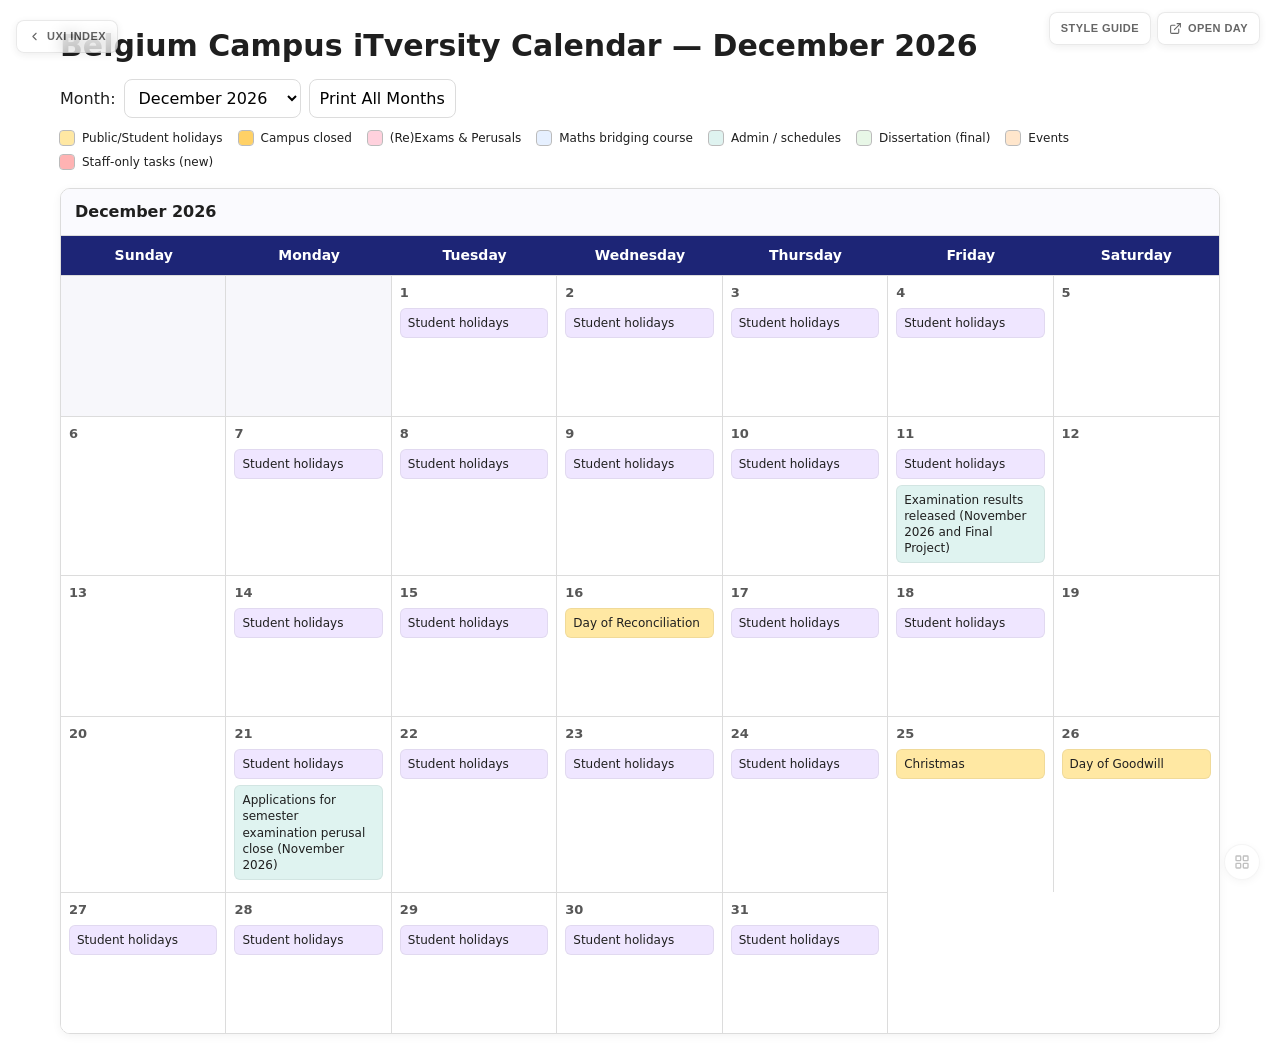
<file: Calendars/BCi/index.html>
<!doctype html>
<html lang="en">

<head>
    <meta charset="utf-8" />
    <meta name="viewport" content="width=device-width, initial-scale=1" />
    <title>Belgium Campus iTversity Calendar — Multi-Month (Jan 2026 → Jan 2027)</title>
    <style>
        :root {
            --bg: #ffffff;
            --ink: #1f1f1f;
            --grid: #dcdcdc;
            --head-bg: #1d2576;
            --head-ink: #ffffff;
            --muted: #f7f7fb;
            --holiday: #ffe8a3;
            --campus: #ffd166;
            --exam: #ffd1dd;
            --student: #efe6ff;
            --course: #e6f0ff;
            --admin: #dff3f0;
            --research: #e8f7e7;
            --event: #ffe6cc;
            --staff: #ffb3b3;
        }

        html,
        body {
            background: var(--bg);
            color: var(--ink);
            font-family: system-ui, -apple-system, Segoe UI, Roboto, Ubuntu, "Helvetica Neue", Arial, sans-serif;
            line-height: 1.35;
            margin: 0
        }

        .wrap {
            max-width: 1160px;
            margin: 26px auto;
            padding: 0 16px
        }

        header {
            display: flex;
            flex-wrap: wrap;
            gap: 12px;
            align-items: center;
            justify-content: space-between;
            margin-bottom: 12px
        }

        h1 {
            margin: 0;
            font-size: clamp(22px, 4vw, 30px)
        }

        .controls {
            display: flex;
            gap: 8px;
            align-items: center
        }

        select,
        button {
            font: inherit;
            padding: 8px 10px;
            border: 1px solid var(--grid);
            border-radius: 8px;
            background: #fff
        }

        button {
            cursor: pointer
        }

        .legend {
            display: flex;
            flex-wrap: wrap;
            gap: 8px 16px;
            margin: 10px 0 18px
        }

        .legend .pill {
            display: inline-flex;
            align-items: center;
            gap: 8px;
            font-size: 12px
        }

        .legend .sw {
            width: 14px;
            height: 14px;
            border-radius: 3px;
            outline: 1px solid #bbb
        }

        .cal {
            border: 1px solid var(--grid);
            border-radius: 10px;
            overflow: hidden;
            box-shadow: 0 2px 10px rgba(0, 0, 0, .05)
        }

        .cal .dow {
            display: grid;
            grid-template-columns: repeat(7, 1fr);
            background: var(--head-bg);
            color: var(--head-ink);
            font-weight: 600;
            text-align: center;
            padding: 10px 0;
            font-size: 14px
        }

        .cal .grid {
            display: grid;
            grid-template-columns: repeat(7, 1fr);
            background: var(--bg)
        }

        .day {
            min-height: 120px;
            border-top: 1px solid var(--grid);
            border-right: 1px solid var(--grid);
            padding: 8px 8px 12px;
            display: flex;
            flex-direction: column;
            gap: 6px;
            background: var(--bg)
        }

        .day:nth-child(7n) {
            border-right: none
        }

        .day.blank {
            background: var(--muted)
        }

        .date {
            font-weight: 700;
            font-size: 13px;
            opacity: .75
        }

        .items {
            display: flex;
            flex-direction: column;
            gap: 6px
        }

        .tag {
            display: block;
            font-size: 12px;
            padding: 6px 7px;
            border-radius: 6px;
            background: #f5f5f5;
            border: 1px solid rgba(0, 0, 0, .06)
        }

        .tagRow {
            display: flex;
            align-items: center;
            justify-content: space-between;
            gap: 6px;
        }

        .tagText {
            flex: 1;
        }

        .detailsBtn {
            font-size: 11px;
            padding: 2px 6px;
            border-radius: 5px;
            border: 1px solid rgba(0, 0, 0, .25);
            background: #fff;
            cursor: pointer;
            flex-shrink: 0;
        }

        .modalBackdrop {
            position: fixed;
            inset: 0;
            background: rgba(0, 0, 0, .5);
            display: none;
            align-items: center;
            justify-content: center;
            z-index: 9999;
            padding: 16px;
        }

        .modalBackdrop.open {
            display: flex;
        }

        .modal {
            background: #fff;
            width: min(780px, 100%);
            max-height: 85vh;
            border-radius: 10px;
            box-shadow: 0 12px 24px rgba(0, 0, 0, .2);
            display: flex;
            flex-direction: column;
        }

        .modalHeader {
            display: flex;
            justify-content: space-between;
            align-items: center;
            gap: 12px;
            padding: 12px 14px;
            border-bottom: 1px solid var(--grid);
        }

        .modalTitle {
            margin: 0;
            font-size: 18px;
        }

        .modalClose {
            border: 1px solid var(--grid);
            background: #fff;
            padding: 4px 9px;
            border-radius: 6px;
            cursor: pointer;
        }

        .modalBody {
            padding: 14px;
            overflow: auto;
            white-space: pre-wrap;
            font-size: 14px;
            line-height: 1.5;
        }

        .holiday {
            background: var(--holiday)
        }

        .campus {
            background: var(--campus)
        }

        .exam {
            background: var(--exam)
        }

        .student {
            background: var(--student)
        }

        .course {
            background: var(--course)
        }

        .admin {
            background: var(--admin)
        }

        .research {
            background: var(--research)
        }

        .event {
            background: var(--event)
        }

        .staff {
            background: var(--staff);
            border-color: rgba(0, 0, 0, .08)
        }

        .monthTitle {
            padding: 12px 14px;
            font-weight: 700;
            border-bottom: 1px solid var(--grid);
            background: #fafafe
        }

        @media print {

            /* Hide everything outside calendar container when embedded */
            body.bc-printing>*:not(.bc-calendar-container) {
                display: none !important;
            }

            .wrap {
                max-width: none;
                margin: 0;
                padding: 0;
            }

            .controls,
            .legend {
                display: none
            }

            /* Calendar sizing for print - ensure fits on one page */
            body.bc-printing [data-print-wrapper] .cal {
                width: 100%;
                max-width: 100%;
                margin: 0;
                padding: 0;
                page-break-after: always !important;
                page-break-inside: avoid !important;
            }

            body.bc-printing [data-print-wrapper] .monthTitle {
                padding: 8px 10px;
                font-size: 16px;
                margin: 0;
            }

            body.bc-printing [data-print-wrapper] .day {
                min-height: 60px !important;
                padding: 4px 3px 6px !important;
                font-size: 11px;
            }

            body.bc-printing [data-print-wrapper] .date {
                font-size: 11px;
                margin-bottom: 2px;
            }

            body.bc-printing [data-print-wrapper] .tag {
                font-size: 9px;
                padding: 3px 4px;
                line-height: 1.2;
                margin-bottom: 2px;
            }

            body.bc-printing [data-print-wrapper] .dow {
                padding: 6px 0;
                font-size: 11px;
            }

            body.bc-printing [data-print-wrapper] .items {
                gap: 2px;
            }

            /* Print all months styles */
            /* Hide everything by default when printing */
            body.bc-printing * {
                display: none !important;
                visibility: hidden !important;
            }

            /* Show only calendar container and its contents */
            body.bc-printing .bc-calendar-container {
                display: block !important;
                visibility: visible !important;
            }

            body.bc-printing .bc-calendar-container * {
                visibility: visible !important;
            }

            body.bc-printing .bc-calendar-container .wrap {
                display: block !important;
            }

            body.bc-printing .bc-calendar-container [data-print-wrapper] {
                display: block !important;
            }

            body.bc-printing .bc-calendar-container [data-print-wrapper] .cal {
                display: block !important;
            }

            body.bc-printing .bc-calendar-container [data-print-wrapper] .grid {
                display: grid !important;
            }

            body.bc-printing .bc-calendar-container [data-print-wrapper] .dow {
                display: grid !important;
            }

            body.bc-printing .bc-calendar-container [data-print-wrapper] .day {
                display: flex !important;
            }

            body.bc-printing .bc-calendar-container [data-print-wrapper] .items {
                display: flex !important;
            }

            body.bc-printing .bc-calendar-container [data-print-wrapper] .monthTitle,
            body.bc-printing .bc-calendar-container [data-print-wrapper] .date,
            body.bc-printing .bc-calendar-container [data-print-wrapper] .tag,
            body.bc-printing .bc-calendar-container [data-print-wrapper] .day.blank {
                display: block !important;
            }

            /* Hide specific elements inside calendar container */
            body.bc-printing .bc-calendar-container header,
            body.bc-printing .bc-calendar-container .controls,
            body.bc-printing .bc-calendar-container .legend,
            body.bc-printing .bc-calendar-container .original-cal-hidden,
            body.bc-printing .bc-calendar-container .wrap .cal:not([data-print-month]) {
                display: none !important;
            }

            body.bc-printing [data-print-wrapper] .cal {
                display: block !important;
                visibility: visible !important;
                margin-bottom: 0 !important;
            }

            body.bc-printing [data-print-wrapper] .cal:last-child {
                page-break-after: auto !important;
            }

            body.bc-printing [data-print-wrapper] .grid {
                display: grid !important;
            }

            body.bc-printing [data-print-wrapper] .dow {
                display: grid !important;
            }

            body.bc-printing [data-print-wrapper] .items {
                display: flex !important;
            }

            body.bc-printing [data-print-wrapper] .day {
                display: flex !important;
            }
        }

        /* ====== RESPONSIVE STYLES ====== */

        /* Large tablets and small desktops (768px - 1024px) */
        @media screen and (max-width: 1024px) {
            .wrap {
                max-width: 100%;
                padding: 0 12px;
                margin: 20px auto
            }

            .day {
                min-height: 110px;
                padding: 6px 6px 10px
            }

            .tag {
                font-size: 11px;
                padding: 5px 6px
            }

            .cal .dow {
                font-size: 13px;
                padding: 8px 0
            }
        }

        /* Tablets (600px - 767px) */
        @media screen and (max-width: 767px) {
            .wrap {
                padding: 0 10px;
                margin: 16px auto
            }

            header {
                flex-direction: column;
                align-items: flex-start;
                gap: 10px
            }

            h1 {
                font-size: clamp(20px, 5vw, 26px);
                width: 100%
            }

            .controls {
                width: 100%;
                flex-wrap: wrap;
                gap: 6px
            }

            .controls label {
                font-size: 14px
            }

            select,
            button {
                font-size: 14px;
                padding: 7px 9px;
                flex: 1;
                min-width: 120px
            }

            .legend {
                gap: 6px 12px;
                margin: 8px 0 14px
            }

            .legend .pill {
                font-size: 11px;
                gap: 6px
            }

            .legend .sw {
                width: 12px;
                height: 12px
            }

            .cal {
                border-radius: 8px
            }

            .cal .dow {
                font-size: 12px;
                padding: 8px 4px
            }

            .cal .dow div {
                overflow: hidden;
                text-overflow: ellipsis;
                white-space: nowrap
            }

            .day {
                min-height: 100px;
                padding: 5px 4px 8px;
                gap: 4px
            }

            .date {
                font-size: 12px
            }

            .tag {
                font-size: 10px;
                padding: 4px 5px;
                line-height: 1.3
            }

            .items {
                gap: 4px
            }

            .monthTitle {
                padding: 10px 12px;
                font-size: 15px
            }
        }

        /* Small tablets and large phones (481px - 599px) */
        @media screen and (max-width: 599px) {
            .wrap {
                padding: 0 8px;
                margin: 12px auto
            }

            header {
                margin-bottom: 10px
            }

            h1 {
                font-size: clamp(18px, 6vw, 24px)
            }

            .controls {
                flex-direction: column;
                width: 100%
            }

            select,
            button {
                width: 100%;
                min-width: unset
            }

            .legend {
                gap: 5px 10px;
                margin: 6px 0 12px
            }

            .legend .pill {
                font-size: 10px
            }

            .cal .dow {
                font-size: 11px;
                padding: 6px 2px
            }

            .cal .dow div {
                padding: 0 2px
            }

            .day {
                min-height: 90px;
                padding: 4px 3px 6px;
                gap: 3px
            }

            .date {
                font-size: 11px
            }

            .tag {
                font-size: 9px;
                padding: 3px 4px;
                line-height: 1.25;
                word-break: break-word;
                overflow-wrap: break-word
            }

            .items {
                gap: 3px
            }

            .monthTitle {
                padding: 8px 10px;
                font-size: 14px
            }
        }

        /* Small phones (320px - 480px) */
        @media screen and (max-width: 480px) {
            .wrap {
                padding: 0 6px;
                margin: 10px auto
            }

            html,
            body {
                font-size: 14px
            }

            header {
                margin-bottom: 8px;
                gap: 8px
            }

            h1 {
                font-size: clamp(16px, 7vw, 22px);
                line-height: 1.2
            }

            .controls {
                gap: 5px
            }

            select,
            button {
                font-size: 13px;
                padding: 6px 8px
            }

            .legend {
                gap: 4px 8px;
                margin: 5px 0 10px
            }

            .legend .pill {
                font-size: 9px;
                gap: 4px;
                flex-wrap: wrap
            }

            .legend .sw {
                width: 10px;
                height: 10px;
                flex-shrink: 0
            }

            .cal {
                border-radius: 6px;
                border-width: 1px
            }

            .cal .dow {
                font-size: 10px;
                padding: 5px 1px;
                font-weight: 600
            }

            .cal .dow div {
                padding: 0 1px;
                font-size: 9px
            }

            .day {
                min-height: 80px;
                padding: 3px 2px 5px;
                gap: 2px;
                border-top-width: 1px;
                border-right-width: 1px
            }

            .date {
                font-size: 10px;
                font-weight: 600
            }

            .tag {
                font-size: 8px;
                padding: 2px 3px;
                line-height: 1.2;
                border-radius: 4px;
                word-break: break-word;
                overflow-wrap: break-word;
                hyphens: auto
            }

            .items {
                gap: 2px;
                overflow: hidden
            }

            .monthTitle {
                padding: 6px 8px;
                font-size: 13px;
                font-weight: 600
            }
        }

        /* Extra small phones (max-width: 320px) */
        @media screen and (max-width: 320px) {
            .wrap {
                padding: 0 4px;
                margin: 8px auto
            }

            html,
            body {
                font-size: 13px
            }

            h1 {
                font-size: clamp(14px, 8vw, 20px)
            }

            .controls select,
            .controls button {
                font-size: 12px;
                padding: 5px 6px
            }

            .legend .pill {
                font-size: 8px
            }

            .legend .sw {
                width: 9px;
                height: 9px
            }

            .cal .dow {
                font-size: 9px;
                padding: 4px 0
            }

            .cal .dow div {
                font-size: 8px
            }

            .day {
                min-height: 75px;
                padding: 2px 1px 4px
            }

            .date {
                font-size: 9px
            }

            .tag {
                font-size: 7px;
                padding: 2px;
                line-height: 1.15
            }

            .monthTitle {
                padding: 5px 6px;
                font-size: 12px
            }
        }

        /* Landscape orientation adjustments for phones */
        @media screen and (max-height: 500px) and (orientation: landscape) {
            .day {
                min-height: 60px
            }

            .tag {
                font-size: 9px;
                padding: 2px 3px
            }

            .monthTitle {
                padding: 6px 10px
            }
        }

        /* High DPI displays */
        @media screen and (-webkit-min-device-pixel-ratio: 2),
        screen and (min-resolution: 192dpi) {
            .cal {
                border-width: 0.5px
            }

            .day {
                border-top-width: 0.5px;
                border-right-width: 0.5px
            }
        }

        /* Touch device optimizations */
        @media (hover: none) and (pointer: coarse) {

            select,
            button {
                min-height: 44px;
                padding: 10px 12px
            }

            .tag {
                min-height: 32px;
                display: flex;
                align-items: center
            }
        }
    </style>
</head>

<body>
    <div class="bc-calendar-container">
        <div class="wrap">
            <header>
                <h1 id="title">Belgium Campus iTversity Calendar</h1>
                <div class="controls">
                    <label for="monthSel">Month:</label>
                    <select id="monthSel" aria-label="Select month"></select>
                    <button id="printBtn" title="Print all months">Print All Months</button>
                </div>
            </header>

            <div class="legend">
                <span class="pill"><span class="sw" style="background:var(--holiday)"></span>Public/Student
                    holidays</span>
                <span class="pill"><span class="sw" style="background:var(--campus)"></span>Campus closed</span>
                <span class="pill"><span class="sw" style="background:var(--exam)"></span>(Re)Exams & Perusals</span>
                <span class="pill"><span class="sw" style="background:var(--course)"></span>Maths bridging course</span>
                <span class="pill"><span class="sw" style="background:var(--admin)"></span>Admin / schedules</span>
                <span class="pill"><span class="sw" style="background:var(--research)"></span>Dissertation
                    (final)</span>
                <span class="pill"><span class="sw" style="background:var(--event)"></span>Events</span>
                <span class="pill"><span class="sw" style="background:var(--staff)"></span>Staff-only tasks (new)</span>
            </div>

            <div id="calendar" class="cal" role="region" aria-live="polite"></div>
        </div>
    </div>

    <script>
        /** =========================
         *  DATA MODEL
         *  ========================= */
        const eventsByMonth = {
            "2026-01": [], "2026-02": [], "2026-03": [], "2026-04": [], "2026-05": [], "2026-06": [],
            "2026-07": [], "2026-08": [], "2026-09": [], "2026-10": [], "2026-11": [],
            "2026-12": [], "2027-01": []
        };

        eventsByMonth["2026-01"] = [
            { title: "New Year's Day", start: "2026-01-01", category: "holiday" },
            { title: "Campus closed", start: "2026-01-01", category: "campus" },
            { title: "Student holidays", start: "2026-01-02", category: "student" },
            { title: "Campus closed", start: "2026-01-02", category: "campus" },

            { title: "Student holidays", start: "2026-01-05", end: "2026-01-09", category: "student" },
            { title: "Semester exam perusal schedule published (Nov 2025)", start: "2026-01-05", category: "admin" },
            { title: "Semester exam re-write of passed modules close", start: "2026-01-05", category: "admin" },
            { title: "Semester exam special permission applications close", start: "2026-01-05", category: "admin" },



            { title: "Mathematics bridging course", start: "2026-01-06", end: "2026-01-09", category: "course" },



            { title: "Semester exam perusal schedule published (Nov 2025)", start: "2026-01-07", category: "admin" },


            { title: "Semester examination registers uploaded (Jan 2026)", start: "2026-01-09", category: "admin" },
            { title: "Semester examination perusals (Nov 2025)", start: "2026-01-09", category: "exam" },


            { title: "(Re)Examinations", start: "2026-01-12", end: "2026-01-16", category: "exam" },
            { title: "Mathematics bridging course", start: "2026-01-12", end: "2026-01-16", category: "course" },
            { title: "Semester exam re-marking applications close (Nov 2025)", start: "2026-01-16", category: "admin" },
            { title: "Student holidays", start: "2026-01-19", end: "2026-01-23", category: "student" },
            { title: "Engineering across cultures project (Penn State) — commence", start: "2026-01-19", category: "event" },

            { title: "Mathematics bridging course", start: "2026-01-19", end: "2026-01-23", category: "course" },
            { title: "Dissertation — final presentations", start: "2026-01-19", end: "2026-01-23", category: "research" },
            { title: "Student holidays", start: "2026-01-26", end: "2026-01-30", category: "student" },
            { title: "Dissertation — final presentations", start: "2026-01-26", end: "2026-01-30", category: "research" },



            { title: "Open Day", start: "2026-01-24", category: "event" },



            { title: "Mathematics bridging course results released", start: "2026-01-27", category: "admin" },

        ];

        eventsByMonth["2026-02"] = [
            { title: "Student orientation (new enrolments only)", start: "2026-02-02", category: "event" },
            { title: "Examination results released (January 2026)", start: "2026-02-02", category: "admin" },
            { title: "Student orientation (new enrolments only)", start: "2026-02-03", category: "event" },
            { title: "Student orientation (new enrolments only)", start: "2026-02-04", category: "event" },
            { title: "Fun Day (new enrolments only)", start: "2026-02-05", category: "event" },
            { title: "Student orientation (returning enrolments)", start: "2026-02-05", category: "event" },
            { title: "Student orientation (returning enrolments)", start: "2026-02-06", category: "event" },
            { title: "Student orientation (part-time enrolments)", start: "2026-02-07", category: "event" },


            { title: "Week 1 classes", start: "2026-02-09", end: "2026-02-13", category: "course" },
            { title: "Commencement of classes (full-time students)", start: "2026-02-09", category: "event" },
            { title: "Applications for semester examination perusal close (January 2026)", start: "2026-02-09", category: "admin" },
            { title: "Master classes", start: "2026-02-10", category: "course" },

            { title: "Semester examination perusal schedule published (January 2026)", start: "2026-02-11", category: "admin" },

            { title: "Academic Opening - Stellenbosch", start: "2026-02-12", category: "event" },
            { title: "Semester examination perusals (January 2026)", start: "2026-02-13", category: "exam" },
            { title: "Stellenbosch campus - class test postponed to 16 February 2026", start: "2026-02-13", category: "admin" },

            { title: "Commencement of classes (part-time students)", start: "2026-02-14", category: "event" },

            { title: "Week 2 classes", start: "2026-02-16", end: "2026-02-20", category: "course" },
            { title: "Mega-projects to commence", start: "2026-02-17", category: "event" },
            { title: "Academic Opening - Gauteng", start: "2026-02-19", category: "event" },
            { title: "Semester examination re-marking applications close (January 2026)", start: "2026-02-20", category: "admin" },
            { title: "Gauteng campuses - class test postponed to 23rd February 2026", start: "2026-02-20", category: "admin" },

            { title: "Week 3 classes", start: "2026-02-23", end: "2026-02-27", category: "course" },

        ];

        eventsByMonth["2026-03"] = [
            { title: "Week 4 classes", start: "2026-03-02", end: "2026-03-06", category: "course" },
            { title: "Semester examination schedule published (June 2026)", start: "2026-03-02", category: "admin" },
            { title: "Global Minor registrations commence", start: "2026-03-05", category: "event" },
            { title: "Open Day", start: "2026-03-07", category: "event" },

            { title: "Week 5 classes", start: "2026-03-09", end: "2026-03-13", category: "course" },
            { title: "Master classes", start: "2026-03-10", category: "course" },

            { title: "Week 6 classes", start: "2026-03-16", end: "2026-03-20", category: "course" },
            { title: "Applied Information Technology – final presentations", start: "2026-03-16", end: "2026-03-20", category: "research" },
            { title: "Human Rights Day", start: "2026-03-21", category: "holiday" },
            { title: "No part-time classes", start: "2026-03-21", category: "holiday" },

            { title: "Week 7 classes", start: "2026-03-23", end: "2026-03-27", category: "course" },
            { title: "Global Minor registrations continue", start: "2026-03-26", category: "event" },

            { title: "Week 8 classes", start: "2026-03-30", end: "2026-03-31", category: "course" },

        ];

        eventsByMonth["2026-04"] = [
            { title: "Week 8 classes", start: "2026-04-01", end: "2026-04-02", category: "course" },


            { title: "Good Friday", start: "2026-04-03", category: "holiday" },
            { title: "Campus closed", start: "2026-04-03", category: "campus" },
            { title: "No part time classes", start: "2026-04-04", category: "holiday" },

            { title: "Family Day", start: "2026-04-06", category: "holiday" },
            { title: "Campus closed", start: "2026-04-06", category: "campus" },

            { title: "Week 9 classes", start: "2026-04-07", end: "2026-04-10", category: "course" },
            { title: "Master classes", start: "2026-04-07", category: "course" },


            { title: "Week 10 classes", start: "2026-04-13", end: "2026-04-17", category: "course" },

            { title: "Industry Connect Day", start: "2026-04-15", category: "event" },

            { title: "Week 11 classes", start: "2026-04-20", end: "2026-04-24", category: "course" },
            { title: "Businet Week", start: "2026-04-20", end: "2026-04-24", category: "event" },

            { title: "Student orientation (May 2026 intake)", start: "2026-04-24", category: "event" },
            { title: "No part time classes", start: "2026-04-25", category: "holiday" },

            { title: "Freedom Day", start: "2026-04-27", category: "holiday" },
            { title: "Campus closed", start: "2026-04-27", category: "campus" },
            { title: "Student holidays", start: "2026-04-28", end: "2026-04-30", category: "student" },


        ];

        eventsByMonth["2026-05"] = [
            { title: "Worker's Day", start: "2026-05-01", category: "holiday" },
            { title: "Campus closed", start: "2026-05-01", category: "campus" },
            { title: "No part time classes", start: "2026-05-02", category: "holiday" },

            { title: "Week 12 classes", start: "2026-05-04", end: "2026-05-08", category: "course" },
            {
                title: "Hack the Waste international hackathon",
                start: "2026-05-08",
                end: "2026-05-09",
                category: "event",
                details: `The 24 hour hackathon will take place from 8 - 9 May 2026. This will be from 13h00 until 13h00 (Central African Time).

The main theme of the hackathon is waste management. Real life problems are provided by companies from the waste management industry.

The students are grouped to have representatives from each institution participating in each group. The institutions include:
- Belgium Campus iTversity (South Africa)
- University College Leuven Limburg (Belgium)
- Banku Augstskola (Latvia)
- Han University of Applied Sciences (Netherlands)
- Atlas Universitesi (Turkey)
- Technische Hochschule Ulm (Germany)

Students from some of the other institutions are not studying IT and are from other disciplines. So, it is international, inter-cultural and inter-disciplinary.

Students can register at www.hackthewaste.com

The event is free and will be totally online, thus students from all our campuses can participate.`
            },
            { title: "Commencement of classes (May 2026 intake)", start: "2026-05-04", category: "event" },
            { title: "Master classes", start: "2026-05-05", category: "course" },

            { title: "Week 13 classes", start: "2026-05-11", end: "2026-05-14", category: "course" },

            { title: "Graduation", start: "2026-05-15", category: "event" },
            { title: "BC student holiday", start: "2026-05-15", category: "holiday" },
            { title: "All campuses - class test postponed to 18th May 2026", start: "2026-05-15", category: "admin" },

            { title: "Week 14 classes", start: "2026-05-18", end: "2026-05-22", category: "course" },

            { title: "Applications for semester sick tests close", start: "2026-05-22", category: "admin" },

            { title: "Week 15 classes", start: "2026-05-25", end: "2026-05-29", category: "course" },

            { title: "Semester sick test(s) registers released", start: "2026-05-27", category: "admin" },

            { title: "Semester sick test(s)", start: "2026-05-29", category: "exam" },
            { title: "Applications for semester (last week) sick tests close", start: "2026-05-29", category: "admin" },


            { title: "Open Day", start: "2026-05-23", category: "event" }
        ];

        eventsByMonth["2026-06"] = [
            { title: "Study leave", start: "2026-06-01", end: "2026-06-05", category: "student" },
            { title: "Semester (last week) sick test(s) registers released", start: "2026-06-01", category: "admin" },
            { title: "Semester (last week) sick test(s)", start: "2026-06-03", category: "exam" },
            { title: "Sick test(s) results released", start: "2026-06-05", category: "admin" },
            { title: "No part time classes", start: "2026-06-06", category: "holiday" },

            { title: "Study leave", start: "2026-06-08", end: "2026-06-12", category: "student" },
            { title: "Semester examination special permission applications close", start: "2026-06-08", category: "admin" },
            { title: "Semester examination postponement applications close", start: "2026-06-08", category: "admin" },
            { title: "Semester examination registers completed", start: "2026-06-10", category: "admin" },
            { title: "Semester examination registers uploaded (June 2026)", start: "2026-06-12", category: "admin" },
            { title: "No part time classes", start: "2026-06-13", category: "holiday" },

            { title: "Campus closed", start: "2026-06-15", category: "campus" },
            { title: "Examinations", start: "2026-06-17", end: "2026-06-19", category: "exam" },
            { title: "Examinations", start: "2026-06-22", end: "2026-06-26", category: "exam" },
            { title: "Youth Day", start: "2026-06-16", category: "holiday" },
            { title: "Campus closed", start: "2026-06-16", category: "campus" },
            { title: "No part time classes", start: "2026-06-20", category: "holiday" },

            { title: "Student holidays", start: "2026-06-29", end: "2026-06-30", category: "student" },

        ];

        eventsByMonth["2026-07"] = [
            // Student holidays
            { title: "Student holidays", start: "2026-07-01", end: "2026-07-03", category: "student" },
            { title: "Student orientation (July 2026 intake)", start: "2026-07-03", category: "event" },


            // Week 16
            { title: "Week 16 classes", start: "2026-07-06", end: "2026-07-10", category: "course" },
            { title: "Commencement of classes (July 2026 intake)", start: "2026-07-06", category: "event" },
            { title: "Master classes", start: "2026-07-07", category: "course" },


            // Week 17
            { title: "Week 17 classes", start: "2026-07-13", end: "2026-07-17", category: "course" },

            { title: "Examination results released (June 2026)", start: "2026-07-17", category: "admin" },

            // Week 18
            { title: "Week 18 classes", start: "2026-07-20", end: "2026-07-24", category: "course" },

            { title: "Applications for semester examination perusal close (June 2026)", start: "2026-07-24", category: "admin" },

            // Week 19
            { title: "Week 19 classes", start: "2026-07-27", end: "2026-07-31", category: "course" },
            { title: "Semester examination schedule published (November 2026 and January 2027)", start: "2026-07-27", category: "admin" },
            { title: "Semester examination perusal schedule published (June 2026)", start: "2026-07-29", category: "admin" },
            { title: "Industry Connect Day", start: "2026-07-29", category: "event" },
            { title: "Semester examination perusals (June 2026)", start: "2026-07-31", category: "exam" },

        ];

        eventsByMonth["2026-08"] = [
            // Week 20
            { title: "Week 20 classes", start: "2026-08-03", end: "2026-08-07", category: "course" },
            { title: "Master classes", start: "2026-08-04", category: "course" },
            { title: "Semester examination perusals (June 2026)", start: "2026-08-07", category: "exam" },
            { title: "No part time classes", start: "2026-08-08", category: "holiday" },

            // Holidays
            { title: "Nat'l. Women's Day", start: "2026-08-09", category: "holiday" },
            { title: "Nat'l. Women's Day (Observed)", start: "2026-08-10", category: "holiday" },
            { title: "Campus closed", start: "2026-08-10", category: "campus" },

            // Week 21
            { title: "Week 21 classes", start: "2026-08-11", end: "2026-08-14", category: "course" },
            { title: "Semester examination re-marking applications close (June 2026)", start: "2026-08-14", category: "admin" },

            // Week 22
            { title: "Week 22 classes", start: "2026-08-17", end: "2026-08-21", category: "course" },

            // Week 23
            { title: "Week 23 classes", start: "2026-08-24", end: "2026-08-28", category: "course" },

            { title: "Open Day", start: "2026-08-29", category: "event" },

            // Week 24
            { title: "Week 24 classes", start: "2026-08-31", category: "course" },

        ];
        eventsByMonth["2026-09"] = [
            // Week 24
            { title: "Week 24 classes", start: "2026-09-01", end: "2026-09-04", category: "course" },
            { title: "Global Minor project commence", start: "2026-09-01", category: "event" },

            // Week 25
            { title: "Week 25 classes", start: "2026-09-07", end: "2026-09-11", category: "course" },
            { title: "International UCLL projects to commence", start: "2026-09-07", category: "event" },
            { title: "Master classes", start: "2026-09-08", category: "course" },

            // Week 26
            { title: "Week 26 classes", start: "2026-09-14", end: "2026-09-18", category: "course" },

            { title: "Student orientation (September 2026 intake)", start: "2026-09-18", category: "event" },

            // Student holidays + Heritage Day
            { title: "Student holidays", start: "2026-09-21", end: "2026-09-23", category: "student" },

            { title: "Heritage Day", start: "2026-09-24", category: "holiday" },
            { title: "Campus closed", start: "2026-09-24", category: "campus" },
            { title: "Student holidays", start: "2026-09-25", category: "student" },
            { title: "Campus closed", start: "2026-09-25", category: "campus" },

            // Week 27
            { title: "Week 27 classes", start: "2026-09-28", end: "2026-09-30", category: "course" },
            { title: "Commencement of classes (September 2026 intake)", start: "2026-09-28", category: "event" },

        ];
        eventsByMonth["2026-10"] = [
            // Week 27
            { title: "Week 27 classes", start: "2026-10-01", end: "2026-10-02", category: "course" },

            // Week 28
            { title: "Week 28 classes", start: "2026-10-05", end: "2026-10-09", category: "course" },
            { title: "Master classes", start: "2026-10-06", category: "course" },
            { title: "Industry Connect Day", start: "2026-10-07", category: "event" },


            // Week 29
            { title: "Week 29 classes", start: "2026-10-12", end: "2026-10-16", category: "course" },

            { title: "Applications for semester sick tests close", start: "2026-10-16", category: "admin" },

            // Week 30
            { title: "Week 30 classes", start: "2026-10-19", end: "2026-10-23", category: "course" },

            { title: "Semester sick test(s) registers released", start: "2026-10-21", category: "admin" },

            { title: "Semester sick test(s)", start: "2026-10-23", category: "exam" },
            { title: "Applications for semester (last week) sick tests close", start: "2026-10-23", category: "admin" },


            // Study leave + finals
            { title: "Study leave", start: "2026-10-26", end: "2026-10-30", category: "student" },
            { title: "Semester (last week) sick test(s) registers released", start: "2026-10-26", category: "admin" },
            { title: "Semester (last week) sick test(s)", start: "2026-10-28", category: "exam" },

            { title: "Sick test(s) results released", start: "2026-10-30", category: "admin" },
            { title: "No part time classes", start: "2026-10-31", category: "holiday" }
        ];

        eventsByMonth["2026-11"] = [
            // Study leave + Final Project presentations (Mon–Fri)
            { title: "Study leave", start: "2026-11-02", end: "2026-11-06", category: "student" },
            { title: "Final Project presentations", start: "2026-11-02", end: "2026-11-03", category: "research" },
            { title: "Final Project presentations", start: "2026-11-05", end: "2026-11-06", category: "research" },
            { title: "Campus closed (Public Holiday – Local Government Elections)", start: "2026-11-04", category: "campus" },

            // Admin / schedules (week 1)
            { title: "Semester examination special permission applications close", start: "2026-11-02", category: "admin" },
            { title: "Semester examination postponement applications close", start: "2026-11-02", category: "admin" },
            { title: "Semester examination re-write of passed modules close", start: "2026-11-02", category: "admin" },

            { title: "Semester examination registers uploaded", start: "2026-11-06", category: "admin" },

            // Examinations (two weeks)
            { title: "Examinations", start: "2026-11-09", end: "2026-11-13", category: "exam" },
            { title: "Examinations", start: "2026-11-16", end: "2026-11-20", category: "exam" },

            // Open day
            { title: "Open Day", start: "2026-11-21", category: "event" },

            // Student holidays + end-of-month admin
            { title: "Student holidays", start: "2026-11-23", end: "2026-11-27", category: "student" },

            // Month end
            { title: "Student holidays", start: "2026-11-30", category: "student" }
        ];
        eventsByMonth["2026-12"] = [
            // Student holidays (early month)
            { title: "Student holidays", start: "2026-12-01", end: "2026-12-04", category: "student" },

            // Admin / moderation (first Friday)


            // Second week
            { title: "Student holidays", start: "2026-12-07", end: "2026-12-11", category: "student" },

            { title: "Examination results released (November 2026 and Final Project)", start: "2026-12-11", category: "admin" },


            // Mid-month
            { title: "Student holidays", start: "2026-12-14", end: "2026-12-15", category: "student" },
            { title: "Day of Reconciliation", start: "2026-12-16", category: "holiday" },
            { title: "Student holidays", start: "2026-12-17", end: "2026-12-18", category: "student" },

            // Week before Christmas
            { title: "Student holidays", start: "2026-12-21", end: "2026-12-24", category: "student" },
            { title: "Applications for semester examination perusal close (November 2026)", start: "2026-12-21", category: "admin" },
            { title: "Christmas", start: "2026-12-25", category: "holiday" },
            { title: "Day of Goodwill", start: "2026-12-26", category: "holiday" },

            // Year end
            { title: "Student holidays", start: "2026-12-27", end: "2026-12-31", category: "student" }
        ];

        eventsByMonth["2027-01"] = [
            // New Year
            { title: "New Year's Day", start: "2027-01-01", category: "holiday" },
            { title: "Campus closed", start: "2027-01-01", category: "campus" },

            // Week 1: student holidays + setup
            { title: "Student holidays", start: "2027-01-04", end: "2027-01-08", category: "student" },

            { title: "Semester examination perusal schedule published", start: "2027-01-04", category: "admin" },
            { title: "Semester examination re-write of passed modules close", start: "2027-01-04", category: "admin" },
            { title: "Semester examination special permission applications close", start: "2027-01-04", category: "admin" },


            { title: "Mathematics bridging course", start: "2027-01-07", end: "2027-01-08", category: "course" },


            { title: "Semester examination perusal schedule published (November 2026)", start: "2027-01-06", category: "admin" },

            { title: "Semester examination registers uploaded (January 2027)", start: "2027-01-08", category: "admin" },
            { title: "Semester examination perusals (November 2026)", start: "2027-01-08", category: "exam" },


            // Week 2: (Re)Exams + bridging
            { title: "(Re)Examinations", start: "2027-01-11", end: "2027-01-15", category: "exam" },
            { title: "Mathematics bridging course", start: "2027-01-11", end: "2027-01-15", category: "course" },
            { title: "Semester examination re-marking applications close (November 2026)", start: "2027-01-15", category: "admin" },

            // Week 3: student holidays + bridging + dissertations
            { title: "Student holidays", start: "2027-01-18", end: "2027-01-22", category: "student" },
            { title: "Mathematics bridging course", start: "2027-01-18", end: "2027-01-22", category: "course" },
            { title: "Dissertation - final presentations", start: "2027-01-18", end: "2027-01-22", category: "research" },


            // Week 4: student holidays + wrap-up
            { title: "Student holidays", start: "2027-01-25", end: "2027-01-29", category: "student" },
            { title: "Dissertation - final presentations", start: "2027-01-25", end: "2027-01-29", category: "research" },


            { title: "Mathematics bridging course results released", start: "2027-01-26", category: "admin" },




        ];





        /* ====== MONTH SELECTOR ====== */
        const monthKeys = Object.keys(eventsByMonth);
        const monthLabels = {
            "2026-01": "January 2026", "2026-02": "February 2026", "2026-03": "March 2026", "2026-04": "April 2026",
            "2026-05": "May 2026", "2026-06": "June 2026", "2026-07": "July 2026", "2026-08": "August 2026",
            "2026-09": "September 2026", "2026-10": "October 2026", "2026-11": "November 2026", "2026-12": "December 2026",
            "2027-01": "January 2027"
        };

        /* ====== UTILITIES (LOCAL TIME — NO UTC) ====== */
        const pad = n => String(n).padStart(2, "0");
        function fmtLocal(d) { return `${d.getFullYear()}-${pad(d.getMonth() + 1)}-${pad(d.getDate())}`; }
        function eachDay(startStr, endStr) {
            const [ys, ms, ds] = startStr.split("-").map(Number);
            const [ye, me, de] = (endStr ?? startStr).split("-").map(Number);
            const s = new Date(ys, ms - 1, ds);  // local midnight
            const e = new Date(ye, me - 1, de);
            const out = [];
            for (let d = new Date(s); d <= e; d.setDate(d.getDate() + 1)) {
                out.push(fmtLocal(d));
            }
            return out;
        }
        function expand(events) {
            const map = {};
            for (const ev of events) {
                const days = eachDay(ev.start, ev.end);
                for (const day of days) {
                    (map[day] ||= []).push({ title: ev.title, category: ev.category, details: ev.details });
                }
            }
            return map;
        }
        function daysInMonth(yyyy, mm) { return new Date(yyyy, mm, 0).getDate(); }
        function firstDow(yyyy, mm) { return new Date(yyyy, mm - 1, 1).getDay(); }

        /* ====== RENDERING ====== */
        const monthSel = document.getElementById('monthSel');
        const calEl = document.getElementById('calendar');
        const titleEl = document.getElementById('title');
        const printBtn = document.getElementById('printBtn');
        const modalBackdrop = document.createElement('div');
        modalBackdrop.className = 'modalBackdrop';
        modalBackdrop.innerHTML = `
            <div class="modal" role="dialog" aria-modal="true" aria-labelledby="eventModalTitle">
                <div class="modalHeader">
                    <h2 class="modalTitle" id="eventModalTitle"></h2>
                    <button type="button" class="modalClose" aria-label="Close details modal">Close</button>
                </div>
                <div class="modalBody" id="eventModalBody"></div>
            </div>
        `;
        document.body.appendChild(modalBackdrop);
        const eventModalTitle = modalBackdrop.querySelector('#eventModalTitle');
        const eventModalBody = modalBackdrop.querySelector('#eventModalBody');
        const modalCloseBtn = modalBackdrop.querySelector('.modalClose');

        function openDetailsModal(title, details) {
            eventModalTitle.textContent = title;
            eventModalBody.innerHTML = formatDetails(details || '');
            modalBackdrop.classList.add('open');
        }

        function formatDetails(detailsText) {
            const escapeHtml = (text) => text
                .replace(/&/g, '&amp;')
                .replace(/</g, '&lt;')
                .replace(/>/g, '&gt;')
                .replace(/"/g, '&quot;')
                .replace(/'/g, '&#39;');

            const escaped = escapeHtml(detailsText);
            const withLinks = escaped.replace(/(https?:\/\/[^\s<]+|www\.[^\s<]+)/g, (match) => {
                const href = match.startsWith('www.') ? `https://${match}` : match;
                return `<a href="${href}" target="_blank" rel="noopener noreferrer">${match}</a>`;
            });
            return withLinks.replace(/\n/g, '<br>');
        }

        function closeDetailsModal() {
            modalBackdrop.classList.remove('open');
        }

        modalCloseBtn.addEventListener('click', closeDetailsModal);
        modalBackdrop.addEventListener('click', (event) => {
            if (event.target === modalBackdrop) {
                closeDetailsModal();
            }
        });
        document.addEventListener('keydown', (event) => {
            if (event.key === 'Escape' && modalBackdrop.classList.contains('open')) {
                closeDetailsModal();
            }
        });

        monthKeys.forEach(k => {
            const opt = document.createElement('option');
            opt.value = k; opt.textContent = monthLabels[k] || k;
            monthSel.appendChild(opt);
        });
        const today = new Date();
        const currentMonthKey = `${today.getFullYear()}-${pad(today.getMonth() + 1)}`;
        monthSel.value = monthKeys.includes(currentMonthKey) ? currentMonthKey : monthKeys[0];

        function render(monthKey) {
            const [y, m] = monthKey.split('-').map(Number);
            titleEl.textContent = `Belgium Campus iTversity Calendar — ${monthLabels[monthKey] || monthKey}`;

            const events = eventsByMonth[monthKey] || [];
            const byDate = expand(events);

            const total = daysInMonth(y, m);
            const startBlank = firstDow(y, m);

            calEl.innerHTML = `
    <div class="monthTitle">${monthLabels[monthKey] || monthKey}</div>
    <div class="dow"><div>Sunday</div><div>Monday</div><div>Tuesday</div><div>Wednesday</div><div>Thursday</div><div>Friday</div><div>Saturday</div></div>
    <div class="grid"></div>
  `;
            const grid = calEl.querySelector('.grid');

            for (let i = 0; i < startBlank; i++) {
                const d = document.createElement('div'); d.className = 'day blank'; grid.appendChild(d);
            }
            for (let day = 1; day <= total; day++) {
                const cell = document.createElement('div'); cell.className = 'day';
                cell.innerHTML = `<div class="date">${day}</div><div class="items"></div>`;
                const itemsEl = cell.querySelector('.items');
                const dateStr = `${y}-${pad(m)}-${pad(day)}`;

                (byDate[dateStr] || []).forEach(item => {
                    const tag = document.createElement('div');
                    tag.className = `tag ${item.category || ''}`;
                    if (item.details) {
                        const row = document.createElement('div');
                        row.className = 'tagRow';

                        const text = document.createElement('span');
                        text.className = 'tagText';
                        text.textContent = item.title;

                        const detailsBtn = document.createElement('button');
                        detailsBtn.type = 'button';
                        detailsBtn.className = 'detailsBtn';
                        detailsBtn.textContent = 'Details';
                        detailsBtn.addEventListener('click', () => openDetailsModal(item.title, item.details));

                        row.appendChild(text);
                        row.appendChild(detailsBtn);
                        tag.appendChild(row);
                    } else {
                        tag.textContent = item.title;
                    }
                    itemsEl.appendChild(tag);
                });
                grid.appendChild(cell);
            }
        }

        monthSel.addEventListener('change', e => render(e.target.value));

        /* ====== PRINT ALL MONTHS FUNCTIONALITY ====== */
        function renderMonthForPrint(monthKey) {
            const [y, m] = monthKey.split('-').map(Number);
            const events = eventsByMonth[monthKey] || [];
            const byDate = expand(events);
            const total = daysInMonth(y, m);
            const startBlank = firstDow(y, m);

            const calDiv = document.createElement('div');
            calDiv.className = 'cal';
            calDiv.setAttribute('data-print-month', 'true');

            calDiv.innerHTML = `
                <div class="monthTitle">${monthLabels[monthKey] || monthKey}</div>
                <div class="dow"><div>Sunday</div><div>Monday</div><div>Tuesday</div><div>Wednesday</div><div>Thursday</div><div>Friday</div><div>Saturday</div></div>
                <div class="grid"></div>
            `;

            const grid = calDiv.querySelector('.grid');

            for (let i = 0; i < startBlank; i++) {
                const d = document.createElement('div');
                d.className = 'day blank';
                grid.appendChild(d);
            }

            for (let day = 1; day <= total; day++) {
                const cell = document.createElement('div');
                cell.className = 'day';
                cell.innerHTML = `<div class="date">${day}</div><div class="items"></div>`;
                const itemsEl = cell.querySelector('.items');
                const dateStr = `${y}-${pad(m)}-${pad(day)}`;

                (byDate[dateStr] || []).forEach(item => {
                    const tag = document.createElement('span');
                    tag.className = `tag ${item.category || ''}`;
                    tag.textContent = item.title;
                    itemsEl.appendChild(tag);
                });
                grid.appendChild(cell);
            }

            return calDiv;
        }

        printBtn.addEventListener('click', () => {
            // Store original state
            const originalMonth = monthSel.value;
            const calendarContainer = document.querySelector('.bc-calendar-container');
            const wrap = document.querySelector('.wrap');
            const body = document.body;

            // Create print wrapper
            const printWrapper = document.createElement('div');
            printWrapper.setAttribute('data-print-wrapper', 'true');
            printWrapper.className = 'print-wrapper';

            // Generate all months
            monthKeys.forEach(monthKey => {
                const monthCal = renderMonthForPrint(monthKey);
                printWrapper.appendChild(monthCal);
            });

            // Append print wrapper inside calendar container (preferred) or wrap
            // Always try to put it inside calendar container first
            let appendTarget = calendarContainer;
            if (!appendTarget) {
                appendTarget = wrap;
            }
            if (!appendTarget) {
                appendTarget = body;
            }
            appendTarget.appendChild(printWrapper);

            // Ensure print wrapper is visible
            printWrapper.style.setProperty('display', 'block', 'important');
            printWrapper.style.setProperty('visibility', 'visible', 'important');

            // Hide original calendar
            const originalCal = document.getElementById('calendar');
            if (originalCal) {
                originalCal.classList.add('original-cal-hidden');
                originalCal.style.display = 'none';
            }

            // Hide controls and legend
            const controls = document.querySelector('.controls');
            const legend = document.querySelector('.legend');
            if (controls) controls.style.display = 'none';
            if (legend) legend.style.display = 'none';

            // Hide content outside calendar container (for embedded scenarios)
            const hiddenElements = [];
            if (calendarContainer) {
                // Find top-level container
                let topContainer = calendarContainer;
                let depth = 0;
                while (topContainer && topContainer.parentNode !== body && depth < 10) {
                    topContainer = topContainer.parentNode;
                    depth++;
                }

                // Ensure calendar container and all its parents are visible
                let current = calendarContainer;
                while (current && current !== body) {
                    current.style.setProperty('display', 'block', 'important');
                    current.style.setProperty('visibility', 'visible', 'important');
                    current = current.parentNode;
                }

                // Hide all body children except the calendar container tree
                if (topContainer) {
                    Array.from(body.children).forEach(el => {
                        if (el !== topContainer && !topContainer.contains(el) && !el.contains(topContainer)) {
                            const originalDisplay = window.getComputedStyle(el).display;
                            el.style.setProperty('display', 'none', 'important');
                            hiddenElements.push({ el, originalDisplay });
                        }
                    });
                }

                // Also hide common WordPress elements that might be siblings
                const wpSelectors = [
                    'header:not(.bc-calendar-container header)',
                    'footer:not(.bc-calendar-container footer)',
                    'nav:not(.bc-calendar-container nav)',
                    '.site-header:not(.bc-calendar-container .site-header)',
                    '.site-footer:not(.bc-calendar-container .site-footer)',
                    '.main-navigation:not(.bc-calendar-container .main-navigation)',
                    '.wp-block-group:not(.bc-calendar-container .wp-block-group)',
                    '.entry-header:not(.bc-calendar-container .entry-header)',
                    '.entry-footer:not(.bc-calendar-container .entry-footer)'
                ];

                wpSelectors.forEach(selector => {
                    try {
                        document.querySelectorAll(selector).forEach(el => {
                            if (!calendarContainer.contains(el) && !el.contains(calendarContainer)) {
                                const originalDisplay = window.getComputedStyle(el).display;
                                el.style.setProperty('display', 'none', 'important');
                                hiddenElements.push({ el, originalDisplay });
                            }
                        });
                    } catch (e) {
                        // Ignore selector errors
                    }
                });
            }

            // Add printing class to body
            body.classList.add('bc-printing');

            // Apply inline styles recursively to ensure visibility
            const applyStyles = (element) => {
                element.style.setProperty('visibility', 'visible', 'important');

                // Special handling for grid elements
                if (element.classList.contains('grid') || element.classList.contains('dow')) {
                    element.style.setProperty('display', 'grid', 'important');
                }
                // Special handling for flex elements
                else if (element.classList.contains('items') || element.classList.contains('day')) {
                    element.style.setProperty('display', 'flex', 'important');
                }
                // Default to block
                else {
                    element.style.setProperty('display', 'block', 'important');
                }

                Array.from(element.children).forEach(child => applyStyles(child));
            };

            applyStyles(printWrapper);

            // Inject dynamic print styles if needed
            const styleId = 'bc-print-styles';
            let printStyle = document.getElementById(styleId);
            if (!printStyle) {
                printStyle = document.createElement('style');
                printStyle.id = styleId;
                printStyle.textContent = `
                    @media print {
                        /* Hide everything by default when printing */
                        body.bc-printing * {
                            display: none !important;
                            visibility: hidden !important;
                        }
                        /* Show only calendar container and its contents */
                        body.bc-printing .bc-calendar-container {
                            display: block !important;
                            visibility: visible !important;
                        }
                        body.bc-printing .bc-calendar-container * {
                            visibility: visible !important;
                        }
                        body.bc-printing .bc-calendar-container .wrap {
                            display: block !important;
                        }
                        body.bc-printing .bc-calendar-container [data-print-wrapper] {
                            display: block !important;
                        }
                        body.bc-printing .bc-calendar-container [data-print-wrapper] .cal {
                            display: block !important;
                        }
                        body.bc-printing .bc-calendar-container [data-print-wrapper] .grid {
                            display: grid !important;
                        }
                        body.bc-printing .bc-calendar-container [data-print-wrapper] .dow {
                            display: grid !important;
                        }
                        body.bc-printing .bc-calendar-container [data-print-wrapper] .day {
                            display: flex !important;
                        }
                        body.bc-printing .bc-calendar-container [data-print-wrapper] .items {
                            display: flex !important;
                        }
                        body.bc-printing .bc-calendar-container [data-print-wrapper] .monthTitle,
                        body.bc-printing .bc-calendar-container [data-print-wrapper] .date,
                        body.bc-printing .bc-calendar-container [data-print-wrapper] .tag,
                        body.bc-printing .bc-calendar-container [data-print-wrapper] .day.blank {
                            display: block !important;
                        }
                        /* Hide specific elements inside calendar container */
                        body.bc-printing .bc-calendar-container header,
                        body.bc-printing .bc-calendar-container .controls,
                        body.bc-printing .bc-calendar-container .legend,
                        body.bc-printing .bc-calendar-container .original-cal-hidden,
                        body.bc-printing .bc-calendar-container .wrap .cal:not([data-print-month]) {
                            display: none !important;
                        }
                        body.bc-printing .bc-calendar-container .wrap {
                            margin: 0 !important;
                            padding: 0 !important;
                        }
                        body.bc-printing [data-print-wrapper] .cal {
                            display: block !important;
                            visibility: visible !important;
                            width: 100% !important;
                            max-width: 100% !important;
                            margin: 0 !important;
                            padding: 0 !important;
                            page-break-after: always !important;
                            page-break-inside: avoid !important;
                        }
                        body.bc-printing [data-print-wrapper] .cal:last-child {
                            page-break-after: auto !important;
                        }
                        body.bc-printing [data-print-wrapper] .monthTitle {
                            padding: 8px 10px !important;
                            font-size: 16px !important;
                            margin: 0 !important;
                        }
                        body.bc-printing [data-print-wrapper] .day {
                            display: flex !important;
                            min-height: 60px !important;
                            padding: 4px 3px 6px !important;
                            font-size: 11px !important;
                        }
                        body.bc-printing [data-print-wrapper] .date {
                            font-size: 11px !important;
                            margin-bottom: 2px !important;
                        }
                        body.bc-printing [data-print-wrapper] .tag {
                            font-size: 9px !important;
                            padding: 3px 4px !important;
                            line-height: 1.2 !important;
                            margin-bottom: 2px !important;
                        }
                        body.bc-printing [data-print-wrapper] .dow {
                            display: grid !important;
                            padding: 6px 0 !important;
                            font-size: 11px !important;
                        }
                        body.bc-printing [data-print-wrapper] .grid {
                            display: grid !important;
                        }
                        body.bc-printing [data-print-wrapper] .items {
                            display: flex !important;
                            gap: 2px !important;
                        }
                    }
                `;
                document.head.appendChild(printStyle);
            }

            // Cleanup function
            const cleanup = () => {
                // Remove print wrapper
                if (printWrapper.parentNode) {
                    printWrapper.parentNode.removeChild(printWrapper);
                }

                // Remove print styles
                if (printStyle && printStyle.parentNode) {
                    printStyle.parentNode.removeChild(printStyle);
                }

                // Restore hidden elements (for embedded scenarios)
                hiddenElements.forEach(({ el, originalDisplay }) => {
                    el.style.display = originalDisplay;
                });

                // Restore original calendar
                if (originalCal) {
                    originalCal.classList.remove('original-cal-hidden');
                    originalCal.style.display = '';
                }

                // Restore controls and legend
                if (controls) controls.style.display = '';
                if (legend) legend.style.display = '';

                // Remove printing class
                body.classList.remove('bc-printing');

                // Re-render original month
                render(originalMonth);
            };

            // Handle afterprint event
            window.addEventListener('afterprint', cleanup, { once: true });

            // Fallback timeout (in case afterprint doesn't fire)
            setTimeout(() => {
                if (body.classList.contains('bc-printing')) {
                    cleanup();
                }
            }, 1000);

            // Small delay to ensure DOM is updated before printing
            setTimeout(() => {
                window.print();
            }, 100);
        });

        render(monthSel.value);
    </script>
    <link rel="stylesheet" href="../../shared/guide-switcher.css">
    <link rel="stylesheet" href="../../shared/guide-resources.css">
    <link rel="stylesheet" href="../../shared/guide-back.css">
    <script src="../../shared/guide-switcher.js" defer></script>
    <script src="../../shared/guide-resources.js" defer></script>
    <script src="../../shared/guide-back.js" defer></script>
</body>

</html>
</file>
<file: shared/guide-switcher.css>
/* UXi Style Guide Switcher — neutral host chrome, not part of any brand system */

.guide-switcher {
  position: fixed;
  bottom: 20px;
  right: 20px;
  z-index: 99999;
  font-family: -apple-system, BlinkMacSystemFont, 'Segoe UI', Roboto, Helvetica, Arial, sans-serif;
  font-size: 13px;
  line-height: 1.4;
}

.guide-switcher-trigger {
  display: flex;
  align-items: center;
  justify-content: center;
  width: 36px;
  height: 36px;
  padding: 0;
  border: 1px solid rgba(0, 0, 0, 0.08);
  border-radius: 50%;
  background: rgba(255, 255, 255, 0.92);
  color: rgba(0, 0, 0, 0.45);
  cursor: pointer;
  box-shadow: 0 2px 8px rgba(0, 0, 0, 0.08);
  backdrop-filter: blur(8px);
  -webkit-backdrop-filter: blur(8px);
  transition: opacity 0.2s ease, color 0.2s ease, box-shadow 0.2s ease, transform 0.15s ease;
  opacity: 0.55;
}

.guide-switcher:hover .guide-switcher-trigger,
.guide-switcher:focus-within .guide-switcher-trigger,
.guide-switcher-trigger:focus-visible {
  opacity: 1;
  color: rgba(0, 0, 0, 0.75);
  box-shadow: 0 4px 14px rgba(0, 0, 0, 0.12);
  outline: none;
}

.guide-switcher-trigger:active {
  transform: scale(0.96);
}

.guide-switcher-trigger svg {
  width: 16px;
  height: 16px;
  pointer-events: none;
}

.guide-switcher-menu {
  position: absolute;
  bottom: calc(100% + 8px);
  right: 0;
  min-width: 200px;
  margin: 0;
  padding: 6px 0;
  list-style: none;
  background: rgba(255, 255, 255, 0.97);
  border: 1px solid rgba(0, 0, 0, 0.08);
  border-radius: 10px;
  box-shadow: 0 8px 28px rgba(0, 0, 0, 0.12);
  backdrop-filter: blur(12px);
  -webkit-backdrop-filter: blur(12px);
  opacity: 0;
  visibility: hidden;
  transform: translateY(6px);
  transition: opacity 0.18s ease, transform 0.18s ease, visibility 0.18s;
}

.guide-switcher.is-open .guide-switcher-menu {
  opacity: 1;
  visibility: visible;
  transform: translateY(0);
}

.guide-switcher-menu-label {
  padding: 6px 14px 4px;
  font-size: 10px;
  font-weight: 600;
  letter-spacing: 0.08em;
  text-transform: uppercase;
  color: rgba(0, 0, 0, 0.35);
}

.guide-switcher-menu-divider {
  height: 1px;
  margin: 4px 10px;
  background: rgba(0, 0, 0, 0.08);
  list-style: none;
}

.guide-switcher-menu a {
  display: block;
  padding: 8px 14px;
  color: rgba(0, 0, 0, 0.72);
  text-decoration: none;
  transition: background 0.12s ease, color 0.12s ease;
}

.guide-switcher-menu a:hover,
.guide-switcher-menu a:focus-visible {
  background: rgba(0, 0, 0, 0.04);
  color: rgba(0, 0, 0, 0.9);
  outline: none;
}

.guide-switcher-menu a.is-current {
  font-weight: 600;
  color: rgba(0, 0, 0, 0.9);
  pointer-events: none;
}

.guide-switcher-menu a.is-current::before {
  content: '';
  display: inline-block;
  width: 6px;
  height: 6px;
  margin-right: 8px;
  border-radius: 50%;
  background: rgba(0, 0, 0, 0.35);
  vertical-align: middle;
  position: relative;
  top: -1px;
}

@media (prefers-reduced-motion: reduce) {
  .guide-switcher-trigger,
  .guide-switcher-menu,
  .guide-top-chrome .guide-chrome-link,
  .guide-back-link {
    transition: none;
  }

  .guide-top-chrome .guide-chrome-link:hover,
  .guide-top-chrome .guide-chrome-link:focus-visible,
  .guide-back:hover .guide-back-link,
  .guide-back-link:focus-visible {
    transform: none;
  }
}

@media print {
  .guide-switcher {
    display: none !important;
  }

  .guide-top-chrome {
    display: none !important;
  }
}

/* ─── External site links (style guide pages) ─── */

.guide-top-chrome {
  position: fixed;
  top: 12px;
  right: 20px;
  left: auto;
  bottom: auto;
  z-index: 99998;
  display: flex;
  flex-direction: row;
  flex-wrap: wrap;
  justify-content: flex-end;
  align-items: flex-start;
  gap: 6px;
  max-width: min(calc(100vw - 40px), 640px);
  font-family: -apple-system, BlinkMacSystemFont, 'Segoe UI', Roboto, Helvetica, Arial, sans-serif;
  font-size: 13px;
  line-height: 1.4;
}

.guide-site-links-host {
  display: contents;
}

.guide-top-chrome .guide-chrome-link {
  display: inline-flex;
  align-items: center;
  gap: 6px;
  padding: 8px 11px;
  font-size: 0.6875rem;
  font-weight: 600;
  letter-spacing: 0.04em;
  text-transform: uppercase;
  color: #2a2a2a;
  background: rgba(255, 255, 255, 0.94);
  border: 1px solid rgba(0, 0, 0, 0.12);
  border-radius: 8px;
  text-decoration: none;
  white-space: nowrap;
  cursor: pointer;
  box-shadow: 0 2px 8px rgba(0, 0, 0, 0.1);
  backdrop-filter: blur(8px);
  -webkit-backdrop-filter: blur(8px);
  opacity: 0.72;
  transition:
    opacity 0.15s ease,
    border-color 0.15s ease,
    background 0.15s ease,
    box-shadow 0.15s ease,
    transform 0.15s ease,
    color 0.15s ease;
}

.guide-top-chrome:hover .guide-chrome-link {
  opacity: 0.88;
}

.guide-top-chrome .guide-chrome-link:hover,
.guide-top-chrome .guide-chrome-link:focus-visible {
  opacity: 1;
  color: #111;
  border-color: rgba(0, 0, 0, 0.2);
  background: #fff;
  box-shadow: 0 4px 14px rgba(0, 0, 0, 0.14);
  transform: translateY(-1px);
  outline: none;
}

.guide-top-chrome .guide-chrome-link:active {
  transform: translateY(0);
  box-shadow: 0 2px 6px rgba(0, 0, 0, 0.1);
}

.guide-top-chrome .guide-chrome-link svg {
  width: 13px;
  height: 13px;
  flex-shrink: 0;
}

@media (max-width: 768px) {
  body:has(#mobile-header) .guide-top-chrome {
    top: 56px;
  }
}

@media (max-width: 480px) {
  .guide-switcher {
    bottom: 14px;
    right: 14px;
  }

  .guide-switcher-menu {
    min-width: 180px;
  }

  .guide-top-chrome {
    top: 10px;
    right: 14px;
    max-width: calc(100vw - 28px);
  }

  .guide-top-chrome .guide-chrome-link {
    padding: 7px 10px;
    font-size: 0.625rem;
  }
}
</file>
<file: shared/guide-sidebar-fit.css>
/* UXi — keep left nav sidebars within the viewport (no vertical scrollbar) */

#sidebar,
.ds-sidebar,
.sg-nav,
.sidebar,
aside.fixed.md\:h-screen {
  height: 100vh;
  height: 100dvh;
  max-height: 100dvh;
  overflow: hidden !important;
  overflow-y: hidden !important;
  scrollbar-width: none;
  -ms-overflow-style: none;
}

#sidebar::-webkit-scrollbar,
.ds-sidebar::-webkit-scrollbar,
.sg-nav::-webkit-scrollbar,
.sidebar::-webkit-scrollbar {
  display: none;
  width: 0;
  height: 0;
}

/* ─── OWI / blueprint / IMM ─── */
#sidebar {
  display: flex;
  flex-direction: column;
}

#sidebar .sidebar-nav,
#sidebar > nav {
  flex: 1;
  min-height: 0;
  overflow: hidden !important;
  padding-bottom: 0 !important;
}

#sidebar .sidebar-footer {
  flex-shrink: 0;
  position: static !important;
}

#sidebar .sidebar-brand,
#sidebar > div:first-child {
  flex-shrink: 0;
}

#sidebar .nav-category {
  padding: clamp(3px, 0.75vh, 9px) 16px clamp(1px, 0.2vh, 4px) !important;
}

#sidebar .nav-category:first-child {
  padding-top: clamp(2px, 0.45vh, 7px) !important;
}

#sidebar .nav-link {
  padding: clamp(2px, 0.55vh, 7px) 16px !important;
  font-size: clamp(10px, 1.1vh, 12px) !important;
  line-height: 1.25 !important;
}

#sidebar .nav-index {
  font-size: clamp(8px, 0.95vh, 10px) !important;
}

/* ─── BCi ─── */
.sg-nav {
  display: flex;
  flex-direction: column;
  padding: 0 !important;
}

.sg-nav-logo {
  flex-shrink: 0;
  padding: clamp(10px, 1.4vh, 32px) var(--space-6) clamp(8px, 1vh, 32px) !important;
  margin-bottom: clamp(4px, 0.6vh, 24px) !important;
}

.sg-nav-body {
  flex: 1;
  min-height: 0;
  overflow: hidden;
  padding-bottom: clamp(6px, 1vh, 16px);
}

.sg-nav-label {
  padding: clamp(3px, 0.65vh, 24px) var(--space-6) clamp(1px, 0.2vh, 8px) !important;
  font-size: clamp(8px, 0.9vh, 10px) !important;
  line-height: 1.2 !important;
}

.sg-nav a {
  padding: clamp(2px, 0.48vh, 8px) var(--space-6) !important;
  font-size: clamp(10px, 1.05vh, 13px) !important;
  line-height: 1.25 !important;
}

/* ─── ASCON ─── */
.ds-sidebar {
  display: flex;
  flex-direction: column;
  padding-bottom: 0 !important;
}

.ds-sidebar .sidebar-brand {
  flex-shrink: 0;
  padding: clamp(12px, 1.5vh, 28px) 24px clamp(10px, 1.2vh, 24px) !important;
  margin-bottom: clamp(2px, 0.4vh, 8px) !important;
}

.ds-sidebar-body {
  flex: 1;
  min-height: 0;
  overflow: hidden;
}

.ds-sidebar .sidebar-group-label {
  padding: clamp(3px, 0.65vh, 18px) 24px clamp(1px, 0.2vh, 6px) !important;
  font-size: clamp(8px, 0.9vh, 9.5px) !important;
  line-height: 1.2 !important;
}

.ds-sidebar .sidebar-nav a {
  padding: clamp(2px, 0.48vh, 9px) 24px !important;
  font-size: clamp(10px, 1.05vh, 12px) !important;
  line-height: 1.25 !important;
}

.ds-sidebar .sidebar-footer {
  flex-shrink: 0;
}

/* ─── TICON ─── */
.sidebar {
  display: flex;
  flex-direction: column;
  padding-bottom: 0 !important;
}

.sidebar-logo {
  flex-shrink: 0;
  padding: clamp(12px, 1.6vh, 32px) 1.5rem clamp(10px, 1.2vh, 24px) !important;
}

.sidebar-nav {
  flex: 1;
  min-height: 0;
  overflow: hidden !important;
  padding: clamp(6px, 0.9vh, 20px) 0 !important;
}

.sidebar-nav .nav-section-label {
  padding: clamp(2px, 0.5vh, 8px) 1.5rem clamp(1px, 0.15vh, 5px) !important;
  font-size: clamp(7px, 0.85vh, 10px) !important;
  line-height: 1.2 !important;
}

.sidebar-nav a {
  padding: clamp(2px, 0.45vh, 9px) 1.5rem !important;
  font-size: clamp(10px, 1vh, 13px) !important;
  line-height: 1.25 !important;
  gap: clamp(4px, 0.5vh, 10px) !important;
}

/* ─── mPowered (Tailwind sidebar) ─── */
aside.fixed.md\:h-screen > nav {
  flex: 1;
  min-height: 0;
  overflow: hidden !important;
  padding: clamp(8px, 1vh, 16px) !important;
}

aside.fixed.md\:h-screen > nav a {
  padding-top: clamp(4px, 0.55vh, 8px) !important;
  padding-bottom: clamp(4px, 0.55vh, 8px) !important;
  font-size: clamp(11px, 1.1vh, 14px) !important;
  line-height: 1.25 !important;
}

aside.fixed.md\:h-screen > nav .mt-4 {
  margin-top: clamp(6px, 0.8vh, 16px) !important;
}

@media (max-width: 768px) {
  #sidebar.open,
  #sidebar.open .sidebar-nav,
  #sidebar.open > nav {
    overflow-y: auto !important;
  }
}
</file>
<file: shared/guide-resources.css>
/* UXi guide resource links — unified top-right chrome with site links */

.guide-resources {
  display: contents;
}
</file>
<file: shared/guide-back.css>
/* UXi guide back control — top-left in main content, beside the sidebar */

.guide-back {
  position: fixed;
  top: 20px;
  left: var(--guide-back-left, 20px);
  z-index: 99998;
}

.guide-back-link {
  display: inline-flex;
  align-items: center;
  gap: 6px;
  padding: 8px 11px;
  font-family: -apple-system, BlinkMacSystemFont, 'Segoe UI', Roboto, Helvetica, Arial, sans-serif;
  font-size: 0.6875rem;
  font-weight: 600;
  letter-spacing: 0.04em;
  text-transform: uppercase;
  line-height: 1.4;
  color: #2a2a2a;
  background: rgba(255, 255, 255, 0.94);
  border: 1px solid rgba(0, 0, 0, 0.12);
  border-radius: 8px;
  text-decoration: none;
  white-space: nowrap;
  cursor: pointer;
  box-shadow: 0 2px 8px rgba(0, 0, 0, 0.1);
  backdrop-filter: blur(8px);
  -webkit-backdrop-filter: blur(8px);
  opacity: 0.72;
  transition:
    opacity 0.15s ease,
    border-color 0.15s ease,
    background 0.15s ease,
    box-shadow 0.15s ease,
    transform 0.15s ease,
    color 0.15s ease;
}

.guide-back:hover .guide-back-link,
.guide-back-link:focus-visible {
  opacity: 1;
  color: #111;
  border-color: rgba(0, 0, 0, 0.2);
  background: #fff;
  box-shadow: 0 4px 14px rgba(0, 0, 0, 0.14);
  transform: translateY(-1px);
  outline: none;
}

.guide-back-link:active {
  transform: translateY(0);
  box-shadow: 0 2px 6px rgba(0, 0, 0, 0.1);
}

.guide-back-link svg {
  width: 13px;
  height: 13px;
  flex-shrink: 0;
}

@media print {
  .guide-back {
    display: none !important;
  }
}

@media (max-width: 480px) {
  .guide-back {
    top: 14px;
    left: var(--guide-back-left, 14px);
  }

  .guide-back-link {
    padding: 7px 10px;
    font-size: 0.625rem;
  }
}
</file>
